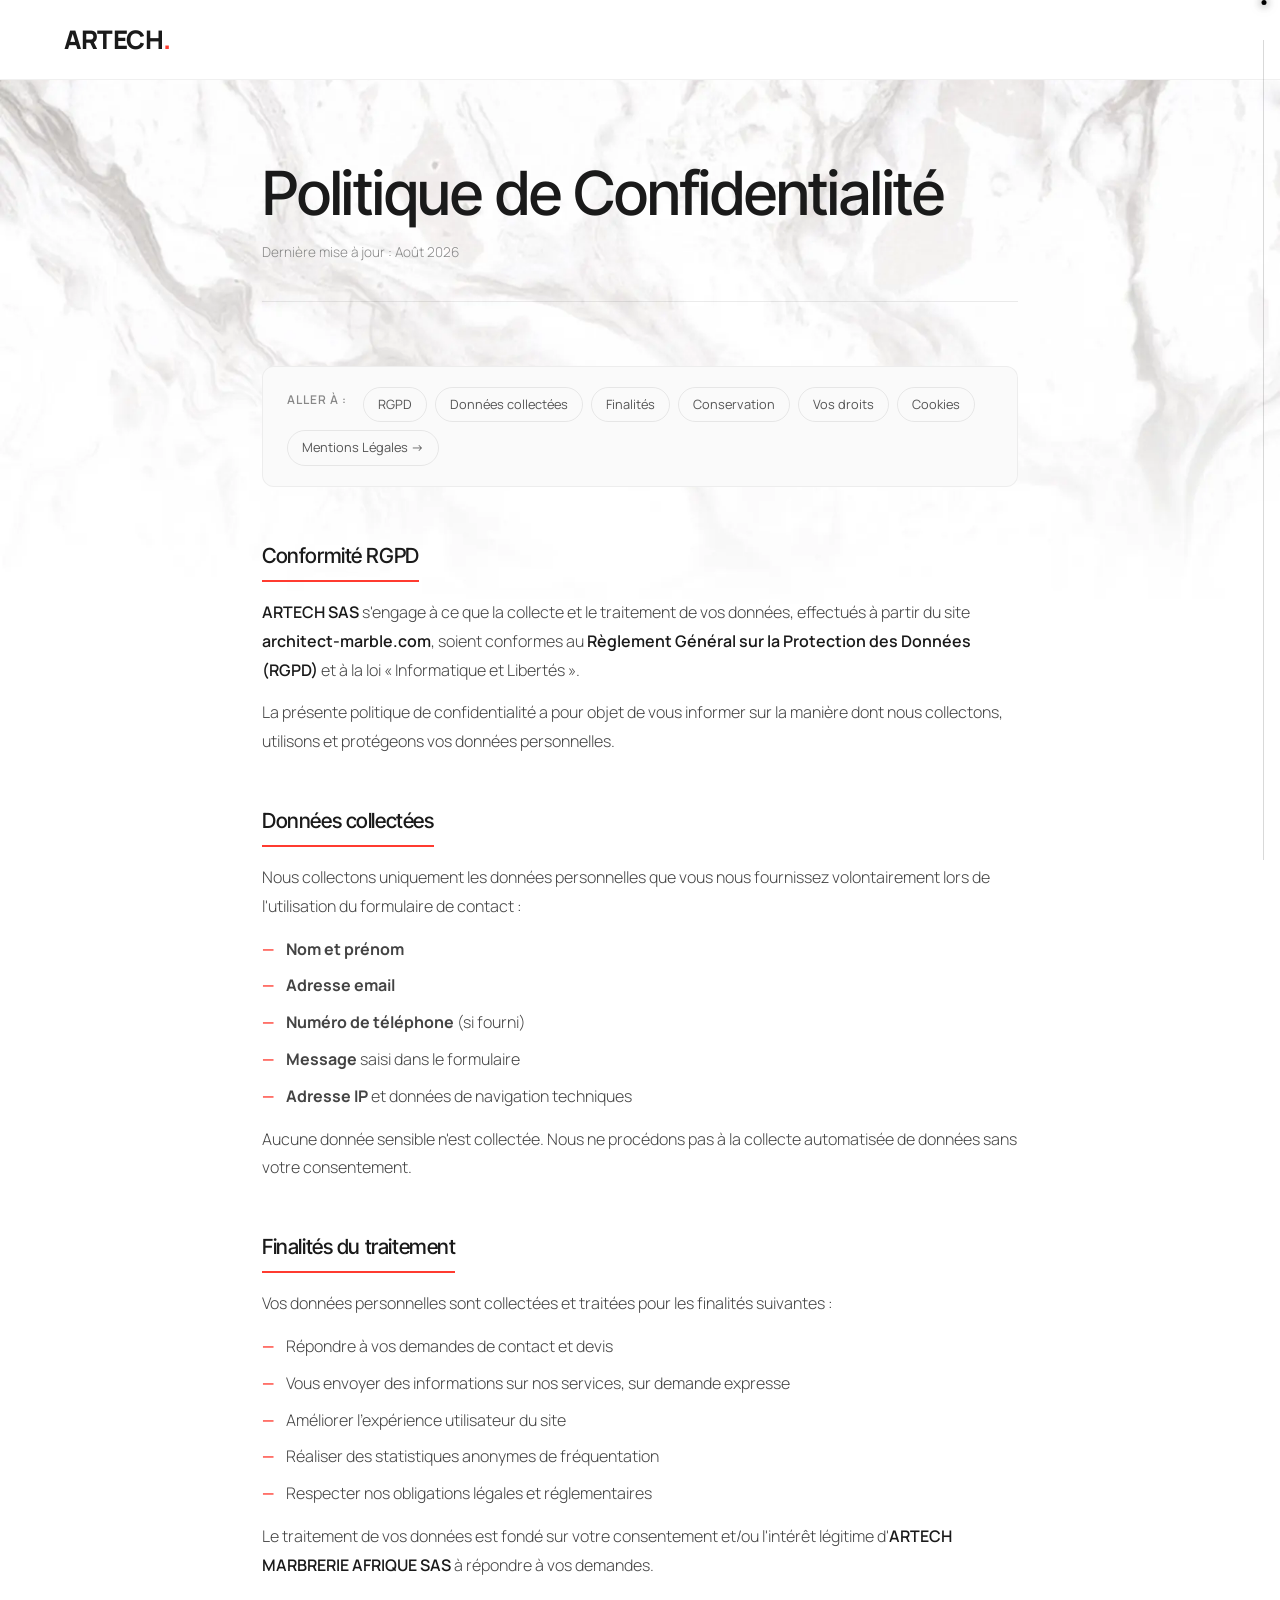
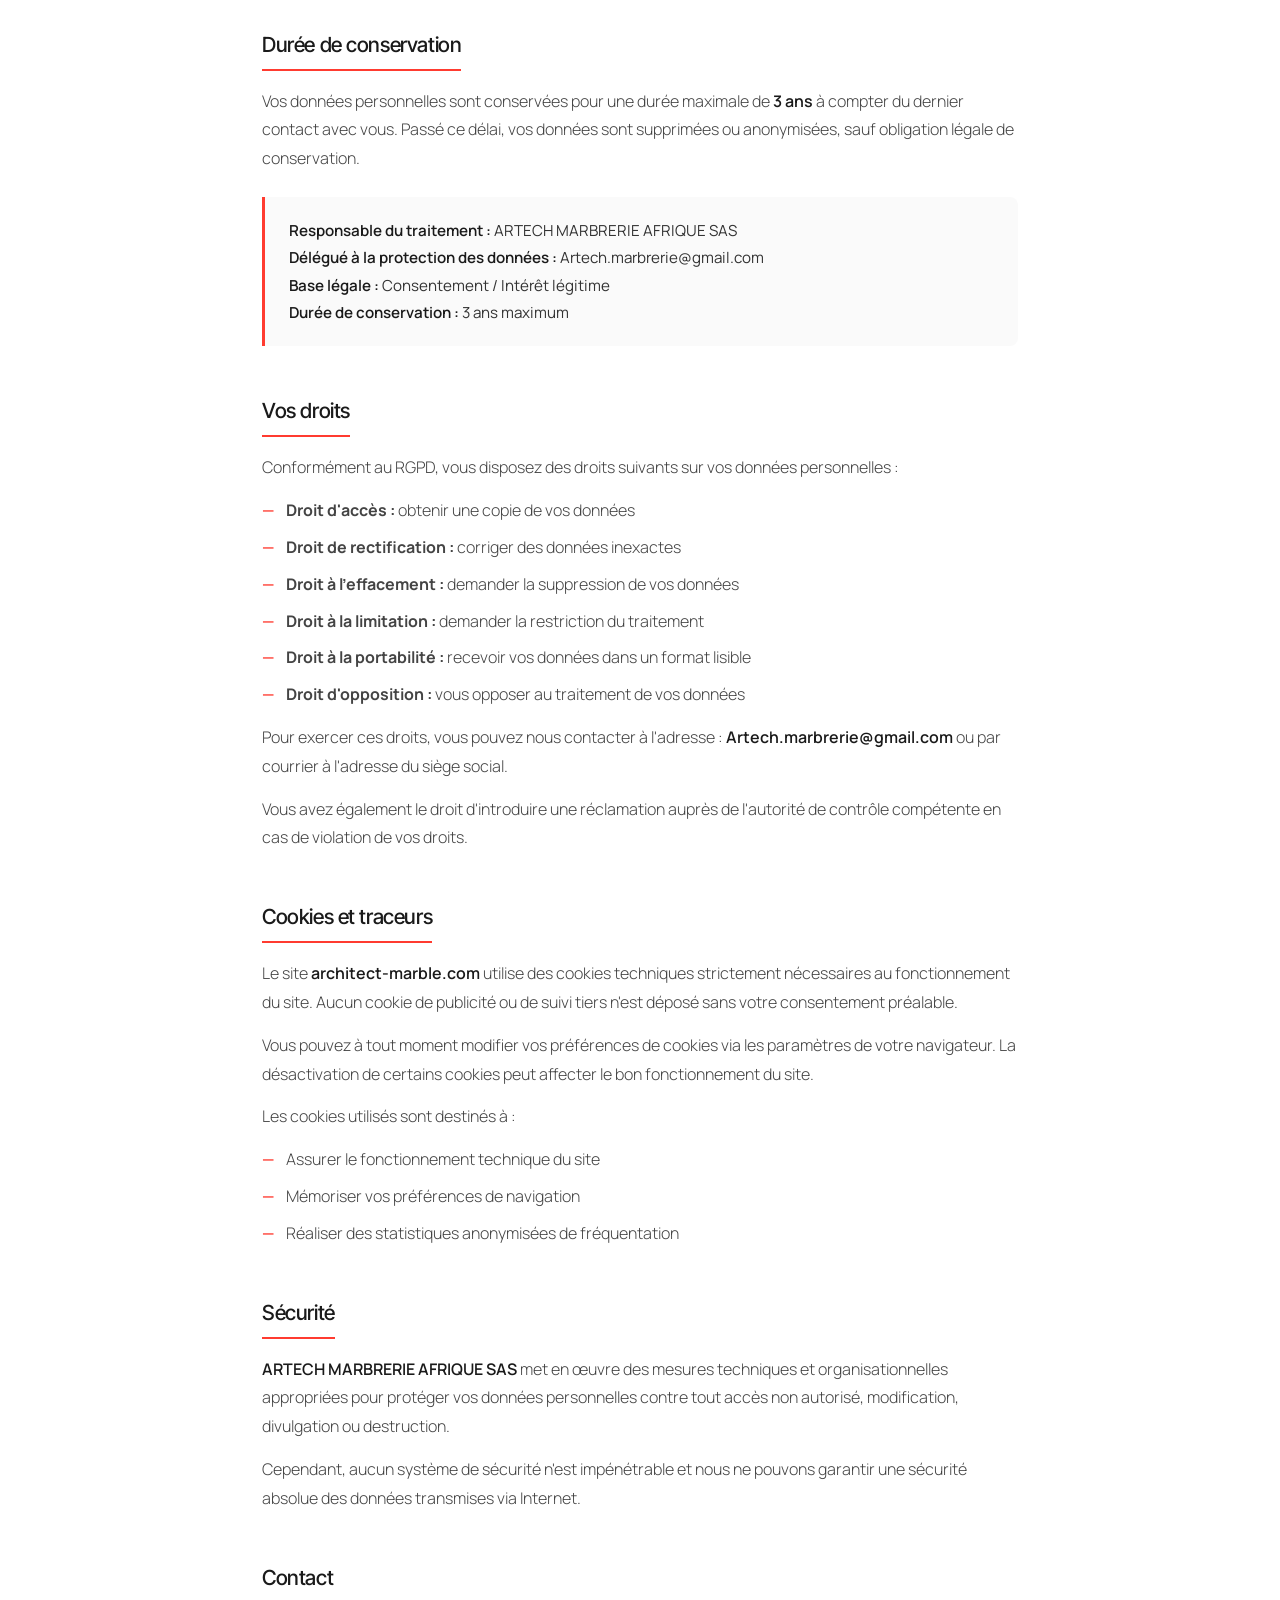
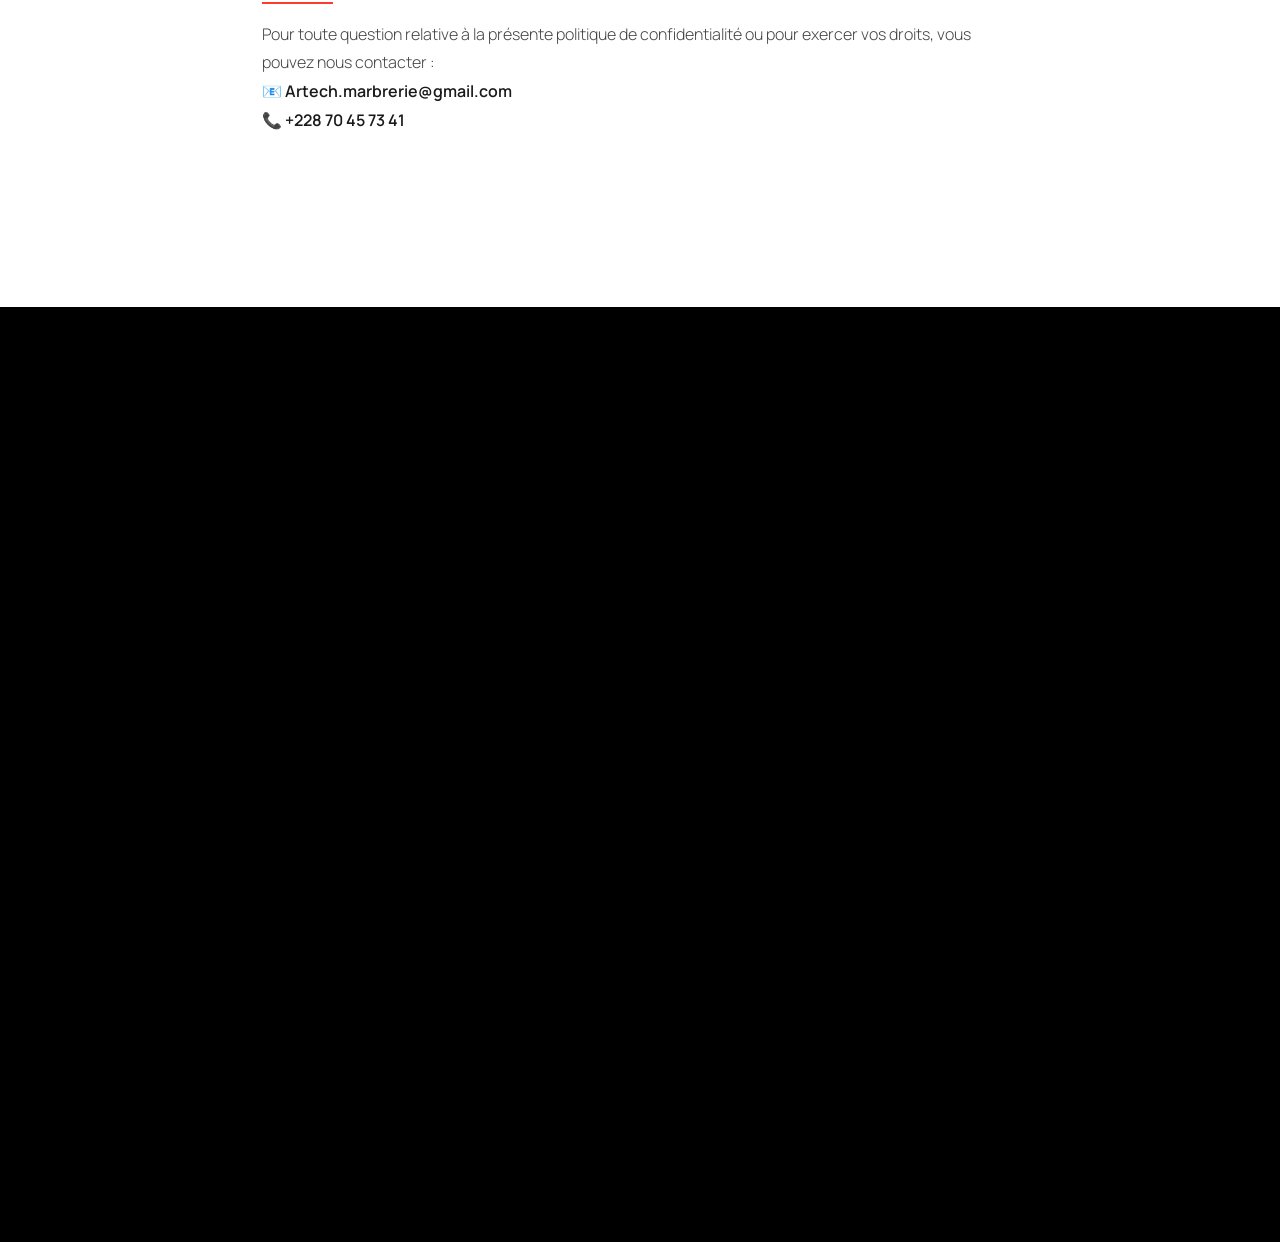
<file: confidentialite/index.html>
﻿<!DOCTYPE html>
<html lang="fr">

<head>
    <meta charset="UTF-8">
    <meta name="viewport" content="width=device-width, initial-scale=1.0">
    <title>Politique de Confidentialité — ARTECH MARBRERIE AFRIQUE</title>
    <meta name="robots" content="noindex, follow">
    <link rel="preconnect" href="https://fonts.googleapis.com">
    <link rel="preconnect" href="https://fonts.gstatic.com" crossorigin>
    <link href="https://fonts.googleapis.com/css2?family=Inter+Tight:wght@400;500&family=Manrope:wght@400;500;600;700;800&display=swap" rel="stylesheet">
        <link rel="icon" type="image/png" sizes="64x64" href="../assets/favicon-64.png">
    <link rel="apple-touch-icon" href="../assets/apple-touch-icon.png">
<link rel="stylesheet" href="../style.css">

    <style>
        body.legal-page {
            background: #fff;
            color: #1a1a1a;
            font-family: 'Manrope', sans-serif;
        }

        body.legal-page .navbar {
            background: #fff;
            border-bottom: 1px solid rgba(0, 0, 0, 0.06);
            position: sticky;
            top: 0;
            z-index: 1000;
            padding: 0 5%;
            display: flex;
            align-items: center;
            justify-content: space-between;
            height: 80px;
        }

        body.legal-page .nav-logo {
            font-size: 1.6rem;
            font-weight: 800;
            color: #1a1a1a;
            text-decoration: none;
            letter-spacing: -0.5px;
        }

        body.legal-page .nav-logo span {
            color: #ff3b30;
        }

        body.legal-page .nav-links {
            display: flex;
            align-items: center;
            gap: 40px;
            list-style: none;
            margin: 0;
            padding: 0;
        }

        body.legal-page .nav-links a {
            text-decoration: none;
            color: #555;
            font-size: 0.9rem;
            font-weight: 400;
            letter-spacing: 0.5px;
            text-transform: uppercase;
            transition: color 0.3s ease;
            position: relative;
        }

        body.legal-page .nav-links a:hover {
            color: #ff3b30;
        }

        body.legal-page .nav-links a.btn-contact {
            padding: 10px 24px;
            background: #1a1a1a;
            color: #fff !important;
            border-radius: 50px;
            font-weight: 600;
            text-transform: none;
            letter-spacing: 0;
            font-size: 0.85rem;
            transition: background 0.3s ease, transform 0.2s ease;
        }

        body.legal-page .nav-links a.btn-contact:hover {
            background: #ff3b30;
            transform: translateY(-1px);
        }

        body.legal-page .menu-toggle {
            display: none;
            flex-direction: column;
            gap: 6px;
            cursor: pointer;
            padding: 8px;
        }

        body.legal-page .menu-toggle .bar {
            width: 26px;
            height: 2px;
            background: #1a1a1a;
            transition: all 0.3s ease;
        }

        .legal-page-wrapper {
            max-width: 820px;
            margin: 0 auto;
            padding: 80px 32px 120px;
        }

        .legal-page-header {
            margin-bottom: 64px;
            padding-bottom: 40px;
            border-bottom: 1px solid rgba(0, 0, 0, 0.08);
        }

        .legal-page-header h1 {
            font-size: clamp(2.2rem, 5vw, 3.8rem);
            font-weight: 800;
            letter-spacing: -1px;
            line-height: 1.1;
            color: #1a1a1a;
            margin-bottom: 16px;
        }

        .legal-page-header .legal-updated {
            font-size: 0.85rem;
            color: #888;
            font-weight: 300;
        }

        .legal-page-nav {
            display: flex;
            flex-wrap: wrap;
            gap: 8px;
            margin-bottom: 56px;
            padding: 20px 24px;
            background: #fafafa;
            border-radius: 12px;
            border: 1px solid rgba(0, 0, 0, 0.05);
        }

        .legal-page-nav span {
            font-size: 0.75rem;
            font-weight: 600;
            text-transform: uppercase;
            letter-spacing: 1px;
            color: #888;
            margin-right: 8px;
            line-height: 2.2;
        }

        .legal-page-nav a {
            font-size: 0.8rem;
            font-weight: 400;
            color: #555;
            text-decoration: none;
            padding: 4px 14px;
            border-radius: 20px;
            border: 1px solid rgba(0, 0, 0, 0.08);
            transition: all 0.25s ease;
            line-height: 2;
            white-space: nowrap;
        }

        .legal-page-nav a:hover {
            background: #1a1a1a;
            color: #fff;
            border-color: #1a1a1a;
        }

        .legal-section {
            margin-bottom: 52px;
        }

        .legal-section h2 {
            font-size: 1.3rem;
            font-weight: 700;
            letter-spacing: -0.3px;
            color: #1a1a1a;
            margin-bottom: 16px;
            padding-bottom: 12px;
            border-bottom: 2px solid #ff3b30;
            display: inline-block;
        }

        .legal-section p {
            font-size: 1rem;
            line-height: 1.8;
            color: #444;
            margin-bottom: 14px;
            font-weight: 300;
        }

        .legal-section p strong {
            font-weight: 600;
            color: #1a1a1a;
        }

        .legal-section ul {
            list-style: none;
            padding: 0;
            margin: 14px 0;
        }

        .legal-section ul li {
            font-size: 1rem;
            line-height: 1.8;
            color: #444;
            font-weight: 300;
            padding-left: 24px;
            position: relative;
            margin-bottom: 8px;
        }

        .legal-section ul li::before {
            content: '—';
            position: absolute;
            left: 0;
            color: #ff3b30;
            font-weight: 600;
        }

        .legal-section hr {
            border: none;
            border-top: 1px solid rgba(0, 0, 0, 0.07);
            margin: 40px 0;
        }

        .legal-info-box {
            background: #fafafa;
            border-left: 3px solid #ff3b30;
            padding: 20px 24px;
            border-radius: 0 8px 8px 0;
            margin: 24px 0;
        }

        .legal-info-box p {
            margin: 0;
            font-size: 0.95rem;
            color: #333;
            font-weight: 400;
        }

        .legal-info-box strong {
            color: #1a1a1a;
        }

        @media (max-width: 768px) {
            body.legal-page .navbar {
                padding: 0 20px;
                height: 64px;
            }

            body.legal-page .nav-links {
                display: none;
            }

            body.legal-page .menu-toggle {
                display: flex;
            }

            .legal-page-wrapper {
                padding: 48px 20px 80px;
            }

            .legal-page-header {
                margin-bottom: 40px;
                padding-bottom: 28px;
            }

            .legal-page-nav {
                flex-direction: column;
                gap: 6px;
                padding: 16px 18px;
            }

            .legal-page-nav span {
                margin-bottom: 4px;
            }
        }
    </style>
</head>

<body class="legal-page">

    <nav class="navbar">
        <a href="../" class="nav-logo">ARTECH<span>.</span></a>
        <ul class="nav-links">
            <li><a href="../#hero">Accueil</a></li>
            <li><a href="../projet/">Projets</a></li>
            <li><a href="../services/">Services</a></li>
            <li><a href="../marbres/">Nos Marbres</a></li>
            <li><a href="../contact/" class="btn-contact">Contact</a></li>
        </ul>
        <div class="menu-toggle" id="mobile-menu">
            <span class="bar"></span>
            <span class="bar"></span>
        </div>
    </nav>

    <div class="legal-page-wrapper">

        <div class="legal-page-header">
            <h1>Politique de Confidentialité</h1>
            <p class="legal-updated">Dernière mise à jour : Août 2026</p>
        </div>

        <div class="legal-page-nav">
            <span>Aller à :</span>
            <a href="#rgpd">RGPD</a>
            <a href="#collecte">Données collectées</a>
            <a href="#finalite">Finalités</a>
            <a href="#conservation">Conservation</a>
            <a href="#droits">Vos droits</a>
            <a href="#cookies">Cookies</a>
            <a href="../mentions-legales/">Mentions Légales →</a>
        </div>

        <div class="legal-section" id="rgpd">
            <h2>Conformité RGPD</h2>
            <p>
                <strong>ARTECH SAS</strong> s'engage à ce que la collecte et le traitement de vos données,
                effectués à partir du site <strong>architect-marble.com</strong>, soient conformes au
                <strong>Règlement Général sur la Protection des Données (RGPD)</strong> et à la loi
                « Informatique et Libertés ».
            </p>
            <p>
                La présente politique de confidentialité a pour objet de vous informer sur la manière dont
                nous collectons, utilisons et protégeons vos données personnelles.
            </p>
        </div>

        <div class="legal-section" id="collecte">
            <h2>Données collectées</h2>
            <p>
                Nous collectons uniquement les données personnelles que vous nous fournissez volontairement
                lors de l'utilisation du formulaire de contact :
            </p>
            <ul>
                <li><strong>Nom et prénom</strong></li>
                <li><strong>Adresse email</strong></li>
                <li><strong>Numéro de téléphone</strong> (si fourni)</li>
                <li><strong>Message</strong> saisi dans le formulaire</li>
                <li><strong>Adresse IP</strong> et données de navigation techniques</li>
            </ul>
            <p>
                Aucune donnée sensible n'est collectée. Nous ne procédons pas à la collecte automatisée
                de données sans votre consentement.
            </p>
        </div>

        <div class="legal-section" id="finalite">
            <h2>Finalités du traitement</h2>
            <p>
                Vos données personnelles sont collectées et traitées pour les finalités suivantes :
            </p>
            <ul>
                <li>Répondre à vos demandes de contact et devis</li>
                <li>Vous envoyer des informations sur nos services, sur demande expresse</li>
                <li>Améliorer l'expérience utilisateur du site</li>
                <li>Réaliser des statistiques anonymes de fréquentation</li>
                <li>Respecter nos obligations légales et réglementaires</li>
            </ul>
            <p>
                Le traitement de vos données est fondé sur votre consentement et/ou l'intérêt légitime
                d'<strong>ARTECH MARBRERIE AFRIQUE SAS</strong> à répondre à vos demandes.
            </p>
        </div>

        <div class="legal-section" id="conservation">
            <h2>Durée de conservation</h2>
            <p>
                Vos données personnelles sont conservées pour une durée maximale de <strong>3 ans</strong>
                à compter du dernier contact avec vous. Passé ce délai, vos données sont supprimées
                ou anonymisées, sauf obligation légale de conservation.
            </p>
            <div class="legal-info-box">
                <p>
                    <strong>Responsable du traitement :</strong> ARTECH MARBRERIE AFRIQUE SAS<br>
                    <strong>Délégué à la protection des données :</strong> Artech.marbrerie@gmail.com<br>
                    <strong>Base légale :</strong> Consentement / Intérêt légitime<br>
                    <strong>Durée de conservation :</strong> 3 ans maximum
                </p>
            </div>
        </div>

        <div class="legal-section" id="droits">
            <h2>Vos droits</h2>
            <p>
                Conformément au RGPD, vous disposez des droits suivants sur vos données personnelles :
            </p>
            <ul>
                <li><strong>Droit d'accès :</strong> obtenir une copie de vos données</li>
                <li><strong>Droit de rectification :</strong> corriger des données inexactes</li>
                <li><strong>Droit à l'effacement :</strong> demander la suppression de vos données</li>
                <li><strong>Droit à la limitation :</strong> demander la restriction du traitement</li>
                <li><strong>Droit à la portabilité :</strong> recevoir vos données dans un format lisible</li>
                <li><strong>Droit d'opposition :</strong> vous opposer au traitement de vos données</li>
            </ul>
            <p>
                Pour exercer ces droits, vous pouvez nous contacter à l'adresse :
                <strong>Artech.marbrerie@gmail.com</strong> ou par courrier à l'adresse du siège social.
            </p>
            <p>
                Vous avez également le droit d'introduire une réclamation auprès de l'autorité de contrôle
                compétente en cas de violation de vos droits.
            </p>
        </div>

        <div class="legal-section" id="cookies">
            <h2>Cookies et traceurs</h2>
            <p>
                Le site <strong>architect-marble.com</strong> utilise des cookies techniques strictement
                nécessaires au fonctionnement du site. Aucun cookie de publicité ou de suivi tiers n'est
                déposé sans votre consentement préalable.
            </p>
            <p>
                Vous pouvez à tout moment modifier vos préférences de cookies via les paramètres de votre
                navigateur. La désactivation de certains cookies peut affecter le bon fonctionnement du site.
            </p>
            <p>
                Les cookies utilisés sont destinés à :
            </p>
            <ul>
                <li>Assurer le fonctionnement technique du site</li>
                <li>Mémoriser vos préférences de navigation</li>
                <li>Réaliser des statistiques anonymisées de fréquentation</li>
            </ul>
        </div>

        <div class="legal-section">
            <h2>Sécurité</h2>
            <p>
                <strong>ARTECH MARBRERIE AFRIQUE SAS</strong> met en œuvre des mesures techniques et organisationnelles
                appropriées pour protéger vos données personnelles contre tout accès non autorisé,
                modification, divulgation ou destruction.
            </p>
            <p>
                Cependant, aucun système de sécurité n'est impénétrable et nous ne pouvons garantir une
                sécurité absolue des données transmises via Internet.
            </p>
        </div>

        <div class="legal-section">
            <h2>Contact</h2>
            <p>
                Pour toute question relative à la présente politique de confidentialité ou pour exercer
                vos droits, vous pouvez nous contacter :<br>
                📧 <strong>Artech.marbrerie@gmail.com</strong><br>
                📞 <strong>+228 70 45 73 41</strong>
            </p>
        </div>

    </div>

    <footer class="main-footer">
        <div class="footer-marquee">
            <div class="marquee-track">
                <span>ARTECH MARBRERIE AFRIQUE</span><span>ARTECH MARBRERIE AFRIQUE</span><span>ARTECH MARBRERIE AFRIQUE</span><span>ARTECH MARBRERIE AFRIQUE</span><span>ARTECH MARBRERIE AFRIQUE</span><span>ARTECH MARBRERIE AFRIQUE</span><span>ARTECH MARBRERIE AFRIQUE</span><span>ARTECH MARBRERIE AFRIQUE</span>
            </div>
        </div>
        <div class="container">
            <div class="footer-grid">
                <div class="footer-col about">
                    <div class="footer-logo">ARTECH MARBRERIE AFRIQUE<span>.</span></div>
                    <p>L'excellence de la pierre naturelle et du marbre au service de l'architecture moderne depuis 20 ans.</p>
                </div>
                <div class="footer-col contact-info">
                    <h4>NOUS CONTACTER</h4>
                    <p><strong>Tel :</strong> <a href="tel:+22870457341">+228 70 45 73 41</a></p>
                    <p><strong>Email :</strong> <a href="mailto:Artech.marbrerie@gmail.com">Artech.marbrerie@gmail.com</a></p>
                    <p><strong>Adresse :</strong> Rue des Filaos 03, non loin de pharmacie Justine<br>Tokoin Habitat - 08 BP 81735<br>Lomé - Togo</p>
                    <div class="footer-social-icons">
                        <a href="#" target="_blank" aria-label="Instagram">
                            <svg viewBox="0 0 24 24" width="24" height="24" fill="currentColor">
                                <path d="M12 2.163c3.204 0 3.584.012 4.85.07 3.252.148 4.771 1.691 4.919 4.919.058 1.265.069 1.645.069 4.849 0 3.205-.012 3.584-.069 4.849-.149 3.225-1.664 4.771-4.919 4.919-1.266.058-1.644.07-4.85.07-3.204 0-3.584-.012-4.849-.07-3.26-.149-4.771-1.699-4.919-4.92-.058-1.265-.07-1.644-.07-4.849 0-3.204.013-3.583.07-4.849.149-3.227 1.664-4.771 4.919-4.919 1.266-.057 1.645-.069 4.849-.069zm0-2.163c-3.259 0-3.667.014-4.947.072-4.358.2-6.78 2.618-6.98 6.98-.059 1.281-.073 1.689-.073 4.948 0 3.259.014 3.668.072 4.948.2 4.358 2.618 6.78 6.98 6.98 1.281.058 1.689.072 4.948.072 3.259 0 3.668-.014 4.948-.072 4.354-.2 6.782-2.618 6.979-6.98.059-1.28.073-1.689.073-4.948 0-3.259-.014-3.667-.072-4.947-.196-4.354-2.617-6.78-6.979-6.98-1.281-.059-1.69-.073-4.949-.073zm0 5.838c-3.403 0-6.162 2.759-6.162 6.162s2.759 6.163 6.162 6.163 6.162-2.759 6.162-6.163c0-3.403-2.759-6.162-6.162-6.162zm0 10.162c-2.209 0-4-1.79-4-4 0-2.209 1.791-4 4-4s4 1.791 4 4c0 2.21-1.791 4-4 4zm6.406-11.845c-.796 0-1.441.645-1.441 1.44s.645 1.441 1.441 1.441c.795 0 1.439-.645 1.439-1.441s-.644-1.44-1.439-1.44z" />
                            </svg>
                        </a>
                        <a href="#" target="_blank" rel="noopener" aria-label="TikTok">
                            <svg viewBox="0 0 24 24" width="24" height="24" fill="currentColor">
                                <path d="M12.525.02c1.31-.02 2.61-.01 3.91-.02.08 1.53.63 3.09 1.75 4.17 1.12 1.11 2.7 1.62 4.24 1.79v4.03c-1.44-.05-2.89-.35-4.2-.97-.57-.26-1.1-.59-1.62-.93-.01 2.92.01 5.84-.02 8.75-.08 1.4-.54 2.79-1.35 3.94-1.31 1.92-3.58 3.17-5.91 3.21-1.43.08-2.86-.31-4.08-1.03-2.02-1.19-3.44-3.37-3.65-5.71-.02-.5-.03-1-.01-1.49.18-1.9 1.12-3.72 2.58-4.96 1.66-1.44 3.98-2.13 6.15-1.72.02 1.48-.04 2.96-.04 4.44-.99-.32-2.15-.23-3.02.37-.63.41-1.11 1.04-1.36 1.75-.21.51-.15 1.07-.14 1.61.24 1.64 1.82 3.02 3.5 2.87 1.12-.01 2.19-.66 2.77-1.61.19-.33.4-.67.41-1.06.1-1.79.06-3.57.07-5.36.01-4.03-.01-8.05.02-12.07z" />
                            </svg>
                        </a>
                        <a href="mailto:Artech.marbrerie@gmail.com" aria-label="Email">
                            <svg viewBox="0 0 24 24" width="24" height="24" fill="currentColor">
                                <path d="M20 4H4c-1.1 0-2 .9-2 2v12c0 1.1.9 2 2 2h16c1.1 0 2-.9 2-2V6c0-1.1-.9-2-2-2zm0 4-8 5-8-5V6l8 5 8-5v2z" />
                            </svg>
                        </a>
                    </div>
                </div>
                <div class="footer-col links">
                    <h4>NAVIGATION</h4>
                    <ul>
                        <li><a href="../services/">Services</a></li>
                        <li><a href="../marbres/">Nos Marbres</a></li>
                        <li><a href="../contact/">Contact</a></li>
                        <li><a href="../#faq">FAQ</a></li>
                        <li><a href="tel:+22870457341">Appelez maintenant</a></li>
                    </ul>
                </div>
            </div>
        </div>
        <div class="footer-bottom">
            <p>&copy; 2026 ARCHITECT MARBLE. Tous droits réservés.</p>
            <div class="footer-legal">
                <a href="../mentions-legales/">Mentions Légales</a>
                <a href="../confidentialite/">Politique de Confidentialité</a>
            </div>
        </div>
    </footer>

    <script src="../data.js"></script>
    <script src="../script.js"></script>
</body>

</html>
</file>
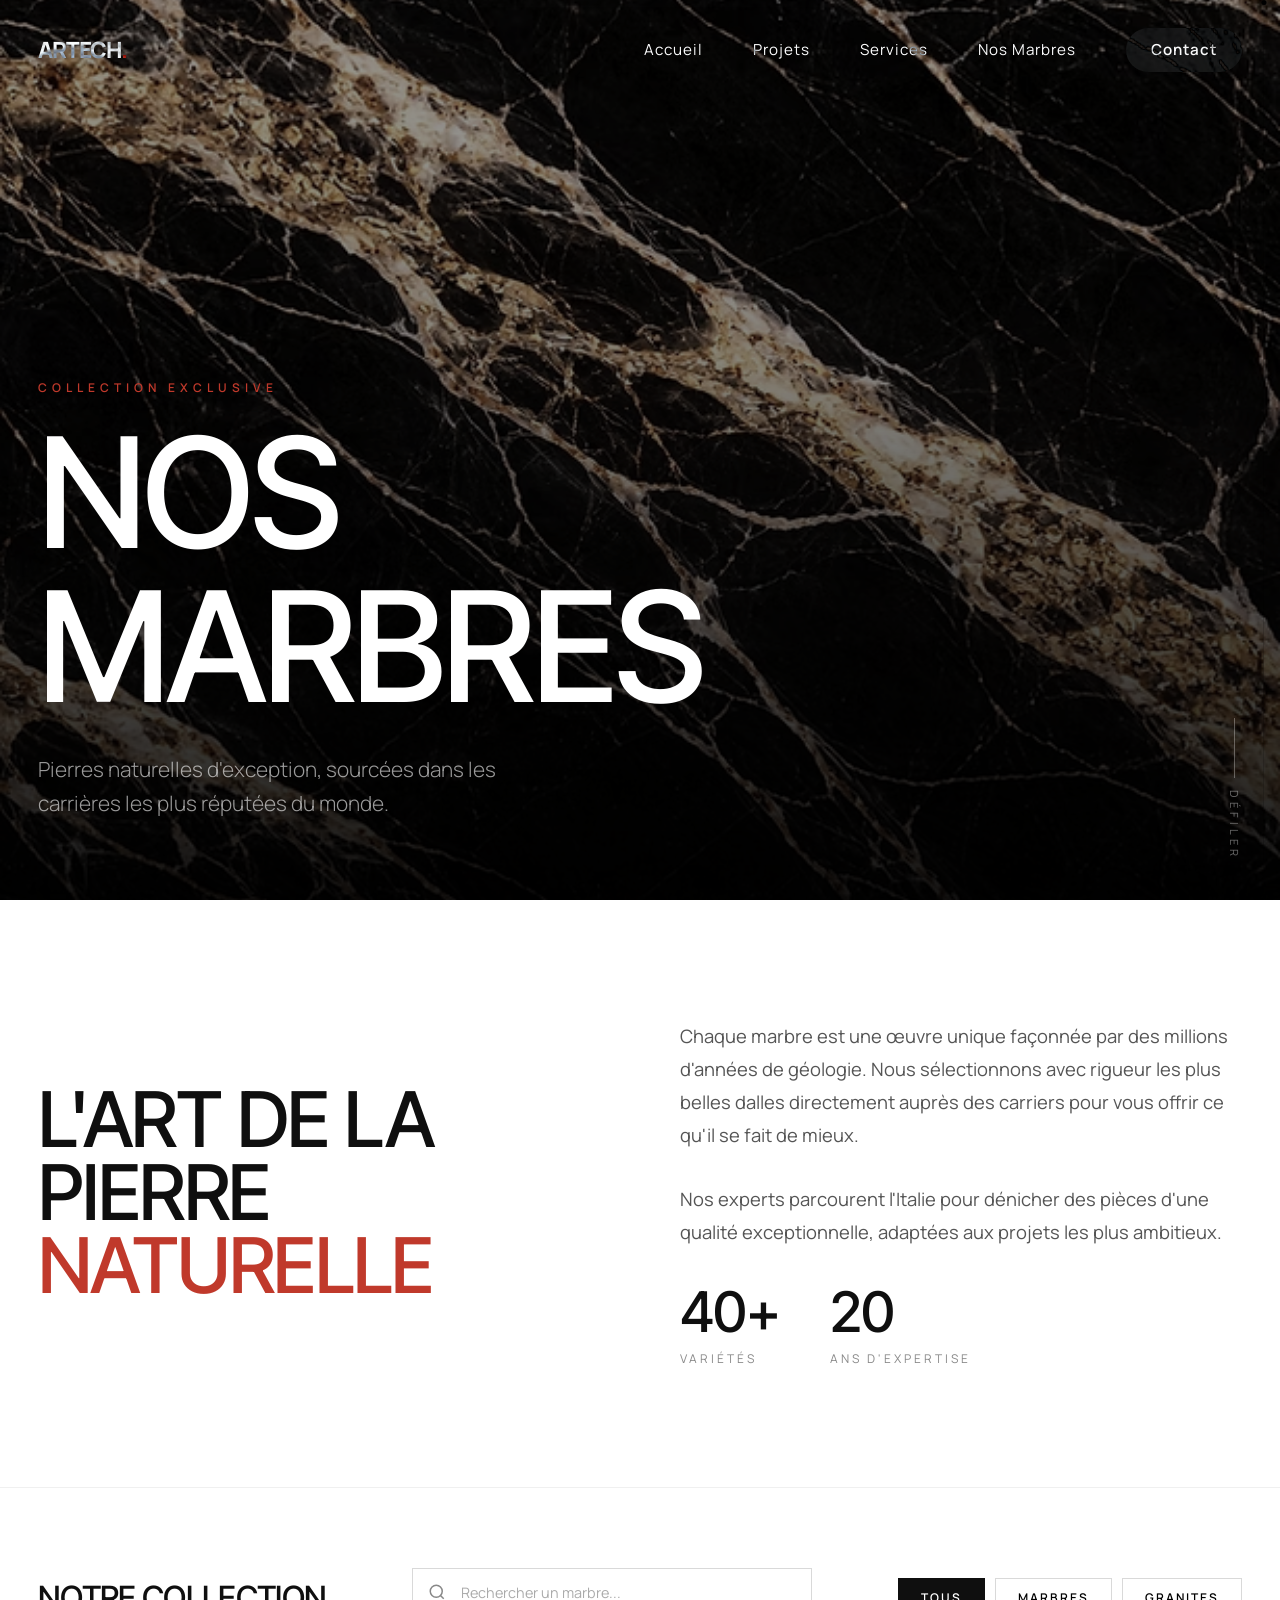
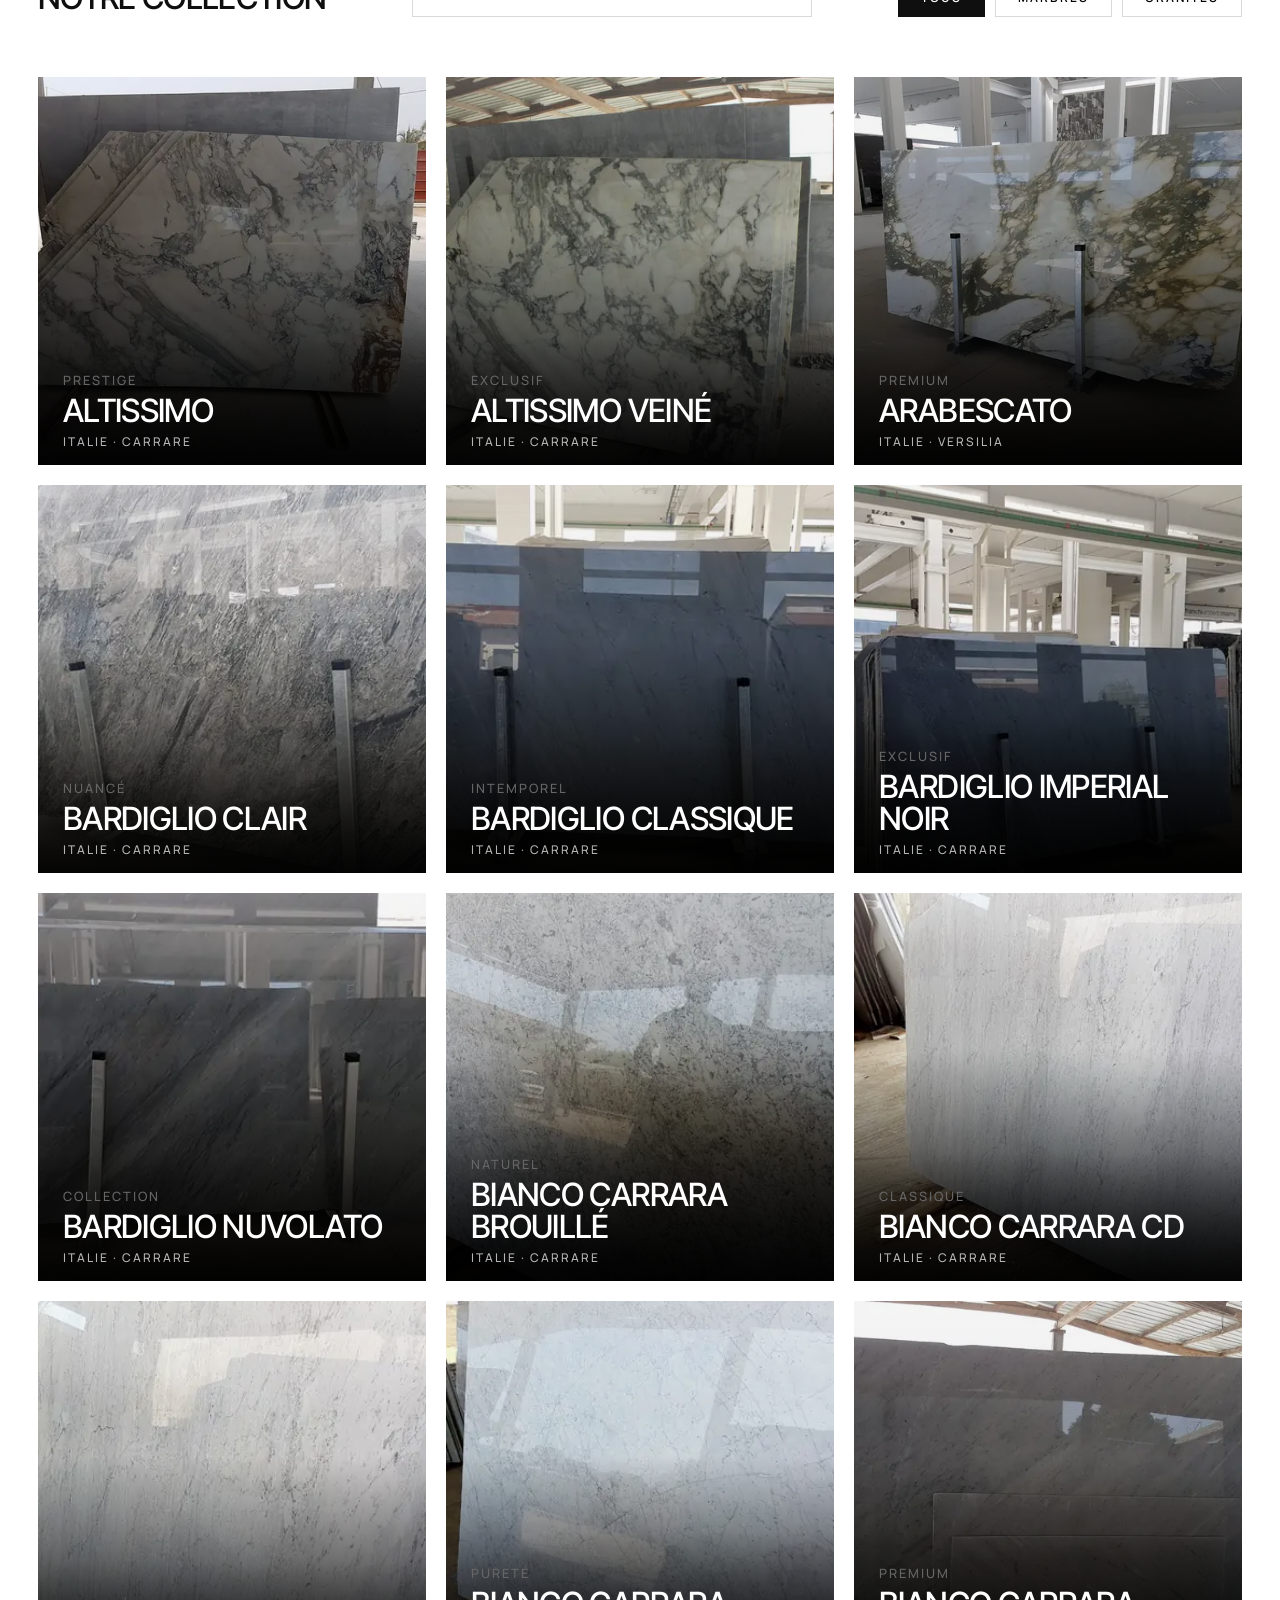
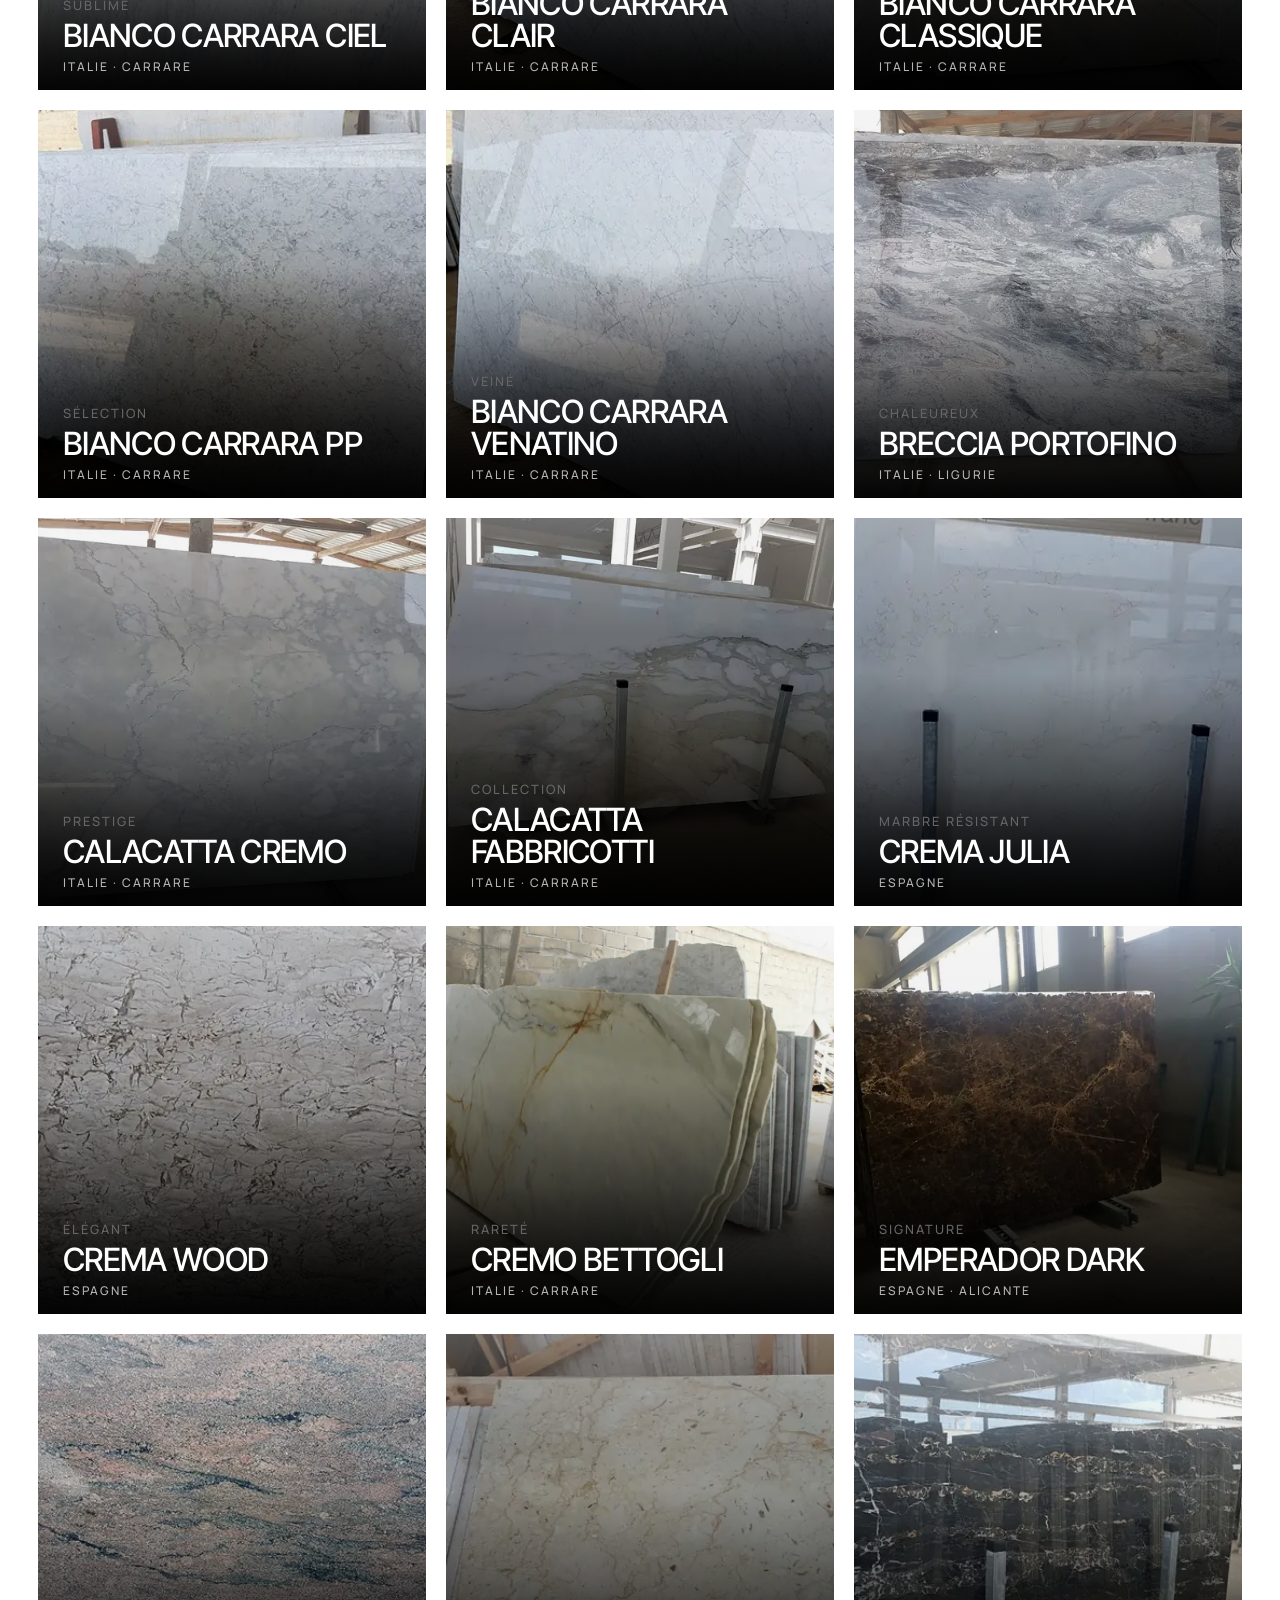
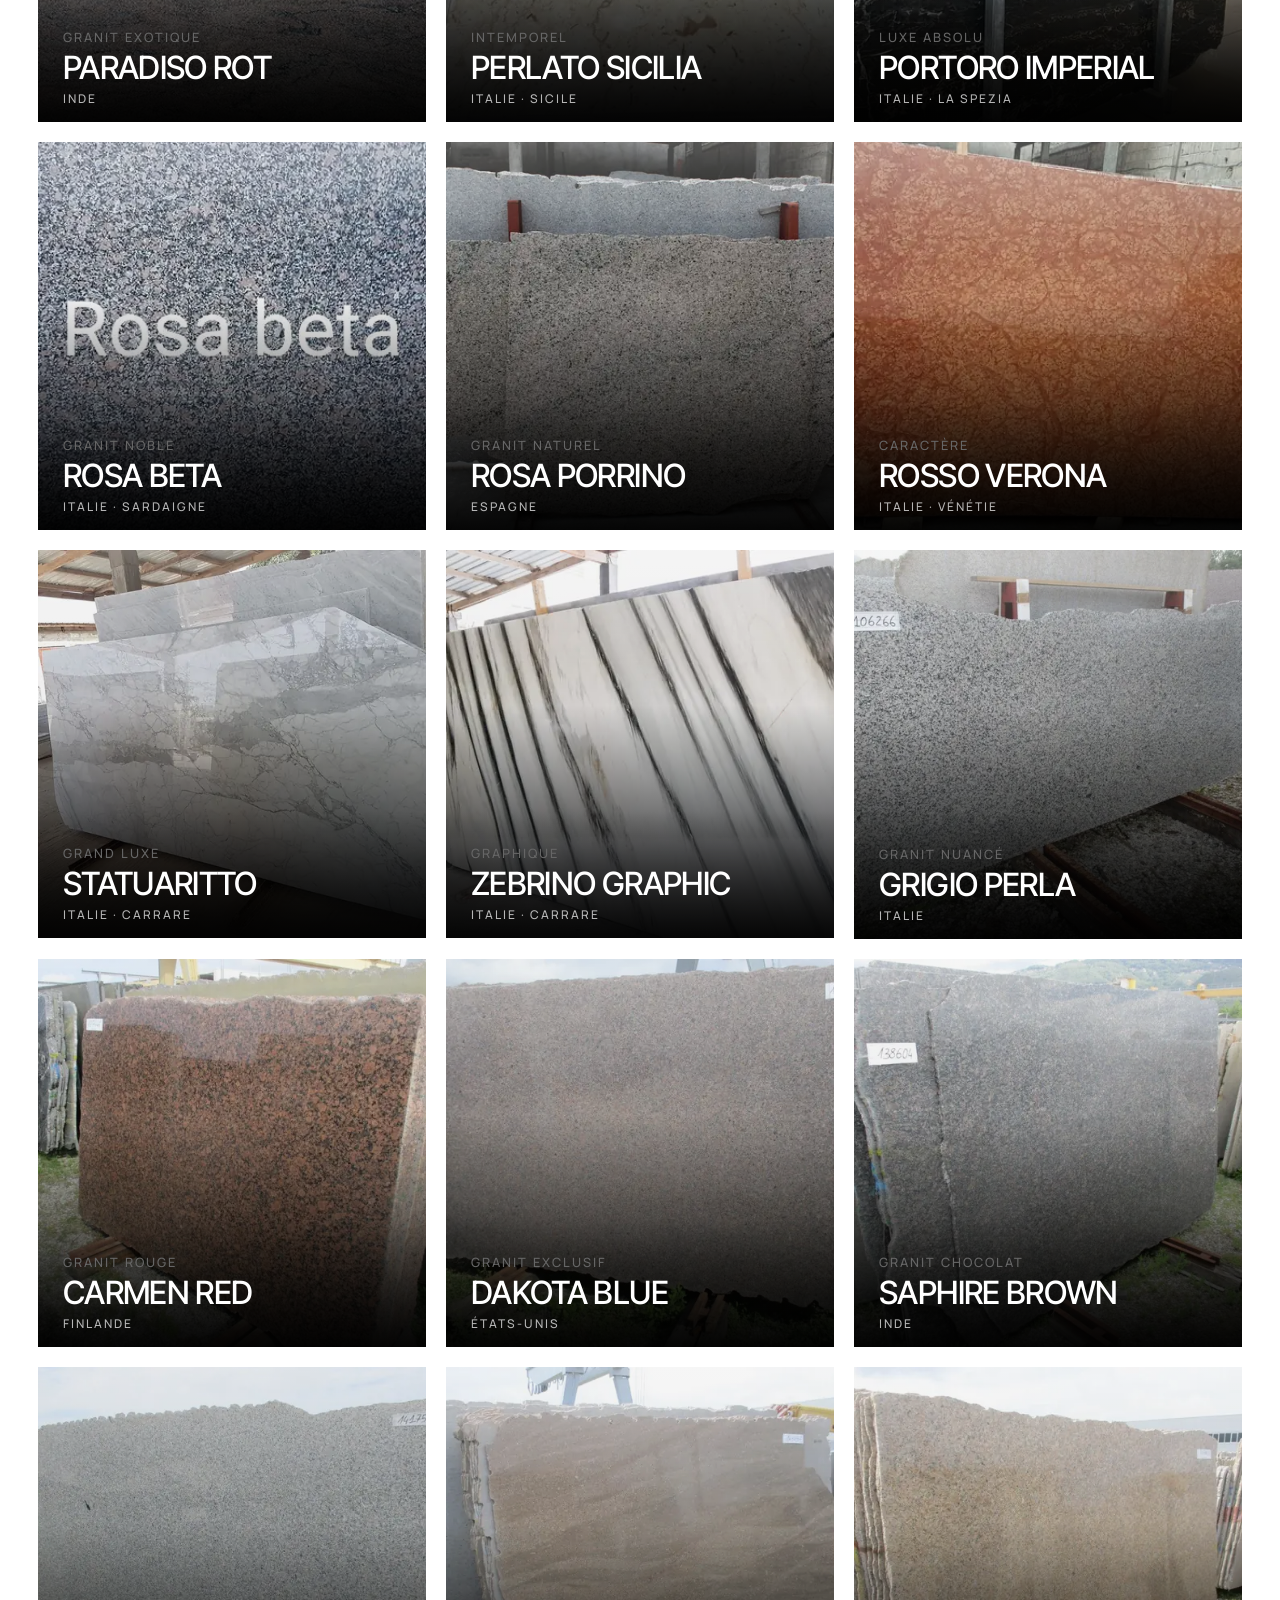
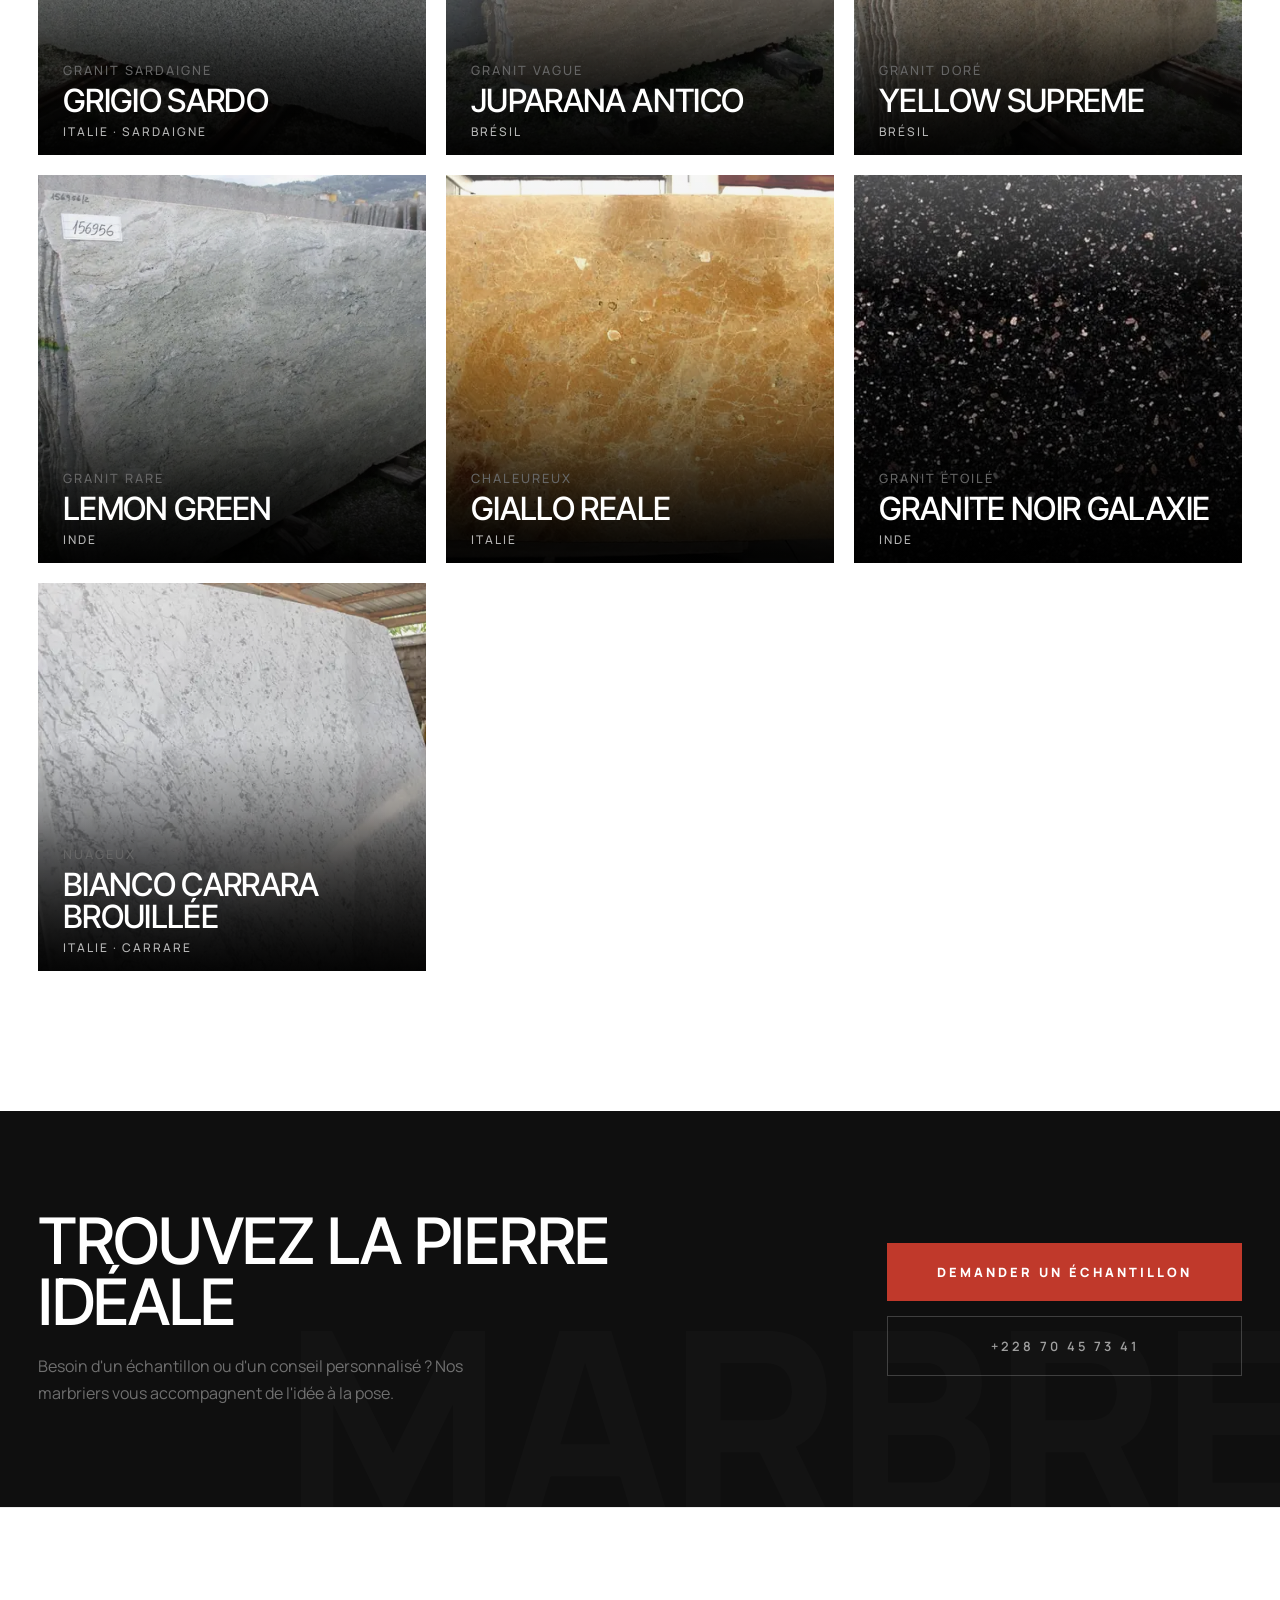
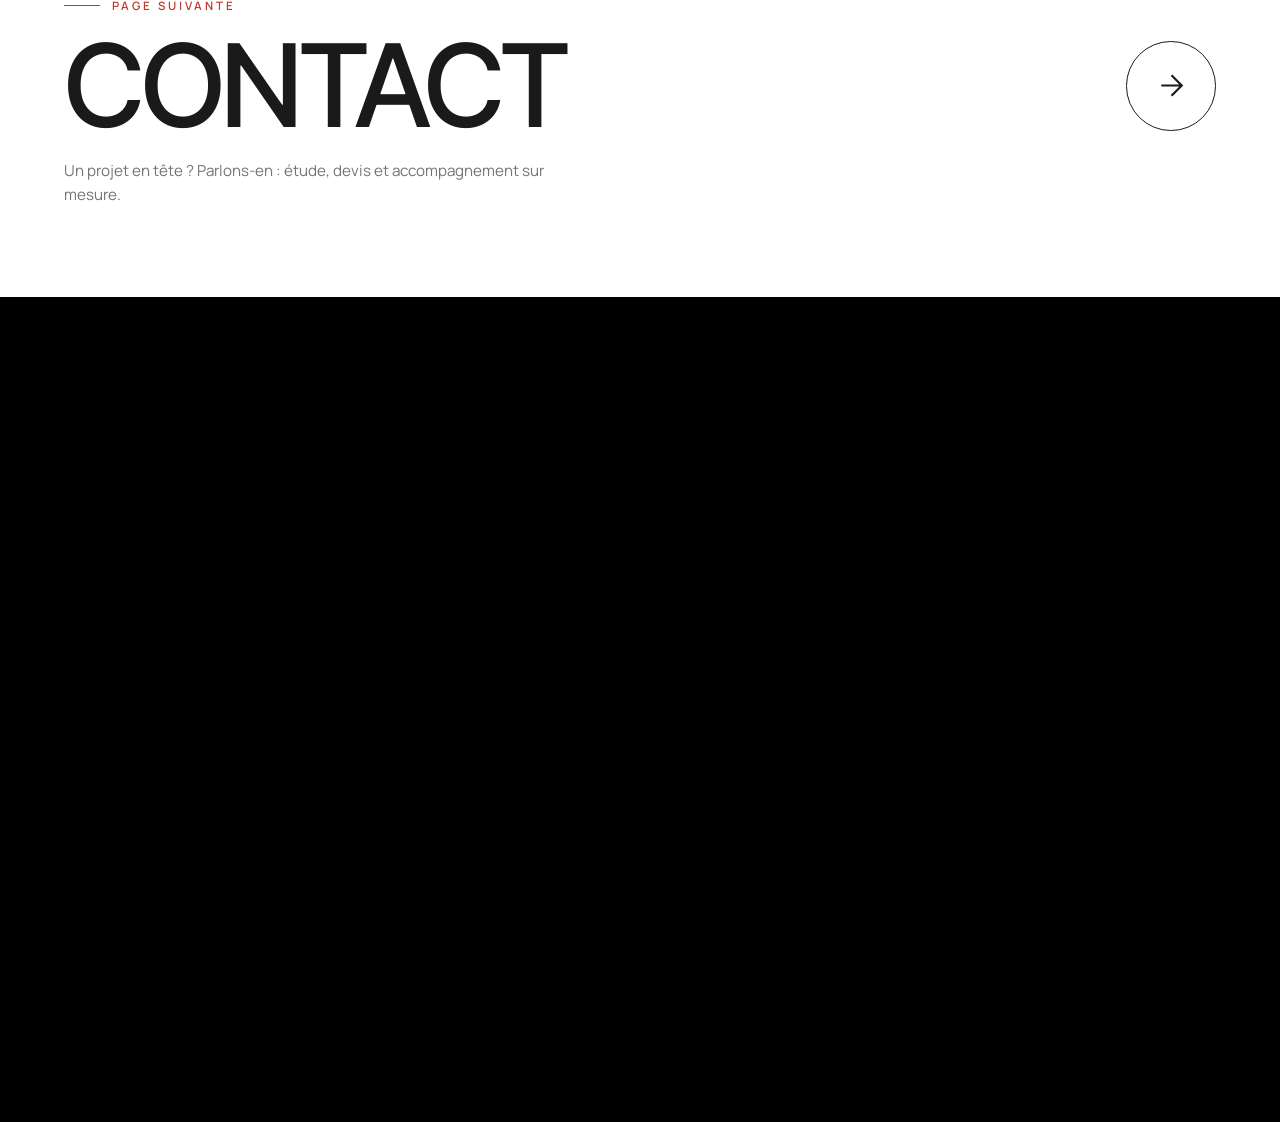
<file: marbres/index.html>
﻿<!DOCTYPE html>
<html lang="fr">

<head>
    <meta charset="UTF-8">
    <meta name="viewport" content="width=device-width, initial-scale=1.0">
    <title>Nos Marbres — ARTECH MARBRERIE AFRIQUE</title>
    <meta name="description"
        content="Découvrez notre collection exclusive de marbres et pierres naturelles d'exception. Sélectionnés aux quatre coins du monde pour sublimer vos projets.">

    <!-- Google Fonts -->
    <link rel="preconnect" href="https://fonts.googleapis.com">
    <link rel="preconnect" href="https://fonts.gstatic.com" crossorigin>
    <link href="https://fonts.googleapis.com/css2?family=Inter+Tight:wght@400;500&family=Manrope:wght@400;500;600;700;800&display=swap" rel="stylesheet">

    <!-- Stylesheet -->
        <link rel="icon" type="image/png" sizes="64x64" href="../assets/favicon-64.png">
    <link rel="apple-touch-icon" href="../assets/apple-touch-icon.png">
<link rel="stylesheet" href="../style.css">



    <style>
        *,
        *::before,
        *::after {
            margin: 0;
            padding: 0;
            box-sizing: border-box;
        }

        :root {
            --black: #0f0f0f;
            --white: #f5f5f0;
            --red: #c0392b;
            --gray: #888;
            --light-gray: #f0f0f0;
            --transition: cubic-bezier(0.2, 0.8, 0.2, 1);
        }

        body::before {
            content: '';
            position: fixed;
            inset: 0;
            background-image: url('../bg/1.webp');
            background-size: cover;
            background-position: center;
            z-index: -1;
            pointer-events: none;
            will-change: transform;
        }

        body {
            font-family: 'Manrope', sans-serif;
            background-color: var(--bg-dark);
            color: var(--black);
            overflow-x: clip;
        }

        /* ===== NAVBAR ===== */
        .navbar {
            position: fixed;
            top: 0;
            left: 0;
            right: 0;
            z-index: 100;
            display: flex;
            align-items: center;
            justify-content: space-between;
            padding: 28px 1cm;
            mix-blend-mode: difference;
        }

        .nav-logo {
            font-size: 1.4rem;
            font-weight: 900;
            letter-spacing: -1px;
            color: #fff;
            text-decoration: none;
            text-transform: uppercase;
        }

        .nav-logo span {
            color: var(--red);
        }

        .nav-back {
            color: #fff;
            text-decoration: none;
            font-size: 0.8rem;
            font-weight: 600;
            letter-spacing: 3px;
            text-transform: uppercase;
            display: flex;
            align-items: center;
            gap: 10px;
            transition: gap 0.3s var(--transition);
        }

        .nav-back:hover {
            gap: 16px;
        }

        .nav-back svg {
            width: 18px;
            height: 18px;
        }

        /* ===== HERO ===== */
        .hero {
            height: 100vh;
            position: relative;
            display: flex;
            align-items: flex-end;
            overflow: hidden;
            background: var(--black);
        }

        .hero-bg {
            position: absolute;
            inset: 0;
            background: url('../produit/1.avif') center/cover no-repeat;
            filter: grayscale(0.4) brightness(0.6);
            transform: scale(1.2);
            animation: heroZoomOut 2.2s cubic-bezier(0.165, 0.84, 0.44, 1) forwards;
        }

        @keyframes heroZoomOut {
            from {
                transform: scale(1.2);
            }

            to {
                transform: scale(1.0);
            }
        }

        .hero-overlay {
            position: absolute;
            inset: 0;
            background: linear-gradient(to top, rgba(0, 0, 0, 0.85) 0%, rgba(0, 0, 0, 0.1) 60%, transparent 100%);
        }

        .hero-content {
            position: relative;
            z-index: 2;
            padding: 80px 1cm;
            width: 100%;
        }

        .hero-label {
            font-size: 0.75rem;
            letter-spacing: 5px;
            text-transform: uppercase;
            color: var(--red);
            font-weight: 600;
            margin-bottom: 20px;
            display: block;
        }

        .hero-title {
            font-size: clamp(4rem, 12vw, 11rem);
            font-weight: 900;
            color: #fff;
            line-height: 0.9;
            letter-spacing: -4px;
            text-transform: uppercase;
            margin-bottom: 30px;
        }

        .hero-subtitle {
            font-size: clamp(1rem, 2vw, 1.3rem);
            color: rgba(255, 255, 255, 0.6);
            max-width: 500px;
            line-height: 1.6;
            font-weight: 300;
        }

        .hero-scroll {
            position: absolute;
            bottom: 40px;
            right: 1cm;
            writing-mode: vertical-rl;
            font-size: 0.7rem;
            letter-spacing: 4px;
            color: rgba(255, 255, 255, 0.4);
            text-transform: uppercase;
            display: flex;
            align-items: center;
            gap: 12px;
        }

        .hero-scroll::before {
            content: '';
            width: 1px;
            height: 60px;
            background: rgba(255, 255, 255, 0.3);
            animation: scroll-line 2s ease-in-out infinite;
        }

        @keyframes scroll-line {

            0%,
            100% {
                opacity: 0.3;
                transform: scaleY(1);
            }

            50% {
                opacity: 1;
                transform: scaleY(0.5);
            }
        }

        /* ===== INTRO ===== */
        .intro {
            padding: 120px 1cm;
            display: grid;
            grid-template-columns: 1fr 1fr;
            gap: 80px;
            align-items: center;
            border-bottom: 1px solid rgba(0, 0, 0, 0.06);
        }

        .intro-title {
            font-size: clamp(2.5rem, 6vw, 5rem);
            font-weight: 900;
            line-height: 0.95;
            letter-spacing: -3px;
            text-transform: uppercase;
        }

        .intro-title em {
            font-style: normal;
            color: var(--red);
        }

        .intro-body {
            display: flex;
            flex-direction: column;
            gap: 30px;
        }

        .intro-body p {
            font-size: clamp(0.95rem, 1.5vw, 1.15rem);
            color: #555;
            line-height: 1.8;
        }

        .intro-stat {
            display: flex;
            gap: 50px;
        }

        .stat-item {
            display: flex;
            flex-direction: column;
            gap: 4px;
        }

        .stat-num {
            font-size: clamp(2.5rem, 5vw, 3.5rem);
            font-weight: 900;
            letter-spacing: -2px;
            color: var(--black);
            position: relative;
            display: inline-block;
            overflow: hidden;
            height: 1.2em;
            vertical-align: middle;
            white-space: nowrap;
        }

        .stat-label {
            font-size: 0.75rem;
            letter-spacing: 3px;
            text-transform: uppercase;
            color: var(--gray);
        }

        .stat-text-top,
        .stat-text-bottom {
            display: block;
            transition: transform 0.5s cubic-bezier(0.2, 0.8, 0.2, 1), opacity 0.5s ease, filter 0.5s ease;
            will-change: transform;
            line-height: 1.2;
        }

        .stat-text-top {
            transform: translateY(0);
        }

        .stat-text-bottom {
            position: absolute;
            top: 0;
            left: 0;
            right: 0;
            transform: translateY(100%);
            opacity: 0;
            filter: blur(4px);
            visibility: hidden;
        }

        .intro-stat.is-animated .stat-text-top {
            transform: translateY(-100%);
            opacity: 0;
            filter: blur(4px);
            visibility: hidden;
        }

        .intro-stat.is-animated .stat-text-bottom {
            transform: translateY(0);
            opacity: 1;
            filter: blur(0);
            visibility: visible;
        }

        /* ===== COLLECTION GRID ===== */
        .collection {
            padding: 0 1cm 120px 1cm;
        }

        .collection-header {
            padding: 80px 0 60px 0;
            display: flex;
            align-items: flex-end;
            justify-content: space-between;
            flex-wrap: wrap;
            gap: 20px;
        }

        .section-title {
            font-size: clamp(1.5rem, 3vw, 2rem);
            font-weight: 800;
            text-transform: uppercase;
            letter-spacing: -1px;
        }

        .search-panel {
            position: relative;
            width: 100%;
            max-width: 400px;
            flex: 1 1 300px;
        }

        .search-input-wrapper {
            position: relative;
            display: flex;
            align-items: center;
        }

        .search-icon {
            position: absolute;
            left: 16px;
            color: var(--gray);
            pointer-events: none;
            z-index: 2;
        }

        .search-input {
            width: 100%;
            padding: 14px 44px 14px 48px;
            border: 1px solid rgba(0, 0, 0, 0.15);
            background: transparent;
            font-family: 'Manrope', sans-serif;
            font-size: 0.9rem;
            font-weight: 400;
            color: var(--black);
            transition: all 0.3s var(--transition);
            border-radius: 0;
        }

        .search-input:focus {
            outline: none;
            border-color: var(--black);
            background: rgba(0, 0, 0, 0.02);
        }

        .search-input::placeholder {
            color: var(--gray);
            opacity: 0.7;
        }

        .search-clear {
            position: absolute;
            right: 12px;
            background: transparent;
            border: none;
            color: var(--gray);
            font-size: 1.4rem;
            cursor: pointer;
            display: none;
            align-items: center;
            justify-content: center;
            padding: 4px 8px;
            line-height: 1;
            transition: color 0.3s ease;
        }

        .search-clear.visible {
            display: flex;
        }

        .search-clear:hover {
            color: var(--black);
        }

        .search-suggestions {
            position: absolute;
            top: calc(100% + 4px);
            left: 0;
            right: 0;
            background: #fff;
            border: 1px solid rgba(0, 0, 0, 0.1);
            border-top: none;
            max-height: 280px;
            overflow-y: auto;
            z-index: 50;
            display: none;
            box-shadow: 0 20px 40px rgba(0, 0, 0, 0.08);
        }

        .search-suggestions.active {
            display: block;
        }

        .search-suggestion-item {
            padding: 14px 16px;
            cursor: pointer;
            border-bottom: 1px solid rgba(0, 0, 0, 0.05);
            transition: background 0.2s ease;
        }

        .search-suggestion-item:last-child {
            border-bottom: none;
        }

        .search-suggestion-item:hover,
        .search-suggestion-item.active {
            background: rgba(0, 0, 0, 0.03);
        }

        .search-suggestion-name {
            font-weight: 700;
            color: var(--black);
            font-size: 0.9rem;
            text-transform: uppercase;
            letter-spacing: -0.3px;
            margin-bottom: 2px;
        }

        .search-suggestion-meta {
            font-size: 0.75rem;
            color: var(--gray);
            letter-spacing: 1px;
            text-transform: uppercase;
        }

        .search-no-result {
            padding: 20px 16px;
            color: var(--gray);
            font-size: 0.85rem;
            text-align: center;
        }

        .filter-tabs {
            display: flex;
            gap: 10px;
        }

        .filter-tab {
            padding: 10px 22px;
            border: 1px solid rgba(0, 0, 0, 0.15);
            background: transparent;
            font-family: 'Manrope', sans-serif;
            font-size: 0.75rem;
            font-weight: 600;
            letter-spacing: 2px;
            text-transform: uppercase;
            cursor: pointer;
            transition: all 0.3s var(--transition);
            border-radius: 0;
        }

        .filter-tab:hover,
        .filter-tab.active {
            background: var(--black);
            color: #fff;
            border-color: var(--black);
        }

        /* Collection grid */
        .marbre-grid {
            display: grid;
            grid-template-columns: repeat(3, 1fr);
            gap: 20px;
            margin-bottom: 20px;
        }

        .marbre-card {
            position: relative !important;
            overflow: hidden !important;
            cursor: pointer;
            background: var(--black);
            aspect-ratio: 1/1 !important;
            border-radius: 0 !important;
            opacity: 1 !important;
            transform: translateY(0) !important;
            transition: opacity 0.7s cubic-bezier(0.2, 0.8, 0.2, 1), transform 0.7s cubic-bezier(0.2, 0.8, 0.2, 1);
        }

        .marbre-img-wrap {
            position: absolute !important;
            top: 0 !important;
            left: 0 !important;
            right: 0 !important;
            bottom: 0 !important;
            width: 100% !important;
            height: 100% !important;
            aspect-ratio: 1/1 !important;
            overflow: hidden !important;
            z-index: 1 !important;
        }

        .marbre-card.is-revealed {
            opacity: 1 !important;
            transform: translateY(0) !important;
        }

        .marbre-card img,
        .marbre-img-wrap img {
            width: 100% !important;
            height: 100% !important;
            object-fit: cover !important;
            display: block !important;
            opacity: 1 !important;
            transition: transform 0.9s var(--transition), filter 0.6s ease;
            filter: grayscale(0.1) brightness(0.95);
        }

        .marbre-card:hover img {
            transform: scale(1.06);
            filter: grayscale(0) brightness(1);
        }

        .marbre-card::before {
            content: '';
            position: absolute;
            inset: 0;
            background: linear-gradient(to top, rgba(0, 0, 0, 0.92) 0%, rgba(0, 0, 0, 0.5) 30%, transparent 60%);
            z-index: 2;
            pointer-events: none;
            transition: opacity 0.5s ease;
            opacity: 1;
        }

        .marbre-card:hover::before {
            opacity: 0;
        }

        .marbre-info {
            position: absolute;
            bottom: 0;
            left: 0;
            right: 0;
            padding: 30px 25px;
            z-index: 3;
            opacity: 1;
            transition: opacity 0.5s ease;
            background: linear-gradient(to top, rgba(0, 0, 0, 0.7) 0%, transparent 100%);
        }

        .marbre-card:hover .marbre-info {
            opacity: 0;
        }

        .marbre-tag {
            display: inline-block;
            font-size: 0.65rem;
            letter-spacing: 3px;
            text-transform: uppercase;
            color: var(--red);
            font-weight: 700;
            margin-bottom: 6px;
            opacity: 1;
            transition: opacity 0.5s ease, transform 0.5s ease;
        }

        .marbre-card:hover .marbre-tag {
            opacity: 0;
            transform: translateY(10px);
        }

        .marbre-name {
            font-size: clamp(1.3rem, 2.5vw, 2rem);
            font-weight: 900;
            color: #fff;
            text-transform: uppercase;
            letter-spacing: -1px;
            line-height: 1;
            margin-bottom: 6px;
            opacity: 1;
            transition: opacity 0.5s ease, transform 0.5s ease;
        }

        .marbre-origin {
            font-size: 0.75rem;
            color: rgba(255, 255, 255, 0.7);
            letter-spacing: 2px;
            text-transform: uppercase;
            font-weight: 500;
            opacity: 1;
            transition: opacity 0.5s ease, transform 0.5s ease;
        }

        .marbre-card:hover .marbre-name,
        .marbre-card:hover .marbre-origin {
            opacity: 0;
            transform: translateY(10px);
        }

        .marbre-card::after {
            content: '';
            position: absolute;
            top: 0;
            left: 0;
            right: 0;
            height: 30%;
            background: linear-gradient(to bottom, rgba(255, 255, 255, 0.3) 0%, transparent 100%);
            z-index: 2;
            pointer-events: none;
        }

        /* ===== CTA BAND ===== */
        .cta-band {
            background: var(--black);
            padding: 100px 1cm;
            display: flex;
            align-items: center;
            justify-content: space-between;
            gap: 40px;
            position: relative;
            overflow: hidden;
        }

        .cta-band::before {
            content: 'MARBRE';
            position: absolute;
            font-size: 20vw;
            font-weight: 900;
            color: rgba(255, 255, 255, 0.02);
            letter-spacing: -5px;
            right: -2vw;
            bottom: -3vw;
            line-height: 1;
            pointer-events: none;
        }

        .cta-text h2 {
            font-size: clamp(2rem, 5vw, 4rem);
            font-weight: 900;
            color: #fff;
            text-transform: uppercase;
            letter-spacing: -2px;
            line-height: 0.95;
            margin-bottom: 20px;
        }

        .cta-text p {
            font-size: 1rem;
            color: rgba(255, 255, 255, 0.4);
            max-width: 450px;
            line-height: 1.7;
        }

        .cta-actions {
            display: flex;
            flex-direction: column;
            gap: 15px;
            flex-shrink: 0;
        }

        .btn-primary {
            display: inline-block;
            padding: 20px 50px;
            background: var(--red);
            color: #fff;
            text-decoration: none;
            font-size: 0.8rem;
            font-weight: 800;
            letter-spacing: 3px;
            text-transform: uppercase;
            transition: all 0.4s var(--transition);
        }

        .btn-primary:hover {
            background: #e74c3c;
            transform: translateY(-2px);
            box-shadow: 0 15px 40px rgba(192, 57, 43, 0.4);
        }

        .btn-outline {
            display: inline-block;
            padding: 20px 50px;
            border: 1px solid rgba(255, 255, 255, 0.2);
            color: rgba(255, 255, 255, 0.6);
            text-decoration: none;
            font-size: 0.8rem;
            font-weight: 600;
            letter-spacing: 3px;
            text-transform: uppercase;
            text-align: center;
            transition: all 0.4s var(--transition);
        }

        .btn-outline:hover {
            border-color: #fff;
            color: #fff;
        }

        /* ===== FOOTER ===== */
        .page-footer {
            padding: 60px 1cm;
            display: flex;
            align-items: center;
            justify-content: space-between;
            border-top: 1px solid rgba(0, 0, 0, 0.06);
        }

        .footer-logo {
            font-size: 1.2rem;
            font-weight: 900;
            letter-spacing: -1px;
            text-decoration: none;
            color: var(--black);
            text-transform: uppercase;
        }

        .footer-logo span {
            color: var(--red);
        }

        .footer-copy {
            font-size: 0.75rem;
            color: var(--gray);
            letter-spacing: 1px;
        }

        /* ===== RESPONSIVE ===== */
        @media (max-width: 768px) {
            .intro {
                grid-template-columns: 1fr;
                gap: 40px;
            }

            .intro-title {
                font-size: clamp(2rem, 8vw, 3.5rem);
                letter-spacing: -1.5px;
            }

            .intro-body p {
                font-size: 0.95rem;
                line-height: 1.7;
            }

            .intro-stat {
                gap: 30px;
                flex-wrap: wrap;
            }

            .stat-item {
                flex: 1 1 120px;
            }

            .marbre-grid {
                grid-template-columns: repeat(2, 1fr);
                gap: 10px;
            }

            .marbre-card {
                aspect-ratio: 1/1 !important;
                border-radius: 0 !important;
            }

            .marbre-info {
                padding: 20px 16px;
            }

            .marbre-name {
                font-size: clamp(1rem, 3vw, 1.3rem);
            }

            .marbre-origin {
                font-size: 0.7rem;
            }

            .cta-band {
                flex-direction: column;
                align-items: flex-start;
            }

            .collection-header {
                flex-direction: column;
                align-items: stretch;
                gap: 20px;
            }

            .search-panel {
                max-width: 100%;
                flex: 1 1 100%;
            }

            .filter-tabs {
                flex-wrap: wrap;
                width: 100%;
            }

            .filter-tab {
                flex: 1 1 auto;
                text-align: center;
                padding: 10px 14px;
                font-size: 0.7rem;
            }

            .hero-scroll {
                display: none;
            }

            .hero-title {
                font-size: clamp(3rem, 14vw, 6rem);
                letter-spacing: -2px;
            }

            .hero-subtitle {
                font-size: 0.95rem;
                max-width: 100%;
            }

            .page-footer {
                flex-direction: column;
                gap: 15px;
            }

            .footer-grid {
                grid-template-columns: 1fr;
                gap: 30px;
            }
        }

        @media (max-width: 480px) {
            .marbre-grid {
                grid-template-columns: repeat(2, 1fr);
                gap: 8px;
            }

            .marbre-info {
                padding: 14px 12px;
            }

            .marbre-name {
                font-size: 0.95rem;
                letter-spacing: -0.5px;
            }

            .marbre-tag {
                font-size: 0.6rem;
                letter-spacing: 2px;
            }

            .marbre-origin {
                font-size: 0.65rem;
            }

            .collection {
                padding: 0 12px 80px 12px;
            }

            .intro {
                padding: 80px 16px;
            }
        }

        .modal-close-btn {
            position: absolute;
            top: 20px;
            right: 20px;
            width: 44px;
            height: 44px;
            border-radius: 50%;
            background: rgba(0, 0, 0, 0.6);
            border: 1px solid rgba(255, 255, 255, 0.3);
            color: #fff;
            font-size: 28px;
            line-height: 1;
            display: flex;
            align-items: center;
            justify-content: center;
            cursor: pointer;
            z-index: 100;
            transition: all 0.3s ease;
        }

        .modal-close-btn:hover {
            background: #ff3b30;
            border-color: #ff3b30;
            color: #fff;
            transform: scale(1.1);
        }
        /* ===== STICKY COLLECTION TOOLBAR (title + search + filters) ===== */
        .collection-header {
            position: sticky;
            top: var(--marbres-nav-h, 76px);
            z-index: 60;
            margin: 0 -1cm;
            padding-left: 1cm;
            padding-right: 1cm;
            background: rgba(255, 255, 255, 0.9);
            -webkit-backdrop-filter: blur(16px) saturate(160%);
            backdrop-filter: blur(16px) saturate(160%);
            transition: padding 0.35s ease, box-shadow 0.35s ease;
        }

        .collection-sticky-sentinel {
            height: 1px;
            margin-bottom: -1px;
        }

        .collection-header.is-stuck {
            padding-top: 14px;
            padding-bottom: 14px;
            box-shadow: 0 10px 30px rgba(0, 0, 0, 0.06);
            border-bottom: 1px solid rgba(0, 0, 0, 0.06);
        }

        .collection-header.is-stuck .section-title {
            font-size: 1.1rem;
        }

        /* When the toolbar sticks, the ARTECH navbar gets the same frosted white
           background so both read as ONE header block */
        .navbar {
            transition: background 0.35s ease, -webkit-backdrop-filter 0.35s ease, backdrop-filter 0.35s ease;
        }

        body.collection-stuck:not(.nav-open) .navbar {
            mix-blend-mode: normal;
            background: rgba(255, 255, 255, 0.9);
            -webkit-backdrop-filter: blur(16px) saturate(160%);
            backdrop-filter: blur(16px) saturate(160%);
        }

        body.collection-stuck:not(.nav-open) .nav-logo,
        body.collection-stuck:not(.nav-open) .nav-back,
        body.collection-stuck:not(.nav-open) .nav-links a:not(.btn-contact) {
            color: #000 !important;
        }

        body.collection-stuck:not(.nav-open) .menu-toggle {
            mix-blend-mode: normal !important;
        }

        body.collection-stuck:not(.nav-open) .menu-toggle .bar {
            background: #000 !important;
        }

        @media (max-width: 768px) {
            .collection-header {
                margin: 0 -12px;
                padding-left: 12px;
                padding-right: 12px;
            }

            /* Stuck on mobile: keep search + filters only, compact */
            .collection-header.is-stuck {
                gap: 10px;
                padding-top: 10px;
                padding-bottom: 10px;
            }

            .collection-header.is-stuck .section-title {
                display: none;
            }

            .collection-header.is-stuck .filter-tab {
                padding: 8px 10px;
            }
        }
    </style>
</head>

<body class="loaded marbres-page">

    <!-- Navbar -->
    <nav class="navbar">
        <a href="../" class="nav-logo">ARTECH<span>.</span></a>
        <ul class="nav-links">
            <li><a href="../#hero" data-nav-text="Accueil"><span class="nav-text-wrap" aria-label="Accueil"><span
                            class="nav-text-top" aria-hidden="true">Accueil</span><span class="nav-text-bottom"
                            aria-hidden="true">Accueil</span></span></a></li>
            <li><a href="../projet/" data-nav-text="Projets"><span class="nav-text-wrap" aria-label="Projets"><span
                            class="nav-text-top" aria-hidden="true">Projets</span><span class="nav-text-bottom"
                            aria-hidden="true">Projets</span></span></a></li>
            <li><a href="../services/" data-nav-text="Services"><span class="nav-text-wrap" aria-label="Services"><span
                            class="nav-text-top" aria-hidden="true">Services</span><span class="nav-text-bottom"
                            aria-hidden="true">Services</span></span></a></li>
            <li><a href="../marbres/" data-nav-text="Nos Marbres"><span class="nav-text-wrap"
                        aria-label="Nos Marbres"><span class="nav-text-top" aria-hidden="true">Nos Marbres</span><span
                            class="nav-text-bottom" aria-hidden="true">Nos Marbres</span></span></a></li>
            <li><a href="../contact/" class="btn-contact" data-nav-text="Contact"><span class="nav-text-wrap"
                        aria-label="Contact"><span class="nav-text-top" aria-hidden="true">Contact</span><span
                            class="nav-text-bottom" aria-hidden="true">Contact</span></span></a></li>
        </ul>
        <div class="menu-toggle" id="mobile-menu">
            <span class="bar"></span>
            <span class="bar"></span>
        </div>
    </nav>

    <!-- Hero -->
    <section class="hero">
        <div class="hero-bg"></div>
        <div class="hero-overlay"></div>
        <div class="hero-content">
            <span class="hero-label">Collection Exclusive</span>
            <h1 class="hero-title">Nos<br>Marbres</h1>
            <p class="hero-subtitle">Pierres naturelles d'exception, sourcées dans les carrières les plus réputées du
                monde.</p>
        </div>
        <div class="hero-scroll">Défiler</div>
    </section>

    <!-- Intro -->
    <section class="intro">
        <div class="intro-title">
            L'art de la<br>pierre <em>naturelle</em>
        </div>
        <div class="intro-body">
            <p>Chaque marbre est une œuvre unique façonnée par des millions d'années de géologie. Nous sélectionnons
                avec rigueur les plus belles dalles directement auprès des carriers pour vous offrir ce qu'il se fait de
                mieux.</p>
            <p>Nos experts parcourent l'Italie pour dénicher des pièces d'une qualité exceptionnelle, adaptées aux
                projets les plus ambitieux.</p>
            <div class="intro-stat">
                <div class="stat-item">
                    <span class="stat-num" data-stat-text="40+"><span class="stat-text-top"
                            aria-hidden="true">40+</span><span class="stat-text-bottom"
                            aria-hidden="true">40+</span></span>
                    <span class="stat-label">Variétés</span>
                </div>
                <div class="stat-item">
                    <span class="stat-num" data-stat-text="20"><span class="stat-text-top"
                            aria-hidden="true">20</span><span class="stat-text-bottom"
                            aria-hidden="true">20</span></span>
                    <span class="stat-label">Ans d'expertise</span>
                </div>
            </div>
        </div>
    </section>

    <!-- Collection -->
    <section class="collection">
        <div class="collection-sticky-sentinel" aria-hidden="true"></div>
        <div class="collection-header">
            <h2 class="section-title">Notre Collection</h2>
            <div class="search-panel">
                <div class="search-input-wrapper">
                    <svg class="search-icon" viewBox="0 0 24 24" width="18" height="18" fill="none" stroke="currentColor" stroke-width="2">
                        <circle cx="11" cy="11" r="8"/>
                        <path d="M21 21l-4.35-4.35"/>
                    </svg>
                    <input type="text" class="search-input" id="marble-search" placeholder="Rechercher un marbre..." autocomplete="off">
                    <button class="search-clear" id="search-clear" aria-label="Effacer">&times;</button>
                </div>
                <div class="search-suggestions" id="search-suggestions"></div>
            </div>
            <div class="filter-tabs">
                <button class="filter-tab active" data-filter="all">Tous</button>
                <button class="filter-tab" data-filter="marbre">Marbres</button>
                <button class="filter-tab" data-filter="granite">Granites</button>
            </div>
        </div>

        <div class="marbre-grid" id="marbre-grid"></div>
    </section>

    <!-- CTA Band -->
    <section class="cta-band">
        <div class="cta-text">
            <h2>Trouvez la pierre<br>idéale</h2>
            <p>Besoin d'un échantillon ou d'un conseil personnalisé ? Nos marbriers vous accompagnent de l'idée à la
                pose.</p>
        </div>
        <div class="cta-actions">
            <a href="../contact/" class="btn-primary">Demander un Échantillon</a>
            <a href="tel:+22870457341" class="btn-outline">+228 70 45 73 41</a>
        </div>
    </section>

    <!-- Next page -->
    <section class="next-page" aria-label="Page suivante">
        <a class="next-page-link" href="../contact/">
            <img class="next-page-media" src="../projet/3.jpg" alt="" loading="lazy" decoding="async" aria-hidden="true">
            <span class="next-page-inner">
                <span class="next-page-eyebrow"><span class="next-page-line"></span>Page suivante</span>
                <span class="next-page-row">
                    <span class="next-page-title">Contact</span>
                    <span class="next-page-arrow"><svg viewBox="0 0 24 24" fill="none" stroke="currentColor" stroke-width="1.5" aria-hidden="true"><path d="M5 12h14M12 5l7 7-7 7"/></svg></span>
                </span>
                <span class="next-page-desc">Un projet en tête ? Parlons-en : étude, devis et accompagnement sur mesure.</span>
            </span>
        </a>
    </section>

    <!-- Footer -->
    <footer class="main-footer">
        <div class="footer-marquee">
            <div class="marquee-track">
                <span>ARTECH MARBRERIE AFRIQUE</span><span>ARTECH MARBRERIE AFRIQUE</span><span>ARTECH MARBRERIE AFRIQUE</span><span>ARTECH MARBRERIE AFRIQUE</span><span>ARTECH MARBRERIE AFRIQUE</span><span>ARTECH MARBRERIE AFRIQUE</span><span>ARTECH MARBRERIE AFRIQUE</span><span>ARTECH MARBRERIE AFRIQUE</span>
            </div>
        </div>
        <div class="container">
            <div class="footer-grid">
                <div class="footer-col about">
                    <div class="footer-logo">ARTECH MARBRERIE AFRIQUE<span>.</span></div>
                    <p>L'excellence de la pierre naturelle et du marbre au service de l'architecture moderne depuis 20
                        ans.</p>
                </div>

                <div class="footer-col contact-info">
                    <h4>NOUS CONTACTER</h4>
                    <p><strong>Tel :</strong> <a href="tel:+22870457341">+228 70 45 73 41</a></p>
                    <p><strong>Email :</strong> <a
                            href="mailto:Artech.marbrerie@gmail.com">Artech.marbrerie@gmail.com</a></p>
                    <p><strong>Adresse :</strong> Rue des Filaos 03, non loin de pharmacie Justine<br>Tokoin Habitat -
                        08 BP 81735<br>Lomé - Togo</p>

                    <div class="footer-social-icons">
                        <a href="#" target="_blank" aria-label="Instagram">
                            <svg viewBox="0 0 24 24" width="24" height="24" fill="currentColor">
                                <path
                                    d="M12 2.163c3.204 0 3.584.012 4.85.07 3.252.148 4.771 1.691 4.919 4.919.058 1.265.069 1.645.069 4.849 0 3.205-.012 3.584-.069 4.849-.149 3.225-1.664 4.771-4.919 4.919-1.266.058-1.644.07-4.85.07-3.204 0-3.584-.012-4.849-.07-3.26-.149-4.771-1.699-4.919-4.92-.058-1.265-.07-1.644-.07-4.849 0-3.204.013-3.583.07-4.849.149-3.227 1.664-4.771 4.919-4.919 1.266-.057 1.645-.069 4.849-.069zm0-2.163c-3.259 0-3.667.014-4.947.072-4.358.2-6.78 2.618-6.98 6.98-.059 1.281-.073 1.689-.073 4.948 0 3.259.014 3.668.072 4.948.2 4.358 2.618 6.78 6.98 6.98 1.281.058 1.689.072 4.948.072 3.259 0 3.668-.014 4.948-.072 4.354-.2 6.782-2.618 6.979-6.98.059-1.28.073-1.689.073-4.948 0-3.259-.014-3.667-.072-4.947-.196-4.354-2.617-6.78-6.979-6.98-1.281-.059-1.69-.073-4.949-.073zm0 5.838c-3.403 0-6.162 2.759-6.162 6.162s2.759 6.163 6.162 6.163 6.162-2.759 6.162-6.163c0-3.403-2.759-6.162-6.162-6.162zm0 10.162c-2.209 0-4-1.79-4-4 0-2.209 1.791-4 4-4s4 1.791 4 4c0 2.21-1.791 4-4 4zm6.406-11.845c-.796 0-1.441.645-1.441 1.44s.645 1.441 1.441 1.441c.795 0 1.439-.645 1.439-1.441s-.644-1.44-1.439-1.44z" />
                            </svg>
                        </a>
                        <a href="#" target="_blank" rel="noopener" aria-label="TikTok">
                            <svg viewBox="0 0 24 24" width="24" height="24" fill="currentColor">
                                <path d="M12.525.02c1.31-.02 2.61-.01 3.91-.02.08 1.53.63 3.09 1.75 4.17 1.12 1.11 2.7 1.62 4.24 1.79v4.03c-1.44-.05-2.89-.35-4.2-.97-.57-.26-1.1-.59-1.62-.93-.01 2.92.01 5.84-.02 8.75-.08 1.4-.54 2.79-1.35 3.94-1.31 1.92-3.58 3.17-5.91 3.21-1.43.08-2.86-.31-4.08-1.03-2.02-1.19-3.44-3.37-3.65-5.71-.02-.5-.03-1-.01-1.49.18-1.9 1.12-3.72 2.58-4.96 1.66-1.44 3.98-2.13 6.15-1.72.02 1.48-.04 2.96-.04 4.44-.99-.32-2.15-.23-3.02.37-.63.41-1.11 1.04-1.36 1.75-.21.51-.15 1.07-.14 1.61.24 1.64 1.82 3.02 3.5 2.87 1.12-.01 2.19-.66 2.77-1.61.19-.33.4-.67.41-1.06.1-1.79.06-3.57.07-5.36.01-4.03-.01-8.05.02-12.07z" />
                            </svg>
                        </a>
                        <a href="mailto:Artech.marbrerie@gmail.com" aria-label="Email">
                            <svg viewBox="0 0 24 24" width="24" height="24" fill="currentColor">
                                <path d="M20 4H4c-1.1 0-2 .9-2 2v12c0 1.1.9 2 2 2h16c1.1 0 2-.9 2-2V6c0-1.1-.9-2-2-2zm0 4-8 5-8-5V6l8 5 8-5v2z" />
                            </svg>
                        </a>
                    </div>
                </div>

                <div class="footer-col links">
                    <h4>NAVIGATION</h4>
                    <ul>
                        <li><a href="../services/">Services</a></li>
                        <li><a href="../marbres/">Nos Marbres</a></li>
                        <li><a href="../contact/">Contact</a></li>
                        <li><a href="../#faq">FAQ</a></li>
                        <li><a href="tel:+22870457341">Appelez maintenant</a></li>
                    </ul>
                </div>

            </div>
        </div>

        <div class="footer-bottom">
            <p>&copy; 2026 ARCHITECT MARBLE. Tous droits réservés.</p>
            <div class="footer-legal">
                <a href="../mentions-legales/">Mentions Légales</a>
                <a href="../confidentialite/">Politique de Confidentialité</a>
            </div>
        </div>
    </footer>

    <!-- Legal Modals -->
    <div id="legal-modal" class="modal">
        <div class="modal-overlay"></div>
        <div class="modal-container">
            <button class="modal-close">&times;</button>
            <div class="modal-content" id="modal-content-legal">
                <h2>MENTIONS LÉGALES</h2>
                <div class="modal-scroll-area">
                    <p><strong>Éditeur du site :</strong> ARTECH MARBRERIE AFRIQUE SAS</p>
                    <p><strong>Siège social :</strong> Rue des Filaos 03, Tokoin Habitat, Lomé - Togo.</p>
                    <p><strong>Email :</strong> Artech.marbrerie@gmail.com</p>
                    <p><strong>Téléphone :</strong> +228 70 45 73 41</p>
                    <p><strong>Directeur de publication :</strong> [Nom du responsable]</p>
                    <p><strong>Hébergement :</strong> [Nom de l'hébergeur]</p>
                    <p><strong>Déclaration CNIL :</strong> [Numéro de déclaration]</p>
                </div>
            </div>
        </div>
    </div>

    <div id="privacy-modal" class="modal">
        <div class="modal-overlay"></div>
        <div class="modal-container">
            <button class="modal-close">&times;</button>
            <div class="modal-content" id="modal-content-privacy">
                <h2>POLITIQUE DE CONFIDENTIALITÉ</h2>
                <div class="modal-scroll-area">
                    <p><strong>Données collectées :</strong> [Détails]</p>
                    <p><strong>Utilisation des données :</strong> [Détails]</p>
                    <p><strong>Durée de conservation :</strong> [Détails]</p>
                    <p><strong>Vos droits :</strong> [Détails]</p>
                </div>
            </div>
        </div>
    </div>

    <script src="../data.js"></script>
    <script src="../script.js"></script>

    <script>
        (function () {
            const grid = document.getElementById('marbre-grid');
            const searchInput = document.getElementById('marble-search');
            const searchClear = document.getElementById('search-clear');
            const suggestionsBox = document.getElementById('search-suggestions');
            if (!grid || !window.productData) return;

            const marbles = window.productData;
            let currentFilter = 'all';
            let activeSuggestionIndex = -1;

            function buildCard(m) {
                return `
                    <div class="marbre-card" onclick="openMarbleModal(${m.id})">
                        <div class="marbre-img-wrap">
                            <img src="../assets/marbres-thumbs/${m.id}-640.webp" alt="${m.name}" loading="lazy" decoding="async" width="640" onerror="this.onerror=null; this.src='../${m.image_path}'">
                        </div>
                        <div class="marbre-info">
                            <span class="marbre-tag">${m.tag || 'Premium'}</span>
                            <div class="marbre-name">${m.name}</div>
                            <div class="marbre-origin">${m.origin || 'Italie'}</div>
                        </div>
                    </div>
                `;
            }

            function renderMarbles(items) {
                grid.innerHTML = items.map(buildCard).join('');
            }

            function getFilteredMarbles(query = '', filter = currentFilter) {
                const term = query.trim().toLowerCase();
                return marbles.filter(m => {
                    const cat = (m.category || '').toLowerCase();
                    const matchesFilter = filter === 'all' || cat.includes(filter);
                    const matchesSearch = !term ||
                        (m.name || '').toLowerCase().includes(term) ||
                        (m.origin || '').toLowerCase().includes(term) ||
                        (m.tag || '').toLowerCase().includes(term) ||
                        (m.description || '').toLowerCase().includes(term);
                    return matchesFilter && matchesSearch;
                });
            }

            function render(filter = 'all', query = '') {
                currentFilter = filter;
                const items = getFilteredMarbles(query, filter);
                renderMarbles(items);
            }

            function showSuggestions(query) {
                const term = query.trim().toLowerCase();
                if (!term) {
                    suggestionsBox.classList.remove('active');
                    suggestionsBox.innerHTML = '';
                    activeSuggestionIndex = -1;
                    return;
                }

                const matches = marbles.filter(m =>
                    (m.name || '').toLowerCase().includes(term) ||
                    (m.origin || '').toLowerCase().includes(term) ||
                    (m.tag || '').toLowerCase().includes(term)
                ).slice(0, 8);

                if (matches.length === 0) {
                    suggestionsBox.innerHTML = '<div class="search-no-result">Aucun résultat</div>';
                } else {
                    suggestionsBox.innerHTML = matches.map((m, idx) => `
                        <div class="search-suggestion-item" data-index="${idx}" data-id="${m.id}">
                            <div class="search-suggestion-name">${m.name}</div>
                            <div class="search-suggestion-meta">${m.origin || ''} ${m.tag ? '· ' + m.tag : ''}</div>
                        </div>
                    `).join('');
                }

                suggestionsBox.classList.add('active');
                activeSuggestionIndex = -1;

                suggestionsBox.querySelectorAll('.search-suggestion-item').forEach(item => {
                    item.addEventListener('mousedown', (e) => {
                        e.preventDefault();
                        const id = parseInt(item.dataset.id, 10);
                        if (!isNaN(id)) {
                            searchInput.value = marbles.find(m => m.id === id)?.name || '';
                            searchClear.classList.add('visible');
                            suggestionsBox.classList.remove('active');
                            render(currentFilter, searchInput.value);
                        }
                    });
                });
            }

            if (searchInput) {
                searchInput.addEventListener('input', (e) => {
                    const val = e.target.value;
                    searchClear.classList.toggle('visible', val.length > 0);
                    showSuggestions(val);
                    render(currentFilter, val);
                });

                searchInput.addEventListener('focus', () => {
                    if (searchInput.value.trim()) {
                        showSuggestions(searchInput.value);
                    }
                });

                searchInput.addEventListener('keydown', (e) => {
                    const items = suggestionsBox.querySelectorAll('.search-suggestion-item');
                    if (!items.length) return;

                    if (e.key === 'ArrowDown') {
                        e.preventDefault();
                        activeSuggestionIndex = Math.min(activeSuggestionIndex + 1, items.length - 1);
                        updateActiveSuggestion(items);
                    } else if (e.key === 'ArrowUp') {
                        e.preventDefault();
                        activeSuggestionIndex = Math.max(activeSuggestionIndex - 1, 0);
                        updateActiveSuggestion(items);
                    } else if (e.key === 'Enter') {
                        e.preventDefault();
                        if (activeSuggestionIndex >= 0 && items[activeSuggestionIndex]) {
                            items[activeSuggestionIndex].dispatchEvent(new MouseEvent('mousedown', { bubbles: true }));
                        }
                    } else if (e.key === 'Escape') {
                        suggestionsBox.classList.remove('active');
                        searchInput.blur();
                    }
                });
            }

            function updateActiveSuggestion(items) {
                items.forEach((item, idx) => {
                    item.classList.toggle('active', idx === activeSuggestionIndex);
                });
                if (activeSuggestionIndex >= 0 && items[activeSuggestionIndex]) {
                    items[activeSuggestionIndex].scrollIntoView({ block: 'nearest' });
                }
            }

            if (searchClear) {
                searchClear.addEventListener('click', () => {
                    searchInput.value = '';
                    searchClear.classList.remove('visible');
                    suggestionsBox.classList.remove('active');
                    render(currentFilter, '');
                    searchInput.focus();
                });
            }

            document.addEventListener('click', (e) => {
                if (!e.target.closest('.search-panel')) {
                    suggestionsBox.classList.remove('active');
                }
            });

            render();

            document.querySelectorAll('.filter-tab').forEach(btn => {
                btn.addEventListener('click', () => {
                    document.querySelectorAll('.filter-tab').forEach(b => b.classList.remove('active'));
                    btn.classList.add('active');
                    render(btn.dataset.filter || 'all', searchInput?.value || '');
                });
            });
        })();
    </script>

    <!-- Marble Detail Modal Popup -->
    <div class="marble-modal" id="marble-detail-modal">
        <div class="modal-overlay" onclick="closeMarbleModal()"></div>
        <div class="modal-wrapper">
            <button class="modal-close-btn" onclick="closeMarbleModal()">&times;</button>

            <!-- Left Side: Visual -->
            <div class="modal-image-side">
                <span class="stock-badge" id="modal-stock-badge">En stock</span>
                <img src="../produit/1.avif" alt="Marble Image" id="modal-marble-img">
            </div>

            <!-- Right Side: Spec details -->
            <div class="modal-info-side">
                <span class="marble-tag" id="modal-marble-tag">Premium</span>
                <h2 class="marble-title" id="modal-marble-title">Blanc Carrare</h2>
                <div class="marble-origin" id="modal-marble-origin">Italie · Toscane</div>

                <p class="marble-description" id="modal-marble-desc">
                    Description du marbre...
                </p>

                <a href="mailto:Artech.marbrerie@gmail.com" class="order-submit-btn"
                    style="display:inline-block; text-align:center; width:100%; max-width:240px; margin-top:20px;">
                    <span>Contacter un conseiller</span>
                </a>
            </div>
        </div>
    </div>

    <script>
        // Sticky collection toolbar: sit right under the fixed navbar and
        // switch to a compact look once it is stuck.
        (function () {
            const header = document.querySelector('.collection-header');
            const sentinel = document.querySelector('.collection-sticky-sentinel');
            const nav = document.querySelector('.navbar');
            if (!header || !sentinel) return;
            const setNavH = () => {
                const h = nav ? Math.round(nav.getBoundingClientRect().height) : 76;
                document.documentElement.style.setProperty('--marbres-nav-h', h + 'px');
                return h;
            };
            let io = null;
            const observe = () => {
                const h = setNavH();
                if (io) io.disconnect();
                if (!('IntersectionObserver' in window)) return;
                io = new IntersectionObserver(([entry]) => {
                    const stuck = !entry.isIntersecting && entry.boundingClientRect.top < h;
                    header.classList.toggle('is-stuck', stuck);
                    // Navbar background joins the sticky toolbar at the same moment
                    document.body.classList.toggle('collection-stuck', stuck);
                }, { rootMargin: `-${h}px 0px 0px 0px`, threshold: 0 });
                io.observe(sentinel);
            };
            observe();
            window.addEventListener('resize', observe, { passive: true });
        })();
    </script>
</body>

</html>
</file>
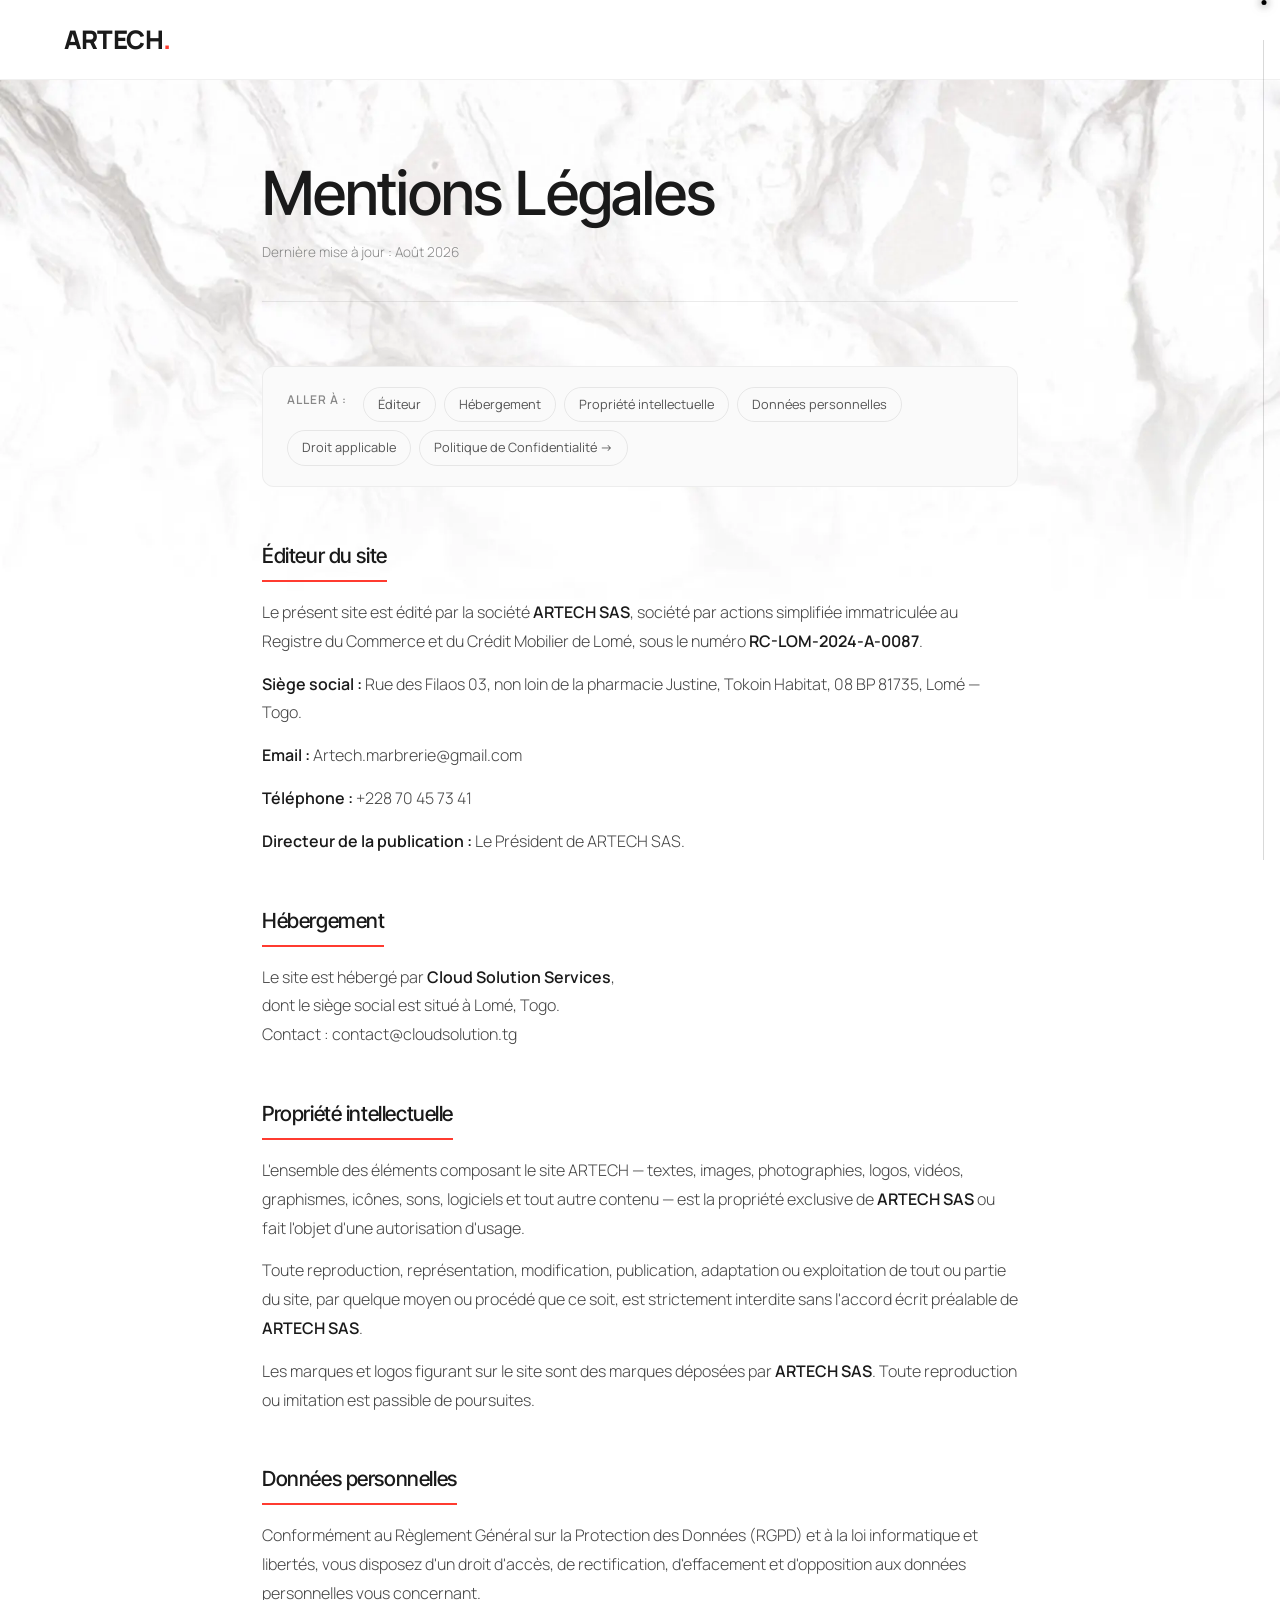
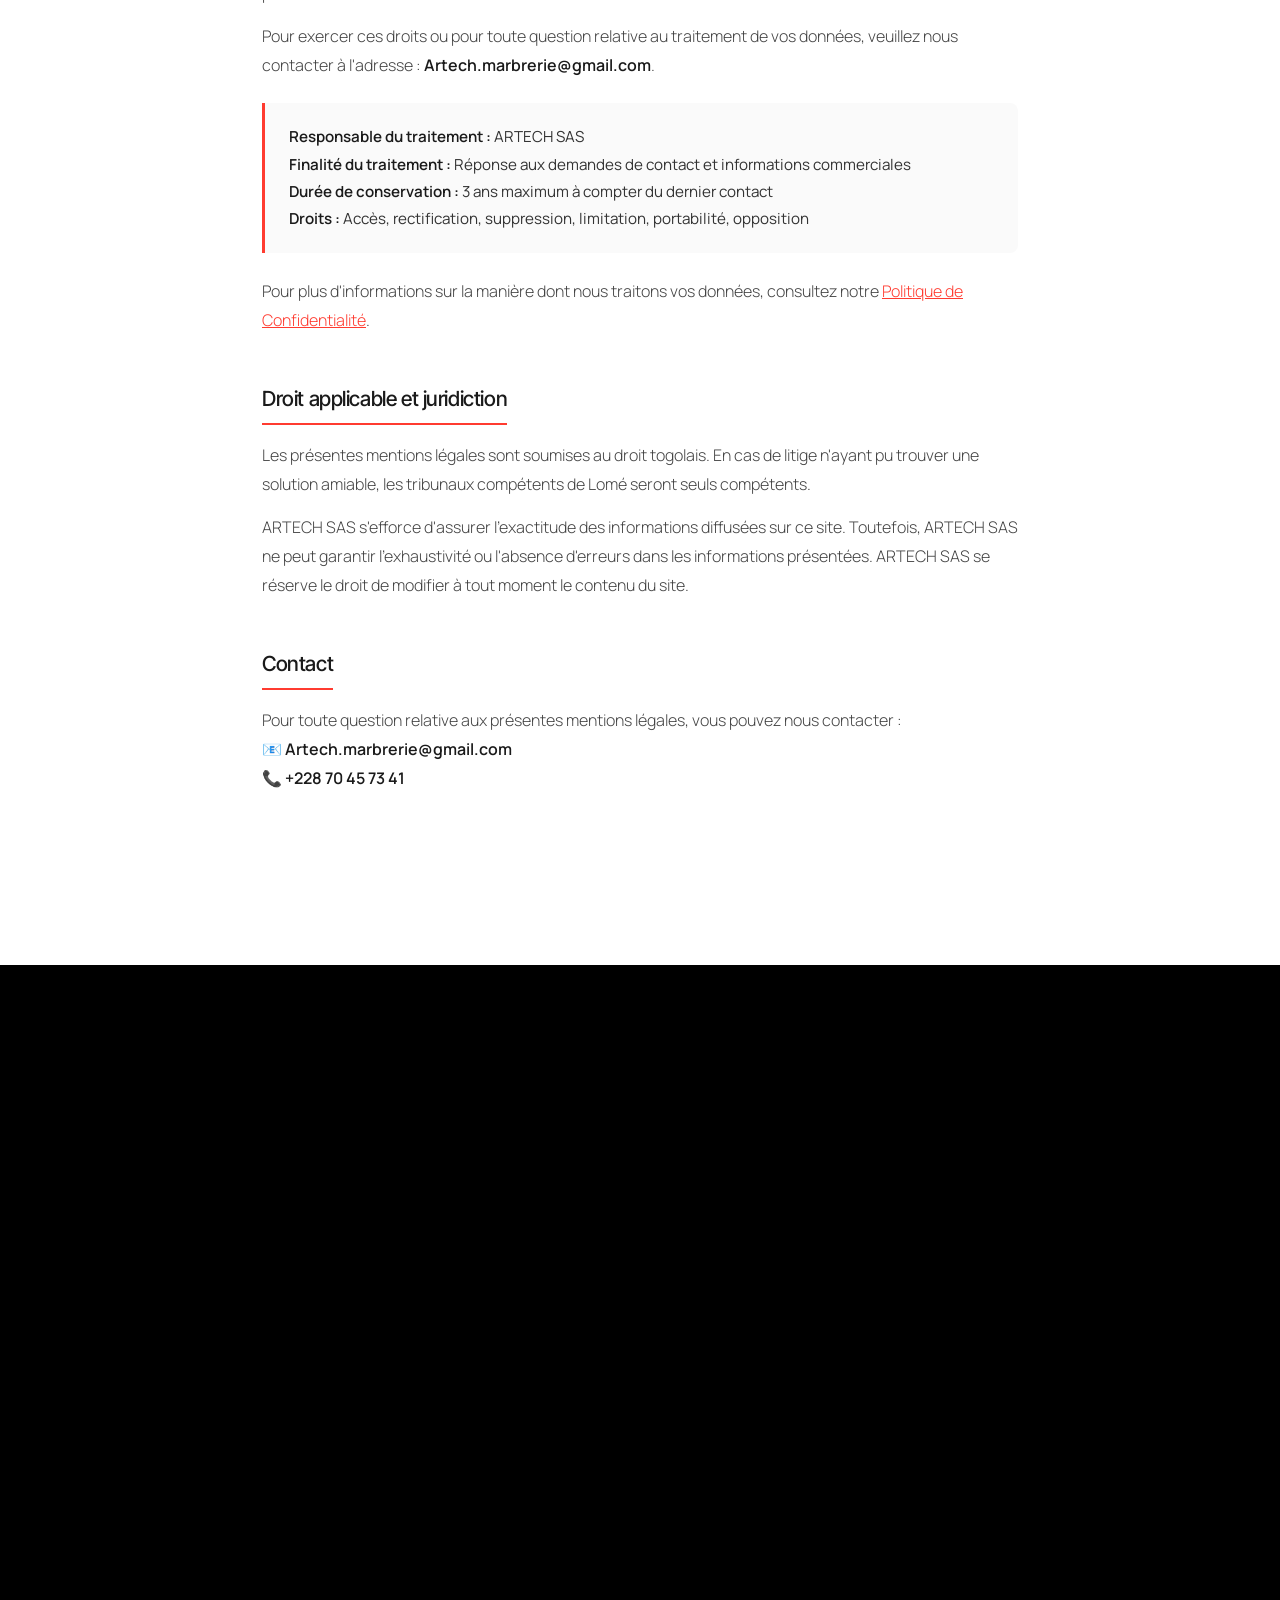
<file: mentions-legales/index.html>
﻿<!DOCTYPE html>
<html lang="fr">

<head>
    <meta charset="UTF-8">
    <meta name="viewport" content="width=device-width, initial-scale=1.0">
    <title>Mentions Légales — ARTECH</title>
    <meta name="robots" content="noindex, follow">
    <link rel="preconnect" href="https://fonts.googleapis.com">
    <link rel="preconnect" href="https://fonts.gstatic.com" crossorigin>
    <link href="https://fonts.googleapis.com/css2?family=Inter+Tight:wght@400;500&family=Manrope:wght@400;500;600;700;800&display=swap" rel="stylesheet">
        <link rel="icon" type="image/png" sizes="64x64" href="../assets/favicon-64.png">
    <link rel="apple-touch-icon" href="../assets/apple-touch-icon.png">
<link rel="stylesheet" href="../style.css">

    <style>
        body.legal-page {
            background: #fff;
            color: #1a1a1a;
            font-family: 'Manrope', sans-serif;
        }

        body.legal-page .navbar {
            background: #fff;
            border-bottom: 1px solid rgba(0, 0, 0, 0.06);
            position: sticky;
            top: 0;
            z-index: 1000;
            padding: 0 5%;
            display: flex;
            align-items: center;
            justify-content: space-between;
            height: 80px;
        }

        body.legal-page .nav-logo {
            font-size: 1.6rem;
            font-weight: 800;
            color: #1a1a1a;
            text-decoration: none;
            letter-spacing: -0.5px;
        }

        body.legal-page .nav-logo span {
            color: #ff3b30;
        }

        body.legal-page .nav-links {
            display: flex;
            align-items: center;
            gap: 40px;
            list-style: none;
            margin: 0;
            padding: 0;
        }

        body.legal-page .nav-links a {
            text-decoration: none;
            color: #555;
            font-size: 0.9rem;
            font-weight: 400;
            letter-spacing: 0.5px;
            text-transform: uppercase;
            transition: color 0.3s ease;
            position: relative;
        }

        body.legal-page .nav-links a:hover {
            color: #ff3b30;
        }

        body.legal-page .nav-links a.btn-contact {
            padding: 10px 24px;
            background: #1a1a1a;
            color: #fff !important;
            border-radius: 50px;
            font-weight: 600;
            text-transform: none;
            letter-spacing: 0;
            font-size: 0.85rem;
            transition: background 0.3s ease, transform 0.2s ease;
        }

        body.legal-page .nav-links a.btn-contact:hover {
            background: #ff3b30;
            transform: translateY(-1px);
        }

        body.legal-page .menu-toggle {
            display: none;
            flex-direction: column;
            gap: 6px;
            cursor: pointer;
            padding: 8px;
        }

        body.legal-page .menu-toggle .bar {
            width: 26px;
            height: 2px;
            background: #1a1a1a;
            transition: all 0.3s ease;
        }

        .legal-page-wrapper {
            max-width: 820px;
            margin: 0 auto;
            padding: 80px 32px 120px;
        }

        .legal-page-header {
            margin-bottom: 64px;
            padding-bottom: 40px;
            border-bottom: 1px solid rgba(0, 0, 0, 0.08);
        }

        .legal-page-header h1 {
            font-size: clamp(2.2rem, 5vw, 3.8rem);
            font-weight: 800;
            letter-spacing: -1px;
            line-height: 1.1;
            color: #1a1a1a;
            margin-bottom: 16px;
        }

        .legal-page-header .legal-updated {
            font-size: 0.85rem;
            color: #888;
            font-weight: 300;
        }

        .legal-page-nav {
            display: flex;
            flex-wrap: wrap;
            gap: 8px;
            margin-bottom: 56px;
            padding: 20px 24px;
            background: #fafafa;
            border-radius: 12px;
            border: 1px solid rgba(0, 0, 0, 0.05);
        }

        .legal-page-nav span {
            font-size: 0.75rem;
            font-weight: 600;
            text-transform: uppercase;
            letter-spacing: 1px;
            color: #888;
            margin-right: 8px;
            line-height: 2.2;
        }

        .legal-page-nav a {
            font-size: 0.8rem;
            font-weight: 400;
            color: #555;
            text-decoration: none;
            padding: 4px 14px;
            border-radius: 20px;
            border: 1px solid rgba(0, 0, 0, 0.08);
            transition: all 0.25s ease;
            line-height: 2;
            white-space: nowrap;
        }

        .legal-page-nav a:hover {
            background: #1a1a1a;
            color: #fff;
            border-color: #1a1a1a;
        }

        .legal-section {
            margin-bottom: 52px;
        }

        .legal-section h2 {
            font-size: 1.3rem;
            font-weight: 700;
            letter-spacing: -0.3px;
            color: #1a1a1a;
            margin-bottom: 16px;
            padding-bottom: 12px;
            border-bottom: 2px solid #ff3b30;
            display: inline-block;
        }

        .legal-section p {
            font-size: 1rem;
            line-height: 1.8;
            color: #444;
            margin-bottom: 14px;
            font-weight: 300;
        }

        .legal-section p strong {
            font-weight: 600;
            color: #1a1a1a;
        }

        .legal-section ul {
            list-style: none;
            padding: 0;
            margin: 14px 0;
        }

        .legal-section ul li {
            font-size: 1rem;
            line-height: 1.8;
            color: #444;
            font-weight: 300;
            padding-left: 24px;
            position: relative;
            margin-bottom: 8px;
        }

        .legal-section ul li::before {
            content: '—';
            position: absolute;
            left: 0;
            color: #ff3b30;
            font-weight: 600;
        }

        .legal-section hr {
            border: none;
            border-top: 1px solid rgba(0, 0, 0, 0.07);
            margin: 40px 0;
        }

        .legal-info-box {
            background: #fafafa;
            border-left: 3px solid #ff3b30;
            padding: 20px 24px;
            border-radius: 0 8px 8px 0;
            margin: 24px 0;
        }

        .legal-info-box p {
            margin: 0;
            font-size: 0.95rem;
            color: #333;
            font-weight: 400;
        }

        .legal-info-box strong {
            color: #1a1a1a;
        }

        @media (max-width: 768px) {
            body.legal-page .navbar {
                padding: 0 20px;
                height: 64px;
            }

            body.legal-page .nav-links {
                display: none;
            }

            body.legal-page .menu-toggle {
                display: flex;
            }

            .legal-page-wrapper {
                padding: 48px 20px 80px;
            }

            .legal-page-header {
                margin-bottom: 40px;
                padding-bottom: 28px;
            }

            .legal-page-nav {
                flex-direction: column;
                gap: 6px;
                padding: 16px 18px;
            }

            .legal-page-nav span {
                margin-bottom: 4px;
            }
        }
    </style>
</head>

<body class="legal-page">

    <nav class="navbar">
        <a href="../" class="nav-logo">ARTECH<span>.</span></a>
        <ul class="nav-links">
            <li><a href="../#hero">Accueil</a></li>
            <li><a href="../projet/">Projets</a></li>
            <li><a href="../services/">Services</a></li>
            <li><a href="../marbres/">Nos Marbres</a></li>
            <li><a href="../contact/" class="btn-contact">Contact</a></li>
        </ul>
        <div class="menu-toggle" id="mobile-menu">
            <span class="bar"></span>
            <span class="bar"></span>
        </div>
    </nav>

    <div class="legal-page-wrapper">

        <div class="legal-page-header">
            <h1>Mentions Légales</h1>
            <p class="legal-updated">Dernière mise à jour : Août 2026</p>
        </div>

        <div class="legal-page-nav">
            <span>Aller à :</span>
            <a href="#editeur">Éditeur</a>
            <a href="#hebergement">Hébergement</a>
            <a href="#propriete">Propriété intellectuelle</a>
            <a href="#donnees">Données personnelles</a>
            <a href="#droit">Droit applicable</a>
            <a href="../confidentialite/">Politique de Confidentialité →</a>
        </div>

        <div class="legal-section" id="editeur">
            <h2>Éditeur du site</h2>
            <p>
                Le présent site est édité par la société <strong>ARTECH SAS</strong>, société par actions simplifiée
                immatriculée au Registre du Commerce et du Crédit Mobilier de Lomé, sous le numéro
                <strong>RC-LOM-2024-A-0087</strong>.
            </p>
            <p><strong>Siège social :</strong> Rue des Filaos 03, non loin de la pharmacie Justine, Tokoin Habitat, 08 BP 81735, Lomé — Togo.</p>
            <p><strong>Email :</strong> Artech.marbrerie@gmail.com</p>
            <p><strong>Téléphone :</strong> +228 70 45 73 41</p>
            <p><strong>Directeur de la publication :</strong> Le Président de ARTECH SAS.</p>
        </div>

        <div class="legal-section" id="hebergement">
            <h2>Hébergement</h2>
            <p>
                Le site est hébergé par <strong>Cloud Solution Services</strong>,<br>
                dont le siège social est situé à Lomé, Togo.<br>
                Contact : contact@cloudsolution.tg
            </p>
        </div>

        <div class="legal-section" id="propriete">
            <h2>Propriété intellectuelle</h2>
            <p>
                L'ensemble des éléments composant le site ARTECH — textes, images, photographies, logos, vidéos,
                graphismes, icônes, sons, logiciels et tout autre contenu — est la propriété exclusive de
                <strong>ARTECH SAS</strong> ou fait l'objet d'une autorisation d'usage.
            </p>
            <p>
                Toute reproduction, représentation, modification, publication, adaptation ou exploitation de tout
                ou partie du site, par quelque moyen ou procédé que ce soit, est strictement interdite sans l'accord
                écrit préalable de <strong>ARTECH SAS</strong>.
            </p>
            <p>
                Les marques et logos figurant sur le site sont des marques déposées par <strong>ARTECH SAS</strong>.
                Toute reproduction ou imitation est passible de poursuites.
            </p>
        </div>

        <div class="legal-section" id="donnees">
            <h2>Données personnelles</h2>
            <p>
                Conformément au Règlement Général sur la Protection des Données (RGPD) et à la loi informatique et
                libertés, vous disposez d'un droit d'accès, de rectification, d'effacement et d'opposition aux
                données personnelles vous concernant.
            </p>
            <p>
                Pour exercer ces droits ou pour toute question relative au traitement de vos données, veuillez nous
                contacter à l'adresse : <strong>Artech.marbrerie@gmail.com</strong>.
            </p>
            <div class="legal-info-box">
                <p>
                    <strong>Responsable du traitement :</strong> ARTECH SAS<br>
                    <strong>Finalité du traitement :</strong> Réponse aux demandes de contact et informations commerciales<br>
                    <strong>Durée de conservation :</strong> 3 ans maximum à compter du dernier contact<br>
                    <strong>Droits :</strong> Accès, rectification, suppression, limitation, portabilité, opposition
                </p>
            </div>
            <p>
                Pour plus d'informations sur la manière dont nous traitons vos données, consultez notre
                <a href="../confidentialite/" style="color:#ff3b30; text-decoration:underline;">Politique de Confidentialité</a>.
            </p>
        </div>

        <div class="legal-section" id="droit">
            <h2>Droit applicable et juridiction</h2>
            <p>
                Les présentes mentions légales sont soumises au droit togolais. En cas de litige n'ayant pu
                trouver une solution amiable, les tribunaux compétents de Lomé seront seuls compétents.
            </p>
            <p>
                ARTECH SAS s'efforce d'assurer l'exactitude des informations diffusées sur ce site. Toutefois,
                ARTECH SAS ne peut garantir l'exhaustivité ou l'absence d'erreurs dans les informations présentées.
                ARTECH SAS se réserve le droit de modifier à tout moment le contenu du site.
            </p>
        </div>

        <div class="legal-section">
            <h2>Contact</h2>
            <p>
                Pour toute question relative aux présentes mentions légales, vous pouvez nous contacter :<br>
                📧 <strong>Artech.marbrerie@gmail.com</strong><br>
                📞 <strong>+228 70 45 73 41</strong>
            </p>
        </div>

    </div>

    <footer class="main-footer">
        <div class="footer-marquee">
            <div class="marquee-track">
                <span>ARTECH</span><span>ARTECH</span><span>ARTECH</span><span>ARTECH</span><span>ARTECH</span><span>ARTECH</span><span>ARTECH</span><span>ARTECH</span>
            </div>
        </div>
        <div class="container">
            <div class="footer-grid">
                <div class="footer-col about">
                    <div class="footer-logo">ARTECH<span>.</span></div>
                    <p>L'excellence de la pierre naturelle et du marbre au service de l'architecture moderne depuis 20 ans.</p>
                </div>
                <div class="footer-col contact-info">
                    <h4>NOUS CONTACTER</h4>
                    <p><strong>Tel :</strong> <a href="tel:+22870457341">+228 70 45 73 41</a></p>
                    <p><strong>Email :</strong> <a href="mailto:Artech.marbrerie@gmail.com">Artech.marbrerie@gmail.com</a></p>
                    <p><strong>Adresse :</strong> Rue des Filaos 03, non loin de pharmacie Justine<br>Tokoin Habitat - 08 BP 81735<br>Lomé - Togo</p>
                    <div class="footer-social-icons">
                        <a href="#" target="_blank" aria-label="Instagram">
                            <svg viewBox="0 0 24 24" width="24" height="24" fill="currentColor">
                                <path d="M12 2.163c3.204 0 3.584.012 4.85.07 3.252.148 4.771 1.691 4.919 4.919.058 1.265.069 1.645.069 4.849 0 3.205-.012 3.584-.069 4.849-.149 3.225-1.664 4.771-4.919 4.919-1.266.058-1.644.07-4.85.07-3.204 0-3.584-.012-4.849-.07-3.26-.149-4.771-1.699-4.919-4.92-.058-1.265-.07-1.644-.07-4.849 0-3.204.013-3.583.07-4.849.149-3.227 1.664-4.771 4.919-4.919 1.266-.057 1.645-.069 4.849-.069zm0-2.163c-3.259 0-3.667.014-4.947.072-4.358.2-6.78 2.618-6.98 6.98-.059 1.281-.073 1.689-.073 4.948 0 3.259.014 3.668.072 4.948.2 4.358 2.618 6.78 6.98 6.98 1.281.058 1.689.072 4.948.072 3.259 0 3.668-.014 4.948-.072 4.354-.2 6.782-2.618 6.979-6.98.059-1.28.073-1.689.073-4.948 0-3.259-.014-3.667-.072-4.947-.196-4.354-2.617-6.78-6.979-6.98-1.281-.059-1.69-.073-4.949-.073zm0 5.838c-3.403 0-6.162 2.759-6.162 6.162s2.759 6.163 6.162 6.163 6.162-2.759 6.162-6.163c0-3.403-2.759-6.162-6.162-6.162zm0 10.162c-2.209 0-4-1.79-4-4 0-2.209 1.791-4 4-4s4 1.791 4 4c0 2.21-1.791 4-4 4zm6.406-11.845c-.796 0-1.441.645-1.441 1.44s.645 1.441 1.441 1.441c.795 0 1.439-.645 1.439-1.441s-.644-1.44-1.439-1.44z" />
                            </svg>
                        </a>
                        <a href="#" target="_blank" rel="noopener" aria-label="TikTok">
                            <svg viewBox="0 0 24 24" width="24" height="24" fill="currentColor">
                                <path d="M12.525.02c1.31-.02 2.61-.01 3.91-.02.08 1.53.63 3.09 1.75 4.17 1.12 1.11 2.7 1.62 4.24 1.79v4.03c-1.44-.05-2.89-.35-4.2-.97-.57-.26-1.1-.59-1.62-.93-.01 2.92.01 5.84-.02 8.75-.08 1.4-.54 2.79-1.35 3.94-1.31 1.92-3.58 3.17-5.91 3.21-1.43.08-2.86-.31-4.08-1.03-2.02-1.19-3.44-3.37-3.65-5.71-.02-.5-.03-1-.01-1.49.18-1.9 1.12-3.72 2.58-4.96 1.66-1.44 3.98-2.13 6.15-1.72.02 1.48-.04 2.96-.04 4.44-.99-.32-2.15-.23-3.02.37-.63.41-1.11 1.04-1.36 1.75-.21.51-.15 1.07-.14 1.61.24 1.64 1.82 3.02 3.5 2.87 1.12-.01 2.19-.66 2.77-1.61.19-.33.4-.67.41-1.06.1-1.79.06-3.57.07-5.36.01-4.03-.01-8.05.02-12.07z" />
                            </svg>
                        </a>
                        <a href="mailto:Artech.marbrerie@gmail.com" aria-label="Email">
                            <svg viewBox="0 0 24 24" width="24" height="24" fill="currentColor">
                                <path d="M20 4H4c-1.1 0-2 .9-2 2v12c0 1.1.9 2 2 2h16c1.1 0 2-.9 2-2V6c0-1.1-.9-2-2-2zm0 4-8 5-8-5V6l8 5 8-5v2z" />
                            </svg>
                        </a>
                    </div>
                </div>
                <div class="footer-col links">
                    <h4>NAVIGATION</h4>
                    <ul>
                        <li><a href="../services/">Services</a></li>
                        <li><a href="../marbres/">Nos Marbres</a></li>
                        <li><a href="../contact/">Contact</a></li>
                        <li><a href="../#faq">FAQ</a></li>
                        <li><a href="tel:+22870457341">Appelez maintenant</a></li>
                    </ul>
                </div>
            </div>
        </div>
        <div class="footer-bottom">
            <p>&copy; 2026 ARCHITECT MARBLE. Tous droits réservés.</p>
            <div class="footer-legal">
                <a href="../mentions-legales/">Mentions Légales</a>
                <a href="../confidentialite/">Politique de Confidentialité</a>
            </div>
        </div>
    </footer>

    <script src="../data.js"></script>
    <script src="../script.js"></script>
</body>

</html>
</file>
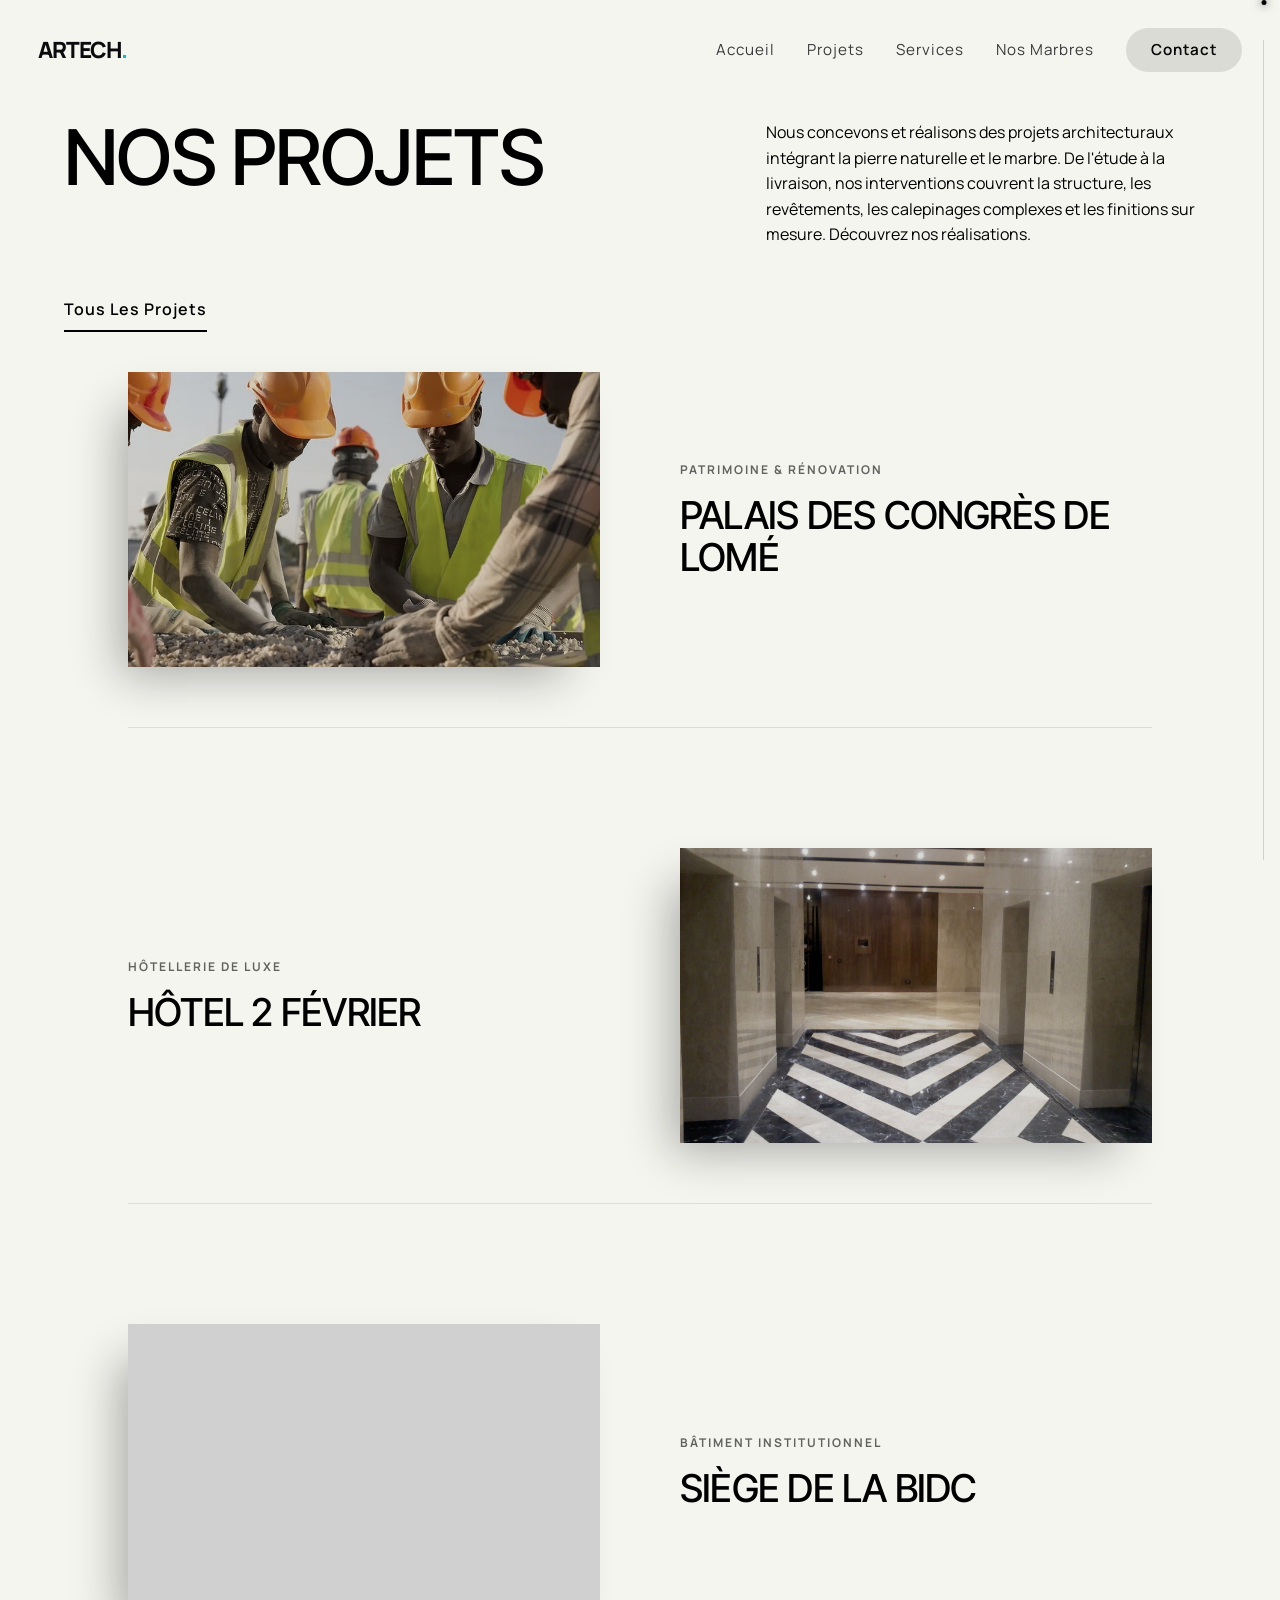
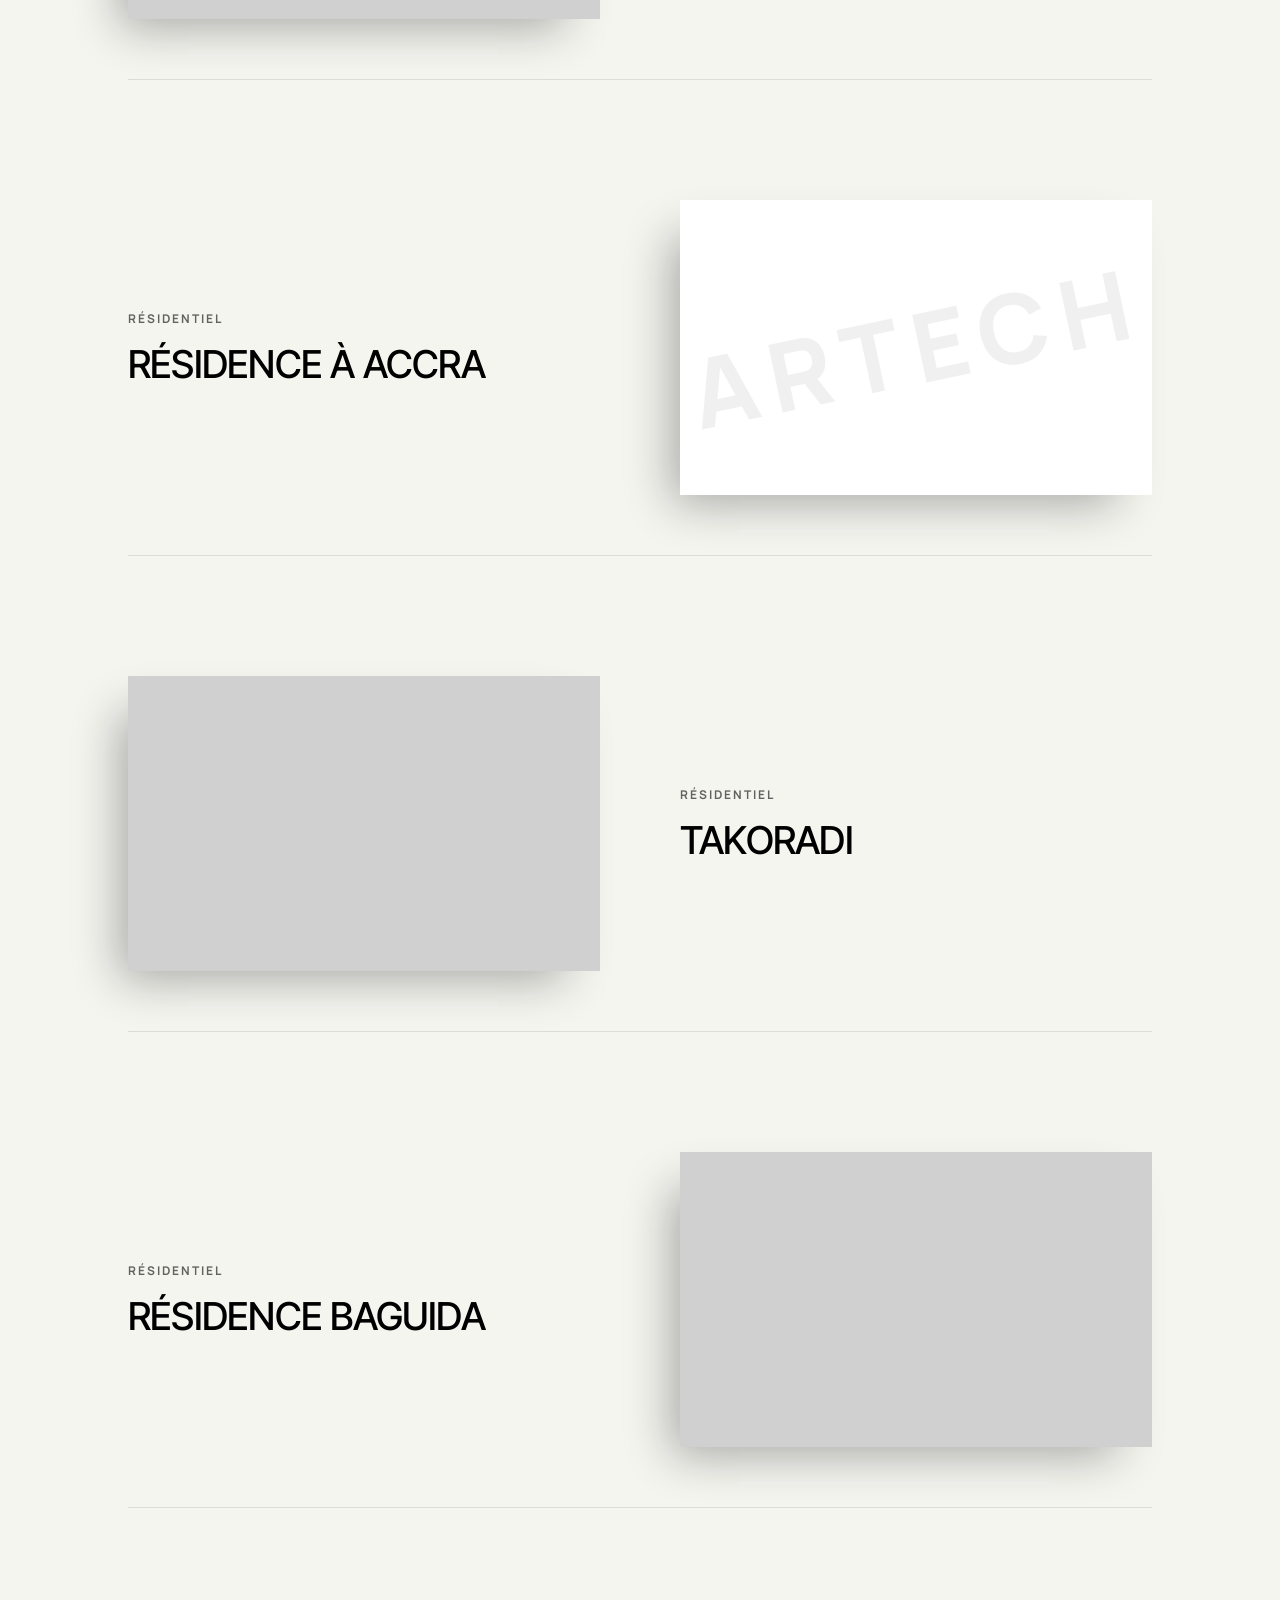
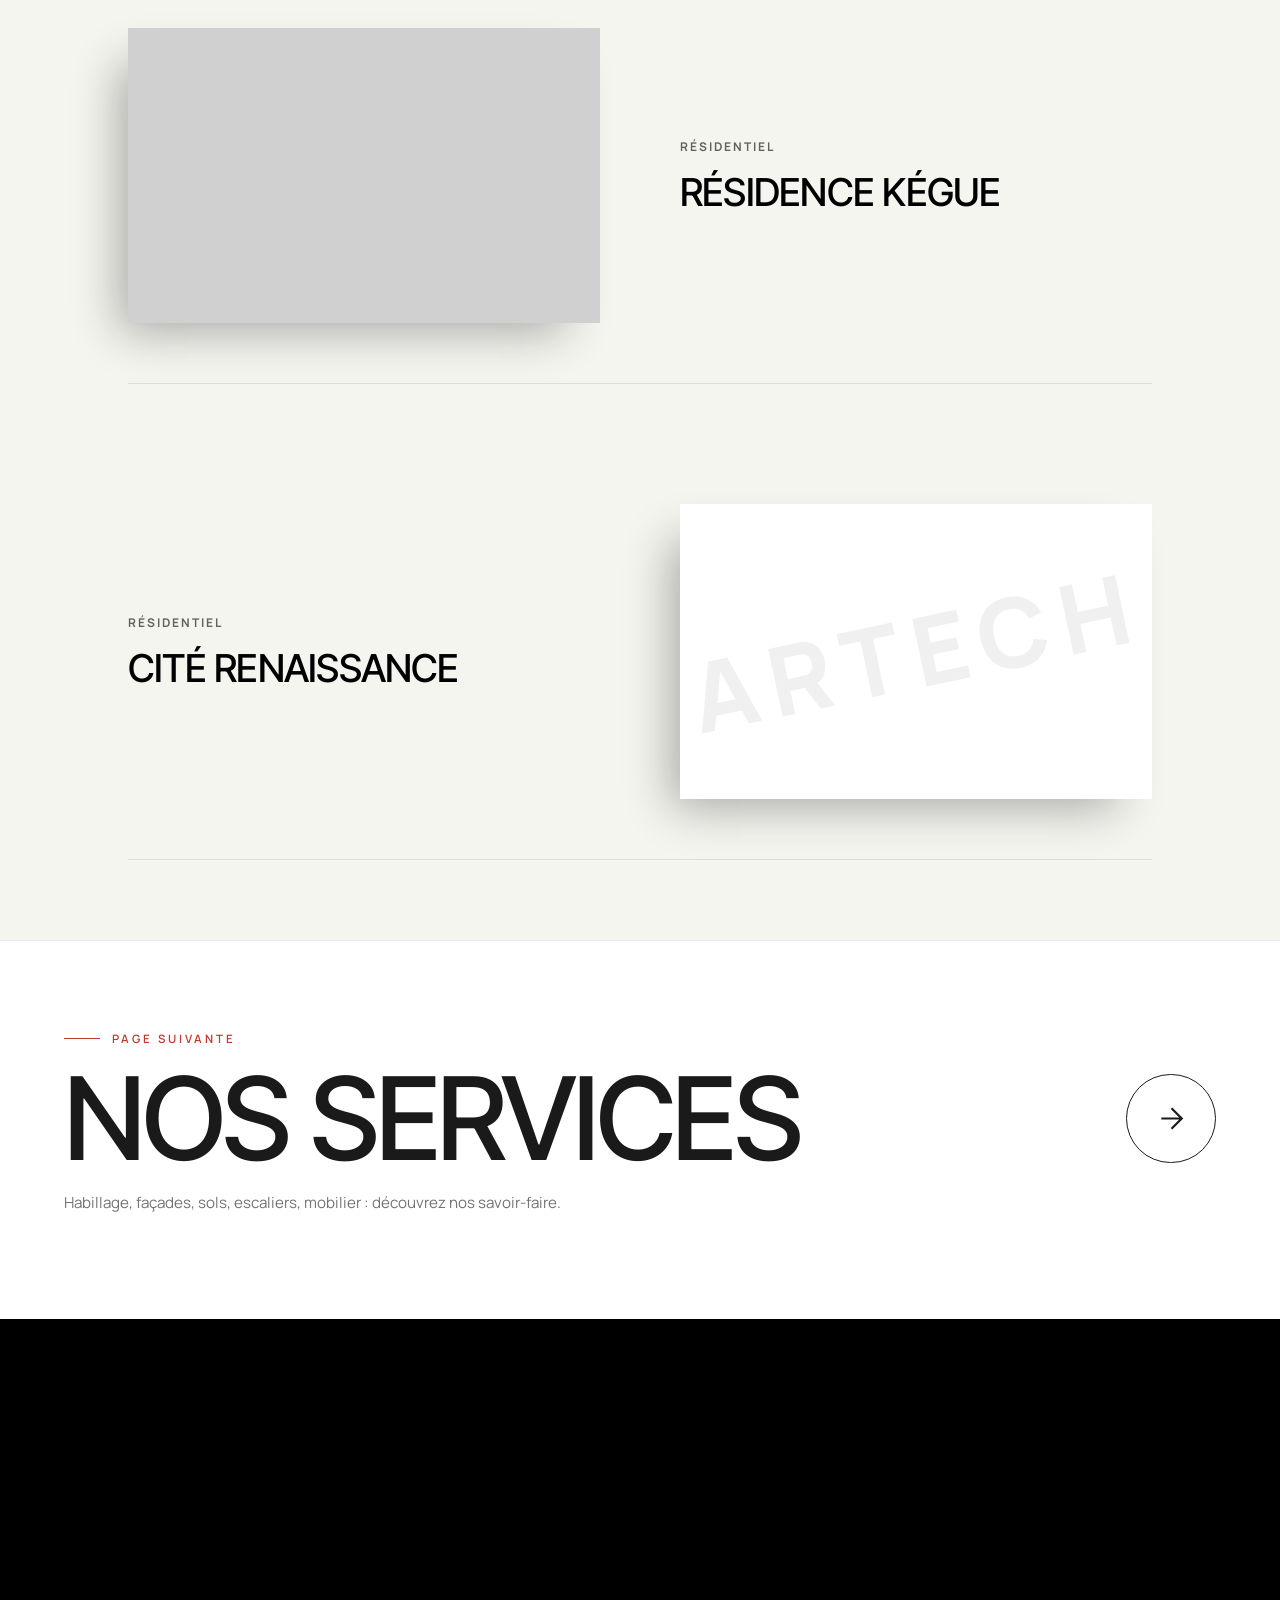
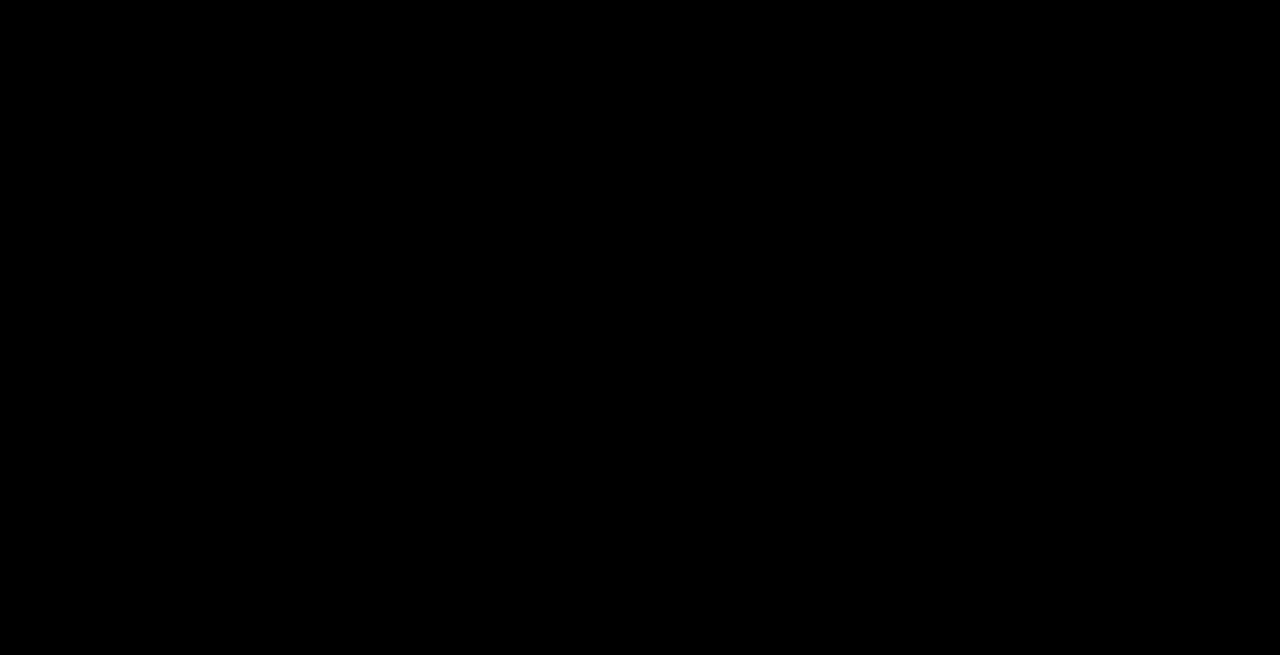
<file: projet/index.html>
<!DOCTYPE html>
<html lang="fr">

<head>
    <meta charset="UTF-8">
    <meta name="viewport" content="width=device-width, initial-scale=1.0">
    <title id="page-title">Nos Projets — ARTECH MARBRERIE AFRIQUE</title>
    <meta name="description" content="Découvrez nos projets emblématiques en marbre et pierre naturelle.">

    <!-- Google Fonts -->
    <link rel="preconnect" href="https://fonts.googleapis.com">
    <link rel="preconnect" href="https://fonts.gstatic.com" crossorigin>
    <link href="https://fonts.googleapis.com/css2?family=Inter+Tight:wght@400;500&family=Manrope:wght@400;500;600;700;800&display=swap" rel="stylesheet">

    <!-- Stylesheet -->
    <link rel="icon" type="image/png" sizes="64x64" href="../assets/favicon-64.png">
    <link rel="apple-touch-icon" href="../assets/apple-touch-icon.png">
    <link rel="stylesheet" href="../style.css">



    <style>
        *,
        *::before,
        *::after {
            margin: 0;
            padding: 0;
            box-sizing: border-box;
        }

        :root {
            --black: #0f0f0f;
            --white: #f5f5f0;
            --red: #ff3b30;
            --gray: #888;
            --transition: cubic-bezier(0.165, 0.84, 0.44, 1);
        }

        body {
            font-family: 'Manrope', sans-serif;
            background-color: #f5f5f0;
            color: #0f0f0f;
            overflow-x: clip;
        }

        /* ===== NAVBAR ===== */
        .navbar {
            position: fixed;
            top: 0;
            left: 0;
            right: 0;
            z-index: 100;
            display: flex;
            align-items: center;
            justify-content: space-between;
            padding: 28px 1cm;
            mix-blend-mode: difference;
        }

        .nav-logo {
            font-size: 1.4rem;
            font-weight: 900;
            letter-spacing: -1px;
            color: #fff;
            text-decoration: none;
            text-transform: uppercase;
        }

        .nav-logo span {
            color: var(--red);
        }

        .nav-links {
            display: flex;
            list-style: none;
            gap: 32px;
            align-items: center;
        }

        .nav-links a {
            position: relative;
            font-weight: 400;
            font-size: 0.95rem;
            letter-spacing: 1px;
            opacity: 0.8;
            display: inline-flex;
            align-items: center;
            justify-content: center;
            text-decoration: none;
            padding: 8px 0;
            color: #000;
        }

        .nav-links a.btn-contact {
            padding: 12px 25px;
            background: var(--primary-color);
            color: var(--bg-dark) !important;
            border-radius: 50px;
            font-weight: 600 !important;
            opacity: 1 !important;
            line-height: 1.3;
            overflow: hidden;
            mix-blend-mode: normal;
        }

        @media (max-width: 768px) {
            .nav-links {
                display: none;
            }

            .menu-toggle {
                display: flex;
            }
        }

        /* ===== PROJECTS GRID ===== */
        .projects-grid-section {
            padding-top: 120px;
            padding-bottom: 80px;
            min-height: 100vh;
            background: #f5f5f0;
        }

        .projects-grid-header {
            max-width: 1400px;
            margin: 0 auto;
            padding: 0 5%;
            display: flex;
            justify-content: space-between;
            align-items: flex-start;
            gap: 40px;
            margin-bottom: 40px;
            flex-wrap: wrap;
        }

        .projects-grid-title h1 {
            font-size: clamp(3rem, 6vw, 6rem);
            font-weight: 900;
            color: #000;
            text-transform: uppercase;
            letter-spacing: -3px;
            line-height: 1;
            margin-bottom: 0;
        }

        .projects-grid-desc {
            font-size: 1rem;
            color: #000;
            line-height: 1.6;
            max-width: 450px;
            font-weight: 400;
        }

        .projects-grid-filters {
            display: flex;
            gap: 12px;
            flex-wrap: wrap;
            align-items: center;
            max-width: 1400px;
            margin: 0 auto;
            padding: 0 5%;
            margin-bottom: 40px;
        }

        .filter-btn {
            background: transparent;
            border: none;
            color: #000;
            padding: 10px 0;
            border-bottom: 2px solid transparent;
            cursor: pointer;
            font-size: 1rem;
            font-weight: 600;
            letter-spacing: 1px;
            text-transform: capitalize;
            transition: all 0.3s ease;
            font-family: 'Manrope', sans-serif;
        }

        .filter-btn:hover {
            border-bottom-color: rgba(0, 0, 0, 0.3);
        }

        .filter-btn.active {
            border-bottom-color: #000;
        }

        .projects-count {
            margin-left: auto;
            font-size: 1rem;
            font-weight: 600;
            color: #000;
        }

        .projects-grid {
            display: grid;
            grid-template-columns: repeat(2, 1fr);
            gap: 0;
            max-width: 1400px;
            margin: 0 auto;
            padding: 0 5%;
            border-top: 1px solid rgba(0, 0, 0, 0.1);
        }

        .project-grid-card {
            position: relative;
            aspect-ratio: 16/10;
            overflow: hidden;
            cursor: pointer;
            background: #e0e0e0;
            border-bottom: 1px solid rgba(0, 0, 0, 0.1);
            border-right: 1px solid rgba(0, 0, 0, 0.1);
        }

        .project-grid-image {
            width: 100%;
            height: 100%;
            overflow: hidden;
        }

        .project-grid-image img {
            width: 100%;
            height: 100%;
            object-fit: cover;
            display: block;
            filter: grayscale(0.3) brightness(0.85);
            transition: transform 0.8s cubic-bezier(0.165, 0.84, 0.44, 1), filter 0.6s ease;
        }

        .project-grid-card:hover .project-grid-image img {
            transform: scale(1.05);
            filter: grayscale(0) brightness(0.95);
        }

        .zigzag-unavailable {
            background: #ffffff;
            position: relative;
        }

        .zigzag-unavailable::before {
            content: 'ARTECH';
            position: absolute;
            top: 50%;
            left: 50%;
            transform: translate(-50%, -50%) rotate(-12deg);
            font-size: clamp(3rem, 8vw, 6rem);
            font-weight: 900;
            letter-spacing: 12px;
            color: rgba(0, 0, 0, 0.06);
            pointer-events: none;
            user-select: none;
            white-space: nowrap;
            z-index: 1;
        }

        .zigzag-unavailable::after {
            display: none;
        }

        .zigzag-unavailable img {
            opacity: 0.3 !important;
            filter: grayscale(1) !important;
        }

        .project-grid-info {
            position: absolute;
            bottom: 0;
            left: 0;
            right: 0;
            padding: 30px;
            background: linear-gradient(to top, rgba(0, 0, 0, 0.7) 0%, transparent 100%);
            z-index: 2;
        }

        .project-grid-category {
            font-size: 0.75rem;
            font-weight: 700;
            letter-spacing: 2px;
            color: rgba(255, 255, 255, 0.8);
            text-transform: uppercase;
            margin-bottom: 8px;
            display: block;
        }

        .project-grid-title {
            font-size: clamp(1.2rem, 2vw, 1.8rem);
            font-weight: 800;
            color: #fff;
            text-transform: uppercase;
            letter-spacing: -0.5px;
            line-height: 1.2;
        }

        /* Premium Modal */
        .premium-modal {
            position: fixed;
            top: 0;
            left: 0;
            width: 100vw;
            height: 100vh;
            z-index: 100003;
            display: flex;
            align-items: center;
            justify-content: center;
            opacity: 0;
            visibility: hidden;
            transition: all 0.5s cubic-bezier(0.165, 0.84, 0.44, 1);
        }

        .premium-modal.active {
            opacity: 1;
            visibility: visible;
        }

        .premium-modal-overlay {
            position: absolute;
            inset: 0;
            background: rgba(0, 0, 0, 0.85);
            -webkit-backdrop-filter: blur(12px);
            backdrop-filter: blur(12px);
        }

        .premium-modal-container {
            position: relative;
            width: 90%;
            max-width: 520px;
            max-height: 90vh;
            overflow-y: auto;
            -webkit-overflow-scrolling: touch;
            touch-action: pan-y;
            overscroll-behavior: contain;
            background: #0a0a0a;
            border: 1px solid rgba(255, 255, 255, 0.1);
            border-radius: 24px;
            padding: 60px 40px;
            text-align: center;
            transform: translateY(30px) scale(0.95);
            transition: all 0.5s cubic-bezier(0.165, 0.84, 0.44, 1);
            box-shadow: 0 40px 80px rgba(0, 0, 0, 0.5);
        }

        .premium-modal.active .premium-modal-container {
            transform: translateY(0) scale(1);
        }

        .premium-modal-close {
            position: absolute;
            top: 20px;
            right: 20px;
            background: transparent;
            border: none;
            color: rgba(255, 255, 255, 0.5);
            cursor: pointer;
            transition: all 0.3s ease;
            display: flex;
            align-items: center;
            justify-content: center;
        }

        .premium-modal-close:hover {
            color: #ff3b30;
            transform: rotate(90deg);
        }

        .premium-modal-icon {
            color: #ff3b30;
            margin-bottom: 24px;
            display: flex;
            justify-content: center;
        }

        .premium-modal-title {
            font-size: clamp(2rem, 4vw, 2.8rem);
            font-weight: 800;
            color: #fff;
            text-transform: uppercase;
            letter-spacing: -0.5px;
            margin-bottom: 12px;
        }

        .premium-modal-subtitle {
            font-size: 0.85rem;
            font-weight: 600;
            letter-spacing: 3px;
            text-transform: uppercase;
            color: #ff3b30;
            margin-bottom: 20px;
        }

        .premium-modal-desc {
            font-size: 1rem;
            color: rgba(255, 255, 255, 0.6);
            line-height: 1.6;
            margin-bottom: 32px;
        }

        .premium-modal-btn {
            display: inline-flex;
            align-items: center;
            gap: 12px;
            padding: 16px 36px;
            background: #ff3b30;
            color: #fff;
            border: none;
            border-radius: 999px;
            font-size: 0.85rem;
            font-weight: 700;
            letter-spacing: 2px;
            text-transform: uppercase;
            text-decoration: none;
            transition: all 0.4s cubic-bezier(0.165, 0.84, 0.44, 1);
        }

        .premium-modal-btn:hover {
            background: #e02b22;
            transform: translateY(-3px);
            box-shadow: 0 15px 30px rgba(255, 59, 48, 0.3);
        }

        .premium-modal-btn svg {
            transition: transform 0.3s ease;
        }

        .premium-modal-btn:hover svg {
            transform: translateX(4px);
        }

        @media (max-width: 768px) {
            .premium-modal-container {
                padding: 40px 24px;
                border-radius: 20px;
            }
        }

        @media (max-width: 768px) {
            .projects-grid {
                grid-template-columns: 1fr;
            }

            .projects-grid-header {
                flex-direction: column;
                gap: 20px;
            }

            .projects-grid-filters {
                width: 100%;
                overflow-x: auto;
                flex-wrap: nowrap;
            }

            .filter-btn {
                white-space: nowrap;
            }
        }
    </style>
</head>

<body class="loaded">

    <!-- Navbar -->
    <nav class="navbar">
        <a href="../" class="nav-logo">ARTECH<span>.</span></a>
        <ul class="nav-links">
            <li><a href="../#hero" data-nav-text="Accueil"><span class="nav-text-wrap" aria-label="Accueil"><span
                            class="nav-text-top" aria-hidden="true">Accueil</span><span class="nav-text-bottom"
                            aria-hidden="true">Accueil</span></span></a></li>
            <li><a href="../projet/" data-nav-text="Projets"><span class="nav-text-wrap" aria-label="Projets"><span
                            class="nav-text-top" aria-hidden="true">Projets</span><span class="nav-text-bottom"
                            aria-hidden="true">Projets</span></span></a></li>
            <li><a href="../services/" data-nav-text="Services"><span class="nav-text-wrap" aria-label="Services"><span
                            class="nav-text-top" aria-hidden="true">Services</span><span class="nav-text-bottom"
                            aria-hidden="true">Services</span></span></a></li>
            <li><a href="../marbres/" data-nav-text="Nos Marbres"><span class="nav-text-wrap"
                        aria-label="Nos Marbres"><span class="nav-text-top" aria-hidden="true">Nos Marbres</span><span
                            class="nav-text-bottom" aria-hidden="true">Nos Marbres</span></span></a></li>
            <li><a href="../contact/" class="btn-contact" data-nav-text="Contact"><span class="nav-text-wrap"
                        aria-label="Contact"><span class="nav-text-top" aria-hidden="true">Contact</span><span
                            class="nav-text-bottom" aria-hidden="true">Contact</span></span></a></li>
        </ul>
        <div class="menu-toggle" id="mobile-menu">
            <span class="bar"></span>
            <span class="bar"></span>
        </div>
    </nav>

    <!-- Projects Grid -->
    <section class="projects-grid-section" id="projects-grid-section">
        <div class="projects-grid-header">
            <div class="projects-grid-title">
                <h1>Nos Projets</h1>
            </div>
            <div class="projects-grid-desc">
                <p>
                    Nous concevons et réalisons des projets architecturaux intégrant la pierre naturelle et le marbre.
                    De l'étude à la livraison, nos interventions couvrent la structure, les revêtements,
                    les calepinages complexes et les finitions sur mesure. Découvrez nos réalisations.
                </p>
            </div>
        </div>
        <div class="projects-grid-filters">
            <button class="filter-btn active" data-filter="all">Tous les projets</button>
        </div>
        <div class="projects-zigzag" id="projects-zigzag">
            <!-- Projects injected by JS -->
        </div>
    </section>

    <!-- Premium Coming Soon Modal -->
    <div id="premium-modal" class="premium-modal">
        <div class="premium-modal-overlay"></div>
        <div class="premium-modal-container">
            <button class="premium-modal-close" aria-label="Fermer">
                <svg viewBox="0 0 24 24" width="20" height="20" fill="none" stroke="currentColor" stroke-width="2">
                    <path d="M18 6L6 18M6 6l12 12" />
                </svg>
            </button>
            <div class="premium-modal-icon">
                <svg viewBox="0 0 24 24" width="48" height="48" fill="none" stroke="currentColor" stroke-width="1.5">
                    <path
                        d="M12 2l3.09 6.26L22 9.27l-5 4.87L18.18 22 12 18.56 5.82 22 7 14.14 2 9.27l6.91-1.01L12 2z" />
                </svg>
            </div>
            <h2 class="premium-modal-title">Projet Exclusif</h2>
            <p class="premium-modal-subtitle">Disponible uniquement au dépôt ARTECH</p>
            <p class="premium-modal-desc">
                Ce projet est présenté en avant-première dans notre showroom.<br>
                Découvrez-le en exclusivité chez ARTECH.
            </p>
            <a href="../contact/" class="premium-modal-btn">
                <span>Prendre Rendez-vous</span>
                <svg viewBox="0 0 24 24" width="18" height="18" fill="none" stroke="currentColor" stroke-width="2">
                    <path d="M5 12h14M12 5l7 7-7 7" />
                </svg>
            </a>
        </div>
    </div>

    <!-- Project Modal -->
    <div id="project-modal" class="project-modal">
        <div class="pm-header">
            <span class="pm-header-title">ARTECH MARBRERIE</span>
            <button class="pm-close-btn" aria-label="Fermer">
                <svg viewBox="0 0 24 24" width="16" height="16" fill="none" stroke="currentColor" stroke-width="2">
                    <path d="M18 6L6 18M6 6l12 12" />
                </svg>
                Fermer
            </button>
        </div>
        <div class="pm-subtitle" id="modal-project-subtitle"></div>
        <div class="pm-media-wrapper">
            <div class="pm-media-row" id="modal-media-row"></div>
            <button class="pm-arrow pm-arrow-left" aria-label="Précédent">
                <svg viewBox="0 0 24 24">
                    <polyline points="15 18 9 12 15 6"></polyline>
                </svg>
            </button>
            <button class="pm-arrow pm-arrow-right" aria-label="Suivant">
                <svg viewBox="0 0 24 24">
                    <polyline points="9 18 15 12 9 6"></polyline>
                </svg>
            </button>
        </div>
        <div class="pm-footer">
            <div class="pm-info-left">
                <div class="pm-project-meta">
                    <span class="pm-project-number" id="modal-project-number"></span>
                    <span class="pm-project-category" id="modal-project-category"></span>
                </div>
                <h2 class="pm-project-name" id="modal-project-name"></h2>
                <p class="pm-project-desc" id="modal-project-desc"></p>
                <a href="javascript:void(0)" class="pm-read-more">En savoir plus</a>
            </div>
            <a href="../contact/" class="pm-project-request">Nous Contacter</a>
        </div>
        <div class="pm-details" id="modal-project-details">
            <div class="pm-details-header">
                <button class="pm-details-back" aria-label="Retour">&larr; Retour</button>
            </div>
            <p class="pm-details-text" id="modal-project-details-text"></p>
        </div>
    </div>

    <!-- Project Modal Lightbox -->
    <div id="pm-lightbox" class="pm-lightbox">
        <button class="pm-lightbox-prev" id="pm-lightbox-prev" aria-label="Précédent">&#10094;</button>
        <button class="pm-lightbox-next" id="pm-lightbox-next" aria-label="Suivant">&#10095;</button>
        <div class="pm-lightbox-content">
            <button class="pm-lightbox-close" aria-label="Fermer">&times;</button>
            <img id="pm-lightbox-img" src="" alt="Aperçu Projet ARTECH" onerror="this.src='../projet/1.jpg'">
            <video id="pm-lightbox-video" src="" controls autoplay muted></video>
        </div>
    </div>

    <!-- Next page -->
    <section class="next-page" aria-label="Page suivante">
        <a class="next-page-link" href="../services/">
            <img class="next-page-media" src="../assets/HABILAGE ET FACADE/7.jpg" alt="" loading="lazy" decoding="async" aria-hidden="true">
            <span class="next-page-inner">
                <span class="next-page-eyebrow"><span class="next-page-line"></span>Page suivante</span>
                <span class="next-page-row">
                    <span class="next-page-title">Nos services</span>
                    <span class="next-page-arrow"><svg viewBox="0 0 24 24" fill="none" stroke="currentColor" stroke-width="1.5" aria-hidden="true"><path d="M5 12h14M12 5l7 7-7 7"/></svg></span>
                </span>
                <span class="next-page-desc">Habillage, façades, sols, escaliers, mobilier : découvrez nos savoir-faire.</span>
            </span>
        </a>
    </section>

    <!-- Footer -->
    <footer class="main-footer">
        <div class="footer-marquee">
            <div class="marquee-track">
                <span>ARTECH MARBRERIE AFRIQUE</span><span>ARTECH MARBRERIE AFRIQUE</span><span>ARTECH MARBRERIE AFRIQUE</span><span>ARTECH MARBRERIE AFRIQUE</span><span>ARTECH MARBRERIE AFRIQUE</span><span>ARTECH MARBRERIE AFRIQUE</span><span>ARTECH MARBRERIE AFRIQUE</span><span>ARTECH MARBRERIE AFRIQUE</span>
            </div>
        </div>
        <div class="container">
            <div class="footer-grid">
                <div class="footer-col about">
                    <div class="footer-logo">ARTECH MARBRERIE AFRIQUE<span>.</span></div>
                    <p>L'excellence de la pierre naturelle et du marbre au service de l'architecture moderne depuis 20
                        ans.</p>
                </div>

                <div class="footer-col contact-info">
                    <h4>NOUS CONTACTER</h4>
                    <p><strong>Tel :</strong> <a href="tel:+22870457341">+228 70 45 73 41</a></p>
                    <p><strong>Email :</strong> <a
                            href="mailto:Artech.marbrerie@gmail.com">Artech.marbrerie@gmail.com</a></p>
                    <p><strong>Adresse :</strong> Rue des Filaos 03, non loin de pharmacie Justine<br>Tokoin Habitat -
                        08 BP 81735<br>Lomé - Togo</p>

                    <div class="footer-social-icons">
                        <a href="#" target="_blank" aria-label="Instagram">
                            <svg viewBox="0 0 24 24" width="24" height="24" fill="currentColor">
                                <path
                                    d="M12 2.163c3.204 0 3.584.012 4.85.07 3.252.148 4.771 1.691 4.919 4.919.058 1.265.069 1.645.069 4.849 0 3.205-.012 3.584-.069 4.849-.149 3.225-1.664 4.771-4.919 4.919-1.266.058-1.644.07-4.85.07-3.204 0-3.584-.012-4.849-.07-3.26-.149-4.771-1.699-4.919-4.92-.058-1.265-.07-1.644-.07-4.849 0-3.204.013-3.583.07-4.849.149-3.227 1.664-4.771 4.919-4.919 1.266-.057 1.645-.069 4.849-.069zm0-2.163c-3.259 0-3.667.014-4.947.072-4.358.2-6.78 2.618-6.98 6.98-.059 1.281-.073 1.689-.073 4.948 0 3.259.014 3.668.072 4.948.2 4.358 2.618 6.78 6.98 6.98 1.281.058 1.689.072 4.948.072 3.259 0 3.668-.014 4.948-.072 4.354-.2 6.782-2.618 6.979-6.98.059-1.28.073-1.689.073-4.948 0-3.259-.014-3.667-.072-4.947-.196-4.354-2.617-6.78-6.979-6.98-1.281-.059-1.69-.073-4.949-.073zm0 5.838c-3.403 0-6.162 2.759-6.162 6.162s2.759 6.163 6.162 6.163 6.162-2.759 6.162-6.163c0-3.403-2.759-6.162-6.162-6.162zm0 10.162c-2.209 0-4-1.79-4-4 0-2.209 1.791-4 4-4s4 1.791 4 4c0 2.21-1.791 4-4 4zm6.406-11.845c-.796 0-1.441.645-1.441 1.44s.645 1.441 1.441 1.441c.795 0 1.439-.645 1.439-1.441s-.644-1.44-1.439-1.44z" />
                            </svg>
                        </a>
                        <a href="#" target="_blank" rel="noopener" aria-label="TikTok">
                            <svg viewBox="0 0 24 24" width="24" height="24" fill="currentColor">
                                <path d="M12.525.02c1.31-.02 2.61-.01 3.91-.02.08 1.53.63 3.09 1.75 4.17 1.12 1.11 2.7 1.62 4.24 1.79v4.03c-1.44-.05-2.89-.35-4.2-.97-.57-.26-1.1-.59-1.62-.93-.01 2.92.01 5.84-.02 8.75-.08 1.4-.54 2.79-1.35 3.94-1.31 1.92-3.58 3.17-5.91 3.21-1.43.08-2.86-.31-4.08-1.03-2.02-1.19-3.44-3.37-3.65-5.71-.02-.5-.03-1-.01-1.49.18-1.9 1.12-3.72 2.58-4.96 1.66-1.44 3.98-2.13 6.15-1.72.02 1.48-.04 2.96-.04 4.44-.99-.32-2.15-.23-3.02.37-.63.41-1.11 1.04-1.36 1.75-.21.51-.15 1.07-.14 1.61.24 1.64 1.82 3.02 3.5 2.87 1.12-.01 2.19-.66 2.77-1.61.19-.33.4-.67.41-1.06.1-1.79.06-3.57.07-5.36.01-4.03-.01-8.05.02-12.07z" />
                            </svg>
                        </a>
                        <a href="mailto:Artech.marbrerie@gmail.com" aria-label="Email">
                            <svg viewBox="0 0 24 24" width="24" height="24" fill="currentColor">
                                <path d="M20 4H4c-1.1 0-2 .9-2 2v12c0 1.1.9 2 2 2h16c1.1 0 2-.9 2-2V6c0-1.1-.9-2-2-2zm0 4-8 5-8-5V6l8 5 8-5v2z" />
                            </svg>
                        </a>
                    </div>
                </div>

                <div class="footer-col links">
                    <h4>NAVIGATION</h4>
                    <ul>
                        <li><a href="../services/">Services</a></li>
                        <li><a href="../marbres/">Nos Marbres</a></li>
                        <li><a href="../contact/">Contact</a></li>
                        <li><a href="../#faq">FAQ</a></li>
                        <li><a href="tel:+22870457341">Appelez maintenant</a></li>
                    </ul>
                </div>

                <div class="footer-col portfolio-info">
                    <h4>PORTFOLIO</h4>
                    <div class="portfolio-dropdowns">
                        <div class="dropdown">
                            <button class="dropdown-toggle">Services <svg width="10" height="6" viewBox="0 0 10 6"
                                    fill="none" stroke="currentColor" stroke-width="1.5">
                                    <path d="M1 1l4 4 4-4" />
                                </svg></button>
                        </div>
                        <div class="dropdown">
                            <button class="dropdown-toggle">Type <svg width="10" height="6" viewBox="0 0 10 6"
                                    fill="none" stroke="currentColor" stroke-width="1.5">
                                    <path d="M1 1l4 4 4-4" />
                                </svg></button>
                        </div>
                    </div>
                    <div class="portfolio-count">
                        <span id="visible-count">2</span> / <span id="total-count">4</span>
                    </div>
                </div>

            </div>
        </div>

        <div class="footer-bottom">
            <p>&copy; 2026 ARCHITECT MARBLE. Tous droits réservés.</p>
            <div class="footer-legal">
                <a href="../mentions-legales/">Mentions Légales</a>
                <a href="../confidentialite/">Politique de Confidentialité</a>
            </div>
        </div>
    </footer>

    <!-- Legal Modals -->
    <div id="legal-modal" class="modal">
        <div class="modal-overlay"></div>
        <div class="modal-container">
            <button class="modal-close">&times;</button>
            <div class="modal-content" id="modal-content-legal">
                <h2>MENTIONS LÉGALES</h2>
                <div class="modal-scroll-area">
                    <p><strong>Éditeur du site :</strong> ARTECH SAS</p>
                    <p><strong>Siège social :</strong> Rue des Filaos 03, Tokoin Habitat, Lomé - Togo.</p>
                    <p><strong>Email :</strong> Artech.marbrerie@gmail.com</p>
                    <p><strong>Téléphone :</strong> +228 70 45 73 41</p>
                    <p><strong>Directeur de publication :</strong> [Nom du responsable]</p>
                    <p><strong>Hébergement :</strong> [Nom de l'hébergeur]</p>
                    <p><strong>Déclaration CNIL :</strong> [Numéro de déclaration]</p>
                </div>
            </div>
        </div>
    </div>

    <div id="privacy-modal" class="modal">
        <div class="modal-overlay"></div>
        <div class="modal-container">
            <button class="modal-close">&times;</button>
            <div class="modal-content" id="modal-content-privacy">
                <h2>POLITIQUE DE CONFIDENTIALITÉ</h2>
                <div class="modal-scroll-area">
                    <p><strong>Données collectées :</strong> [Détails]</p>
                    <p><strong>Utilisation des données :</strong> [Détails]</p>
                    <p><strong>Durée de conservation :</strong> [Détails]</p>
                    <p><strong>Vos droits :</strong> [Détails]</p>
                </div>
            </div>
        </div>
    </div>

    <script src="../data.js"></script>
    <script src="../script.js"></script>

    <script>
        // Projects zigzag loader
        (function () {
            const container = document.getElementById('projects-zigzag');
            const visibleCountEl = document.getElementById('visible-count');
            const totalCountEl = document.getElementById('total-count');
            if (!container || !window.projectData) return;

            const projects = Object.values(window.projectData);
            const total = projects.length;

            function renderProjects(filter = 'all') {
                const filtered = filter === 'all' ? projects : projects.filter(p => {
                    const cat = (p.category || '').toLowerCase();
                    return cat.includes(filter);
                });

                if (visibleCountEl) visibleCountEl.textContent = filtered.length;
                if (totalCountEl) totalCountEl.textContent = total;

                container.innerHTML = filtered.map((project, index) => {
                    const isEven = index % 2 === 0;
                    const category = project.category || 'PROJET';
                    const imageFile = project.gallery && project.gallery[0] ? project.gallery[0].file_path : 'projet/1.jpg';
                    const isUnavailable = project.available === false;
                    // Unavailable projects can still show a cover image (data.js: cover)
                    const imageHtml = (isUnavailable && project.cover) ? `
                        <div class="zigzag-image">
                            <img src="../${project.cover}" alt="${project.name}" loading="lazy" decoding="async" onerror="this.src='../projet/1.jpg'">
                        </div>
                    ` : isUnavailable ? `
                        <div class="zigzag-image zigzag-unavailable">
                        </div>
                    ` : `
                        <div class="zigzag-image">
                            <img src="../${imageFile}" alt="${project.name}" loading="lazy" decoding="async" onerror="this.src='../projet/1.jpg'">
                        </div>
                    `;
                    const textHtml = `
                        <div class="zigzag-text">
                            <span class="zigzag-category">${category}</span>
                            <h3 class="zigzag-title">${project.name}</h3>
                        </div>
                    `;

                    const onClick = isUnavailable ? `showPremiumPopup(${project.id})` : `openProjectModal(${project.id})`;

                    return `
                        <div class="zigzag-row ${isEven ? 'zigzag-left' : 'zigzag-right'}" onclick="${onClick}">
                            ${isEven ? imageHtml + textHtml : textHtml + imageHtml}
                        </div>
                    `;
                }).join('');
            }

            renderProjects();

            // Filter buttons
            document.querySelectorAll('.filter-btn').forEach(btn => {
                btn.addEventListener('click', () => {
                    document.querySelectorAll('.filter-btn').forEach(b => b.classList.remove('active'));
                    btn.classList.add('active');
                    renderProjects(btn.dataset.filter);
                });
            });
        })();

        // Legal modals
        document.getElementById('open-legal')?.addEventListener('click', () => {
            document.getElementById('legal-modal')?.classList.add('open');
        });

        document.getElementById('open-privacy')?.addEventListener('click', () => {
            document.getElementById('privacy-modal')?.classList.add('open');
        });

        document.querySelectorAll('.modal-close, .modal-overlay').forEach(el => {
            el.addEventListener('click', () => {
                document.querySelectorAll('.modal').forEach(m => m.classList.remove('open'));
            });
        });
    </script>
</body>

</html>
</file>
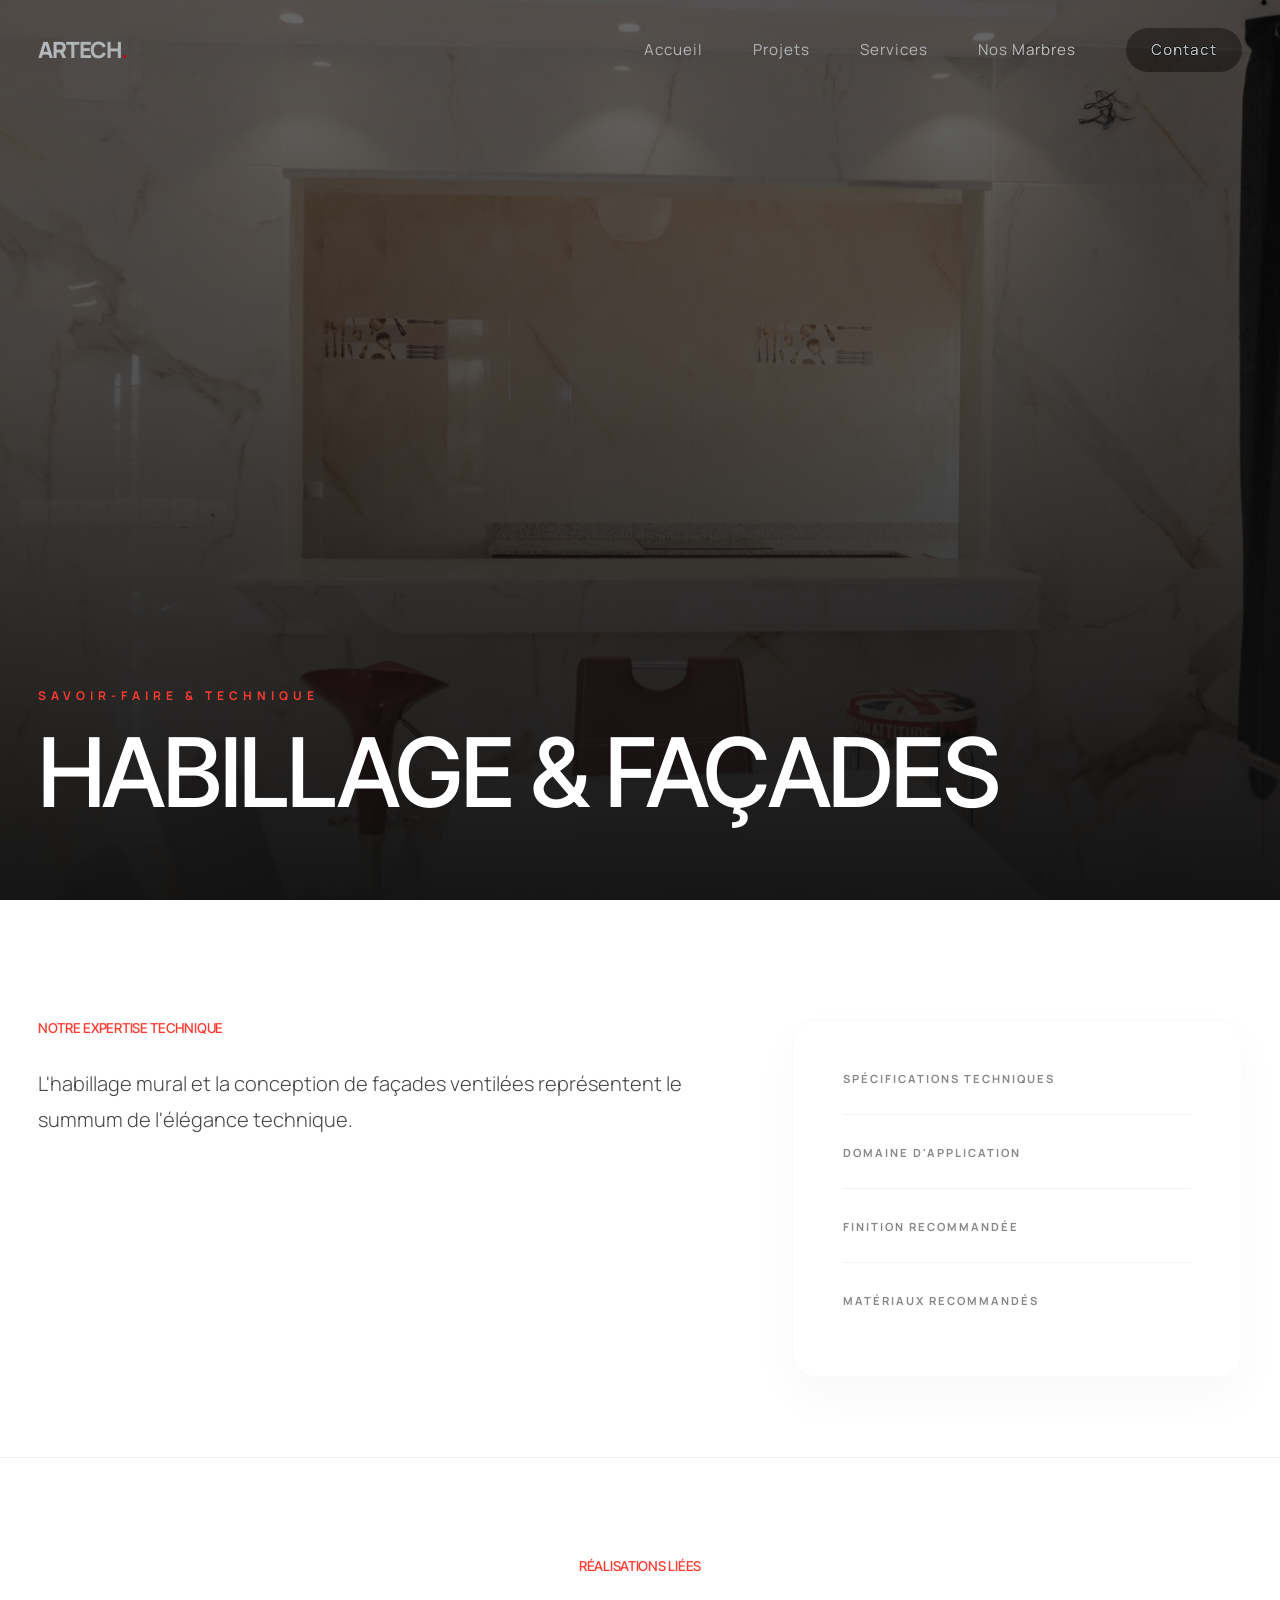
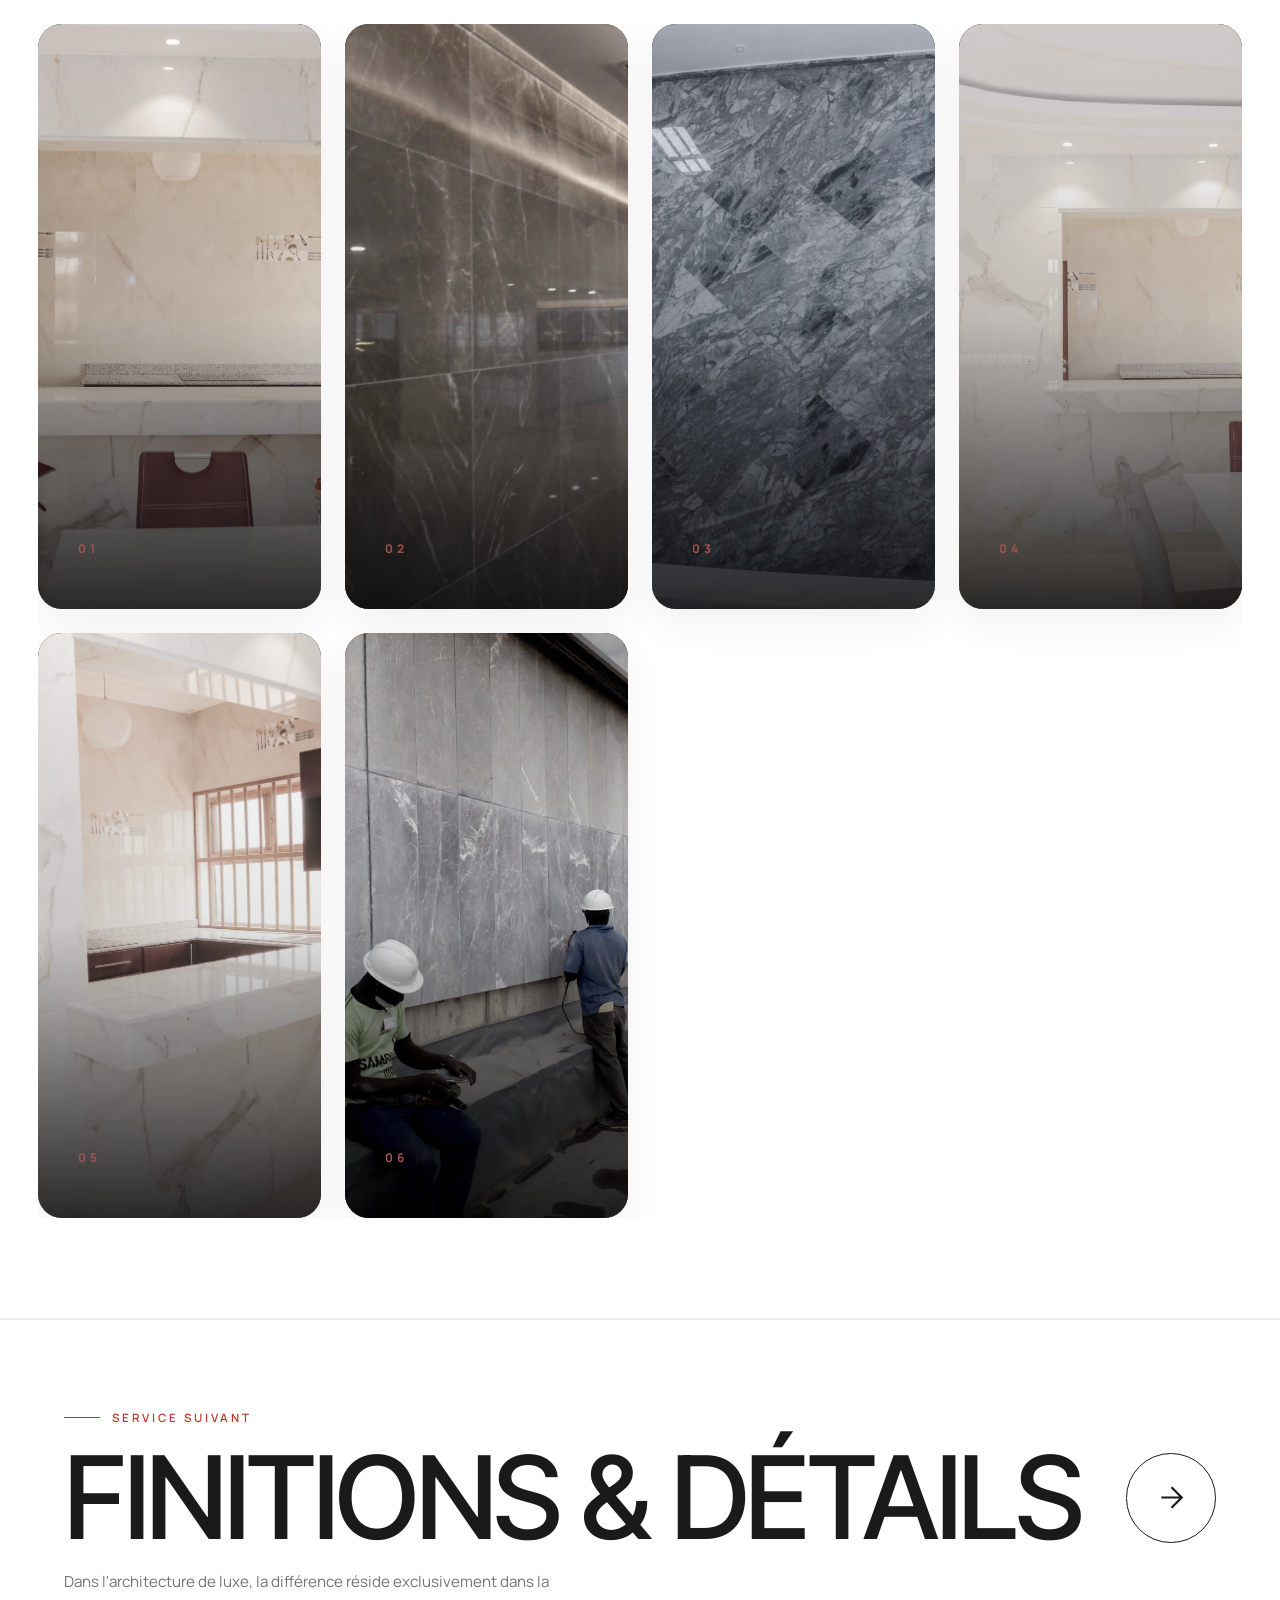
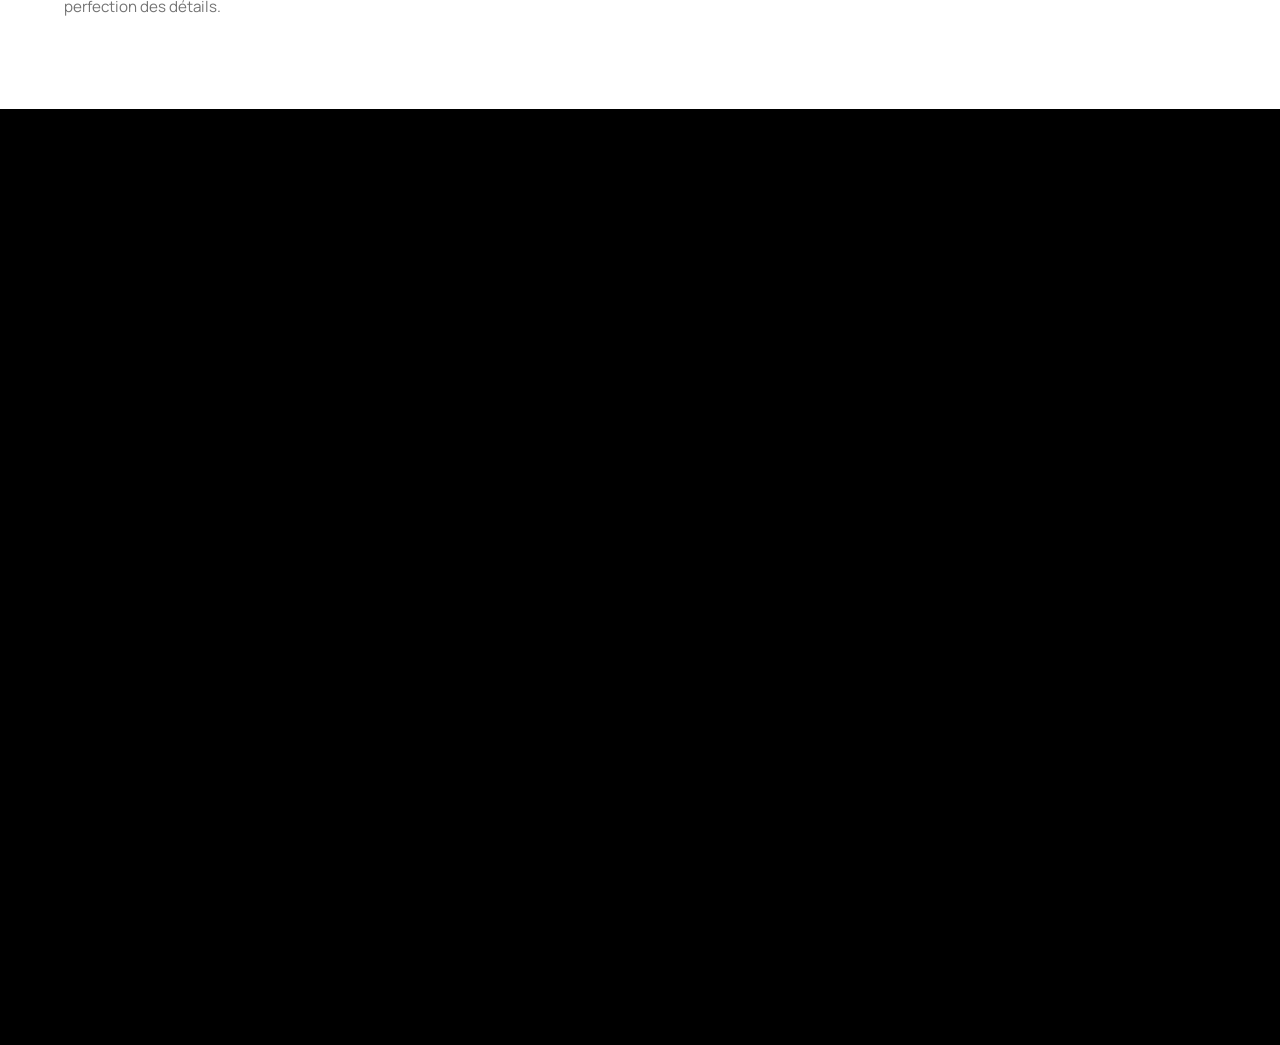
<file: service/index.html>
﻿<!DOCTYPE html>
<html lang="fr">

<head>
    <meta charset="UTF-8">
    <meta name="viewport" content="width=device-width, initial-scale=1.0">
    <title>Service — ARTECH MARBRERIE AFRIQUE</title>
    <meta name="description" content="Découvrez notre expertise technique et nos réalisations.">

    <!-- Google Fonts -->
    <link rel="preconnect" href="https://fonts.googleapis.com">
    <link rel="preconnect" href="https://fonts.gstatic.com" crossorigin>
    <link href="https://fonts.googleapis.com/css2?family=Inter+Tight:wght@400;500&family=Manrope:wght@400;500;600;700;800&display=swap" rel="stylesheet">

    <!-- Stylesheet -->
        <link rel="icon" type="image/png" sizes="64x64" href="../assets/favicon-64.png">
    <link rel="apple-touch-icon" href="../assets/apple-touch-icon.png">
<link rel="stylesheet" href="../style.css">



    <style>
        *,
        *::before,
        *::after {
            margin: 0;
            padding: 0;
            box-sizing: border-box;
        }

        :root {
            --black: #0f0f0f;
            --white: #f5f5f0;
            --red: #ff3b30;
            --gray: #888;
            --transition: cubic-bezier(0.165, 0.84, 0.44, 1);
        }

        body::before {
            content: '';
            position: fixed;
            inset: 0;
            background-image: url('../bg/1.webp');
            background-size: cover;
            background-position: center;
            z-index: -1;
            pointer-events: none;
            will-change: transform;
        }

        body {
            font-family: 'Manrope', sans-serif;
            background-color: var(--bg-dark);
            color: var(--black);
            overflow-x: clip;
        }

        /* ===== NAVBAR ===== */
        .navbar {
            position: fixed;
            top: 0;
            left: 0;
            right: 0;
            z-index: 100;
            display: flex;
            align-items: center;
            justify-content: space-between;
            padding: 28px 1cm;
            mix-blend-mode: difference;
        }

        @media (max-width: 991px) {
            .navbar {
                padding: 20px;
            }
        }

        @media (max-width: 768px) {
            body {
                background-attachment: scroll;
            }
        }

        .nav-logo {
            font-size: 1.4rem;
            font-weight: 900;
            letter-spacing: -1px;
            color: #fff;
            text-decoration: none;
            text-transform: uppercase;
        }

        .nav-logo span {
            color: var(--red);
        }

        .nav-back {
            color: #fff;
            text-decoration: none;
            font-size: 0.8rem;
            font-weight: 600;
            letter-spacing: 3px;
            text-transform: uppercase;
            display: flex;
            align-items: center;
            gap: 10px;
            transition: gap 0.3s var(--transition);
        }

        .nav-back:hover {
            gap: 16px;
        }

        .nav-back svg {
            width: 18px;
            height: 18px;
        }

        /* ===== HERO ===== */
        .hero {
            height: 100vh;
            position: relative;
            display: flex;
            align-items: flex-end;
            overflow: hidden;
            background: var(--black);
        }

        .hero-bg {
            position: absolute;
            inset: 0;
            background-size: cover !important;
            background-position: center !important;
            filter: grayscale(0.4) brightness(0.4);
            transform: scale(1.1);
            animation: heroZoomIn 2.5s cubic-bezier(0.165, 0.84, 0.44, 1) forwards;
        }

        @keyframes heroZoomIn {
            from {
                transform: scale(1.1);
            }

            to {
                transform: scale(1.0);
            }
        }

        @media (max-width: 768px) {
            .hero-bg {
                transform: scale(1.0);
                animation: none;
            }
        }

        .hero-overlay {
            position: absolute;
            inset: 0;
            background: linear-gradient(to top, rgba(15, 15, 15, 0.9) 0%, rgba(15, 15, 15, 0.2) 60%, transparent 100%);
        }

        .hero-content {
            position: relative;
            z-index: 2;
            padding: 80px 1cm;
            width: 100%;
        }

        .hero-label {
            font-size: 0.75rem;
            letter-spacing: 5px;
            text-transform: uppercase;
            color: var(--red);
            font-weight: 700;
            margin-bottom: 20px;
            display: block;
        }

        .hero-title {
            font-size: clamp(2.5rem, 8vw, 6rem);
            font-weight: 900;
            color: #fff;
            line-height: 1.0;
            letter-spacing: -2px;
            text-transform: uppercase;
        }

        /* ===== SERVICE DETAILS CONTAINER ===== */
        .service-details-container {
            padding: 120px 1cm 80px;
            display: grid;
            grid-template-columns: 1.8fr 1.2fr;
            gap: 80px;
        }

        .details-left h2 {
            font-size: 0.85rem;
            font-weight: 700;
            letter-spacing: 4px;
            text-transform: uppercase;
            color: var(--red);
            margin-bottom: 30px;
        }

        .details-left p {
            font-size: clamp(1rem, 2vw, 1.25rem);
            line-height: 1.8;
            color: #444;
            font-weight: 300;
            margin-bottom: 40px;
        }

        .details-right {
            background: #ffffff;
            padding: 50px;
            border-radius: 24px;
            box-shadow: 0 20px 50px rgba(0, 0, 0, 0.03);
            border: 1px solid rgba(0, 0, 0, 0.02);
            height: fit-content;
        }

        .tech-list {
            list-style: none;
            display: flex;
            flex-direction: column;
            gap: 30px;
        }

        .tech-item {
            display: flex;
            flex-direction: column;
            gap: 8px;
            border-bottom: 1px solid rgba(0, 0, 0, 0.05);
            padding-bottom: 20px;
        }

        .tech-item:last-child {
            border: none;
            padding-bottom: 0;
        }

        .tech-label {
            font-size: 0.7rem;
            font-weight: 700;
            letter-spacing: 2px;
            text-transform: uppercase;
            color: var(--gray);
        }

        .tech-value {
            font-size: 1rem;
            font-weight: 600;
            color: var(--black);
            line-height: 1.5;
        }

        /* ===== DYNAMIC PORTFOLIO GALLERY GRID ===== */
        .gallery-section {
            padding: clamp(60px, 10vw, 100px) clamp(16px, 3vw, 1cm);
            border-bottom: 1px solid rgba(0, 0, 0, 0.06);
            border-top: 1px solid rgba(0, 0, 0, 0.06);
            overflow: hidden;
            width: 100%;
            max-width: 100%;
            box-sizing: border-box;
            background: #fff;
            margin: 0;
        }

        .gallery-section h2 {
            font-size: 0.85rem;
            font-weight: 700;
            letter-spacing: 4px;
            text-transform: uppercase;
            color: var(--red);
            margin-bottom: 50px;
            text-align: center;
        }

        .gallery-grid {
            display: grid;
            grid-template-columns: repeat(auto-fill, minmax(280px, 1fr));
            gap: 24px;
            max-width: 1400px;
            width: 100%;
            margin: 0 auto;
            padding: 0;
            box-sizing: border-box;
            contain: paint;
        }

        .gallery-item {
            position: relative;
            border-radius: 24px;
            overflow: hidden;
            aspect-ratio: 3/4;
            background: var(--black);
            cursor: pointer;
            box-shadow: 0 15px 40px rgba(0, 0, 0, 0.06);
            transition: transform 0.5s var(--transition), box-shadow 0.5s var(--transition), filter 0.6s var(--transition);
            text-decoration: none;
            color: #fff;
            display: block;
            min-width: 0;
            width: 100%;
            max-width: 100%;
            box-sizing: border-box;
            filter: grayscale(0.6);
        }

        .gallery-item:hover {
            transform: translateY(-8px);
            box-shadow: 0 25px 50px rgba(0, 0, 0, 0.18);
            filter: grayscale(0);
        }

        .gallery-item img,
        .gallery-item video {
            width: 100%;
            height: 100%;
            max-width: 100%;
            object-fit: cover;
            object-position: center;
            background: #000;
            display: block;
        }

        .gallery-item-overlay {
            position: absolute;
            inset: 0;
            background: linear-gradient(to top, rgba(0, 0, 0, 0.8) 0%, rgba(0, 0, 0, 0.1) 50%, transparent 100%);
            display: flex;
            flex-direction: column;
            justify-content: flex-end;
            padding: 40px;
        }

        .gallery-item-number {
            font-size: 0.75rem;
            letter-spacing: 4px;
            color: var(--red);
            font-weight: 700;
            margin-bottom: 12px;
            text-transform: uppercase;
        }

        .gallery-item-title {
            font-size: clamp(1.5rem, 3vw, 2.2rem);
            font-weight: 800;
            text-transform: uppercase;
            letter-spacing: -1px;
            line-height: 1.1;
            margin-bottom: 15px;
        }

        .gallery-item-desc {
            font-size: 0.95rem;
            line-height: 1.6;
            opacity: 0.8;
            font-weight: 300;
        }

        .gallery-item-arrow {
            position: absolute;
            top: 30px;
            right: 30px;
            width: 50px;
            height: 50px;
            border: 2px solid rgba(255, 255, 255, 0.3);
            border-radius: 50%;
            display: flex;
            align-items: center;
            justify-content: center;
            transition: all 0.4s var(--transition);
        }

        .gallery-item-arrow svg {
            width: 20px;
            height: 20px;
            stroke: #fff;
            stroke-width: 2;
            transition: transform 0.4s var(--transition);
        }

        .gallery-item:hover .gallery-item-arrow {
            background: var(--red);
            border-color: var(--red);
        }

        .gallery-item:hover .gallery-item-arrow svg {
            transform: translateX(4px);
        }

        @media (max-width: 1024px) {
            .gallery-section {
                padding: 80px 24px;
            }

            .gallery-grid {
                grid-template-columns: repeat(auto-fill, minmax(240px, 1fr));
                gap: 20px;
            }
        }

        @media (max-width: 768px) {
            .gallery-grid {
                grid-template-columns: 1fr;
                gap: 16px;
                padding: 0;
            }

            .gallery-item {
                aspect-ratio: 4/3;
                border-radius: 16px;
                width: 100%;
                max-width: 100%;
                box-shadow: none;
            }

            .gallery-item-overlay {
                padding: 24px;
            }

            .gallery-item-arrow {
                width: 40px;
                height: 40px;
                top: 16px;
                right: 16px;
            }

            .gallery-section {
                padding: 60px 16px;
            }
        }

        @media (max-width: 640px) {
            .gallery-section {
                padding: 60px 16px;
            }

            .gallery-grid {
                grid-template-columns: 1fr;
                gap: 16px;
            }
        }

        /* ===== INTERACTIVE VIEWPORT LIGHTBOX ===== */
        .lightbox {
            position: fixed;
            inset: 0;
            background: rgba(10, 10, 10, 0.98);
            -webkit-backdrop-filter: blur(25px);
            backdrop-filter: blur(25px);
            z-index: 1000000;
            display: none;
            align-items: center;
            justify-content: center;
            opacity: 0;
            visibility: hidden;
            pointer-events: none;
            transition: opacity 0.4s var(--transition);
        }

        .lightbox.active {
            display: flex;
            opacity: 1;
            visibility: visible;
            pointer-events: auto;
        }

        .lightbox-wrapper {
            position: relative;
            width: 90%;
            max-width: 1100px;
            height: 80vh;
            display: flex;
            align-items: center;
            justify-content: center;
        }

        .lightbox-media-container {
            width: 100%;
            height: 100%;
            display: flex;
            align-items: center;
            justify-content: center;
            overflow: hidden;
        }

        .lightbox-media-container img,
        .lightbox-media-container video {
            max-width: 100%;
            max-height: 100%;
            object-fit: contain;
            border-radius: 12px;
            box-shadow: 0 30px 100px rgba(0, 0, 0, 0.8);
            animation: zoomInLight 0.5s cubic-bezier(0.165, 0.84, 0.44, 1);
        }

        @keyframes zoomInLight {
            from {
                transform: scale(0.95);
                opacity: 0;
            }

            to {
                transform: scale(1);
                opacity: 1;
            }
        }

        .lightbox-btn {
            position: absolute;
            background: rgba(255, 255, 255, 0.03);
            border: 1px solid rgba(255, 255, 255, 0.08);
            color: #fff;
            width: 60px;
            height: 60px;
            border-radius: 50%;
            display: flex;
            align-items: center;
            justify-content: center;
            cursor: pointer;
            transition: all 0.3s;
            z-index: 10;
        }

        .lightbox-btn:hover {
            background: var(--red);
            border-color: var(--red);
            transform: scale(1.05);
        }

        .lightbox-prev {
            left: -80px;
        }

        .lightbox-next {
            right: -80px;
        }

        .lightbox-close {
            position: fixed;
            top: 24px;
            right: 24px;
            width: 50px;
            height: 50px;
            background: rgba(255, 255, 255, 0.15);
            border: 1px solid rgba(255, 255, 255, 0.3);
            border-radius: 50%;
            display: flex;
            align-items: center;
            justify-content: center;
            color: #fff;
            cursor: pointer;
            z-index: 1000005;
            transition: all 0.3s ease;
        }

        .lightbox-close:hover {
            background: var(--red);
            border-color: var(--red);
            transform: scale(1.1);
        }

        @media (max-width: 1200px) {
            .lightbox-prev {
                left: 20px;
                bottom: 40px;
                top: auto;
            }

            .lightbox-next {
                right: 20px;
                bottom: 40px;
                top: auto;
            }

            .lightbox-close {
                top: 16px;
                right: 16px;
                width: 44px;
                height: 44px;
            }
        }

        @media (max-width: 768px) {

            .lightbox-prev,
            .lightbox-next {
                display: none;
            }

            .lightbox-close {
                top: 10px;
                right: 10px;
            }
        }

        /* ===== FOOTER ===== */
        .main-footer {
            background: #000;
            color: #fff;
            padding: 100px 1cm 60px;
        }

        .footer-marquee {
            overflow: hidden;
            margin-bottom: 80px;
        }

        .marquee-track {
            display: flex;
            gap: 60px;
            animation: marquee 20s linear infinite;
            white-space: nowrap;
        }

        .marquee-track span {
            font-size: clamp(3rem, 8vw, 7rem);
            font-weight: 900;
            color: rgba(255, 255, 255, 0.04);
            text-transform: uppercase;
            letter-spacing: -2px;
        }

        @keyframes marquee {
            from {
                transform: translateX(0);
            }

            to {
                transform: translateX(-50%);
            }
        }

        .footer-grid {
            display: grid;
            grid-template-columns: 2fr 1fr 1fr;
            gap: 60px;
            max-width: 1400px;
            margin: 0 auto;
        }

        .footer-col h4 {
            font-size: 0.75rem;
            letter-spacing: 3px;
            text-transform: uppercase;
            color: var(--red);
            margin-bottom: 24px;
            font-weight: 700;
        }

        .footer-col p,
        .footer-col li {
            font-size: 0.9rem;
            line-height: 1.8;
            color: rgba(255, 255, 255, 0.6);
            margin-bottom: 12px;
        }

        .footer-col a {
            color: rgba(255, 255, 255, 0.8);
            text-decoration: none;
            transition: color 0.3s;
        }

        .footer-col a:hover {
            color: var(--red);
        }

        .footer-logo {
            font-size: 1.4rem;
            font-weight: 900;
            letter-spacing: -1px;
            color: #fff;
            text-transform: uppercase;
            margin-bottom: 20px;
            display: inline-block;
        }

        .footer-logo span {
            color: var(--red);
        }

        .footer-social-icons {
            display: flex;
            gap: 16px;
            margin-top: 24px;
        }

        .footer-social-icons a {
            width: 44px;
            height: 44px;
            border: 1px solid rgba(255, 255, 255, 0.15);
            border-radius: 50%;
            display: flex;
            align-items: center;
            justify-content: center;
            transition: all 0.3s;
        }

        .footer-social-icons a:hover {
            background: var(--red);
            border-color: var(--red);
            transform: translateY(-3px);
        }

        .footer-bottom {
            max-width: 1400px;
            margin: 80px auto 0;
            padding-top: 40px;
            border-top: 1px solid rgba(255, 255, 255, 0.08);
            display: flex;
            align-items: center;
            justify-content: space-between;
            flex-wrap: wrap;
            gap: 20px;
        }

        .footer-bottom p {
            font-size: 0.8rem;
            color: rgba(255, 255, 255, 0.4);
        }

        .footer-legal {
            display: flex;
            gap: 24px;
        }

        .footer-legal a {
            font-size: 0.8rem;
            color: rgba(255, 255, 255, 0.4);
            text-decoration: none;
            transition: color 0.3s;
        }

        .footer-legal a:hover {
            color: var(--red);
        }

        @media (max-width: 768px) {
            .service-details-container {
                grid-template-columns: 1fr;
                gap: 40px;
                padding: 60px 1cm;
            }
        }

        .recommended-materials-grid {
            display: flex;
            gap: 12px;
            flex-wrap: wrap;
            margin-top: 10px;
        }

        .mini-material-card {
            width: 70px;
            height: 70px;
            border-radius: 8px;
            overflow: hidden;
            cursor: pointer;
            box-shadow: 0 4px 10px rgba(0, 0, 0, 0.1);
            transition: transform 0.3s var(--transition);
        }

        .mini-material-card:hover {
            transform: scale(1.1);
        }

        .mini-material-card img {
            width: 100%;
            height: 100%;
            object-fit: cover;
        }
    </style>
</head>

<body class="loaded services-page">

    <!-- Navbar -->
    <nav class="navbar">
        <a href="../" class="nav-logo">ARTECH<span>.</span></a>
        <ul class="nav-links">
            <li><a href="../#hero" data-nav-text="Accueil"><span class="nav-text-wrap" aria-label="Accueil"><span
                            class="nav-text-top" aria-hidden="true">Accueil</span><span class="nav-text-bottom"
                            aria-hidden="true">Accueil</span></span></a></li>
            <li><a href="../projet/" data-nav-text="Projets"><span class="nav-text-wrap" aria-label="Projets"><span
                            class="nav-text-top" aria-hidden="true">Projets</span><span class="nav-text-bottom"
                            aria-hidden="true">Projets</span></span></a></li>
            <li><a href="../services/" data-nav-text="Services"><span class="nav-text-wrap" aria-label="Services"><span
                            class="nav-text-top" aria-hidden="true">Services</span><span class="nav-text-bottom"
                            aria-hidden="true">Services</span></span></a></li>
            <li><a href="../marbres/" data-nav-text="Nos Marbres"><span class="nav-text-wrap"
                        aria-label="Nos Marbres"><span class="nav-text-top" aria-hidden="true">Nos Marbres</span><span
                            class="nav-text-bottom" aria-hidden="true">Nos Marbres</span></span></a></li>
            <li><a href="../contact/" class="btn-contact" data-nav-text="Contact"><span class="nav-text-wrap"
                        aria-label="Contact"><span class="nav-text-top" aria-hidden="true">Contact</span><span
                            class="nav-text-bottom" aria-hidden="true">Contact</span></span></a></li>
        </ul>
        <div class="menu-toggle" id="mobile-menu">
            <span class="bar"></span>
            <span class="bar"></span>
        </div>
    </nav>

    <!-- Hero -->
    <section class="hero">
        <div class="hero-bg" id="service-hero-bg" style="background: #0f0f0f center/cover no-repeat;"></div>
        <div class="hero-overlay"></div>
        <div class="hero-content">
            <span class="hero-label">Savoir-Faire & Technique</span>
            <h1 class="hero-title" id="service-title">Service</h1>
        </div>
    </section>

    <!-- Service Details -->
    <section class="service-details-container">
        <div class="details-left">
            <h2>NOTRE EXPERTISE TECHNIQUE</h2>
            <p id="service-description"></p>
            <p id="service-bureau"></p>
        </div>

        <div class="details-right">
            <ul class="tech-list">
                <li class="tech-item">
                    <span class="tech-label">Spécifications techniques</span>
                    <span class="tech-value" id="service-tech-spec"></span>
                </li>
                <li class="tech-item">
                    <span class="tech-label">Domaine d'application</span>
                    <span class="tech-value" id="service-tech-domain"></span>
                </li>
                <li class="tech-item">
                    <span class="tech-label">Finition recommandée</span>
                    <span class="tech-value" id="service-tech-finish"></span>
                </li>
                <li class="tech-item">
                    <span class="tech-label">Matériaux recommandés</span>
                    <div id="service-tech-materials" class="recommended-materials-grid"></div>
                </li>
            </ul>
        </div>
    </section>

    <!-- Dynamic Portfolio Gallery -->
    <section class="gallery-section">
        <h2>RÉALISATIONS LIÉES</h2>
        <div class="gallery-grid" id="service-gallery-grid"></div>
    </section>

    <!-- Lightbox -->
    <div class="lightbox" id="service-lightbox">
        <button class="lightbox-btn lightbox-close" id="lightbox-close">
            <svg width="24" height="24" viewBox="0 0 24 24" fill="none" stroke="currentColor" stroke-width="2">
                <line x1="18" y1="6" x2="6" y2="18"></line>
                <line x1="6" y1="6" x2="18" y2="18"></line>
            </svg>
        </button>
        <button class="lightbox-btn lightbox-prev" id="lightbox-prev">
            <svg width="24" height="24" viewBox="0 0 24 24" fill="none" stroke="currentColor" stroke-width="2">
                <polyline points="15 18 9 12 15 6"></polyline>
            </svg>
        </button>
        <button class="lightbox-btn lightbox-next" id="lightbox-next">
            <svg width="24" height="24" viewBox="0 0 24 24" fill="none" stroke="currentColor" stroke-width="2">
                <polyline points="9 18 15 12 9 6"></polyline>
            </svg>
        </button>
        <div class="lightbox-wrapper">
            <div class="lightbox-media-container" id="lightbox-media-container"></div>
        </div>
    </div>

    <!-- Next page -->
    <section class="next-page" aria-label="Page suivante">
        <a class="next-page-link" href="../projet/">
            <img class="next-page-media" src="../projet/1.jpg" alt="" loading="lazy" decoding="async" aria-hidden="true">
            <span class="next-page-inner">
                <span class="next-page-eyebrow"><span class="next-page-line"></span>Page suivante</span>
                <span class="next-page-row">
                    <span class="next-page-title">Nos projets</span>
                    <span class="next-page-arrow"><svg viewBox="0 0 24 24" fill="none" stroke="currentColor" stroke-width="1.5" aria-hidden="true"><path d="M5 12h14M12 5l7 7-7 7"/></svg></span>
                </span>
                <span class="next-page-desc">Palais, hôtels, sièges institutionnels, résidences : nos réalisations en pierre naturelle.</span>
            </span>
        </a>
    </section>

    <!-- Footer -->
    <footer class="main-footer">
        <div class="footer-marquee">
            <div class="marquee-track">
                <span>ARTECH MARBRERIE AFRIQUE</span><span>ARTECH MARBRERIE AFRIQUE</span><span>ARTECH MARBRERIE AFRIQUE</span><span>ARTECH MARBRERIE AFRIQUE</span><span>ARTECH MARBRERIE AFRIQUE</span><span>ARTECH MARBRERIE AFRIQUE</span><span>ARTECH MARBRERIE AFRIQUE</span><span>ARTECH MARBRERIE AFRIQUE</span>
            </div>
        </div>
        <div class="container">
            <div class="footer-grid">
                <div class="footer-col about">
                    <div class="footer-logo">ARTECH MARBRERIE AFRIQUE<span>.</span></div>
                    <p>L'excellence de la pierre naturelle et du marbre au service de l'architecture moderne depuis 20
                        ans.</p>
                </div>

                <div class="footer-col contact-info">
                    <h4>NOUS CONTACTER</h4>
                    <p><strong>Tel :</strong> <a href="tel:+22870457341">+228 70 45 73 41</a></p>
                    <p><strong>Email :</strong> <a
                            href="mailto:Artech.marbrerie@gmail.com">Artech.marbrerie@gmail.com</a></p>
                    <p><strong>Adresse :</strong> Rue des Filaos 03, non loin de pharmacie Justine<br>Tokoin Habitat -
                        08 BP 81735<br>Lomé - Togo</p>

                    <div class="footer-social-icons">
                        <a href="#" target="_blank" aria-label="Instagram">
                            <svg viewBox="0 0 24 24" width="24" height="24" fill="currentColor">
                                <path
                                    d="M12 2.163c3.204 0 3.584.012 4.85.07 3.252.148 4.771 1.691 4.919 4.919.058 1.265.069 1.645.069 4.849 0 3.205-.012 3.584-.069 4.849-.149 3.225-1.664 4.771-4.919 4.919-1.266.058-1.644.07-4.85.07-3.204 0-3.584-.012-4.849-.07-3.26-.149-4.771-1.699-4.919-4.92-.058-1.265-.07-1.644-.07-4.849 0-3.204.013-3.583.07-4.849.149-3.227 1.664-4.771 4.919-4.919 1.266-.057 1.645-.069 4.849-.069zm0-2.163c-3.259 0-3.667.014-4.947.072-4.358.2-6.78 2.618-6.98 6.98-.059 1.281-.073 1.689-.073 4.948 0 3.259.014 3.668.072 4.948.2 4.358 2.618 6.78 6.98 6.98 1.281.058 1.689.072 4.948.072 3.259 0 3.668-.014 4.948-.072 4.354-.2 6.782-2.618 6.979-6.98.059-1.28.073-1.689.073-4.948 0-3.259-.014-3.667-.072-4.947-.196-4.354-2.617-6.78-6.979-6.98-1.281-.059-1.69-.073-4.949-.073zm0 5.838c-3.403 0-6.162 2.759-6.162 6.162s2.759 6.163 6.162 6.163 6.162-2.759 6.162-6.163c0-3.403-2.759-6.162-6.162-6.162zm0 10.162c-2.209 0-4-1.79-4-4 0-2.209 1.791-4 4-4s4 1.791 4 4c0 2.21-1.791 4-4 4zm6.406-11.845c-.796 0-1.441.645-1.441 1.44s.645 1.441 1.441 1.441c.795 0 1.439-.645 1.439-1.441s-.644-1.44-1.439-1.44z" />
                            </svg>
                        </a>
                        <a href="#" target="_blank" rel="noopener" aria-label="TikTok">
                            <svg viewBox="0 0 24 24" width="24" height="24" fill="currentColor">
                                <path d="M12.525.02c1.31-.02 2.61-.01 3.91-.02.08 1.53.63 3.09 1.75 4.17 1.12 1.11 2.7 1.62 4.24 1.79v4.03c-1.44-.05-2.89-.35-4.2-.97-.57-.26-1.1-.59-1.62-.93-.01 2.92.01 5.84-.02 8.75-.08 1.4-.54 2.79-1.35 3.94-1.31 1.92-3.58 3.17-5.91 3.21-1.43.08-2.86-.31-4.08-1.03-2.02-1.19-3.44-3.37-3.65-5.71-.02-.5-.03-1-.01-1.49.18-1.9 1.12-3.72 2.58-4.96 1.66-1.44 3.98-2.13 6.15-1.72.02 1.48-.04 2.96-.04 4.44-.99-.32-2.15-.23-3.02.37-.63.41-1.11 1.04-1.36 1.75-.21.51-.15 1.07-.14 1.61.24 1.64 1.82 3.02 3.5 2.87 1.12-.01 2.19-.66 2.77-1.61.19-.33.4-.67.41-1.06.1-1.79.06-3.57.07-5.36.01-4.03-.01-8.05.02-12.07z" />
                            </svg>
                        </a>
                        <a href="mailto:Artech.marbrerie@gmail.com" aria-label="Email">
                            <svg viewBox="0 0 24 24" width="24" height="24" fill="currentColor">
                                <path d="M20 4H4c-1.1 0-2 .9-2 2v12c0 1.1.9 2 2 2h16c1.1 0 2-.9 2-2V6c0-1.1-.9-2-2-2zm0 4-8 5-8-5V6l8 5 8-5v2z" />
                            </svg>
                        </a>
                    </div>
                </div>

                <div class="footer-col links">
                    <h4>NAVIGATION</h4>
                    <ul>
                        <li><a href="../services/">Services</a></li>
                        <li><a href="../marbres/">Nos Marbres</a></li>
                        <li><a href="../contact/">Contact</a></li>
                        <li><a href="../#faq">FAQ</a></li>
                        <li><a href="tel:+22870457341">Appelez maintenant</a></li>
                    </ul>
                </div>

            </div>
        </div>

        <div class="footer-bottom">
            <p>&copy; 2026 ARCHITECT MARBLE. Tous droits réservés.</p>
            <div class="footer-legal">
                <a href="../mentions-legales/">Mentions Légales</a>
                <a href="../confidentialite/">Politique de Confidentialité</a>
            </div>
        </div>
    </footer>

    <!-- Legal Modals -->
    <div id="legal-modal" class="modal">
        <div class="modal-overlay"></div>
        <div class="modal-container">
            <button class="modal-close">&times;</button>
            <div class="modal-content" id="modal-content-legal">
                <h2>MENTIONS LÉGALES</h2>
                <div class="modal-scroll-area">
                    <p><strong>Éditeur du site :</strong> ARTECH MARBRERIE AFRIQUE SAS</p>
                    <p><strong>Siège social :</strong> Rue des Filaos 03, Tokoin Habitat, Lomé - Togo.</p>
                    <p><strong>Email :</strong> Artech.marbrerie@gmail.com</p>
                    <p><strong>Téléphone :</strong> +228 70 45 73 41</p>
                    <p><strong>Directeur de publication :</strong> [Nom du responsable]</p>
                    <p><strong>Hébergement :</strong> [Nom de l'hébergeur]</p>
                    <p><strong>Déclaration CNIL :</strong> [Numéro de déclaration]</p>
                </div>
            </div>
        </div>
    </div>

    <div id="privacy-modal" class="modal">
        <div class="modal-overlay"></div>
        <div class="modal-container">
            <button class="modal-close">&times;</button>
            <div class="modal-content" id="modal-content-privacy">
                <h2>POLITIQUE DE CONFIDENTIALITÉ</h2>
                <div class="modal-scroll-area">
                    <p><strong>Données collectées :</strong> [Détails]</p>
                    <p><strong>Utilisation des données :</strong> [Détails]</p>
                    <p><strong>Durée de conservation :</strong> [Détails]</p>
                    <p><strong>Vos droits :</strong> [Détails]</p>
                </div>
            </div>
        </div>
    </div>

    <script src="../data.js"></script>
    <script src="../script.js"></script>

    <script>
        // "Page suivante": next service in the same order as the Services page;
        // the last service leads to the Projets page (static fallback in the HTML).
        (function () {
            const data = window.serviceData;
            const link = document.querySelector('.next-page-link');
            if (!data || !link) return;
            const id = new URLSearchParams(window.location.search).get('id') || '1';
            const ids = Object.keys(data); // integer keys = ascending order, like the Services grid
            const pos = ids.indexOf(String(id));
            const next = pos >= 0 && pos < ids.length - 1 ? data[ids[pos + 1]] : null;
            if (!next) return; // last service -> keep "Nos projets"

            link.href = `?id=${next.id}`;
            const set = (sel, txt) => { const el = link.querySelector(sel); if (el) el.textContent = txt; };
            set('.next-page-title', next.title);
            const eyebrow = link.querySelector('.next-page-eyebrow');
            if (eyebrow) eyebrow.lastChild.textContent = 'Service suivant';
            const desc = (next.description || '').split(/(?<=\.)\s/)[0];
            set('.next-page-desc', desc);
            const img = link.querySelector('.next-page-media');
            if (img && next.image) img.src = '../' + next.image;
        })();

        // Load single service details dynamically from URL parameter ?id=...
        (function () {
            const params = new URLSearchParams(window.location.search);
            const id = params.get('id') || '1';
            const service = window.serviceData ? window.serviceData[id] : null;

            if (service) {
                document.getElementById('service-title').textContent = service.title;
                const bgEl = document.getElementById('service-hero-bg');
                if (bgEl && service.image) {
                    bgEl.style.background = `url('../${service.image}') center/cover no-repeat`;
                }
                document.getElementById('service-description').textContent = service.description;
                if (service.bureauDescription) {
                    document.getElementById('service-bureau').textContent = service.bureauDescription;
                }
                if (service.techSpec) document.getElementById('service-tech-spec').textContent = service.techSpec;
                if (service.techDomain) document.getElementById('service-tech-domain').textContent = service.techDomain;
                if (service.techFinish) document.getElementById('service-tech-finish').textContent = service.techFinish;

                // Recommended materials
                const materialsEl = document.getElementById('service-tech-materials');
                if (materialsEl && service.techMaterials && Array.isArray(service.techMaterials)) {
                    materialsEl.innerHTML = service.techMaterials.map(mat => `
                        <div class="mini-material-card" title="${mat.name}">
                            <img src="../${mat.image}" alt="${mat.name}" onerror="this.src='../produit/1.avif'">
                        </div>
                    `).join('');
                }

                // Gallery
                const galleryGrid = document.getElementById('service-gallery-grid');
                if (galleryGrid && service.gallery) {
                    currentGallery = service.gallery;
                    galleryGrid.innerHTML = service.gallery.map((item, idx) => `
                        <div class="gallery-item" onclick="openServiceLightbox(${idx})">
                            <img src="../${item.file_path}" alt="Réalisation 0${idx + 1}" loading="lazy" onerror="this.src='../produit/1.avif'">
                            <div class="gallery-item-overlay">
                                <span class="gallery-item-number">0${idx + 1}</span>
                            </div>
                        </div>
                    `).join('');
                }
            }

            // Lightbox functionality
            const lightbox = document.getElementById('service-lightbox');
            const mediaContainer = document.getElementById('lightbox-media-container');

            function updateLightboxMedia(index) {
                if (!currentGallery || !currentGallery[index]) return;
                currentLightboxIndex = index;
                const item = currentGallery[index];
                const isVideo = item.file_path.endsWith('.mp4') || item.file_path.endsWith('.webm');

                if (isVideo) {
                    mediaContainer.innerHTML = `<video src="../${item.file_path}" controls autoplay loop style="max-width:100%; max-height:100%; border-radius:12px;"></video>`;
                } else {
                    mediaContainer.innerHTML = `<img src="../${item.file_path}" alt="Réalisation 0${index + 1}" style="max-width:100%; max-height:100%; object-fit:contain; border-radius:12px;">`;
                }
            }

            window.openServiceLightbox = function (idx) {
                if (!lightbox) return;
                updateLightboxMedia(idx);
                lightbox.classList.add('active');
                document.body.style.overflow = 'hidden';
            };

            function closeLightbox() {
                if (!lightbox) return;
                lightbox.classList.remove('active');
                mediaContainer.innerHTML = '';
                document.body.style.overflow = '';
            }

            document.getElementById('lightbox-close')?.addEventListener('click', closeLightbox);
            lightbox?.addEventListener('click', (e) => {
                if (e.target === lightbox || e.target.classList.contains('lightbox-wrapper')) {
                    closeLightbox();
                }
            });

            document.getElementById('lightbox-prev')?.addEventListener('click', (e) => {
                e.stopPropagation();
                if (currentGallery.length === 0) return;
                const newIdx = (currentLightboxIndex - 1 + currentGallery.length) % currentGallery.length;
                updateLightboxMedia(newIdx);
            });

            document.getElementById('lightbox-next')?.addEventListener('click', (e) => {
                e.stopPropagation();
                if (currentGallery.length === 0) return;
                const newIdx = (currentLightboxIndex + 1) % currentGallery.length;
                updateLightboxMedia(newIdx);
            });

            document.addEventListener('keydown', (e) => {
                if (!lightbox?.classList.contains('active')) return;
                if (e.key === 'Escape') closeLightbox();
                if (e.key === 'ArrowLeft') document.getElementById('lightbox-prev')?.click();
                if (e.key === 'ArrowRight') document.getElementById('lightbox-next')?.click();
            });
        })();
    </script>
</body>

</html>
</file>
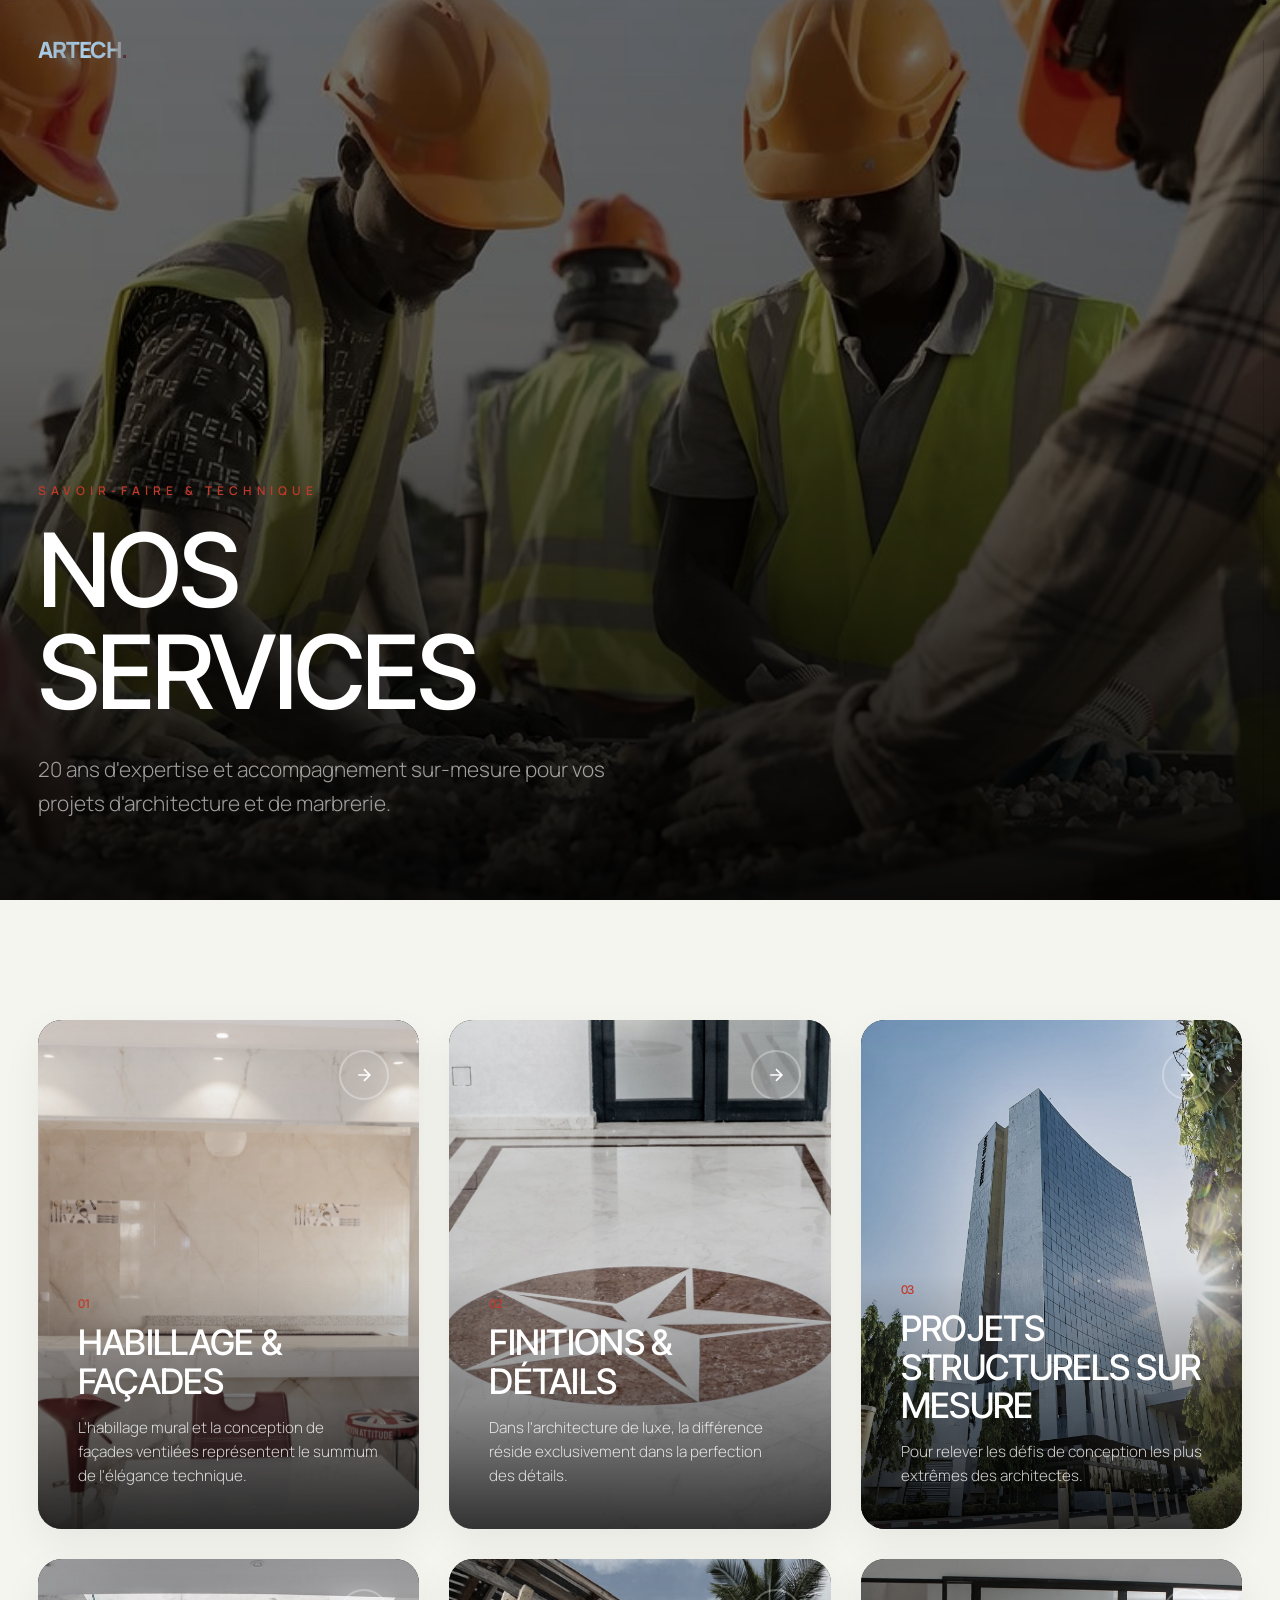
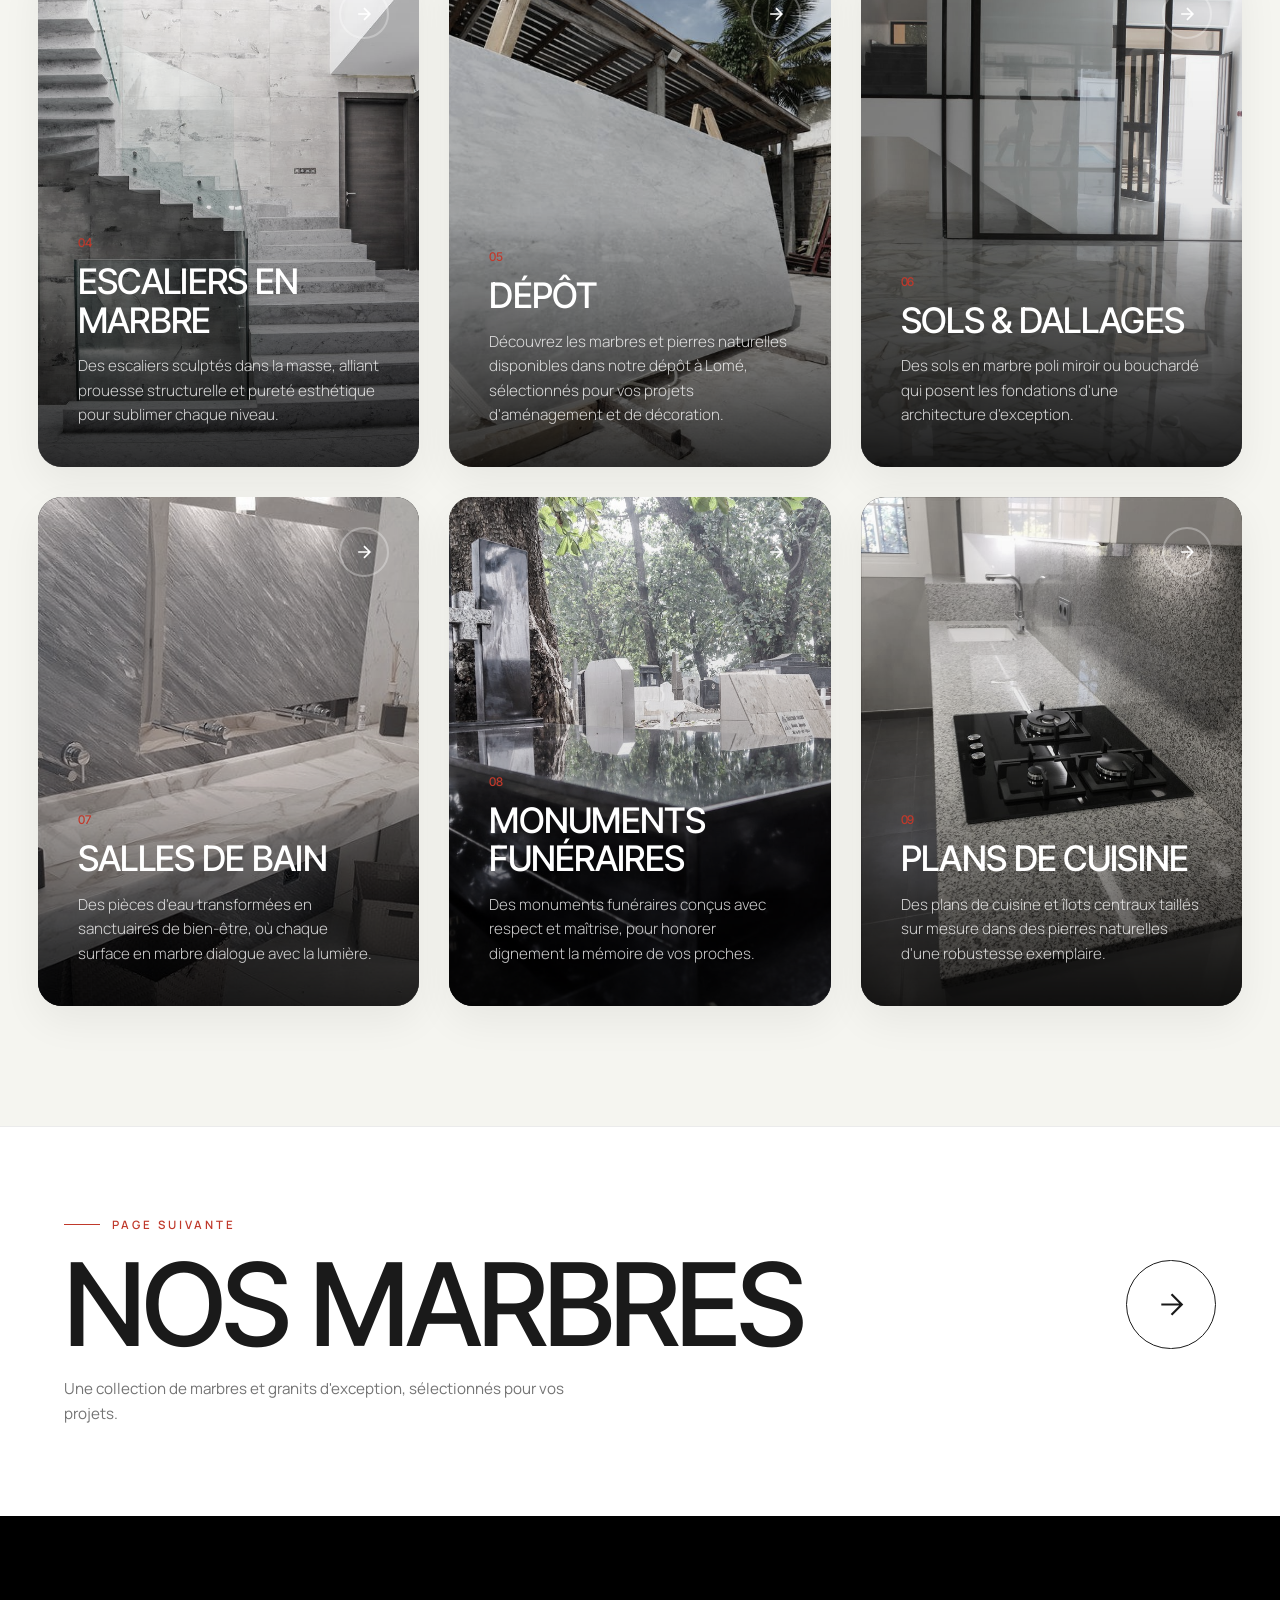
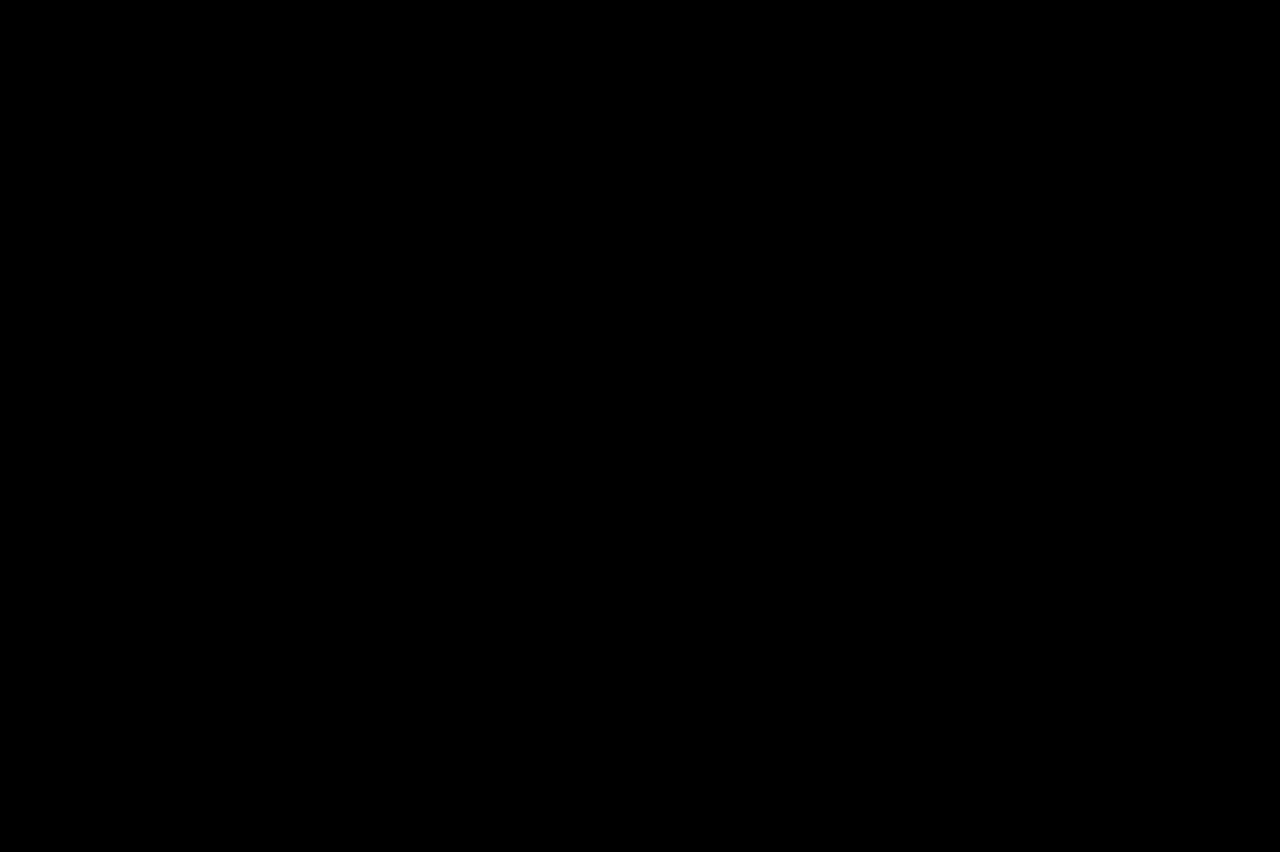
<file: services/index.html>
﻿<!DOCTYPE html>
<html lang="fr">

<head>
    <meta charset="UTF-8">
    <meta name="viewport" content="width=device-width, initial-scale=1.0">
    <title>Nos Services — ARTECH MARBRERIE AFRIQUE</title>
    <meta name="description"
        content="Découvrez l'ensemble de nos services d'exception en habillage, façades, cloisons, finitions et projets structurels sur mesure.">

    <!-- Google Fonts -->
    <link rel="preconnect" href="https://fonts.googleapis.com">
    <link rel="preconnect" href="https://fonts.gstatic.com" crossorigin>
    <link href="https://fonts.googleapis.com/css2?family=Inter+Tight:wght@400;500&family=Manrope:wght@400;500;600;700;800&display=swap" rel="stylesheet">

    <!-- Stylesheet -->
        <link rel="icon" type="image/png" sizes="64x64" href="../assets/favicon-64.png">
    <link rel="apple-touch-icon" href="../assets/apple-touch-icon.png">
<link rel="stylesheet" href="../style.css">



    <style>
        *,
        *::before,
        *::after {
            margin: 0;
            padding: 0;
            box-sizing: border-box;
        }

        :root {
            --black: #0f0f0f;
            --white: #f5f5f0;
            --red: #c0392b;
            --gray: #888;
            --light-gray: #f0f0f0;
            --transition: cubic-bezier(0.2, 0.8, 0.2, 1);
        }

        body::before {
            content: '';
            position: fixed;
            inset: 0;
            background-image: url('../bg/1.webp');
            background-size: cover;
            background-position: center;
            z-index: -1;
            pointer-events: none;
            will-change: transform;
        }

        body {
            font-family: 'Manrope', sans-serif;
            background-color: var(--bg-dark);
            color: var(--black);
            overflow-x: clip;
        }

        /* ===== NAVBAR ===== */
        .navbar {
            position: fixed;
            top: 0;
            left: 0;
            right: 0;
            z-index: 100;
            display: flex;
            align-items: center;
            justify-content: space-between;
            padding: 28px 1cm;
            mix-blend-mode: difference;
        }

        .nav-logo {
            font-size: 1.4rem;
            font-weight: 900;
            letter-spacing: -1px;
            color: #fff;
            text-decoration: none;
            text-transform: uppercase;
        }

        .nav-logo span {
            color: var(--red);
        }

        .nav-back {
            color: #fff;
            text-decoration: none;
            font-size: 0.8rem;
            font-weight: 600;
            letter-spacing: 3px;
            text-transform: uppercase;
            display: flex;
            align-items: center;
            gap: 10px;
            transition: gap 0.3s var(--transition);
        }

        .nav-back:hover {
            gap: 16px;
        }

        .nav-back svg {
            width: 18px;
            height: 18px;
        }

        /* ===== HERO ===== */
        .hero {
            height: 100vh;
            position: relative;
            display: flex;
            align-items: flex-end;
            overflow: hidden;
            background: var(--black);
        }

        .hero-bg {
            position: absolute;
            inset: 0;
            background: url('../assets/palais des congres/1.jpg') center/cover no-repeat;
            filter: grayscale(0.3) brightness(0.45);
            transform: scale(1.15);
            animation: heroZoomIn 3s cubic-bezier(0.165, 0.84, 0.44, 1) forwards;
        }

        @keyframes heroZoomIn {
            from {
                transform: scale(1.15);
            }

            to {
                transform: scale(1.0);
            }
        }

        .hero-overlay {
            position: absolute;
            inset: 0;
            background: linear-gradient(to top, rgba(0, 0, 0, 0.85) 0%, rgba(0, 0, 0, 0.1) 60%, transparent 100%);
        }

        .hero-content {
            position: relative;
            z-index: 2;
            padding: 80px 1cm;
            width: 100%;
        }

        .hero-label {
            font-size: 0.75rem;
            letter-spacing: 5px;
            text-transform: uppercase;
            color: var(--red);
            font-weight: 600;
            margin-bottom: 20px;
            display: block;
        }

        .hero-title {
            font-size: clamp(3rem, 8vw, 7rem);
            font-weight: 900;
            color: #fff;
            line-height: 0.9;
            letter-spacing: -3px;
            text-transform: uppercase;
            margin-bottom: 30px;
        }

        .hero-subtitle {
            font-size: clamp(1rem, 2vw, 1.3rem);
            color: rgba(255, 255, 255, 0.6);
            max-width: 600px;
            line-height: 1.6;
            font-weight: 300;
        }

        /* ===== SERVICES GRID ===== */
        .services-grid-section {
            padding: 120px 1cm;
            background: var(--white);
        }

        .services-grid {
            display: grid;
            grid-template-columns: repeat(auto-fill, minmax(350px, 1fr));
            gap: 30px;
            max-width: 1400px;
            margin: 0 auto;
        }

        .service-card {
            position: relative;
            border-radius: 24px;
            overflow: hidden;
            aspect-ratio: 3/4;
            background: var(--black);
            cursor: pointer;
            box-shadow: 0 15px 40px rgba(0, 0, 0, 0.06);
            transition: transform 0.5s var(--transition), box-shadow 0.5s var(--transition);
            text-decoration: none;
            color: #fff;
            display: block;
        }

        .service-card:hover {
            transform: translateY(-8px);
            box-shadow: 0 25px 50px rgba(0, 0, 0, 0.18);
            will-change: transform;
        }

        .service-card img {
            width: 100%;
            height: 100%;
            object-fit: cover;
            filter: grayscale(0.6);
            transition: filter 0.6s var(--transition), transform 0.6s var(--transition);
            transform: translateZ(0);
        }

        .service-card:hover img {
            filter: grayscale(0);
            transform: scale(1.03);
        }

        .service-card-overlay {
            position: absolute;
            inset: 0;
            background: linear-gradient(to top, rgba(0, 0, 0, 0.8) 0%, rgba(0, 0, 0, 0.1) 50%, transparent 100%);
            display: flex;
            flex-direction: column;
            justify-content: flex-end;
            padding: 40px;
        }

        .service-card-number {
            font-size: 0.75rem;
            letter-spacing: 4px;
            color: var(--red);
            font-weight: 700;
            margin-bottom: 12px;
            text-transform: uppercase;
        }

        .service-card-title {
            font-size: clamp(1.5rem, 3vw, 2.2rem);
            font-weight: 800;
            text-transform: uppercase;
            letter-spacing: -1px;
            line-height: 1.1;
            margin-bottom: 15px;
        }

        .service-card-desc {
            font-size: 0.95rem;
            line-height: 1.6;
            opacity: 0.8;
            font-weight: 300;
        }

        .service-card-arrow {
            position: absolute;
            top: 30px;
            right: 30px;
            width: 50px;
            height: 50px;
            border: 2px solid rgba(255, 255, 255, 0.3);
            border-radius: 50%;
            display: flex;
            align-items: center;
            justify-content: center;
            transition: all 0.4s var(--transition);
        }

        .service-card-arrow svg {
            width: 20px;
            height: 20px;
            stroke: #fff;
            stroke-width: 2;
            transition: transform 0.4s var(--transition);
        }

        .service-card:hover .service-card-arrow {
            background: var(--red);
            border-color: var(--red);
        }

        .service-card:hover .service-card-arrow svg {
            transform: translateX(4px);
        }

        .btn-primary {
            display: inline-block;
            padding: 20px 50px;
            background: var(--red);
            color: #fff;
            text-decoration: none;
            font-size: 0.8rem;
            font-weight: 800;
            letter-spacing: 3px;
            text-transform: uppercase;
            transition: all 0.4s var(--transition);
            flex-shrink: 0;
            text-align: center;
        }

        .btn-primary:hover {
            background: #e74c3c;
            transform: translateY(-2px);
            box-shadow: 0 15px 40px rgba(255, 59, 48, 0.4);
        }

        /* ===== FOOTER ===== */
        .page-footer {
            padding: 60px 1cm;
            display: flex;
            align-items: center;
            justify-content: space-between;
        }

        .footer-logo {
            font-size: 1.2rem;
            font-weight: 900;
            letter-spacing: -1px;
            text-decoration: none;
            color: var(--black);
            text-transform: uppercase;
        }

        .footer-logo span {
            color: var(--red);
        }

        .footer-copy {
            font-size: 0.75rem;
            color: var(--gray);
            letter-spacing: 1px;
        }

        @media (max-width: 768px) {
            .services-grid {
                grid-template-columns: 1fr;
            }

            .cta-band {
                flex-direction: column;
                align-items: flex-start;
            }

            .page-footer {
                flex-direction: column;
                gap: 15px;
            }

            .hero {
                height: 100vh;
            }

            .services-grid-section {
                padding: 60px 1cm;
            }
        }
    </style>
</head>

<body class="loaded services-page">

    <!-- Navbar -->
    <nav class="navbar">
        <a href="../" class="nav-logo">ARTECH<span>.</span></a>
        <ul class="nav-links">
            <li><a href="../#hero" data-nav-text="Accueil"><span class="nav-text-wrap" aria-label="Accueil"><span
                            class="nav-text-top" aria-hidden="true">Accueil</span><span class="nav-text-bottom"
                            aria-hidden="true">Accueil</span></span></a></li>
            <li><a href="../projet/" data-nav-text="Projets"><span class="nav-text-wrap" aria-label="Projets"><span
                            class="nav-text-top" aria-hidden="true">Projets</span><span class="nav-text-bottom"
                            aria-hidden="true">Projets</span></span></a></li>
            <li><a href="../services/" data-nav-text="Services"><span class="nav-text-wrap" aria-label="Services"><span
                            class="nav-text-top" aria-hidden="true">Services</span><span class="nav-text-bottom"
                            aria-hidden="true">Services</span></span></a></li>
            <li><a href="../marbres/" data-nav-text="Nos Marbres"><span class="nav-text-wrap"
                        aria-label="Nos Marbres"><span class="nav-text-top" aria-hidden="true">Nos Marbres</span><span
                            class="nav-text-bottom" aria-hidden="true">Nos Marbres</span></span></a></li>
            <li><a href="../contact/" class="btn-contact" data-nav-text="Contact"><span class="nav-text-wrap"
                        aria-label="Contact"><span class="nav-text-top" aria-hidden="true">Contact</span><span
                            class="nav-text-bottom" aria-hidden="true">Contact</span></span></a></li>
        </ul>
        <div class="menu-toggle" id="mobile-menu">
            <span class="bar"></span>
            <span class="bar"></span>
        </div>
    </nav>

    <!-- Hero -->
    <section class="hero">
        <div class="hero-bg"></div>
        <div class="hero-overlay"></div>
        <div class="hero-content">
            <span class="hero-label">Savoir-Faire & Technique</span>
            <h1 class="hero-title">NOS<br>SERVICES</h1>
            <p class="hero-subtitle">20 ans d'expertise et accompagnement sur-mesure pour vos projets d'architecture et
                de marbrerie.</p>
        </div>
    </section>

    <!-- Services Grid -->
    <section class="services-grid-section">
        <div class="services-grid" id="services-grid"></div>
    </section>

    <!-- Next page -->
    <section class="next-page" aria-label="Page suivante">
        <a class="next-page-link" href="../marbres/">
            <img class="next-page-media" src="../assets/Nos matériaux en stock/ARABESCATO_n.jpg" alt="" loading="lazy" decoding="async" aria-hidden="true">
            <span class="next-page-inner">
                <span class="next-page-eyebrow"><span class="next-page-line"></span>Page suivante</span>
                <span class="next-page-row">
                    <span class="next-page-title">Nos marbres</span>
                    <span class="next-page-arrow"><svg viewBox="0 0 24 24" fill="none" stroke="currentColor" stroke-width="1.5" aria-hidden="true"><path d="M5 12h14M12 5l7 7-7 7"/></svg></span>
                </span>
                <span class="next-page-desc">Une collection de marbres et granits d'exception, sélectionnés pour vos projets.</span>
            </span>
        </a>
    </section>

    <!-- Footer -->
    <footer class="main-footer">
        <div class="footer-marquee">
            <div class="marquee-track">
                <span>ARTECH MARBRERIE AFRIQUE</span><span>ARTECH MARBRERIE AFRIQUE</span><span>ARTECH MARBRERIE AFRIQUE</span><span>ARTECH MARBRERIE AFRIQUE</span><span>ARTECH MARBRERIE AFRIQUE</span><span>ARTECH MARBRERIE AFRIQUE</span><span>ARTECH MARBRERIE AFRIQUE</span><span>ARTECH MARBRERIE AFRIQUE</span>
            </div>
        </div>
        <div class="container">
            <div class="footer-grid">
                <div class="footer-col about">
                    <div class="footer-logo">ARTECH MARBRERIE AFRIQUE<span>.</span></div>
                    <p>L'excellence de la pierre naturelle et du marbre au service de l'architecture moderne depuis 20
                        ans.</p>
                </div>

                <div class="footer-col contact-info">
                    <h4>NOUS CONTACTER</h4>
                    <p><strong>Tel :</strong> <a href="tel:+22870457341">+228 70 45 73 41</a></p>
                    <p><strong>Email :</strong> <a
                            href="mailto:Artech.marbrerie@gmail.com">Artech.marbrerie@gmail.com</a></p>
                    <p><strong>Adresse :</strong> Rue des Filaos 03, non loin de pharmacie Justine<br>Tokoin Habitat -
                        08 BP 81735<br>Lomé - Togo</p>

                    <div class="footer-social-icons">
                        <a href="#" target="_blank" aria-label="Instagram">
                            <svg viewBox="0 0 24 24" width="24" height="24" fill="currentColor">
                                <path
                                    d="M12 2.163c3.204 0 3.584.012 4.85.07 3.252.148 4.771 1.691 4.919 4.919.058 1.265.069 1.645.069 4.849 0 3.205-.012 3.584-.069 4.849-.149 3.225-1.664 4.771-4.919 4.919-1.266.058-1.644.07-4.85.07-3.204 0-3.584-.012-4.849-.07-3.26-.149-4.771-1.699-4.919-4.92-.058-1.265-.07-1.644-.07-4.849 0-3.204.013-3.583.07-4.849.149-3.227 1.664-4.771 4.919-4.919 1.266-.057 1.645-.069 4.849-.069zm0-2.163c-3.259 0-3.667.014-4.947.072-4.358.2-6.78 2.618-6.98 6.98-.059 1.281-.073 1.689-.073 4.948 0 3.259.014 3.668.072 4.948.2 4.358 2.618 6.78 6.98 6.98 1.281.058 1.689.072 4.948.072 3.259 0 3.668-.014 4.948-.072 4.354-.2 6.782-2.618 6.979-6.98.059-1.28.073-1.689.073-4.948 0-3.259-.014-3.667-.072-4.947-.196-4.354-2.617-6.78-6.979-6.98-1.281-.059-1.69-.073-4.949-.073zm0 5.838c-3.403 0-6.162 2.759-6.162 6.162s2.759 6.163 6.162 6.163 6.162-2.759 6.162-6.163c0-3.403-2.759-6.162-6.162-6.162zm0 10.162c-2.209 0-4-1.79-4-4 0-2.209 1.791-4 4-4s4 1.791 4 4c0 2.21-1.791 4-4 4zm6.406-11.845c-.796 0-1.441.645-1.441 1.44s.645 1.441 1.441 1.441c.795 0 1.439-.645 1.439-1.441s-.644-1.44-1.439-1.44z" />
                            </svg>
                        </a>
                        <a href="#" target="_blank" rel="noopener" aria-label="TikTok">
                            <svg viewBox="0 0 24 24" width="24" height="24" fill="currentColor">
                                <path d="M12.525.02c1.31-.02 2.61-.01 3.91-.02.08 1.53.63 3.09 1.75 4.17 1.12 1.11 2.7 1.62 4.24 1.79v4.03c-1.44-.05-2.89-.35-4.2-.97-.57-.26-1.1-.59-1.62-.93-.01 2.92.01 5.84-.02 8.75-.08 1.4-.54 2.79-1.35 3.94-1.31 1.92-3.58 3.17-5.91 3.21-1.43.08-2.86-.31-4.08-1.03-2.02-1.19-3.44-3.37-3.65-5.71-.02-.5-.03-1-.01-1.49.18-1.9 1.12-3.72 2.58-4.96 1.66-1.44 3.98-2.13 6.15-1.72.02 1.48-.04 2.96-.04 4.44-.99-.32-2.15-.23-3.02.37-.63.41-1.11 1.04-1.36 1.75-.21.51-.15 1.07-.14 1.61.24 1.64 1.82 3.02 3.5 2.87 1.12-.01 2.19-.66 2.77-1.61.19-.33.4-.67.41-1.06.1-1.79.06-3.57.07-5.36.01-4.03-.01-8.05.02-12.07z" />
                            </svg>
                        </a>
                        <a href="mailto:Artech.marbrerie@gmail.com" aria-label="Email">
                            <svg viewBox="0 0 24 24" width="24" height="24" fill="currentColor">
                                <path d="M20 4H4c-1.1 0-2 .9-2 2v12c0 1.1.9 2 2 2h16c1.1 0 2-.9 2-2V6c0-1.1-.9-2-2-2zm0 4-8 5-8-5V6l8 5 8-5v2z" />
                            </svg>
                        </a>
                    </div>
                </div>

                <div class="footer-col links">
                    <h4>NAVIGATION</h4>
                    <ul>
                        <li><a href="../services/">Services</a></li>
                        <li><a href="../marbres/">Nos Marbres</a></li>
                        <li><a href="../contact/">Contact</a></li>
                        <li><a href="../#faq">FAQ</a></li>
                        <li><a href="tel:+22870457341">Appelez maintenant</a></li>
                    </ul>
                </div>

            </div>
        </div>

        <div class="footer-bottom">
            <p>&copy; 2026 ARCHITECT MARBLE. Tous droits réservés.</p>
            <div class="footer-legal">
                <a href="../mentions-legales/">Mentions Légales</a>
                <a href="../confidentialite/">Politique de Confidentialité</a>
            </div>
        </div>
    </footer>

    <!-- Legal Modals -->
    <div id="legal-modal" class="modal">
        <div class="modal-overlay"></div>
        <div class="modal-container">
            <button class="modal-close">&times;</button>
            <div class="modal-content" id="modal-content-legal">
                <h2>MENTIONS LÉGALES</h2>
                <div class="modal-scroll-area">
                    <p><strong>Éditeur du site :</strong> ARTECH MARBRERIE AFRIQUE SAS</p>
                    <p><strong>Siège social :</strong> Rue des Filaos 03, Tokoin Habitat, Lomé - Togo.</p>
                    <p><strong>Email :</strong> Artech.marbrerie@gmail.com</p>
                    <p><strong>Téléphone :</strong> +228 70 45 73 41</p>
                    <p><strong>Directeur de publication :</strong> [Nom du responsable]</p>
                    <p><strong>Hébergement :</strong> [Nom de l'hébergeur]</p>
                    <p><strong>Déclaration CNIL :</strong> [Numéro de déclaration]</p>
                </div>
            </div>
        </div>
    </div>

    <div id="privacy-modal" class="modal">
        <div class="modal-overlay"></div>
        <div class="modal-container">
            <button class="modal-close">&times;</button>
            <div class="modal-content" id="modal-content-privacy">
                <h2>POLITIQUE DE CONFIDENTIALITÉ</h2>
                <div class="modal-scroll-area">
                    <p><strong>Données collectées :</strong> [Détails]</p>
                    <p><strong>Utilisation des données :</strong> [Détails]</p>
                    <p><strong>Durée de conservation :</strong> [Détails]</p>
                    <p><strong>Vos droits :</strong> [Détails]</p>
                </div>
            </div>
        </div>
    </div>

    <script src="../data.js"></script>

    <script>
        // Legal modals
        document.getElementById('open-legal')?.addEventListener('click', () => {
            document.getElementById('legal-modal')?.classList.add('open');
        });

        document.getElementById('open-privacy')?.addEventListener('click', () => {
            document.getElementById('privacy-modal')?.classList.add('open');
        });

        document.querySelectorAll('.modal-close, .modal-overlay').forEach(el => {
            el.addEventListener('click', () => {
                document.querySelectorAll('.modal').forEach(m => m.classList.remove('open'));
            });
        });

        // Render services grid
        const servicesGrid = document.getElementById('services-grid');
        const serviceData = window.serviceData || {};

        if (servicesGrid && Object.keys(serviceData).length > 0) {
            const services = Object.values(serviceData);
            servicesGrid.innerHTML = services.map((service, index) => {
                const number = String(index + 1).padStart(2, '0');
                const imagePath = service.image ? '../' + service.image : '../services/1.jpg';
                return `
                    <a href="../service/?id=${service.id}" class="service-card">
                        <img src="${imagePath}" alt="${service.title}" loading="lazy">
                        <div class="service-card-overlay">
                            <span class="service-card-number">${number}</span>
                            <h3 class="service-card-title">${service.title}</h3>
                            <p class="service-card-desc">${service.description}</p>
                        </div>
                        <div class="service-card-arrow">
                            <svg viewBox="0 0 24 24" fill="none" stroke="currentColor" stroke-width="2">
                                <path d="M5 12h14M12 5l7 7-7 7" />
                            </svg>
                        </div>
                    </a>
                `;
            }).join('');
        }
    </script>

    <script src="../script.js"></script>

</body>

</html>
</file>
<file: style.css>
/* Root Variables */
:root {
    --primary-color: #1a1a1a;
    --accent-color: #ff3b30;
    /* Red instead of Gold */
    /* Black, White, Red, Grey palette */
    --text-color: #1a1a1a;
    --bg-dark: #ffffff;
    --bg-global: url('bg/1.webp');
    --transition: all 0.4s cubic-bezier(0.165, 0.84, 0.44, 1);
}

/* Reset & Base Styles */
* {
    margin: 0;
    padding: 0;
    box-sizing: border-box;
}

html {
    overscroll-behavior: none;
}

body {
    font-family: 'Manrope', sans-serif;
    background-color: var(--bg-dark);
    color: var(--text-color);
    overflow-x: clip;
    overscroll-behavior: auto;
}

.faq-item {
    opacity: 0;
    transform: translateY(30px);
}

.process-step {
    transition: transform 0.1s ease-out;
    /* Smooth skew transition */
    will-change: transform;
}

.faq-category {
    font-size: 0.7rem;
    font-weight: 700;
    letter-spacing: 2px;
    color: var(--accent-color);
    text-transform: uppercase;
    margin-bottom: 8px;
    display: block;
}

.project-category {
    font-size: 0.8rem;
    font-weight: 600;
    letter-spacing: 1.5px;
    color: rgba(255, 255, 255, 0.5);
    text-transform: uppercase;
    margin-bottom: 10px;
}

.step-title {
    font-size: clamp(2.5rem, 6vw, 4.5rem);
    line-height: 1;
    margin-bottom: 20px;
    font-weight: 900;
}

.view-project-btn {
    display: inline-flex;
    align-items: center;
    gap: 10px;
    font-size: 0.9rem;
    font-weight: 600;
    color: #fff;
    text-decoration: none;
    margin-top: 20px;
    padding: 10px 0;
    border-bottom: 1px solid rgba(255, 255, 255, 0.3);
    transition: all 0.3s ease;
}

.view-project-btn:hover {
    border-bottom-color: #fff;
    gap: 20px;
}

body {
    /* Keeps it global for all sections */
    color: var(--text-color);
    overflow-x: clip;
    overscroll-behavior: none;
}

#main-content {
    transition: filter 3s cubic-bezier(0.165, 0.84, 0.44, 1);
}

body.is-loading #main-content {
    filter: blur(40px);
}

/* ===================== SPLIT PRELOADER ===================== */
#new-preloader {
    position: fixed;
    top: 0;
    left: 0;
    width: 100vw;
    height: 100vh;
    z-index: 10000;
    display: flex;
    overflow: hidden;
    background: transparent;
}

.preloader-panel {
    flex: 1;
    height: 100%;
    position: relative;
    overflow: hidden;
    transition: transform 1.5s cubic-bezier(0.85, 0, 0.15, 1);
}

@keyframes preloaderImageReveal {
    0% {
        filter: brightness(0.3);
        transform: scale(1.15);
    }

    60% {
        filter: brightness(0.5);
        transform: scale(1.06);
    }

    100% {
        filter: brightness(0.65);
        transform: scale(1);
    }
}

.preloader-panel img {
    width: 100%;
    height: 100%;
    object-fit: cover;
    animation: preloaderImageReveal 4s cubic-bezier(0.25, 0.46, 0.45, 0.94) forwards;
}

#start-btn {
    position: absolute;
    top: 50%;
    left: 50%;
    transform: translate(-50%, -50%);
    z-index: 20;
    background: transparent;
    color: #fff;
    border: 2px solid #fff;
    padding: 20px 60px;
    font-size: 1.2rem;
    font-weight: 800;
    letter-spacing: 6px;
    cursor: pointer;
    transition: all 0.4s cubic-bezier(0.165, 0.84, 0.44, 1);
    -webkit-backdrop-filter: blur(10px);
    backdrop-filter: blur(10px);
}

#start-btn:hover {
    background: #fff;
    color: #000;
    letter-spacing: 10px;
    transform: translate(-50%, -50%) scale(1.05);
}

#start-btn .start-text-wrap {
    position: relative;
    display: inline-block;
    overflow: hidden;
    height: 1.3em;
    vertical-align: middle;
    white-space: nowrap;
}

#start-btn .start-text-top,
#start-btn .start-text-bottom {
    display: block;
    transition: transform 0.5s cubic-bezier(0.2, 0.8, 0.2, 1), opacity 0.5s ease, filter 0.5s ease;
    will-change: transform;
    line-height: 1.3;
}

#start-btn .start-text-top {
    transform: translateY(0);
}

#start-btn .start-text-bottom {
    position: absolute;
    top: 0;
    left: 0;
    right: 0;
    transform: translateY(100%);
    opacity: 0;
    filter: blur(4px);
}

#start-btn:hover .start-text-top {
    transform: translateY(-100%);
    opacity: 0;
    filter: blur(4px);
}

#start-btn:hover .start-text-bottom {
    transform: translateY(0);
    opacity: 1;
    filter: blur(0);
}

#start-btn .letter {
    display: inline-block;
    transition: transform 0.5s cubic-bezier(0.2, 0.8, 0.2, 1), opacity 0.5s ease, filter 0.5s ease;
    will-change: transform, opacity, filter;
}

#start-btn .start-text-bottom .letter {
    filter: blur(6px);
    opacity: 0;
    transform: translateY(12px);
}

#start-btn:hover .start-text-bottom .letter {
    filter: blur(0);
    opacity: 1;
    transform: translateY(0);
}

/* Animation triggers */
#new-preloader.active .left-panel {
    transform: translateX(-100%);
}

#new-preloader.active .right-panel {
    transform: translateX(100%);
}

#new-preloader.active #start-btn {
    opacity: 0;
    pointer-events: none;
    transform: translate(-50%, -50%) scale(0.8);
}

body.loaded #new-preloader {
    pointer-events: none;
    opacity: 0;
    visibility: hidden;
    transition: opacity 0.6s ease, visibility 0.6s ease;
}

/* Old overlay cleanup */
#loader-overlay {
    display: none;
}


a {
    text-decoration: none;
    color: inherit;
    transition: var(--transition);
}

ul {
    list-style: none;
}

/* Navbar Style */
#main-header {
    position: fixed;
    top: 0;
    left: 0;
    width: 100%;
    height: 1cm;
    z-index: 10001;
    display: flex;
    align-items: center;
    transition: var(--transition);
    background: rgba(0, 0, 0, 0.4);
    -webkit-backdrop-filter: blur(10px);
    backdrop-filter: blur(10px);
}

#main-header.scrolled {
    background: rgba(255, 255, 255, 0.8);
    -webkit-backdrop-filter: blur(15px);
    backdrop-filter: blur(15px);
    border-bottom: 1px solid var(--glass-border);
}

.navbar {
    width: 100%;
    max-width: 100%;
    padding: 0 5%;
    display: flex;
    align-items: center;
}

.logo a {
    font-size: 1.8rem;
    font-weight: 800;
    letter-spacing: 2px;
}

.logo span {
    color: var(--accent-color);
}

.nav-links {
    margin-left: auto;
    /* The "Alternative" - Pushes all links to the right edge */
    display: flex;
    gap: 50px;
    align-items: center;
}

.nav-links a {
    position: relative;
    font-weight: 400;
    font-size: 0.95rem;
    letter-spacing: 1px;
    opacity: 0.8;
    display: inline-block;
    text-decoration: none;
}

.nav-links a .nav-text-top,
.nav-links a .nav-text-bottom {
    display: block;
    transition: transform 0.45s cubic-bezier(0.2, 0.8, 0.2, 1), opacity 0.45s ease, filter 0.45s ease;
    will-change: transform;
}

.nav-links a .nav-text-top {
    transform: translateY(0);
}

.nav-links a .nav-text-bottom {
    position: absolute;
    top: 0;
    left: 0;
    right: 0;
    transform: translateY(100%);
    opacity: 0;
    filter: blur(4px);
}

.nav-links a:hover .nav-text-top {
    transform: translateY(-100%);
    opacity: 0;
    filter: blur(4px);
}

.nav-links a:hover .nav-text-bottom {
    transform: translateY(0);
    opacity: 1;
    filter: blur(0);
}

.nav-links a.active {
    opacity: 1;
    color: var(--accent-color);
}

.nav-links a .letter {
    display: inline-block;
    transition: transform 0.45s cubic-bezier(0.2, 0.8, 0.2, 1), opacity 0.45s ease, filter 0.45s ease;
    will-change: transform, opacity, filter;
}

.nav-text-bottom .letter {
    filter: blur(6px);
    opacity: 0;
    transform: translateY(12px);
}

.nav-links a:hover .nav-text-bottom .letter {
    filter: blur(0);
    opacity: 1;
    transform: translateY(0);
}

.nav-links a {
    position: relative;
    font-weight: 400;
    font-size: 0.95rem;
    letter-spacing: 1px;
    opacity: 1;
    display: inline-flex;
    align-items: center;
    justify-content: center;
    text-decoration: none;
    padding: 8px 0;
    color: #fff !important;
}

.nav-links a.btn-contact {
    padding: 12px 25px;
    background: var(--primary-color);
    color: var(--bg-dark) !important;
    border-radius: 50px;
    font-weight: 600 !important;
    opacity: 1 !important;
    line-height: 1.3;
    overflow: hidden;
    mix-blend-mode: normal;
}

.nav-links a.btn-contact:hover {
    background: var(--accent-color);
    transform: translateY(-2px);
    box-shadow: 0 10px 20px rgba(0, 0, 0, 0.2);
}

.nav-links a .nav-text-wrap {
    position: relative;
    display: inline-block;
    overflow: hidden;
    height: 1.3em;
    vertical-align: middle;
    white-space: nowrap;
}

.nav-links a .nav-text-top,
.nav-links a .nav-text-bottom {
    display: block;
    transition: transform 0.45s cubic-bezier(0.2, 0.8, 0.2, 1), opacity 0.45s ease, filter 0.45s ease;
    will-change: transform;
    line-height: 1.3;
}

.nav-links a .nav-text-top {
    transform: translateY(0);
}

.nav-links a .nav-text-bottom {
    position: absolute;
    top: 0;
    left: 0;
    right: 0;
    transform: translateY(100%);
    opacity: 0;
    filter: blur(4px);
}

/* Home-specific navbar overrides */
body.home #main-header {
    background: transparent;
    -webkit-backdrop-filter: none;
    backdrop-filter: none;
}

body.home #main-header.scrolled {
    background: transparent;
    -webkit-backdrop-filter: none;
    backdrop-filter: none;
    border-bottom: none;
}

body.home .nav-links a {
    color: #000 !important;
}

body.home .nav-links a.btn-contact {
    color: var(--bg-dark) !important;
}

.nav-links a:hover .nav-text-top {
    transform: translateY(-100%);
    opacity: 0;
    filter: blur(4px);
}

.nav-links a:hover .nav-text-bottom {
    transform: translateY(0);
    opacity: 1;
    filter: blur(0);
}

.nav-links a.active {
    opacity: 1;
    color: var(--accent-color);
}

.nav-links a .letter {
    display: inline-block;
    transition: transform 0.45s cubic-bezier(0.2, 0.8, 0.2, 1), opacity 0.45s ease, filter 0.45s ease;
    will-change: transform, opacity, filter;
}

.nav-text-bottom .letter {
    filter: blur(6px);
    opacity: 0;
    transform: translateY(12px);
}

.nav-links a:hover .nav-text-bottom .letter {
    filter: blur(0);
    opacity: 1;
    transform: translateY(0);
}



/* Scroll Expansion Layout */
.scroll-container {
    background-color: transparent;
    position: relative;
    height: 280vh;
    /* Reduced to eliminate dead space and make it feel snappier */
}

@keyframes pageReveal {
    0% {
        opacity: 0;
        transform: translateY(30px);
    }

    100% {
        opacity: 1;
        transform: translateY(0);
    }
}

.hero-section {
    position: sticky;
    top: 0;
    height: 100vh;
    display: flex;
    align-items: flex-end;
    justify-content: center;
    overflow: hidden;
    animation: pageReveal 1.2s cubic-bezier(0.165, 0.84, 0.44, 1) forwards;
}

@keyframes videoSettle {
    0% {
        transform: scale(0.95) translateY(20px);
        box-shadow: 0 0 0 rgba(0, 0, 0, 0);
    }

    100% {
        transform: scale(1) translateY(0);
        box-shadow: 0px 40px 80px -10px rgba(0, 0, 0, 0.3);
    }
}

.video-wrapper {
    position: relative;
    width: 90vw;
    height: calc(100vh - 1cm);
    /* Anchor at bottom, leaves 1cm gap at the top */
    border-radius: 40px 40px 0 0;
    overflow: hidden;
    z-index: 5;
    will-change: width, height, border-radius;
    animation: videoSettle 1.5s cubic-bezier(0.165, 0.84, 0.44, 1) forwards;
    transition: border-radius 0.1s ease-out;
}

#hero-video {
    width: 100%;
    height: 100%;
    object-fit: cover;
}

.video-overlay {
    position: absolute;
    top: 0;
    left: 0;
    width: 100%;
    height: 100%;
    background: rgba(0, 0, 0, 0.3);
    z-index: 1;
}

/* White blur wash synced with overflight */
.video-white-blur {
    position: absolute;
    top: 0;
    left: 0;
    width: 100%;
    height: 100%;
    background: rgba(188, 225, 255, 0.92);
    /* Bleu ciel très léger / Soft sky blue */
    opacity: 0;
    z-index: 2;
    will-change: opacity;
    pointer-events: none;
}

/* Cinematic Overflight Layer */
.image-mask-layer {
    position: absolute;
    top: auto;
    bottom: 0;
    left: 0;
    width: 100%;
    height: 100vh;
    z-index: 15;
    transform: translate3d(0, 100vh, 0);
    /* Force 3D hardware acceleration */
    will-change: transform;
    overflow: hidden;
}

.parallax-img {
    width: 100%;
    height: 100%;
    object-fit: cover;
    object-position: center;
    display: block;
}

/* Bottom shadow on parallax image */
.image-mask-layer::after {
    content: '';
    position: absolute;
    bottom: 0;
    left: 0;
    width: 100%;
    height: 35%;
    background: linear-gradient(to top, rgba(255, 255, 255, 1) 0%, rgba(255, 255, 255, 0) 100%);
    pointer-events: none;
    z-index: 2;
}

/* Parallax Overlay Text */
.parallax-overlay-text {
    position: absolute;
    bottom: 5vh;
    left: 5vw;
    font-size: clamp(3rem, 10vw, 8rem);
    font-weight: 800;
    color: var(--text-color);
    z-index: 10;
    line-height: 1;
    letter-spacing: -2px;
    text-transform: uppercase;
}

/* ===================== CUSTOM SCROLL INDICATOR ===================== */
/* Hide native scrollbar globally */
html,
body {
    scrollbar-width: none;
    -ms-overflow-style: none;
}

html::-webkit-scrollbar,
body::-webkit-scrollbar {
    display: none;
    width: 0;
    height: 0;
}

.scroll-indicator {
    position: fixed;
    right: 16px;
    top: 0;
    height: 100vh;
    z-index: 99999;
    display: flex;
    flex-direction: column;
    align-items: center;
    pointer-events: none;
    padding: 40px 0;
    box-sizing: border-box;
}

.scroll-indicator__line {
    width: 1px;
    flex: 1;
    background: rgba(0, 0, 0, 0.15);
    position: relative;
}

.scroll-indicator__dot {
    position: absolute;
    left: 50%;
    transform: translateX(-50%);
    width: 5px;
    height: 5px;
    background: #000;
    border-radius: 50%;
    top: 0%;
    /* Set by JS */
    transition: top 0.1s linear;
    box-shadow: 0 0 8px rgba(0, 0, 0, 0.8), 0 0 16px rgba(0, 0, 0, 0.3);
}

/* ===================== PROJECTS ENTRY DECORATION ===================== */
.projects-entry-line {
    display: flex;
    align-items: center;
    margin-bottom: 60px;
    gap: 16px;
}

.projects-entry-line::before {
    content: '';
    display: block;
    width: 1px;
    height: 80px;
    background: linear-gradient(to bottom, transparent, rgba(0, 0, 0, 0.5));
}

.projects-entry-tick {
    width: 6px;
    height: 6px;
    background: #000;
    border-radius: 50%;
    display: inline-block;
    box-shadow: 0 0 10px rgba(0, 0, 0, 0.5);
}



/* Mobile Responsiveness */
@media (min-width: 992px) {
    .menu-toggle {
        display: none;
    }
}

@media (max-width: 991px) {
    .nav-links {
        display: none;
    }

    .menu-toggle {
        display: flex;
    }

    .navbar {
        padding: 0 20px;
    }

    .hero-actions {
        flex-direction: column;
        align-items: center;
    }

    /* Mobile: image parallax fix — disable fixed attachment on small screens */
    .image-mask-layer {
        position: absolute;
        width: 100%;
        height: 100vh;
        top: auto;
        bottom: 0;
    }

    .parallax-img {
        width: 100%;
        height: 100%;
        /* Full height on mobile */
        object-fit: cover;
        object-position: bottom;
    }

    /* Mobile: Featured Project Cards (Vertical Sticky) */
    .projects-cards-container {
        display: flex;
        flex-direction: column;
        gap: 10vh;
    }

    .featured-project-card {
        flex-direction: column;
        width: 92%;
        margin: 8vh auto;
        min-height: auto;
        border-radius: 16px;
        position: sticky;
        top: 12vh;
        box-shadow: 0 20px 40px rgba(0, 0, 0, 0.25);
        border: 1px solid rgba(255, 255, 255, 0.1);
    }

    .fpc-info {
        flex: none;
        padding: 25px 20px;
    }

    /* Hide category/description to save space on mobile */
    .fpc-category {
        display: none;
    }

    .fpc-title {
        font-size: 1.8rem;
        letter-spacing: -0.5px;
    }

    .fpc-details {
        margin-top: 15px;
    }

    .fpc-detail-item {
        padding: 10px 0;
        font-size: 0.9rem;
    }

    .fpc-image-wrapper {
        height: 200px;
    }

    /* Reduce huge stacked title on mobile */
    .projects-section .huge-title-stacked {
        font-size: clamp(2.5rem, 12vw, 5rem);
        letter-spacing: -2px;
    }

    .projects-title {
        font-size: 2.2rem;
    }

    .projects-header {
        flex-direction: column;
        align-items: flex-start;
        gap: 20px;
    }

    /* Hide custom scrollbar on mobile */
    .scroll-indicator {
        display: none;
    }

    .parallax-overlay-text {
        font-size: 5rem;
        /* Make it huge on mobile */
        bottom: 8vh;
        line-height: 0.9;
    }

    /* Mobile Hero UI Layer */
    .hero-ui-layer {
        display: block;
        padding: 0;
    }

    .hero-left-list {
        position: absolute;
        top: 5vh;
        left: 5vw;
        align-items: flex-start;
        text-align: left;
        font-size: 1.95rem !important;
        /* Plus petit pour mieux s'adapter aux écrans mobiles */
    }

    .btn-callnow {
        font-size: 0.85rem;
        padding: 12px 30px;
    }

    .desktop-only {
        display: none !important;
    }

    .hero-right-widget {
        position: absolute;
        bottom: 5vh;
        right: 5vw;
        flex-direction: row;
        gap: 15px;
    }

    .slider-square {
        width: 80px;
        height: 80px;
    }

    .projects-section {
        padding-top: 0;
        /* Remove blue gap */
    }

    body.nav-open .menu-toggle {
        position: fixed !important;
        top: 25px !important;
        right: 25px !important;
        z-index: 100005 !important;
        mix-blend-mode: normal !important;
    }

    body.nav-open .nav-links {
        display: flex !important;
        flex-direction: column !important;
        position: fixed !important;
        inset: 0 !important;
        width: 100vw !important;
        height: 100vh !important;
        background: #000000 !important;
        backdrop-filter: blur(25px) !important;
        -webkit-backdrop-filter: blur(25px) !important;
        z-index: 100000 !important;
        justify-content: center !important;
        align-items: center !important;
        gap: 28px !important;
        padding: 90px 20px 40px !important;
        box-sizing: border-box !important;
    }

    body.nav-open .nav-links li {
        opacity: 1 !important;
        transform: none !important;
        animation: none !important;
        list-style: none !important;
    }

    body.nav-open .nav-links a {
        color: #ffffff !important;
        font-size: clamp(1.3rem, 5vw, 1.8rem) !important;
        font-weight: 700 !important;
        letter-spacing: 3px !important;
        text-transform: uppercase !important;
        text-decoration: none !important;
        display: inline-block !important;
    }

    body.nav-open .nav-links a .nav-text-wrap {
        height: auto !important;
        overflow: visible !important;
        position: relative !important;
        display: inline-block !important;
    }

    body.nav-open .nav-links a .nav-text-top {
        transform: none !important;
        opacity: 1 !important;
        filter: none !important;
        display: block !important;
        position: static !important;
        color: #ffffff !important;
    }

    body.nav-open .nav-links a .nav-text-bottom {
        display: none !important;
    }

    body.nav-open .nav-links a.btn-contact {
        background: #ff3b30 !important;
        color: #ffffff !important;
        border-radius: 50px !important;
        padding: 14px 36px !important;
        margin-top: 10px !important;
        font-size: 1.1rem !important;
        letter-spacing: 2px !important;
        box-shadow: 0 10px 30px rgba(255, 59, 48, 0.4) !important;
        display: inline-block !important;
    }

    body.nav-open .menu-toggle .bar {
        background: #ffffff !important;
    }

    body.nav-open .menu-toggle .bar:nth-child(1) {
        transform: translateY(8px) rotate(45deg) !important;
    }

    body.nav-open .menu-toggle .bar:nth-child(2) {
        transform: translateY(-8px) rotate(-45deg) !important;
        opacity: 1 !important;
    }

    body.home:not(.nav-open) .menu-toggle .bar {
        background: #000000 !important;
    }

    /* Negative color (automatic black/white inversion) for burger button on all non-home pages */
    body:not(.home) .menu-toggle {
        mix-blend-mode: difference !important;
    }

    body:not(.home):not(.nav-open) .menu-toggle .bar {
        background: #ffffff !important;
    }
}

/* ===================== TEXT REVEAL SECTION ===================== */
.text-reveal-section {
    min-height: 100vh;
    display: flex;
    align-items: center;
    justify-content: center;
    background: transparent;
    padding: 0 1cm;
}

.text-reveal-container {
    max-width: 1400px;
    /* Un peu plus large pour le grand texte */
    margin: 0 auto;
    width: 100%;
}

.reveal-text {
    font-size: clamp(3rem, 7vw, 6.5rem);
    /* Police augmentée */
    font-weight: 800;
    line-height: 1.1;
    letter-spacing: -2px;
    color: var(--text-color);
    text-transform: uppercase;
    /* Majuscules */
    text-align: center;
    /* Aligné au centre */
}

.reveal-text span {
    opacity: 0.15;
    /* Base opacity, will be animated by GSAP */
    transition: opacity 0.1s;
}

/* ===================== PROJECTS SECTION ===================== */
.projects-section {
    background: transparent;
    /* Changed to let global bg show */
    margin-top: -3px;
    /* Increased overlap to hide potential gaps */
    padding: 0 1cm 0;
    /* Aligned with 1cm pagination/cards */
    position: relative;
    z-index: 60;
}

.projects-header {
    display: flex;
    flex-direction: column;
    /* Stacked for left alignment */
    align-items: flex-start;
    /* Aligned to left */
    justify-content: flex-start;
    margin-bottom: 0;
    /* Removed margin */
    padding-bottom: 10px;
    padding-top: 20px;
}

.projects-label {
    font-size: 0.75rem;
    letter-spacing: 4px;
    text-transform: uppercase;
    color: rgba(0, 0, 0, 0.4);
    display: block;
}

.projects-header-left {
    display: flex;
    flex-direction: column;
    text-align: left;
    align-items: flex-start;
}

.huge-title-stacked {
    font-size: clamp(2rem, 15vw, 9rem);
    font-weight: 800;
    line-height: 0.85;
    color: var(--text-color);
    letter-spacing: -3px;
    text-transform: uppercase;
    margin-bottom: 16px;
    text-align: left;
}

.projects-title {
    font-size: clamp(2.5rem, 6vw, 5rem);
    font-weight: 800;
    line-height: 1;
    color: var(--text-color);
    letter-spacing: -2px;
}

/* ===================== FEATURED PROJECT CARD ===================== */
.projects-cards-container {
    display: flex;
    flex-direction: column;
    position: relative;
    padding-bottom: 40px;
    gap: 30vh;
    /* Espace important pour isoler chaque carte */
}

.featured-project-card {
    display: flex;
    width: 98%;
    background-color: #a4a4a4;
    border-radius: 12px;
    overflow: hidden;
    color: #fff;
    margin: 15vh auto;
    min-height: 400px;
    box-shadow: 0 40px 80px rgba(0, 0, 0, 0.25);
    position: sticky;
    top: 25vh;
}

.fpc-info {
    flex: 0 0 45%;
    padding: 60px 50px;
    display: flex;
    flex-direction: column;
}

.fpc-title {
    font-size: clamp(2rem, 3vw, 2.8rem);
    font-weight: 700;
    margin-bottom: 8px;
    letter-spacing: -0.5px;
    color: #fff;
    line-height: 1.1;
}

.fpc-category {
    font-size: 1.1rem;
    color: rgba(255, 255, 255, 0.9);
    font-weight: 500;
    margin-bottom: auto;
    /* Push details to the bottom */
}

.fpc-details {
    margin-top: 60px;
    display: flex;
    flex-direction: column;
}

.fpc-detail-item {
    display: flex;
    align-items: center;
    padding: 20px 0;
    border-bottom: 1px solid rgba(255, 255, 255, 0.15);
    font-size: 1.05rem;
    font-weight: 600;
    color: #fff;
}

.fpc-detail-item:last-child {
    border-bottom: none;
    padding-bottom: 0;
}

.fpc-icon {
    margin-right: 16px;
    display: flex;
    align-items: center;
    justify-content: center;
    color: rgba(255, 255, 255, 0.7);
}

.fpc-image-wrapper {
    flex: 1;
    position: relative;
    overflow: hidden;
}

.fpc-image {
    width: 100%;
    height: 100%;
    object-fit: cover;
    display: block;
    transition: transform 0.6s ease;
}

.featured-project-card:hover .fpc-image {
    transform: scale(1.05);
}

/* Background Split Text */
.architect-bg-text {
    position: absolute;
    top: 50%;
    left: 50%;
    transform: translate(-50%, -50%);
    z-index: 3;
    /* Above blue blur, below parallax image */
    display: flex;
    font-size: clamp(4rem, 15vw, 12rem);
    font-weight: 900;
    color: rgba(255, 255, 255, 0.9);
    letter-spacing: 1vw;
    pointer-events: none;
    overflow: hidden;
}

.architect-bg-text span {
    display: inline-block;
    transform: translateY(100%);
    opacity: 0;
    will-change: transform, opacity;
}

/* ===================== HERO UI LAYER ===================== */
.hero-ui-layer {
    position: absolute;
    inset: 0;
    z-index: 10;
    pointer-events: none;
    transition: opacity 0.4s ease;
    display: block;
}

.hero-ui-layer>* {
    position: absolute;
    pointer-events: auto;
}

/* Left List */
.hero-left-list {
    top: 5vh;
    left: 2vw;
    display: flex;
    flex-direction: column;
    gap: 5px;
    font-weight: 800;
    font-size: clamp(3rem, 6vw, 5rem);
    /* Très grand */
    line-height: 0.9;
    letter-spacing: -2px;
    text-transform: uppercase;
    color: #fff;
    opacity: 0.95;
    align-items: flex-start;
    text-align: left;
}

/* Bottom Text (Desktop Only) */
.hero-bottom-text {
    bottom: 5vh;
    left: 2vw;
    font-size: 1.1rem;
    color: rgba(255, 255, 255, 0.9);
    line-height: 1.5;
    letter-spacing: 1px;
    max-width: 400px;
}

/* ===================== PROCESS SECTION (HORIZONTAL SCROLL) ===================== */
.process-section {
    position: relative;
    height: 360vh;
    background: transparent;
    color: #000;
    z-index: 70;
    margin-top: 0;
}

.process-sticky {
    position: sticky;
    top: 0;
    height: 100vh;
    overflow: hidden;
    display: flex;
    align-items: flex-start;
    /* Changed from center to align top */
    padding-top: 130px;
    /* Space for the number 01 that is at top -100px */
}

.process-container {
    display: flex;
    padding: 0 1cm;
    /* Just 1cm left as requested */
    gap: 5vw;
    will-change: transform;
}

.process-step {
    flex: 0 0 750px;
    background: #000;
    border-radius: 32px;
    display: flex;
    flex-direction: column;
    position: relative;
    height: 75vh;
    overflow: visible;
    margin-top: 0;
    /* Removed margin to stick to title */
    transition: transform 0.4s ease;
    box-shadow: 0 40px 80px rgba(0, 0, 0, 0.15);
}

.process-step:hover {
    transform: translateY(-10px) scale(1.02);
}

/* Voir Plus card styles */
.voir-plus-step {
    background: linear-gradient(135deg, #0a0b0d 0%, #171920 50%, #050506 100%);
    border: 1px solid rgba(255, 255, 255, 0.08);
    text-decoration: none;
    display: flex;
    align-items: center;
    justify-content: center;
    cursor: pointer;
    transition: transform 0.4s ease, border-color 0.3s ease;
}

.voir-plus-step:hover {
    transform: translateY(-10px) scale(1.02);
    border-color: rgba(255, 255, 255, 0.2);
}

.voir-plus-inner {
    display: flex;
    flex-direction: column;
    align-items: center;
    justify-content: center;
    gap: 20px;
    text-align: center;
}

.voir-plus-arrow {
    width: 70px;
    height: 70px;
    border: 1px solid rgba(255, 255, 255, 0.3);
    border-radius: 50%;
    display: flex;
    align-items: center;
    justify-content: center;
    color: #fff;
    transition: background 0.3s ease, transform 0.3s ease;
}

.voir-plus-step:hover .voir-plus-arrow {
    background: rgba(255, 255, 255, 0.08);
    transform: translateX(6px);
}

.voir-plus-arrow svg {
    width: 28px;
    height: 28px;
}

.voir-plus-label {
    font-size: 1.4rem;
    font-weight: 700;
    color: rgba(255, 255, 255, 0.9);
    letter-spacing: 1px;
    line-height: 1.3;
    text-transform: uppercase;
}



.step-image-box {
    position: absolute;
    inset: 0;
    width: 100%;
    height: 100%;
    z-index: 1;
    border-radius: 32px;
    overflow: hidden;
}

/* Gradient overlay for readability */
.step-image-box::after {
    content: '';
    position: absolute;
    inset: 0;
    background: linear-gradient(to top, rgba(0, 0, 0, 0.9) 0%, rgba(0, 0, 0, 0.2) 50%, transparent 100%);
    z-index: 2;
}

/* Branded ARTECH MARBRERIE AFRIQUE Background Pattern for cards without photos */
.step-image-box.artech-card-bg {
    background: #ffffff;
    border: 1px solid rgba(0, 0, 0, 0.06);
    position: absolute;
    inset: 0;
    overflow: hidden;
}

.step-image-box.artech-card-bg::before {
            content: 'ARTECH MARBRERIE AFRIQUE';
    position: absolute;
    top: 50%;
    left: 50%;
    transform: translate(-50%, -50%) rotate(-12deg);
    font-size: 7.5rem;
    font-weight: 900;
    letter-spacing: 14px;
    color: rgba(0, 0, 0, 0.06);
    pointer-events: none;
    user-select: none;
    white-space: nowrap;
    z-index: 1;
}

.step-image-box img {
    width: 100%;
    height: 100%;
    object-fit: cover;
    transition: transform 0.8s ease;
}

.process-step:hover .step-image-box img {
    transform: scale(1.1);
}

/* Large decorative number in BLACK above the card */
.process-step::after {
    content: attr(data-index);
    position: absolute;
    top: -150px;
    /* Slightly higher as requested */
    left: -30px;
    font-size: 16rem;
    /* Large enough to "pop" out */
    font-weight: 900;
    color: #000000;
    z-index: 0;
    /* Behind the image which is z-index: 1 */
    line-height: 1;
    pointer-events: none;
    opacity: 1;
}

.step-content {
    position: relative;
    z-index: 3;
    display: flex;
    flex-direction: column;
    height: 100%;
    padding: 60px 50px;
}

.step-header {
    display: flex;
    justify-content: space-between;
    align-items: center;
    margin-bottom: 20px;
}

.step-number {
    font-size: 1rem;
    font-weight: 700;
    color: rgba(255, 255, 255, 0.7);
    letter-spacing: 2px;
    text-transform: uppercase;
    display: flex;
    align-items: center;
    gap: 10px;
}

.step-number::after {
    content: '';
    display: block;
    width: 6px;
    height: 6px;
    background: #ff3b30;
    border-radius: 50%;
}

.step-pagination {
    font-size: 1rem;
    font-weight: 600;
    color: rgba(255, 255, 255, 0.5);
    font-family: monospace;
}

.step-desc {
    font-size: 1.2rem;
    color: rgba(255, 255, 255, 0.8);
    line-height: 1.5;
    max-width: 520px;
    margin-bottom: auto;
}

.step-title {
    font-size: 4.5rem;
    font-weight: 800;
    color: #fff;
    line-height: 0.85;
    letter-spacing: -4px;
    text-transform: uppercase;
    margin-top: 25px;
}

/* Decoration */
.process-step::before {
    content: 'ARTECH MARBRERIE AFRIQUE';
    position: absolute;
    bottom: 20px;
    right: 30px;
    font-size: 4rem;
    font-weight: 900;
    color: rgba(0, 0, 0, 0.02);
    pointer-events: none;
    z-index: 0;
}

@media (max-width: 768px) {
    .process-step {
        flex: 0 0 85vw;
        height: 65vh;
        margin-top: 20px;
    }

    /* Reduce the big decorative number significantly on mobile */
    .process-step::after {
        font-size: 7rem;
        /* Was 16rem — much smaller now */
        top: -80px;
        left: -10px;
    }

    /* Hide description to save space on mobile */
    .step-desc {
        display: none;
    }

    .step-content {
        padding: 30px 25px;
    }

    .step-title {
        font-size: 2.8rem;
        letter-spacing: -2px;
        margin-top: auto;
        /* Push title to bottom */
    }

    .step-header {
        margin-bottom: 0;
    }

    .step-number {
        font-size: 0.8rem;
        letter-spacing: 1px;
    }

    .step-pagination {
        font-size: 0.8rem;
    }
}

/* Center Call Now */
.hero-center-action {
    position: absolute;
    top: 60%;
    /* Légèrement plus bas pour centrer visuellement sur la vidéo */
    left: 50%;
    transform: translate(-50%, -50%);
}

.btn-callnow {
    display: inline-block;
    text-align: center;
    line-height: 1.4;
    font-size: 1rem;
    font-weight: 800;
    letter-spacing: 3px;
    color: #fff;
    border: 1px solid rgba(255, 255, 255, 0.4);
    padding: 15px 40px;
    border-radius: 50px;
    text-transform: uppercase;
    -webkit-backdrop-filter: blur(10px);
    backdrop-filter: blur(10px);
    transition: var(--transition);
}

.btn-callnow:hover {
    background: #fff;
    color: #000;
}

/* Right Widget */
.hero-right-widget {
    bottom: 5vh;
    right: 2vw;
    display: flex;
    flex-direction: column;
    align-items: flex-end;
    /* Aligné à droite du carré */
    gap: 30px;
}

.hero-socials {
    display: flex;
    flex-direction: column;
    gap: 20px;
    align-items: center;
}

.hero-socials a {
    color: #ffffff;
    /* White as requested */
    opacity: 0;
    /* Hidden initially for reveal */
    transition: all 0.3s cubic-bezier(0.165, 0.84, 0.44, 1);
    display: flex;
    align-items: center;
    justify-content: center;
    animation: pageReveal 1.2s cubic-bezier(0.165, 0.84, 0.44, 1) forwards;
}

.hero-socials a:hover {
    opacity: 1;
    color: var(--accent-color);
    /* Red accent on hover */
    transform: translateX(-8px) scale(1.2);
    /* More imposing move */
}

.slider-square {
    width: 120px;
    height: 120px;
    border-radius: 0;
    overflow: hidden;
    position: relative;
    border: 1px solid #000;
    box-shadow: none;
}

.slide-img {
    position: absolute;
    top: 0;
    left: 0;
    width: 100%;
    height: 100%;
    object-fit: cover;
    opacity: 0;
    animation: fadeSlide 16s infinite;
}

.slide-1 {
    animation-delay: 0s;
}

.slide-2 {
    animation-delay: 4s;
}

.slide-3 {
    animation-delay: 8s;
}

.slide-4 {
    animation-delay: 12s;
}

@keyframes fadeSlide {

    0%,
    20% {
        opacity: 1;
        transform: scale(1.1);
    }

    25%,
    100% {
        opacity: 0;
        transform: scale(1);
    }
}

.btn-shop {
    background: #fff;
    color: #000;
    font-weight: 800;
    padding: 10px 30px;
    border-radius: 30px;
    text-transform: uppercase;
    letter-spacing: 1px;
    font-size: 0.9rem;
    transition: var(--transition);
}

.btn-shop:hover {
    background: var(--accent-color);
    color: #fff;
    transform: translateY(-2px);
}

/* ===================== INITIAL REVEAL ANIMATION ===================== */
@keyframes elementReveal {
    0% {
        opacity: 0;
        transform: translateY(20px);
    }

    100% {
        opacity: 1;
        transform: translateY(0);
    }
}

/* Elements are hidden by default */
.logo,
.nav-links li,
.menu-toggle,
.hero-left-list span,
.hero-bottom-text p,
.btn-callnow,
.slider-square,
.social-links-vertical a,
.scroll-indicator-wrapper {
    opacity: 0;
}

/* Trigger reveal only after clicking start */
body.loaded .logo,
body.loaded .nav-links li,
body.loaded .menu-toggle,
body.loaded .hero-left-list span,
body.loaded .hero-bottom-text p,
body.loaded .btn-callnow,
body.loaded .slider-square,
body.loaded .social-links-vertical a,
body.loaded .scroll-indicator-wrapper {
    animation: elementReveal 1s cubic-bezier(0.165, 0.84, 0.44, 1) forwards;
    will-change: transform, opacity;
}

/* Original Majestic Delays (starting at 2.5s) */
body.loaded .logo {
    animation-delay: 2.5s !important;
}

body.loaded .nav-links li:nth-child(1) {
    animation-delay: 2.6s !important;
}

body.loaded .nav-links li:nth-child(2) {
    animation-delay: 2.65s !important;
}

body.loaded .nav-links li:nth-child(3) {
    animation-delay: 2.7s !important;
}

body.loaded .nav-links li:nth-child(4) {
    animation-delay: 2.75s !important;
}

body.loaded .nav-links li:nth-child(5) {
    animation-delay: 2.8s !important;
}

body.loaded .nav-links li:nth-child(6) {
    animation-delay: 2.85s !important;
}

.menu-toggle {
    flex-direction: column;
    justify-content: space-between;
    width: 24px;
    height: 18px;
    cursor: pointer;
    position: relative;
    z-index: 1001;
}

.menu-toggle .bar {
    width: 100%;
    height: 2px;
    background: currentColor;
    border-radius: 2px;
    transition: all 0.3s ease;
    transform-origin: center;
}

/* Left List delay */
body.loaded .hero-left-list span:nth-child(1) {
    animation-delay: 3.0s !important;
}

body.loaded .hero-left-list span:nth-child(2) {
    animation-delay: 3.1s !important;
}

body.loaded .hero-left-list span:nth-child(3) {
    animation-delay: 3.2s !important;
}

/* Bottom Text delay */
body.loaded .hero-bottom-text p:nth-child(1) {
    animation-delay: 3.3s !important;
}

body.loaded .hero-bottom-text p:nth-child(2) {
    animation-delay: 3.4s !important;
}

body.loaded .hero-bottom-text p:nth-child(3) {
    animation-delay: 3.5s !important;
}

/* Center Action & Right Widget */
body.loaded .btn-callnow {
    animation-delay: 3.5s !important;
}

/* Square reveals first */
body.loaded .slider-square {
    animation-delay: 3.6s !important;
}

/* Social icons reveal stagger starting after the square */
body.loaded .hero-socials a:nth-child(1) {
    animation-delay: 3.8s !important;
}

body.loaded .hero-socials a:nth-child(2) {
    animation-delay: 3.85s !important;
}

body.loaded .hero-socials a:nth-child(3) {
    animation-delay: 3.9s !important;
}

body.loaded .hero-socials a:nth-child(4) {
    animation-delay: 3.95s !important;
}

body.loaded .scroll-indicator-wrapper {
    animation-delay: 3.9s !important;
}

/* ===================== LOGO CAROUSEL ===================== */
.logo-carousel {
    width: 100%;
    padding: 100px 0;
    background: transparent;
    overflow: hidden;
    position: relative;
    z-index: 100;
}

.logo-track {
    display: flex;
    align-items: center;
    gap: 120px;
    width: max-content;
    animation: logo-scroll 40s linear infinite;
}

.logo-item {
    flex: 0 0 220px;
    height: 100px;
    display: flex;
    align-items: center;
    justify-content: center;
}

.logo-item img {
    max-width: 100%;
    max-height: 100%;
    object-fit: contain;
    filter: grayscale(1) opacity(0.3);
    /* Fully grayscale and more subtle */
    transition: all 0.5s cubic-bezier(0.2, 0.8, 0.2, 1);
}

.logo-item:hover img {
    filter: grayscale(0) opacity(1);
    transform: scale(1.1);
}

@keyframes logo-scroll {
    from {
        transform: translateX(0);
    }

    to {
        transform: translateX(-33.3333%);
    }
}

@media (max-width: 768px) {
    .logo-carousel {
        padding: 60px 0;
    }

    .logo-track {
        gap: 60px;
        animation-duration: 20s;
    }

    .logo-item {
        flex: 0 0 140px;
        height: 60px;
    }

    @keyframes logo-scroll {
        from {
            transform: translateX(0);
        }

        to {
            transform: translateX(-33.3333%);
        }
    }
}

/* ===================== SERVICES SECTION ===================== */
.services-section {
    padding: 20px 1cm 100px 1cm;
    /* Fixed padding */
    background: transparent;
    position: relative;
    z-index: 60;
}

.services-header {
    display: flex;
    flex-direction: column;
    align-items: flex-start;
    margin-bottom: 80px;
    padding-bottom: 30px;
}

.services-sticky-container {
    display: flex;
    flex-direction: column;
    gap: 15vh;
    /* Espace pour scroller entre les cartes */
    padding-bottom: 20vh;
}

.service-sticky-card {
    position: sticky;
    top: 80px;
    /* Consistent top for all cards to stack perfectly */
    width: 100%;
    height: 80vh;
    border-radius: 40px;
    display: flex;
    align-items: center;
    padding: 0;
    box-shadow: 0 -20px 60px rgba(0, 0, 0, 0.2);
    overflow: hidden;
    margin-bottom: 50vh;
    transition: transform 0.5s ease, filter 0.5s ease;
}

/* Remove bottom margin for the last card so it gets covered immediately */
.service-sticky-card:last-child {
    margin-bottom: 30vh;
    transition: transform 0.5s ease, filter 0.5s ease;
}

/* Perfect Stacking: Each card is "above" the previous one */
.service-sticky-card:nth-child(1) {
    z-index: 10;
    top: 80px;
    background: #1a1a1a;
    color: #fff;
}

.service-sticky-card:nth-child(2) {
    z-index: 12;
    top: 100px;
    background: #ffffff;
    color: #1a1a1a;
}

.service-sticky-card:nth-child(3) {
    z-index: 14;
    top: 120px;
    background: var(--accent-color);
    color: #fff;
}

.service-sticky-card:nth-child(4) {
    z-index: 16;
    top: 140px;
    background: #f0f0f0;
    color: #1a1a1a;
    box-shadow: 0 -40px 100px rgba(0, 0, 0, 0.3);
    /* Ombre plus forte pour détacher la 4ème */
}

.ssc-image-side {
    flex: 0 0 50%;
    height: 100%;
    position: relative;
    overflow: hidden;
}

.ssc-image-side img {
    width: 100%;
    height: 100%;
    object-fit: cover;
    transition: transform 1.2s cubic-bezier(0.165, 0.84, 0.44, 1);
}

.service-sticky-card:hover .ssc-image-side img {
    transform: scale(1.1);
}

.ssc-wave-separator {
    position: absolute;
    top: 0;
    right: -1px;
    height: 100%;
    width: 120px;
    z-index: 2;
    pointer-events: none;
    color: inherit;
    /* Use card background color via inherit */
}

.ssc-wave-separator svg {
    width: 100%;
    height: 100%;
}

.ssc-content-side {
    flex: 0 0 50%;
    height: 100%;
    display: flex;
    align-items: center;
    padding: 5vw;
    position: relative;
    background: inherit;
    /* Card background */
    color: inherit;
    overflow: hidden;
    /* Prevent number from bleeding out */
    z-index: 3;
}

/* Fix colors and separators for each card */
.service-sticky-card:nth-child(1) .ssc-wave-separator {
    color: #1a1a1a;
}

.service-sticky-card:nth-child(2) .ssc-wave-separator {
    color: #ffffff;
}

.service-sticky-card:nth-child(3) .ssc-wave-separator {
    color: var(--accent-color);
}

.service-sticky-card:nth-child(4) .ssc-wave-separator {
    color: #f0f0f0;
}

.service-sticky-card:nth-child(1) .ssc-content-side {
    background: #1a1a1a;
}

.service-sticky-card:nth-child(2) .ssc-content-side {
    background: #ffffff;
}

.service-sticky-card:nth-child(3) .ssc-content-side {
    background: var(--accent-color);
}

.service-sticky-card:nth-child(4) .ssc-content-side {
    background: #f0f0f0;
}

.ssc-number {
    position: absolute;
    right: 20px;
    top: 50%;
    transform: translateY(-50%);
    font-size: clamp(8rem, 20vw, 22rem);
    font-weight: 900;
    opacity: 0.07;
    line-height: 1;
    font-family: 'Manrope', sans-serif;
    pointer-events: none;
    z-index: -1;
}

.ssc-content h3 {
    font-size: clamp(2rem, 5vw, 4rem);
    font-weight: 800;
    text-transform: uppercase;
    margin-bottom: 25px;
    letter-spacing: -2px;
    line-height: 1;
}

.ssc-content p {
    font-size: clamp(1rem, 2vw, 1.4rem);
    max-width: 700px;
    line-height: 1.6;
    opacity: 0.8;
}

/* ===== VOIR PLUS BUTTON ===== */
.services-blur-target {
    position: relative;
    z-index: 1;
    transition: all 0.8s cubic-bezier(0.2, 0.8, 0.2, 1);
}

.services-voir-plus-wrapper {
    display: flex;
    justify-content: center;
    align-items: center;
    padding: 12vh 1cm 18vh;
    position: relative;
    z-index: 100;
    isolation: isolate;
}

.services-voir-plus {
    display: inline-flex;
    align-items: center;
    justify-content: center;
    gap: 18px;
    padding: 18px 36px;
    text-decoration: none;
    color: var(--black);
    transition: all 0.5s var(--transition);
    cursor: pointer;
    position: relative;
    z-index: 100;
    background: #ffffff;
    border-radius: 999px;
    border: 1px solid rgba(0, 0, 0, 0.08);
    box-shadow:
        0 20px 60px rgba(0, 0, 0, 0.08),
        inset 0 1px 0 rgba(255, 255, 255, 0.6);
}

.services-voir-plus:hover {
    transform: translateY(-2px) scale(1.02);
    background: rgba(255, 255, 255, 0.95);
    box-shadow:
        0 30px 80px rgba(0, 0, 0, 0.14),
        inset 0 1px 0 rgba(255, 255, 255, 0.8);
    border-color: rgba(0, 0, 0, 0.12);
}

.voir-plus-plus {
    font-size: 1.4rem;
    font-weight: 300;
    line-height: 1;
    color: var(--black);
    transition: background 0.5s var(--transition), color 0.5s var(--transition);
    width: 32px;
    height: 32px;
    display: flex;
    align-items: center;
    justify-content: center;
    border-radius: 50%;
    background: rgba(0, 0, 0, 0.04);
    flex-shrink: 0;
}

.services-voir-plus:hover .voir-plus-plus {
    background: var(--red);
    color: #fff;
}

.voir-plus-text-wrap {
    position: relative;
    display: inline-block;
    overflow: hidden;
    height: 1.3em;
    vertical-align: middle;
    white-space: nowrap;
}

.voir-plus-text-top,
.voir-plus-text-bottom {
    display: block;
    transition: transform 0.5s cubic-bezier(0.2, 0.8, 0.2, 1);
    will-change: transform;
    line-height: 1.3;
}

.voir-plus-text-top {
    transform: translateY(0);
}

.voir-plus-text-bottom {
    position: absolute;
    top: 0;
    left: 0;
    right: 0;
    transform: translateY(100%);
}

.services-voir-plus:hover .voir-plus-text-top {
    transform: translateY(-100%);
}

.services-voir-plus:hover .voir-plus-text-bottom {
    transform: translateY(0);
}

.voir-plus-text-bottom .letter {
    filter: blur(6px);
    opacity: 0;
    transform: translateY(12px);
}

.services-voir-plus:hover .voir-plus-text-bottom .letter {
    filter: blur(0px);
    opacity: 1;
    transform: translateY(0);
}

.voir-plus-arrow {
    display: flex;
    align-items: center;
    justify-content: center;
    width: 36px;
    height: 36px;
    border-radius: 50%;
    background: var(--black);
    color: #fff;
    transition: all 0.5s var(--transition);
}

.voir-plus-arrow svg {
    width: 16px;
    height: 16px;
    stroke: #fff;
    stroke-width: 2;
    transition: transform 0.5s var(--transition);
}

.voir-plus-text-wrap:hover~.voir-plus-arrow,
.services-voir-plus:hover .voir-plus-arrow {
    background: var(--red);
    transform: translateX(4px);
}

.services-voir-plus:hover .voir-plus-arrow svg {
    transform: translateX(2px);
}

.services-section.is-blurred .services-blur-target {
    filter: blur(6px);
    transform: scale(0.98);
    opacity: 0.6;
    transition: all 0.8s cubic-bezier(0.2, 0.8, 0.2, 1);
    pointer-events: none;
}

.services-blur-target {
    transition: all 0.8s cubic-bezier(0.2, 0.8, 0.2, 1);
}

@media (max-width: 768px) {
    .service-sticky-card {
        flex-direction: column;
        width: 92%;
        /* Centered and detached from sides */
        margin: 0 auto 15vh auto;
        /* Detach bottom from the next card */
        height: auto;
        min-height: 70vh;
        border-radius: 30px;
        top: 60px;
        /* Better sticky position for mobile */
    }

    .ssc-image-side {
        flex: 0 0 300px;
        /* Smaller image area on mobile */
        width: 100%;
    }

    .ssc-wave-separator {
        display: none;
    }

    .ssc-content-side {
        flex: 1;
        width: 100%;
        padding: 40px 30px;
        align-items: flex-start;
        display: flex;
        flex-direction: column;
        justify-content: center;
    }

    .ssc-number {
        position: relative;
        /* Avoid overlapping on mobile */
        right: auto;
        top: auto;
        transform: none;
        font-size: 4rem;
        margin-bottom: 0px;
        opacity: 0.2;
        /* More visible on mobile for style */
        z-index: 1;
    }

    .ssc-content {
        position: relative;
        z-index: 2;
    }

    .ssc-content h3 {
        font-size: 2rem;
        margin-bottom: 15px;
    }

    .ssc-content p {
        font-size: 1.1rem;
        line-height: 1.5;
    }

    .services-voir-plus-wrapper {
        padding: 8vh 1cm 12vh;
    }

    .services-voir-plus {
        padding: 16px 24px;
        gap: 14px;
        width: 100%;
        justify-content: space-between;
    }

    .voir-plus-plus {
        width: 28px;
        height: 28px;
        font-size: 1.2rem;
    }

    .voir-plus-text-wrap {
        font-size: 0.8rem;
        letter-spacing: 3px;
    }

    .voir-plus-arrow {
        width: 30px;
        height: 30px;
    }

    .voir-plus-arrow svg {
        width: 14px;
        height: 14px;
    }
}

@media (max-width: 768px) {
    .services-section {
        padding: 40px 1cm 80px 1cm;
        /* Fixed mobile padding */
    }

    .services-grid {
        grid-template-columns: 1fr;
    }

    .service-card {
        /* Padding removed to fix mobile image borders */
    }

    .service-card h3 {
        font-size: 1.8rem;
    }
}

/* ===================== SERVICE CARDS (shared with service detail gallery) ===================== */
.service-card {
    position: relative;
    border-radius: 24px;
    overflow: hidden;
    aspect-ratio: 3/4;
    background: var(--black);
    cursor: pointer;
    box-shadow: 0 15px 40px rgba(0, 0, 0, 0.06);
    transition: all 0.5s var(--transition);
    text-decoration: none;
    color: #fff;
    display: block;
}

.service-card:hover {
    transform: translateY(-8px);
    box-shadow: 0 25px 50px rgba(0, 0, 0, 0.18);
}

.service-card img,
.service-card video {
    width: 100%;
    height: 100%;
    object-fit: cover;
    filter: grayscale(0.6);
    transition: all 0.6s var(--transition);
}

.service-card:hover img,
.service-card:hover video {
    filter: grayscale(0);
    transform: scale(1.03);
}

.service-card-overlay {
    position: absolute;
    inset: 0;
    background: linear-gradient(to top, rgba(0, 0, 0, 0.8) 0%, rgba(0, 0, 0, 0.1) 50%, transparent 100%);
    display: flex;
    flex-direction: column;
    justify-content: flex-end;
    padding: 40px;
}

.service-card-number {
    font-size: 0.75rem;
    letter-spacing: 4px;
    color: var(--red);
    font-weight: 700;
    margin-bottom: 12px;
    text-transform: uppercase;
}

.service-card-title {
    font-size: clamp(1.5rem, 3vw, 2.2rem);
    font-weight: 800;
    text-transform: uppercase;
    letter-spacing: -1px;
    line-height: 1.1;
    margin-bottom: 15px;
}

.service-card-desc {
    font-size: 0.95rem;
    line-height: 1.6;
    opacity: 0.8;
    font-weight: 300;
}

.service-card-arrow {
    position: absolute;
    top: 30px;
    right: 30px;
    width: 50px;
    height: 50px;
    border: 2px solid rgba(255, 255, 255, 0.3);
    border-radius: 50%;
    display: flex;
    align-items: center;
    justify-content: center;
    transition: all 0.4s var(--transition);
}

.service-card-arrow svg {
    width: 20px;
    height: 20px;
    stroke: #fff;
    stroke-width: 2;
    transition: transform 0.4s var(--transition);
}

.service-card:hover .service-card-arrow {
    background: var(--red);
    border-color: var(--red);
}

.service-card:hover .service-card-arrow svg {
    transform: translateX(4px);
}

/* ===================== HORIZONTAL GALLERY ===================== */
.horizontal-gallery-section {
    height: 400vh;
    position: relative;
    /* Transparent: the site's fixed background layer (body::before) shows
       through, identical to the old background-attachment: fixed look */
    background-color: transparent;
    z-index: 20;
}

.gallery-sticky-wrapper {
    position: sticky;
    top: 0;
    height: 100vh;
    width: 100%;
    overflow-y: hidden;
    overflow-x: hidden;
    display: flex;
    align-items: center;
}

.gallery-track-container {
    position: relative;
    z-index: 10;
    width: 100%;
    overflow: hidden;
}

.gallery-track-container::-webkit-scrollbar {
    display: none;
}

.gallery-track {
    display: flex;
    gap: 5vw;
    padding: 0 15vw;
    will-change: transform;
    align-items: center;
}

.gallery-item {
    flex: 0 0 45vh;
    height: 65vh;
    transition: transform 0.5s cubic-bezier(0.16, 1, 0.3, 1);
    position: relative;
    /* Removed background, overflow, and box-shadow to allow natural shapes */
}

/* Scale only on real pointer devices — prevents unwanted zoom on mobile tap */
@media (hover: hover) {
    .gallery-item:hover {
        transform: scale(1.05);
    }

    .gallery-item:hover img {
        transform: scale(1.1);
    }
}

.gallery-item img {
    width: 100%;
    height: 100%;
    object-fit: cover;
    transition: transform 0.8s ease;
}

.gallery-more-item {
    flex: 0 0 45vh;
    height: 65vh;
    display: flex;
    align-items: center;
    justify-content: center;
}

/* New Minimal Explore Button */
.btn-explore-more {
    display: flex;
    flex-direction: column;
    align-items: center;
    gap: 15px;
    text-decoration: none;
    color: #000;
    transition: all 0.4s var(--transition);
}

.explore-arrow {
    width: 90px;
    height: 90px;
    border: 2px solid #000;
    border-radius: 50%;
    display: flex;
    align-items: center;
    justify-content: center;
    transition: all 0.4s var(--transition);
    background: transparent;
}

.explore-arrow svg {
    width: 32px;
    height: 32px;
    stroke: #000;
    stroke-width: 3px;
    /* Thicker for visibility */
    transition: transform 0.4s var(--transition), stroke 0.4s ease;
}

.explore-label-mini {
    font-size: 0.7rem;
    font-weight: 800;
    letter-spacing: 5px;
    color: #000;
    text-transform: uppercase;
    transition: color 0.4s ease;
}

.btn-explore-more:hover .explore-arrow {
    background: #ff3b30;
    /* Intense Red */
    border-color: #ff3b30;
    transform: scale(1.15);
    box-shadow: 0 10px 25px rgba(255, 59, 48, 0.3);
}

.btn-explore-more:hover .explore-arrow svg {
    stroke: #fff;
    /* White on red for visibility */
    transform: translateX(8px);
}

.btn-explore-more:hover .explore-label-mini {
    color: #ff3b30;
}

@media (max-width: 768px) {
    .gallery-item {
        flex: 0 0 80vw;
        height: 60vh;
    }
}

/* ===================== STICKY IMAGE SECTION ===================== */
.simple-image-section {
    width: 100%;
    height: 250vh;
    /* Increased significantly to slow down the transition motion */
    background: transparent;
    position: relative;
    z-index: 55;
}

.sticky-image-container {
    position: sticky;
    top: 0;
    height: 100vh;
    width: 100%;
    overflow: hidden;
}

.simple-image-section img {
    width: 100%;
    height: 140%;
    /* Taller than container for parallax reveal */
    object-fit: cover;
    display: block;
    object-position: top;
    filter: grayscale(1);
    will-change: filter, transform;
    position: absolute;
    top: 0;
    left: 0;
}

/* ===================== NOS MARBRES SECTION ===================== */
.marbres-section {
    padding: 120px 1cm 100px 1cm;
    background: transparent;
    position: relative;
    z-index: 60;
}

.marbres-header {
    display: flex;
    flex-direction: column;
    align-items: flex-start;
    margin-bottom: 80px;
    padding-bottom: 30px;
    border-bottom: 1px solid rgba(0, 0, 0, 0.08);
}

.marbres-grid {
    display: grid;
    grid-template-columns: repeat(4, 1fr);
    gap: 2px;
    margin-bottom: 80px;
}

.marbre-grid {
    display: grid;
    grid-template-columns: repeat(4, 1fr);
    gap: 2px;
    margin-bottom: 80px;
}

.marbre-card {
    position: relative;
    overflow: hidden;
    cursor: pointer;
}

.marbre-img-wrap {
    position: relative;
    aspect-ratio: 3/4;
    overflow: hidden;
}

.marbre-img-wrap img {
    width: 100%;
    height: 100%;
    object-fit: cover;
    transition: transform 0.8s cubic-bezier(0.2, 0.8, 0.2, 1);
    filter: grayscale(0.3);
}

.marbre-card:hover .marbre-img-wrap img {
    transform: scale(1.08);
    filter: grayscale(0) contrast(1.1) brightness(1.05);
}

.marbre-overlay {
    position: absolute;
    inset: 0;
    background: linear-gradient(to top, rgba(255, 255, 255, 0.9) 0%, rgba(255, 255, 255, 0.1) 45%, transparent 70%);
    pointer-events: none;
    transition: opacity 0.5s cubic-bezier(0.16, 1, 0.3, 1);
    opacity: 0;
}

.marbre-card:hover .marbre-overlay {
    opacity: 1;
}

.marbre-info {
    position: absolute;
    bottom: 0;
    left: 0;
    right: 0;
    padding: 30px 25px;
    z-index: 5;
    transition: opacity 0.5s cubic-bezier(0.16, 1, 0.3, 1), transform 0.5s cubic-bezier(0.16, 1, 0.3, 1);
    opacity: 0;
    transform: translateY(15px);
}

.marbre-card:hover .marbre-info {
    opacity: 1;
    transform: translateY(0);
}

.marbre-info h4 {
    font-size: clamp(1.2rem, 2.5vw, 1.8rem);
    font-weight: 800;
    color: #1a1a1a;
    text-transform: uppercase;
    letter-spacing: -1px;
    margin: 0 0 4px 0;
}

.marbre-info span {
    font-size: 0.8rem;
    color: #666;
    letter-spacing: 2px;
    text-transform: uppercase;
    font-weight: 500;
}

.marbres-footer {
    display: flex;
    align-items: center;
    justify-content: space-between;
    gap: 40px;
    padding: 50px 0;
    border-top: 1px solid rgba(0, 0, 0, 0.08);
}

.marbres-footer p {
    font-size: clamp(0.95rem, 1.5vw, 1.1rem);
    color: #888;
    max-width: 600px;
    line-height: 1.7;
}

.marbres-cta {
    flex-shrink: 0;
    padding: 18px 40px;
    font-size: 0.85rem;
}

@media (max-width: 768px) {
    .marbres-grid {
        grid-template-columns: repeat(2, 1fr);
    }

    .marbres-footer {
        flex-direction: column;
        align-items: flex-start;
    }
}

/* ===================== MARBRE GALLERY SECTION ===================== */

/* White shadow overlay at the very top of the section */
.gallery-top-shadow {
    position: absolute;
    top: 0;
    left: 0;
    right: 0;
    height: 220px;
    background: linear-gradient(to bottom, rgba(255, 255, 255, 0.95) 0%, rgba(255, 255, 255, 0.4) 60%, transparent 100%);
    z-index: 30;
    pointer-events: none;
}

/* Section header visible at start of scroll */
.marbre-gallery-header {
    position: absolute;
    top: 0;
    left: 0;
    padding: 5vh 1cm;
    z-index: 25;
    display: flex;
    flex-direction: column;
    gap: 12px;
}

.marbre-gallery-link {
    font-size: 0.75rem;
    letter-spacing: 3px;
    text-transform: uppercase;
    font-weight: 700;
    color: #c0392b;
    text-decoration: none;
    transition: letter-spacing 0.3s ease;
    display: inline-block;
    margin-top: 8px;
}

.marbre-gallery-link:hover {
    letter-spacing: 5px;
}

/* Label on each gallery item */
.gallery-item-label {
    position: absolute;
    bottom: 0;
    left: 0;
    right: 0;
    padding: 30px 18px;
    background: transparent;
    z-index: 5;
    display: flex;
    flex-direction: column;
    gap: 2px;
}

.gallery-item-label span {
    font-size: clamp(0.9rem, 1.5vw, 1.2rem);
    font-weight: 800;
    color: #fff;
    text-shadow: 0 2px 4px rgba(0, 0, 0, 0.8);
    text-transform: uppercase;
    letter-spacing: -0.5px;
}

.gallery-item-label em {
    font-style: normal;
    font-size: 0.7rem;
    letter-spacing: 3px;
    text-transform: uppercase;
    color: #888;
    font-weight: 500;
}

/* ===== GALLERY DRAG ===== */
.gallery-track {
    user-select: none;
    -webkit-user-select: none;
}

.gallery-track.is-dragging,
.gallery-track.is-dragging * {
    cursor: grabbing !important;
    user-select: none;
}

.gallery-item img {
    pointer-events: none;
    /* Prevent image ghost drag */
    -webkit-user-drag: none;
}

/* ===== SERVICES ? MARBRES TRANSITION ===== */

/* Remove padding at bottom of services so gallery starts immediately */
.services-section {
    padding-bottom: 0 !important;
}

.services-sticky-container {
    padding-bottom: 0 !important;
}

/* Remove margin from last service card */
.service-sticky-card:last-child {
    margin-bottom: 0 !important;
}

/* NOS MARBRES preview at the bottom of last card */
.services-next-preview {
    position: absolute;
    bottom: 0;
    left: 0;
    right: 0;
    padding: 20px 5vw 25px 5vw;
    display: flex;
    flex-direction: column;
    gap: 4px;
    border-top: 1px solid rgba(0, 0, 0, 0.08);
    background: linear-gradient(to top, rgba(240, 240, 240, 1) 0%, transparent 100%);
    pointer-events: none;
}

.services-next-label {
    font-size: 0.65rem;
    letter-spacing: 4px;
    text-transform: uppercase;
    color: #c0392b;
    font-weight: 700;
}

.services-next-title {
    font-size: clamp(1.8rem, 4vw, 3rem);
    font-weight: 900;
    color: #1a1a1a;
    text-transform: uppercase;
    letter-spacing: -2px;
    line-height: 0.9;
    opacity: 0.15;
}

/* Make marbre gallery sticky directly under services */
.marbre-gallery-section {
    margin-top: 0 !important;
    position: relative;
    z-index: 30;
    /* High enough to cover all cards */
    background: #fff;
    /* Solid background to cover the sticky cards */
    height: 350vh;
    /* Requis pour le scroll vertical mappé en horizontal */
}

/* ===== MARBRE GALLERY HEADER - hidden by default, revealed on scroll ===== */
.marbre-gallery-header {
    opacity: 0;
    transform: translateY(20px);
    transition: opacity 0.2s ease, transform 0.2s ease;
    pointer-events: none;
}

.marbre-gallery-header.is-visible {
    opacity: 1;
    transform: translateY(0);
    pointer-events: all;
    z-index: 15;
}

/* ===================== FAQ SECTION ===================== */
.faq-section {
    padding: clamp(60px, 10vh, 140px) clamp(24px, 5vw, 80px);
    background-color: #fff;
    position: relative;
    z-index: 30;
    box-shadow: 0 -20px 40px rgba(0, 0, 0, 0.05);
}

.section-title-wrapper {
    text-align: right;
    margin-bottom: 100px;
    /* Plus d'espace sous le titre */
}

.section-title-wrapper .huge-title-stacked {
    text-align: right;
    line-height: 0.8;
}

/* Pagination on the right for Titles */
.section-title-wrapper.with-pagination {
    display: flex;
    justify-content: flex-end;
    align-items: flex-start;
    gap: 30px;
    text-align: right;
}

.title-pagination-right {
    font-size: 1rem;
    font-weight: 800;
    letter-spacing: 3px;
    color: var(--accent-color);
    padding-top: 15px;
    /* Aligns with the top of the huge text */
    writing-mode: vertical-rl;
    transform: rotate(180deg);
}

@media (max-width: 768px) {
    .section-title-wrapper.with-pagination {
        flex-direction: column;
        align-items: flex-end;
        gap: 15px;
    }

    .title-pagination-right {
        writing-mode: horizontal-tb;
        transform: none;
        padding-top: 0;
    }
}

.faq-container-wrapper {
    position: relative;
    max-width: 900px;
    margin: 0 auto;
}

.faq-grid {
    position: relative;
    overflow: hidden;
    min-height: 400px;
}

.faq-item {
    border-bottom: 1px solid rgba(0, 0, 0, 0.1);
    padding: 30px 0;
}

.faq-question {
    display: flex;
    justify-content: space-between;
    align-items: center;
    cursor: pointer;
}

.faq-question h3 {
    font-size: 1.4rem;
    font-weight: 700;
    letter-spacing: -0.5px;
}

.faq-icon {
    width: 30px;
    height: 30px;
    position: relative;
}

.faq-icon span {
    position: absolute;
    background: #000;
    transition: all 0.4s ease;
}

.faq-icon span:first-child {
    width: 100%;
    height: 2px;
    top: 50%;
    left: 0;
    transform: translateY(-50%);
}

.faq-icon span:last-child {
    width: 2px;
    height: 100%;
    left: 50%;
    top: 0;
    transform: translateX(-50%);
}

.faq-item.active .faq-icon span:last-child {
    transform: translateX(-50%) rotate(90deg);
    opacity: 0;
}

.faq-answer {
    max-height: 0;
    overflow: hidden;
    transition: all 0.5s cubic-bezier(0.165, 0.84, 0.44, 1);
    opacity: 0;
}

.faq-item.active .faq-answer {
    max-height: 300px;
    padding-top: 20px;
    opacity: 1;
}

.faq-answer p {
    font-size: 1.1rem;
    color: #555;
    line-height: 1.6;
}

/* ===================== CONTACT SECTION ===================== */
.contact-section {
    padding: clamp(60px, 10vh, 140px) clamp(24px, 5vw, 80px);
    background: #f9f9f9;
    position: relative;
    z-index: 30;
}

.contact-layout {
    display: grid;
    grid-template-columns: 1fr 1fr;
    gap: 100px;
    align-items: start;
}

.contact-sub {
    font-size: 1.2rem;
    color: #555;
    margin: 30px 0 60px;
    max-width: 400px;
}

.contact-details {
    display: flex;
    flex-direction: column;
    gap: 40px;
}

.cd-item span {
    font-size: 0.7rem;
    letter-spacing: 4px;
    font-weight: 800;
    color: #c0392b;
}

.cd-item p {
    font-size: 1.3rem;
    font-weight: 700;
    margin-top: 8px;
}

.contact-form {
    display: flex;
    flex-direction: column;
    gap: 40px;
}

.form-group {
    display: flex;
    flex-direction: column;
    gap: 10px;
}

.form-group label {
    font-size: 0.7rem;
    font-weight: 800;
    letter-spacing: 3px;
    color: #888;
}

.form-group input,
.form-group textarea {
    background: transparent;
    border: none;
    border-bottom: 2px solid rgba(0, 0, 0, 0.1);
    padding: 15px 0;
    font-size: 1.1rem;
    font-family: inherit;
    transition: border-color 0.4s ease;
}

.form-group textarea {
    height: 120px;
    resize: none;
}

.form-group input:focus,
.form-group textarea:focus {
    outline: none;
    border-color: #c0392b;
}

.submit-btn {
    align-self: flex-start;
    display: flex;
    align-items: center;
    gap: 20px;
    background: #000;
    color: #fff;
    border: none;
    padding: 20px 40px;
    font-size: 0.8rem;
    font-weight: 800;
    letter-spacing: 3px;
    cursor: pointer;
    transition: all 0.4s ease;
}

.submit-btn svg {
    width: 20px;
    height: 20px;
    stroke: #fff;
}

.submit-btn:hover {
    background: #c0392b;
    padding-right: 50px;
}

/* ===================== MAIN FOOTER ===================== */
.main-footer {
    background: #000;
    color: #fff;
    padding: 100px 1cm 60px;
    position: relative;
    z-index: 30;
    overflow: hidden;
}

.footer-marquee {
    overflow: hidden;
    margin-bottom: 80px;
}

.marquee-track {
    display: flex;
    gap: 60px;
    animation: marquee-slide 15s linear infinite;
    white-space: nowrap;
}

.footer-marquee span {
    font-size: clamp(3rem, 8vw, 7rem);
    font-weight: 900;
    color: rgba(255, 255, 255, 0.04);
    letter-spacing: -2px;
    text-transform: uppercase;
}

@keyframes marquee-slide {
    from {
        transform: translateX(0);
    }

    to {
        transform: translateX(-50%);
    }
}

@keyframes marquee {
    from {
        transform: translateX(0);
    }

    to {
        transform: translateX(-50%);
    }
}

.footer-grid {
    display: grid;
    grid-template-columns: repeat(auto-fit, minmax(220px, 1fr));
    gap: 60px;
    max-width: 1400px;
    margin: 0 auto;
    padding-bottom: 80px;
    border-bottom: 1px solid rgba(255, 255, 255, 0.1);
}

.footer-logo {
    font-size: 1.4rem;
    font-weight: 900;
    letter-spacing: -1px;
    margin-bottom: 20px;
    display: inline-block;
    color: #fff;
    text-transform: uppercase;
}

.footer-logo span {
    color: #c0392b;
}

.footer-col.portfolio-info,
.portfolio-info {
    display: none !important;
}

.footer-col h4 {
    font-size: 0.75rem;
    letter-spacing: 3px;
    text-transform: uppercase;
    color: var(--red);
    margin-bottom: 24px;
    font-weight: 700;
}

.footer-col p,
.footer-col li {
    font-size: 0.9rem;
    line-height: 1.8;
    color: rgba(255, 255, 255, 0.6);
    margin-bottom: 12px;
}

.footer-col a {
    color: rgba(255, 255, 255, 0.8);
    text-decoration: none;
    transition: color 0.3s;
}

.footer-col a:hover {
    color: var(--red);
}

.footer-col ul {
    list-style: none;
}

.footer-social-icons {
    display: flex;
    gap: 16px;
    margin-top: 24px;
}

.footer-social-icons a {
    width: 44px;
    height: 44px;
    border: 1px solid rgba(255, 255, 255, 0.15);
    border-radius: 50%;
    display: inline-flex;
    align-items: center;
    justify-content: center;
    transition: all 0.3s;
    color: rgba(255, 255, 255, 0.8);
}

.footer-social-icons a:hover {
    background: var(--red);
    border-color: var(--red);
    transform: translateY(-3px);
    color: #fff;
}

.footer-bottom {
    max-width: 1400px;
    margin: 80px auto 0;
    padding-top: 40px;
    border-top: 1px solid rgba(255, 255, 255, 0.08);
    display: flex;
    align-items: center;
    justify-content: space-between;
    flex-wrap: wrap;
    gap: 20px;
}

.footer-bottom p {
    font-size: 0.8rem;
    color: rgba(255, 255, 255, 0.4);
}

.footer-legal {
    display: flex;
    gap: 24px;
}

.footer-legal a {
    font-size: 0.8rem;
    color: rgba(255, 255, 255, 0.4);
    text-decoration: none;
    transition: color 0.3s;
}

.footer-legal a:hover {
    color: var(--red);
}

@media (max-width: 768px) {
    .footer-grid {
        grid-template-columns: 1fr;
        gap: 40px;
    }

    .footer-bottom {
        flex-direction: column;
        align-items: flex-start;
    }
}
}

.footer-bottom {
    display: flex;
    justify-content: space-between;
    align-items: center;
    padding-top: 40px;
    color: #555;
    font-size: 0.8rem;
}

.footer-legal {
    display: flex;
    gap: 30px;
}

.footer-legal a {
    color: #555;
    text-decoration: none;
}

@media (max-width: 768px) {
    .contact-layout {
        grid-template-columns: 1fr;
        gap: 60px;
    }

    .footer-grid {
        grid-template-columns: 1fr;
        gap: 50px;
    }

    .footer-bottom {
        flex-direction: column;
        gap: 20px;
        text-align: center;
    }
}

/* ===================== FAQ ENHANCEMENTS ===================== */
.faq-container-wrapper {
    position: relative;
    max-width: 900px;
    margin: 60px auto 0;
}

.faq-grid {
    position: relative;
    overflow: hidden;
    min-height: 400px;
}

.faq-page {
    position: absolute;
    top: 0;
    left: 0;
    width: 100%;
    opacity: 0;
    visibility: hidden;
    transform: translateX(30px);
    transition: all 0.6s cubic-bezier(0.165, 0.84, 0.44, 1);
}

.faq-page.active {
    position: relative;
    opacity: 1;
    visibility: visible;
    transform: translateX(0);
}

/* Pagination Styles */
.faq-pagination {
    display: flex;
    justify-content: center;
    align-items: center;
    gap: 40px;
    margin: 80px auto 0;
    /* Plus de marge et bien centré */
    width: fit-content;
}

.faq-nav-btn {
    background: transparent;
    border: 1px solid rgba(0, 0, 0, 0.1);
    width: 50px;
    height: 50px;
    border-radius: 50%;
    display: flex;
    align-items: center;
    justify-content: center;
    cursor: pointer;
    transition: all 0.3s ease;
}

.faq-nav-btn svg {
    width: 20px;
    height: 20px;
    stroke: #000;
}

.faq-nav-btn:hover:not(:disabled) {
    background: #000;
    border-color: #000;
}

.faq-nav-btn:hover:not(:disabled) svg {
    stroke: #fff;
}

.faq-nav-btn:disabled {
    opacity: 0.3;
    cursor: not-allowed;
}

.faq-dots {
    display: flex;
    gap: 12px;
}

.faq-dot {
    width: 8px;
    height: 8px;
    border-radius: 50%;
    background: rgba(0, 0, 0, 0.1);
    cursor: pointer;
    transition: all 0.3s ease;
}

.faq-dot.active {
    background: #c0392b;
    transform: scale(1.5);
}

/* ===================== CONTACT ENHANCEMENTS ===================== */
.contact-centered-wrapper {
    max-width: 800px;
    margin: 0 auto;
    text-align: center;
}

.contact-info-minimal {
    margin-bottom: 60px;
}

.contact-info-minimal p {
    font-size: 1.2rem;
    color: #555;
    margin-bottom: 30px;
}

.contact-pills {
    display: flex;
    justify-content: center;
    gap: 20px;
    flex-wrap: wrap;
}

.contact-pills .pill {
    background: #fff;
    padding: 12px 25px;
    border-radius: 50px;
    font-size: 0.8rem;
    font-weight: 700;
    box-shadow: 0 5px 15px rgba(0, 0, 0, 0.05);
    border: 1px solid rgba(0, 0, 0, 0.05);
}

.contact-pills .pill span {
    color: #c0392b;
    margin-right: 5px;
}

.contact-form-container {
    background: #fff;
    padding: 60px;
    border-radius: 30px;
    box-shadow: 0 30px 60px rgba(0, 0, 0, 0.08);
}

.form-row {
    display: grid;
    grid-template-columns: 1fr 1fr;
    gap: 30px;
}

.contact-form .form-group {
    text-align: left;
    margin-bottom: 30px;
}

.submit-btn-premium {
    width: 100%;
    background: #000;
    color: #fff;
    border: none;
    padding: 22px;
    border-radius: 15px;
    font-size: 0.85rem;
    font-weight: 800;
    letter-spacing: 2px;
    cursor: pointer;
    display: flex;
    align-items: center;
    justify-content: center;
    gap: 15px;
    transition: all 0.4s cubic-bezier(0.165, 0.84, 0.44, 1);
}

.btn-icon {
    width: 30px;
    height: 30px;
    background: rgba(255, 255, 255, 0.1);
    border-radius: 50%;
    display: flex;
    align-items: center;
    justify-content: center;
    transition: all 0.4s ease;
}

.submit-btn-premium:hover {
    background: #c0392b;
    transform: translateY(-5px);
    box-shadow: 0 15px 30px rgba(192, 57, 43, 0.3);
}

.submit-btn-premium:hover .btn-icon {
    background: #fff;
    transform: rotate(-45deg);
}

.submit-btn-premium:hover .btn-icon svg {
    stroke: #c0392b;
}

@media (max-width: 768px) {
    .form-row {
        grid-template-columns: 1fr;
    }

    .contact-form-container {
        padding: 30px;
    }
}

/* ===================== MODAL STYLES ===================== */
.modal {
    position: fixed;
    top: 0;
    left: 0;
    width: 100vw;
    height: 100vh;
    z-index: 100000;
    display: flex;
    align-items: center;
    justify-content: center;
    opacity: 0;
    visibility: hidden;
    transition: all 0.4s var(--transition);
}

.modal.active {
    opacity: 1;
    visibility: visible;
}

.modal-overlay {
    position: absolute;
    top: 0;
    left: 0;
    width: 100%;
    height: 100%;
    background: rgba(0, 0, 0, 0.85);
    -webkit-backdrop-filter: blur(10px);
    backdrop-filter: blur(10px);
}

.modal-container {
    position: relative;
    width: 90%;
    max-width: 700px;
    background: #fff;
    padding: 60px;
    border-radius: 30px;
    transform: translateY(30px);
    transition: all 0.5s cubic-bezier(0.165, 0.84, 0.44, 1);
}

.modal.active .modal-container {
    transform: translateY(0);
}

.modal-close {
    position: absolute;
    top: 30px;
    right: 30px;
    background: transparent;
    border: none;
    font-size: 2rem;
    cursor: pointer;
    line-height: 1;
    transition: transform 0.3s ease;
}

.modal-close:hover {
    transform: rotate(90deg) scale(1.2);
    color: #c0392b;
}

.modal-content h2 {
    font-size: 2rem;
    font-weight: 800;
    letter-spacing: -1px;
    margin-bottom: 30px;
    color: #000;
}

.modal-scroll-area {
    max-height: 50vh;
    overflow-y: auto;
    padding-right: 20px;
}

.modal-scroll-area p {
    font-size: 1rem;
    line-height: 1.6;
    color: #555;
    margin-bottom: 20px;
}

.modal-scroll-area strong {
    color: #000;
}

.modal-scroll-area hr {
    border: none;
    border-top: 1px solid rgba(0, 0, 0, 0.1);
    margin: 30px 0;
}

/* Custom Scrollbar for Modal */
.modal-scroll-area::-webkit-scrollbar {
    width: 5px;
}

.modal-scroll-area::-webkit-scrollbar-track {
    background: rgba(0, 0, 0, 0.05);
}

.modal-scroll-area::-webkit-scrollbar-thumb {
    background: #c0392b;
    border-radius: 5px;
}

/* ===================== MARBLE DETAIL MODAL ===================== */
.marble-modal {
    position: fixed;
    top: 0;
    left: 0;
    width: 100vw;
    height: 100vh;
    z-index: 100001;
    display: block;
    /* Removed flex centering */
    opacity: 0;
    visibility: hidden;
    transition: all 0.4s cubic-bezier(0.165, 0.84, 0.44, 1);
}

.marble-modal.active {
    opacity: 1;
    visibility: visible;
}

.marble-modal .modal-overlay {
    position: absolute;
    inset: 0;
    background: rgba(15, 15, 15, 0.88);
    -webkit-backdrop-filter: blur(12px);
    backdrop-filter: blur(12px);
}

.marble-modal .modal-wrapper {
    position: absolute;
    bottom: 0;
    left: 50%;
    z-index: 10;
    width: 100%;
    max-width: 1200px;
    height: 92vh;
    max-height: 92vh;
    background: #ffffff;
    display: flex;
    border-radius: 28px 28px 0 0;
    /* Rounded top, attached sharp bottom body */
    overflow: hidden;
    box-shadow: 0 -20px 60px rgba(0, 0, 0, 0.4);
    transform: translate(-50%, 100%);
    /* Slide out below screen */
    transition: transform 0.5s cubic-bezier(0.165, 0.84, 0.44, 1);
}

.marble-modal.active .modal-wrapper {
    transform: translate(-50%, 0);
    /* Slide up to dock exactly at bottom of screen */
}


.marble-modal .modal-image-side {
    flex: 1.1;
    position: relative;
    background: #0f0f0f;
    overflow: hidden;
}

.marble-modal .modal-image-side img {
    width: 100%;
    height: 100%;
    object-fit: cover;
    transition: transform 1.2s cubic-bezier(0.165, 0.84, 0.44, 1);
}

.marble-modal:hover .modal-image-side img {
    transform: scale(1.04);
}

.marble-modal .stock-badge {
    position: absolute;
    top: 30px;
    left: 30px;
    padding: 8px 16px;
    font-size: 0.7rem;
    font-weight: 700;
    letter-spacing: 2px;
    text-transform: uppercase;
    border-radius: 50px;
    box-shadow: 0 10px 20px rgba(0, 0, 0, 0.25);
    z-index: 12;
}

.marble-modal .stock-badge.in-stock {
    background: #2ecc71;
    color: #ffffff;
}

.marble-modal .stock-badge.out-of-stock {
    background: #e74c3c;
    color: #ffffff;
}

.marble-modal .modal-info-side {
    flex: 1;
    padding: 50px;
    display: flex;
    flex-direction: column;
    overflow-y: auto;
    background: #ffffff;
    color: #1a1a1a;
    position: relative;
}

.marble-modal .modal-info-side::-webkit-scrollbar {
    width: 6px;
}

.marble-modal .modal-info-side::-webkit-scrollbar-track {
    background: rgba(0, 0, 0, 0.02);
}

.marble-modal .modal-info-side::-webkit-scrollbar-thumb {
    background: rgba(0, 0, 0, 0.15);
    border-radius: 3px;
}

.marble-modal .modal-close-btn {
    position: absolute;
    top: 30px;
    right: 30px;
    width: 44px;
    height: 44px;
    border-radius: 50%;
    background: #f5f5f0;
    border: none;
    display: flex;
    align-items: center;
    justify-content: center;
    cursor: pointer;
    font-size: 1.8rem;
    color: #1a1a1a;
    transition: all 0.3s cubic-bezier(0.165, 0.84, 0.44, 1);
    z-index: 20;
}

.marble-modal .modal-close-btn:hover {
    transform: rotate(90deg) scale(1.1);
    background: #e74c3c;
    color: #ffffff;
}

.marble-modal .marble-tag {
    font-size: 0.7rem;
    font-weight: 700;
    color: #c0392b;
    letter-spacing: 3px;
    text-transform: uppercase;
    margin-bottom: 8px;
}

.marble-modal .marble-title {
    font-size: 2.2rem;
    font-weight: 900;
    letter-spacing: -1.5px;
    line-height: 1.1;
    text-transform: uppercase;
    margin-bottom: 6px;
    color: #0f0f0f;
}

.marble-modal .marble-origin {
    font-size: 0.8rem;
    color: #888;
    text-transform: uppercase;
    letter-spacing: 2px;
    font-weight: 600;
    margin-bottom: 24px;
}

.marble-modal .marble-description {
    font-size: 0.95rem;
    line-height: 1.6;
    color: #555;
    margin-bottom: 30px;
    border-bottom: 1px solid rgba(0, 0, 0, 0.06);
    padding-bottom: 24px;
}

/* Order form section */
.marble-modal .order-section-title {
    font-size: 0.95rem;
    font-weight: 700;
    letter-spacing: 2px;
    text-transform: uppercase;
    margin-bottom: 18px;
    color: #0f0f0f;
}

.marble-modal .order-form {
    display: flex;
    flex-direction: column;
    gap: 14px;
}

.marble-modal .form-row-2 {
    display: grid;
    grid-template-columns: 1fr 1fr;
    gap: 14px;
}

.marble-modal .form-group {
    display: flex;
    flex-direction: column;
    gap: 4px;
}

.marble-modal .form-group label {
    font-size: 0.65rem;
    font-weight: 700;
    letter-spacing: 1px;
    color: #888;
    text-transform: uppercase;
}

.marble-modal .form-group input,
.marble-modal .form-group textarea {
    padding: 12px 16px;
    border: 1px solid rgba(0, 0, 0, 0.12);
    background: #fdfdfd;
    font-family: inherit;
    font-size: 0.85rem;
    border-radius: 0;
    color: #1a1a1a;
    transition: all 0.3s ease;
}

.marble-modal .form-group input:focus,
.marble-modal .form-group textarea:focus {
    outline: none;
    border-color: #c0392b;
    background: #ffffff;
    box-shadow: 0 4px 10px rgba(0, 0, 0, 0.02);
}

.marble-modal .form-group textarea {
    height: 80px;
    resize: none;
}

.marble-modal .order-submit-btn {
    padding: 16px;
    background: #c0392b;
    color: #ffffff;
    border: none;
    font-size: 0.75rem;
    font-weight: 800;
    letter-spacing: 3px;
    text-transform: uppercase;
    cursor: pointer;
    margin-top: 10px;
    transition: all 0.4s var(--transition);
    display: flex;
    align-items: center;
    justify-content: center;
    gap: 10px;
}

.marble-modal .order-submit-btn:hover {
    background: #e74c3c;
    transform: translateY(-2px);
    box-shadow: 0 10px 20px rgba(192, 57, 43, 0.3);
}

.marble-modal .order-submit-btn:disabled {
    background: #cccccc;
    color: #777777;
    cursor: not-allowed;
    transform: none;
    box-shadow: none;
}

.marble-modal .out-of-stock-alert {
    padding: 20px;
    background: #fdf2f2;
    border-left: 4px solid #e74c3c;
    color: #c0392b;
    font-size: 0.85rem;
    line-height: 1.5;
    margin-bottom: 10px;
}

/* Success Overlay */
.marble-modal .order-success-overlay {
    position: absolute;
    inset: 0;
    background: #ffffff;
    z-index: 100;
    display: flex;
    flex-direction: column;
    align-items: center;
    justify-content: center;
    padding: 40px;
    text-align: center;
    opacity: 0;
    pointer-events: none;
    transition: opacity 0.4s ease;
}

.marble-modal .order-success-overlay.active {
    opacity: 1;
    pointer-events: auto;
}

.marble-modal .success-icon {
    width: 80px;
    height: 80px;
    border-radius: 50%;
    background: #e8f8f0;
    color: #2ecc71;
    display: flex;
    align-items: center;
    justify-content: center;
    font-size: 2.5rem;
    margin-bottom: 24px;
    animation: scaleInSuccess 0.5s cubic-bezier(0.175, 0.885, 0.32, 1.275) forwards;
}

@keyframes scaleInSuccess {
    0% {
        transform: scale(0.6);
        opacity: 0;
    }

    100% {
        transform: scale(1);
        opacity: 1;
    }
}

.marble-modal .success-title {
    font-size: 1.6rem;
    font-weight: 800;
    color: #0f0f0f;
    margin-bottom: 10px;
    text-transform: uppercase;
    letter-spacing: -0.5px;
}

.marble-modal .success-message {
    font-size: 0.95rem;
    color: #666;
    line-height: 1.6;
    max-width: 320px;
}

/* Responsive Modal styling */
@media (max-width: 991px) {
    .marble-modal .modal-wrapper {
        flex-direction: column;
        height: 90vh;
        max-height: none;
        width: 95%;
    }

    .marble-modal .modal-image-side {
        flex: none;
        height: 200px;
    }

    .marble-modal .modal-info-side {
        padding: 30px;
    }

    .marble-modal .modal-close-btn {
        background: #ffffff;
        box-shadow: 0 4px 10px rgba(0, 0, 0, 0.15);
    }
}

/* ===================== PREMIUM MODAL ===================== */
.premium-modal {
    position: fixed;
    top: 0;
    left: 0;
    width: 100vw;
    height: 100vh;
    z-index: 100003;
    display: flex;
    align-items: center;
    justify-content: center;
    opacity: 0;
    visibility: hidden;
    transition: all 0.5s cubic-bezier(0.165, 0.84, 0.44, 1);
}

.premium-modal.active {
    opacity: 1;
    visibility: visible;
}

.premium-modal-overlay {
    position: absolute;
    inset: 0;
    background: rgba(0, 0, 0, 0.85);
    -webkit-backdrop-filter: blur(12px);
    backdrop-filter: blur(12px);
}

.premium-modal-container {
    position: relative;
    width: 90%;
    max-width: 520px;
    max-height: 90vh;
    overflow-y: auto;
    -webkit-overflow-scrolling: touch;
    touch-action: pan-y;
    overscroll-behavior: contain;
    background: #0a0a0a;
    border: 1px solid rgba(255, 255, 255, 0.1);
    border-radius: 24px;
    padding: 60px 40px;
    text-align: center;
    transform: translateY(30px) scale(0.95);
    transition: all 0.5s cubic-bezier(0.165, 0.84, 0.44, 1);
    box-shadow: 0 40px 80px rgba(0, 0, 0, 0.5);
}

.premium-modal.active .premium-modal-container {
    transform: translateY(0) scale(1);
}

.premium-modal-close {
    position: absolute;
    top: 20px;
    right: 20px;
    background: transparent;
    border: none;
    color: rgba(255, 255, 255, 0.5);
    cursor: pointer;
    transition: all 0.3s ease;
    display: flex;
    align-items: center;
    justify-content: center;
}

.premium-modal-close:hover {
    color: #ff3b30;
    transform: rotate(90deg);
}

.premium-modal-icon {
    color: #ff3b30;
    margin-bottom: 24px;
    display: flex;
    justify-content: center;
}

.premium-modal-title {
    font-size: clamp(2rem, 4vw, 2.8rem);
    font-weight: 800;
    color: #fff;
    text-transform: uppercase;
    letter-spacing: -0.5px;
    margin-bottom: 12px;
}

.premium-modal-subtitle {
    font-size: 0.85rem;
    font-weight: 600;
    letter-spacing: 3px;
    text-transform: uppercase;
    color: #ff3b30;
    margin-bottom: 20px;
}

.premium-modal-desc {
    font-size: 1rem;
    color: rgba(255, 255, 255, 0.6);
    line-height: 1.6;
    margin-bottom: 32px;
}

.premium-modal-btn {
    display: inline-flex;
    align-items: center;
    gap: 12px;
    padding: 16px 36px;
    background: #ff3b30;
    color: #fff;
    border: none;
    border-radius: 999px;
    font-size: 0.85rem;
    font-weight: 700;
    letter-spacing: 2px;
    text-transform: uppercase;
    text-decoration: none;
    transition: all 0.4s cubic-bezier(0.165, 0.84, 0.44, 1);
}

.premium-modal-btn:hover {
    background: #e02b22;
    transform: translateY(-3px);
    box-shadow: 0 15px 30px rgba(255, 59, 48, 0.3);
}

.premium-modal-btn svg {
    transition: transform 0.3s ease;
}

.premium-modal-btn:hover svg {
    transform: translateX(4px);
}

@media (max-width: 768px) {
    .premium-modal-container {
        padding: 40px 24px;
        border-radius: 20px;
    }
}

/* ===================== PROJECT MODAL ===================== */
.project-modal {
    position: fixed;
    top: 0;
    left: 0;
    right: 0;
    bottom: 0;
    z-index: 100002;
    display: flex;
    flex-direction: column;
    background: #0a0a0a;
    border-radius: 0;
    overflow-y: auto;
    overflow-x: hidden;
    -webkit-overflow-scrolling: touch;
    touch-action: pan-y;
    overscroll-behavior: contain;
    scrollbar-width: none;
    -ms-overflow-style: none;
    opacity: 0;
    visibility: hidden;
    transform: translateY(15px);
    transition: all 0.4s cubic-bezier(0.165, 0.84, 0.44, 1);
}

.project-modal::-webkit-scrollbar {
    display: none;
}

.project-modal.active {
    opacity: 1;
    visibility: visible;
    transform: translateY(0);
}

.project-modal .pm-header {
    position: sticky;
    top: 0;
    z-index: 100;
    display: flex;
    align-items: center;
    justify-content: space-between;
    padding: 18px 0;
    background: rgba(10, 10, 10, 0.95);
    backdrop-filter: blur(10px);
    -webkit-backdrop-filter: blur(10px);
    border-bottom: 1px solid rgba(255, 255, 255, 0.08);
    flex-shrink: 0;
}

.project-modal .pm-header-title {
    font-size: 0.8rem;
    font-weight: 600;
    letter-spacing: 3px;
    text-transform: uppercase;
    color: rgba(255, 255, 255, 0.5);
    padding-left: 28px;
}

.project-modal .pm-close-btn {
    background: transparent;
    border: none;
    color: rgba(255, 255, 255, 0.6);
    font-size: 0.8rem;
    cursor: pointer;
    display: flex;
    align-items: center;
    gap: 8px;
    font-weight: 600;
    letter-spacing: 2px;
    text-transform: uppercase;
    transition: all 0.3s ease;
    padding-right: 28px;
}

.project-modal .pm-close-btn:hover {
    color: #ff3b30;
    gap: 12px;
}

.project-modal .pm-close-btn svg {
    width: 14px;
    height: 14px;
}

.project-modal .pm-subtitle {
    padding: 14px 0 0;
    background: #0a0a0a;
    color: rgba(255, 255, 255, 0.45);
    font-size: 0.8rem;
    letter-spacing: 0.3px;
    line-height: 1.5;
    flex-shrink: 0;
    padding-left: 28px;
}

.project-modal .pm-media-wrapper {
    flex: none;
    position: relative;
    background: #0a0a0a;
}

.project-modal .pm-media-row {
    flex: none;
    display: flex;
    gap: 16px;
    padding: 20px 28px 0;
    overflow-x: auto;
    overflow-y: hidden;
    background: #0a0a0a;
    height: 420px;
    min-height: 420px;
    align-items: stretch;
    scroll-snap-type: x mandatory;
    position: relative;
    scrollbar-width: none;
    -ms-overflow-style: none;
    touch-action: pan-x;
}

.project-modal .pm-media-row::-webkit-scrollbar {
    display: none;
}

.project-modal .pm-arrow {
    position: absolute;
    top: 50%;
    transform: translateY(-50%);
    z-index: 10;
    background: rgba(0, 0, 0, 0.6);
    border: 1px solid rgba(255, 255, 255, 0.2);
    color: #fff;
    width: 48px;
    height: 48px;
    display: flex;
    align-items: center;
    justify-content: center;
    cursor: pointer;
    transition: all 0.3s ease;
    -webkit-backdrop-filter: blur(4px);
    backdrop-filter: blur(4px);
}

.project-modal .pm-arrow:hover {
    background: rgba(255, 255, 255, 0.15);
    border-color: rgba(255, 255, 255, 0.5);
}

.project-modal .pm-arrow-left {
    left: 12px;
}

.project-modal .pm-arrow-right {
    right: 12px;
}

.project-modal .pm-arrow svg {
    width: 20px;
    height: 20px;
    stroke: currentColor;
    fill: none;
    stroke-width: 2;
}

.project-modal .pm-media-card {
    flex: 0 0 calc(33.333% - 12px);
    min-width: 320px;
    height: 100%;
    scroll-snap-align: start;
    position: relative;
    overflow: hidden;
    border-radius: 0;
    background: #111;
    cursor: grab;
}

.project-modal .pm-media-card img,
.project-modal .pm-media-card video {
    width: 100%;
    height: 100%;
    object-fit: cover;
    display: block;
    filter: grayscale(0.2) brightness(0.85);
    transition: transform 0.8s cubic-bezier(0.165, 0.84, 0.44, 1), filter 0.6s ease;
    pointer-events: none;
}

.project-modal .pm-media-card:hover img,
.project-modal .pm-media-card:hover video {
    filter: grayscale(0) brightness(1);
    transform: scale(1.02);
}

.project-modal .pm-footer {
    padding: 16px 28px;
    background: #0a0a0a;
    border-top: 1px solid rgba(255, 255, 255, 0.06);
    flex-shrink: 0;
    display: flex;
    align-items: flex-end;
    justify-content: space-between;
    gap: 24px;
}

.project-modal .pm-info-left {
    flex: 1;
}

.project-modal .pm-project-name {
    font-size: 1.6rem;
    font-weight: 800;
    color: #fff;
    text-transform: uppercase;
    letter-spacing: -0.5px;
    margin-bottom: 8px;
}

.project-modal .pm-project-desc {
    font-size: 0.85rem;
    color: rgba(255, 255, 255, 0.45);
    line-height: 1.6;
    margin-bottom: 12px;
    max-width: 600px;
}

.project-modal .pm-read-more {
    font-size: 0.8rem;
    font-weight: 700;
    letter-spacing: 1px;
    text-transform: uppercase;
    color: #fff;
    text-decoration: none;
    border-bottom: 1px solid rgba(255, 255, 255, 0.3);
    padding-bottom: 2px;
    transition: all 0.3s ease;
}

.project-modal .pm-read-more:hover {
    border-bottom-color: #fff;
}

.project-modal .pm-project-meta {
    display: flex;
    align-items: center;
    gap: 16px;
    margin-bottom: 10px;
    flex-wrap: wrap;
}

.project-modal .pm-project-number {
    font-size: 0.75rem;
    font-weight: 700;
    letter-spacing: 2px;
    color: rgba(255, 255, 255, 0.5);
    text-transform: uppercase;
}

.project-modal .pm-project-category {
    font-size: 0.75rem;
    font-weight: 700;
    letter-spacing: 2px;
    color: #fff;
    text-transform: uppercase;
    padding: 4px 12px;
    border: 1px solid rgba(255, 255, 255, 0.25);
}

.project-modal .pm-project-request {
    padding: 14px 28px;
    border: 1px solid rgba(255, 255, 255, 0.25);
    color: #fff;
    font-size: 0.8rem;
    font-weight: 700;
    letter-spacing: 1px;
    text-transform: uppercase;
    text-decoration: none;
    transition: all 0.3s ease;
    flex-shrink: 0;
}

.project-modal .pm-project-request:hover {
    background: #fff;
    color: #000;
    border-color: #fff;
}

.project-modal .pm-details {
    max-height: 0;
    overflow: hidden;
    transition: max-height 0.5s cubic-bezier(0.165, 0.84, 0.44, 1), padding 0.5s cubic-bezier(0.165, 0.84, 0.44, 1);
    background: #0a0a0a;
    border-top: 1px solid rgba(255, 255, 255, 0.06);
}

.project-modal .pm-details.active {
    max-height: none;
    padding: 28px;
    overflow-y: visible;
    scrollbar-width: none;
    -ms-overflow-style: none;
}

.project-modal .pm-details.active::-webkit-scrollbar,
.project-modal .pm-details.active *::-webkit-scrollbar {
    display: none !important;
}

.project-modal.read-more-active .pm-header,
.project-modal.read-more-active .pm-subtitle,
.project-modal.read-more-active .pm-media-wrapper {
    display: none !important;
}

.project-modal.read-more-active .pm-footer {
    display: none !important;
}

.project-modal.read-more-active .pm-details {
    max-height: none;
    padding: 20px;
    overflow-y: visible;
    order: -1;
}

.project-modal .pm-details-header {
    display: flex;
    justify-content: flex-start;
    margin-bottom: 20px;
}

.project-modal .pm-details-back {
    background: transparent;
    border: 1px solid rgba(255, 255, 255, 0.2);
    color: #fff;
    padding: 10px 20px;
    font-size: 0.75rem;
    font-weight: 700;
    letter-spacing: 2px;
    text-transform: uppercase;
    cursor: pointer;
    transition: all 0.3s ease;
}

.project-modal .pm-details-back:hover {
    background: #fff;
    color: #000;
    border-color: #fff;
}

.project-modal .pm-details-inner {
    padding: 0;
}

.project-modal .pm-details-text {
    color: rgba(255, 255, 255, 0.5);
    font-size: 0.85rem;
    line-height: 1.7;
    margin: 0;
    display: flex;
    flex-direction: column;
    gap: 32px;
}

.project-modal .pm-details-text .process-phase-group {
    display: flex;
    flex-direction: column;
    gap: 12px;
}

.project-modal .pm-details-text .process-phase-title {
    font-size: 1.2rem;
    font-weight: 800;
    color: #fff;
    text-transform: uppercase;
    letter-spacing: 2px;
    display: flex;
    align-items: center;
    gap: 12px;
}

.project-modal .pm-details-text .process-phase-title::before {
    content: '↘';
    font-size: 1.5rem;
    color: #fff;
}

.project-modal .pm-details-text .process-steps-row {
    display: grid;
    grid-template-columns: repeat(3, 1fr);
    gap: 24px;
}

.project-modal .pm-details-text .process-step {
    display: flex;
    flex-direction: column;
    gap: 4px;
    height: 4cm;
    background: none;
    border: none;
    padding: 0;
}

.project-modal .pm-details-text .process-step:hover {
    background: none;
    transform: none;
}

.project-modal .pm-details-text .process-num {
    font-size: 0.75rem;
    font-weight: 700;
    letter-spacing: 2px;
    color: rgba(255, 255, 255, 0.3);
}

.project-modal .pm-details-text .process-title {
    font-size: 0.85rem;
    font-weight: 700;
    color: rgba(255, 255, 255, 0.85);
    text-transform: uppercase;
    letter-spacing: 0.5px;
}

.project-modal .pm-details-text .process-desc {
    font-size: 0.8rem;
    color: rgba(255, 255, 255, 0.45);
    line-height: 1.5;
}

@media (max-width: 768px) {
    .project-modal .pm-details.active {
        max-height: none;
    }

    .project-modal .pm-media-row {
        height: 280px;
        min-height: 280px;
        padding: 12px 16px 0;
    }

    .project-modal .pm-arrow {
        width: 36px;
        height: 36px;
    }

    .project-modal .pm-arrow-left {
        left: 6px;
    }

    .project-modal .pm-arrow-right {
        right: 6px;
    }

    .project-modal .pm-details-text {
        grid-template-columns: 1fr;
        gap: 10px;
    }

    .project-modal .pm-header,
    .project-modal .pm-subtitle,
    .project-modal .pm-footer {
        padding-left: 16px;
        padding-right: 16px;
    }

    .project-modal .pm-details.active {
        padding-left: 16px;
        padding-right: 16px;
        overflow-y: visible;
        padding-top: 16px;
        padding-bottom: 16px;
    }

    .project-modal .pm-header-title {
        padding-left: 16px;
    }

    .project-modal .pm-close-btn {
        padding-right: 16px;
    }

    .project-modal .pm-project-name {
        font-size: 1.2rem;
    }

    .project-modal .pm-media-card {
        min-width: 260px;
    }
}

/* ===================== PROJECT MODAL LIGHTBOX ===================== */
.pm-lightbox {
    position: fixed;
    top: 0;
    left: 0;
    width: 100vw;
    height: 100vh;
    z-index: 100003;
    background: rgba(0, 0, 0, 0.95);
    display: flex;
    align-items: center;
    justify-content: center;
    opacity: 0;
    visibility: hidden;
    transition: all 0.4s cubic-bezier(0.165, 0.84, 0.44, 1);
    cursor: pointer;
}

.pm-lightbox.active {
    opacity: 1;
    visibility: visible;
}

.pm-lightbox-content {
    position: relative;
    max-width: 70vw;
    max-height: 80vh;
    display: flex;
    align-items: center;
    justify-content: center;
    cursor: default;
}

.pm-lightbox-content img,
.pm-lightbox-content video {
    max-width: 70vw;
    max-height: 80vh;
    object-fit: contain;
    display: block;
    border-radius: 0;
    box-shadow: 0 20px 60px rgba(0, 0, 0, 0.5);
}

.pm-lightbox-close {
    position: absolute;
    top: -45px;
    right: 0;
    background: transparent;
    border: none;
    color: #fff;
    font-size: 1.6rem;
    cursor: pointer;
    width: 40px;
    height: 40px;
    display: flex;
    align-items: center;
    justify-content: center;
    transition: all 0.3s ease;
}

.pm-lightbox-close:hover {
    transform: rotate(90deg);
    color: #ff3b30;
}

/* Arrows anchored to the full-screen .pm-lightbox overlay — always outside the image */
.pm-lightbox-prev,
.pm-lightbox-next {
    position: absolute !important;
    top: 50% !important;
    transform: translateY(-50%) !important;
    width: 56px !important;
    height: 56px !important;
    border-radius: 50% !important;
    background: rgba(255, 255, 255, 0.15) !important;
    border: 1px solid rgba(255, 255, 255, 0.4) !important;
    color: #ffffff !important;
    font-size: 1.4rem !important;
    display: flex !important;
    align-items: center !important;
    justify-content: center !important;
    cursor: pointer !important;
    z-index: 1000020 !important;
    backdrop-filter: blur(10px) !important;
    -webkit-backdrop-filter: blur(10px) !important;
    transition: all 0.3s ease !important;
}

.pm-lightbox-prev {
    left: 30px !important;
    right: auto !important;
}

.pm-lightbox-next {
    right: 30px !important;
    left: auto !important;
}

.pm-lightbox-prev:hover,
.pm-lightbox-next:hover {
    background: #ff3b30 !important;
    border-color: #ff3b30 !important;
    transform: translateY(-50%) scale(1.1) !important;
}

@media (max-width: 768px) {

    .pm-lightbox-content img,
    .pm-lightbox-content video {
        max-width: 88vw;
        max-height: 80vh;
    }

    .pm-lightbox-close {
        top: -35px;
        right: 5px;
    }

    .pm-lightbox-prev,
    .pm-lightbox-next {
        width: 44px !important;
        height: 44px !important;
        background: rgba(0, 0, 0, 0.6) !important;
        z-index: 1000020 !important;
    }

    .pm-lightbox-prev {
        left: 10px !important;
    }

    .pm-lightbox-next {
        right: 10px !important;
    }
}


/* ===================== HOMEPAGE MARBLE HOVER BACKGROUND MOTION ===================== */
.gallery-hover-bg {
    position: absolute;
    inset: 0;
    background-size: cover;
    background-position: center;
    background-repeat: no-repeat;
    opacity: 0;
    transform: scale(1.08);
    transition: opacity 0.8s cubic-bezier(0.16, 1, 0.3, 1), transform 1.2s cubic-bezier(0.16, 1, 0.3, 1);
    z-index: 2;
    pointer-events: none;
}

.gallery-hover-bg.active {
    opacity: 0.65;
    transform: scale(1.02);
}

/* ===================== FLOATING CART BUTTON & CONTINUOUS SMOOTH SHAKE ===================== */
.floating-cart-btn {
    position: fixed;
    bottom: 30px;
    left: 30px;
    width: 70px;
    height: 70px;
    border-radius: 50%;
    background: #c0392b;
    color: #ffffff;
    display: flex;
    align-items: center;
    justify-content: center;
    box-shadow: 0 10px 30px rgba(192, 57, 43, 0.4);
    cursor: pointer;
    z-index: 9999;
    border: 2px solid rgba(255, 255, 255, 0.2);
    transition: all 0.3s cubic-bezier(0.165, 0.84, 0.44, 1);
    text-decoration: none;
    visibility: hidden;
    opacity: 0;
    transform: scale(0.6);
}

.floating-cart-btn.is-visible {
    visibility: visible;
    opacity: 1;
    transform: scale(1);
}

.floating-cart-btn:hover {
    background: #e74c3c;
    transform: scale(1.08);
    box-shadow: 0 15px 40px rgba(192, 57, 43, 0.6);
}

.floating-cart-btn svg {
    width: 30px;
    height: 30px;
    stroke: currentColor;
    stroke-width: 2.5;
}

.floating-cart-btn .cart-badge {
    position: absolute;
    top: -5px;
    right: -5px;
    background: #ffffff;
    color: #c0392b;
    font-size: 0.75rem;
    font-weight: 800;
    width: 24px;
    height: 24px;
    border-radius: 50%;
    display: flex;
    align-items: center;
    justify-content: center;
    box-shadow: 0 4px 10px rgba(0, 0, 0, 0.15);
    border: 1px solid rgba(192, 57, 43, 0.2);
}

@keyframes premium-smooth-shake {

    0%,
    100% {
        transform: rotate(0deg) scale(1);
    }

    12% {
        transform: rotate(-8deg) scale(1.05);
    }

    24% {
        transform: rotate(8deg) scale(1.05);
    }

    36% {
        transform: rotate(-6deg) scale(1);
    }

    48% {
        transform: rotate(6deg) scale(1);
    }

    60% {
        transform: rotate(-3deg) scale(1);
    }

    72% {
        transform: rotate(3deg) scale(1);
    }

    84% {
        transform: rotate(0deg) scale(1);
    }
}

.floating-cart-btn.shake-active {
    animation: premium-smooth-shake 1.8s ease-in-out infinite;
}

/* ===================== PROJECTS 2x2 GRID ===================== */
.projects-grid-section {
    padding-top: 220px;
    padding-bottom: 160px;
    min-height: 100vh;
    background: #f5f5f0;
}

.projects-grid-header {
    max-width: 1800px;
    margin: 0 auto;
    padding: 0 10%;
    display: flex;
    justify-content: space-between;
    align-items: flex-start;
    gap: 40px;
    margin-bottom: 80px;
    flex-wrap: wrap;
}

.projects-grid-title h1 {
    font-size: clamp(3rem, 6vw, 6rem);
    font-weight: 900;
    color: #000;
    text-transform: uppercase;
    letter-spacing: -3px;
    line-height: 1;
    margin-bottom: 0;
}

.projects-grid-desc {
    font-size: 1rem;
    color: #000;
    line-height: 1.6;
    max-width: 450px;
    font-weight: 400;
}

.projects-grid-filters {
    display: flex;
    gap: 12px;
    flex-wrap: wrap;
    align-items: center;
    max-width: 1800px;
    margin: 0 auto;
    padding: 0 10%;
    margin-bottom: 80px;
}

.filter-btn {
    background: transparent;
    border: none;
    color: #000;
    padding: 10px 0;
    border-bottom: 2px solid transparent;
    cursor: pointer;
    font-size: 1rem;
    font-weight: 600;
    letter-spacing: 1px;
    text-transform: capitalize;
    transition: all 0.3s ease;
    font-family: 'Manrope', sans-serif;
    border-radius: 0;
}

.filter-btn:hover {
    border-bottom-color: rgba(0, 0, 0, 0.3);
}

.filter-btn.active {
    border-bottom-color: #000;
}

.projects-grid {
    display: grid;
    grid-template-columns: repeat(2, 1fr);
    gap: 180px;
    max-width: 1800px;
    margin: 0 auto;
    padding: 0 10%;
}

/* Zigzag layout */
.projects-zigzag {
    max-width: 1800px;
    margin: 0 auto;
    padding: 0 10%;
    display: flex;
    flex-direction: column;
    gap: 120px;
}

.zigzag-row {
    display: grid;
    grid-template-columns: 1fr 1fr;
    gap: 80px;
    align-items: center;
    cursor: pointer;
    border-bottom: 1px solid rgba(0, 0, 0, 0.1);
    padding-bottom: 60px;
}

.zigzag-row.zigzag-left .zigzag-image {
    order: 1;
}

.zigzag-row.zigzag-left .zigzag-text {
    order: 2;
}

.zigzag-row.zigzag-right .zigzag-text {
    order: 1;
}

.zigzag-row.zigzag-right .zigzag-image {
    order: 2;
}

.zigzag-image {
    width: 100%;
    aspect-ratio: 16/10;
    overflow: hidden;
    background: #d0d0d0;
}

.zigzag-image img {
    width: 100%;
    height: 100%;
    object-fit: cover;
    display: block;
    filter: grayscale(0.3) brightness(0.85);
    transition: transform 0.8s cubic-bezier(0.165, 0.84, 0.44, 1), filter 0.6s ease;
    content-visibility: auto;
    contain-intrinsic-size: 100%;
}

.zigzag-row:hover .zigzag-image img {
    transform: scale(1.05);
    filter: grayscale(0) brightness(0.95);
}

.zigzag-text {
    padding: 40px 0;
}

.zigzag-category {
    font-size: 0.75rem;
    font-weight: 700;
    letter-spacing: 2px;
    color: rgba(0, 0, 0, 0.6);
    text-transform: uppercase;
    margin-bottom: 16px;
    display: block;
}

.zigzag-title {
    font-size: clamp(1.5rem, 3vw, 2.5rem);
    font-weight: 900;
    color: #000;
    text-transform: uppercase;
    letter-spacing: -1px;
    line-height: 1.1;
}

@media (max-width: 768px) {
    .projects-zigzag {
        gap: 60px;
    }

    .zigzag-row {
        grid-template-columns: 1fr;
        gap: 0;
        position: relative;
    }

    .zigzag-row.zigzag-left .zigzag-image,
    .zigzag-row.zigzag-left .zigzag-text,
    .zigzag-row.zigzag-right .zigzag-text,
    .zigzag-row.zigzag-right .zigzag-image {
        order: unset;
    }

    .zigzag-image {
        position: relative;
        order: 1 !important;
    }

    .zigzag-text {
        position: absolute;
        bottom: 0;
        left: 0;
        right: 0;
        order: 2 !important;
        padding: 24px;
        background: linear-gradient(to top, rgba(0, 0, 0, 0.6) 0%, transparent 100%);
        z-index: 2;
    }

    .zigzag-category {
        color: rgba(255, 255, 255, 0.85);
    }

    .zigzag-title {
        color: #fff;
    }
}

@media (max-width: 768px) {
    .project-modal .pm-footer {
        flex-direction: column;
        align-items: flex-start;
        gap: 12px;
    }

    .project-modal .pm-project-desc {
        max-width: 100%;
    }

    .project-modal .pm-project-request {
        width: 100%;
        text-align: center;
        box-sizing: border-box;
    }

    .project-modal,
    .project-modal .pm-details {
        scrollbar-width: none;
        -ms-overflow-style: none;
    }

    .project-modal::-webkit-scrollbar,
    .project-modal .pm-details::-webkit-scrollbar {
        display: none;
    }
}

/* ============================================================
   FOOTER MARQUEE — En bas du footer, entre deux traits
   ============================================================ */
.main-footer {
    display: flex;
    flex-direction: column;
    padding-bottom: 0 !important;
}

.footer-marquee {
    order: 999;
    /* Toujours en dernier dans le flex */
    overflow: hidden;
    border-top: 1px solid rgba(255, 255, 255, 0.15);
    border-bottom: 1px solid rgba(255, 255, 255, 0.15);
    padding: 10px 0;
    margin-top: 60px;
    margin-bottom: 0 !important;
}

.footer-marquee .marquee-track {
    display: flex;
    gap: 80px;
    animation: marquee 18s linear infinite;
    white-space: nowrap;
}

.footer-marquee .marquee-track span {
    font-size: clamp(6rem, 14vw, 12rem) !important;
    font-weight: 900;
    color: rgba(255, 255, 255, 0.08) !important;
    text-transform: uppercase;
    letter-spacing: -4px;
}

/* ===================== TEXT REVEAL (no sticky, flows with the page) ===================== */
.text-reveal-section {
    position: relative;
    height: auto;
    min-height: 0;
    padding: clamp(100px, 18vh, 200px) 1cm;
    z-index: 40;
    background: transparent;
}

.text-reveal-container-sticky {
    position: relative;
    display: flex;
    align-items: center;
    justify-content: center;
}

.simple-image-section {
    position: relative;
    height: 220vh;
    z-index: 50;
    background: transparent;
    box-shadow: none;
}

.sticky-image-container {
    position: sticky;
    top: 0;
    height: 100vh;
    overflow: hidden;
    display: flex;
    align-items: center;
    justify-content: center;
}

/* Service Lightbox Navigation Overrides for Mobile & Touch Drag */
.lightbox-prev,
.lightbox-next {
    display: flex !important;
    position: absolute !important;
    top: 50% !important;
    transform: translateY(-50%) !important;
    width: 50px !important;
    height: 50px !important;
    border-radius: 50% !important;
    background: rgba(255, 255, 255, 0.15) !important;
    border: 1px solid rgba(255, 255, 255, 0.3) !important;
    color: #ffffff !important;
    align-items: center !important;
    justify-content: center !important;
    cursor: pointer !important;
    z-index: 1000010 !important;
    backdrop-filter: blur(10px) !important;
    -webkit-backdrop-filter: blur(10px) !important;
    transition: all 0.3s ease !important;
}

.lightbox-prev {
    left: 20px !important;
}

.lightbox-next {
    right: 20px !important;
}

.lightbox-prev:hover,
.lightbox-next:hover {
    background: var(--red) !important;
    border-color: var(--red) !important;
    transform: translateY(-50%) scale(1.1) !important;
}

@media (max-width: 768px) {

    .lightbox-prev,
    .lightbox-next {
        width: 44px !important;
        height: 44px !important;
        background: rgba(0, 0, 0, 0.6) !important;
    }

    .lightbox-prev {
        left: 10px !important;
    }

    .lightbox-next {
        right: 10px !important;
    }
}

.sticky-image-container img {
    width: 100%;
    height: 100%;
    object-fit: cover;
    object-position: center bottom;
}

.services-section {
    position: relative;
    z-index: 60;
}

/* Universal Burger Menu Black Background Overlay for ALL pages & screen sizes */
body.nav-open .navbar {
    mix-blend-mode: normal !important;
    background: transparent !important;
}

body.nav-open .nav-links {
    display: flex !important;
    flex-direction: column !important;
    position: fixed !important;
    top: 0 !important;
    left: 0 !important;
    right: 0 !important;
    bottom: 0 !important;
    width: 100vw !important;
    height: 100vh !important;
    background: #000000 !important;
    background-color: #000000 !important;
    backdrop-filter: none !important;
    -webkit-backdrop-filter: none !important;
    z-index: 1000000 !important;
    justify-content: center !important;
    align-items: center !important;
    gap: 28px !important;
    padding: 90px 20px 40px !important;
    box-sizing: border-box !important;
}

body.nav-open .nav-links li {
    opacity: 1 !important;
    transform: none !important;
    animation: none !important;
    list-style: none !important;
}

body.nav-open .nav-links a {
    color: #ffffff !important;
    font-size: clamp(1.3rem, 5vw, 1.8rem) !important;
    font-weight: 700 !important;
    letter-spacing: 3px !important;
    text-transform: uppercase !important;
    text-decoration: none !important;
    display: inline-block !important;
}

body.nav-open .nav-links a .nav-text-wrap {
    height: auto !important;
    overflow: visible !important;
    position: relative !important;
    display: inline-block !important;
}

body.nav-open .nav-links a .nav-text-top {
    transform: none !important;
    opacity: 1 !important;
    filter: none !important;
    display: block !important;
    position: static !important;
    color: #ffffff !important;
}

body.nav-open .nav-links a .nav-text-bottom {
    display: none !important;
}

body.nav-open .nav-links a.btn-contact {
    background: #ff3b30 !important;
    color: #ffffff !important;
    border-radius: 50px !important;
    padding: 14px 36px !important;
    margin-top: 10px !important;
    font-size: 1.1rem !important;
    letter-spacing: 2px !important;
    box-shadow: 0 10px 30px rgba(255, 59, 48, 0.4) !important;
    display: inline-block !important;
}

body.nav-open .menu-toggle {
    position: fixed !important;
    top: 25px !important;
    right: 25px !important;
    z-index: 1000005 !important;
    mix-blend-mode: normal !important;
}

body.nav-open .menu-toggle .bar {
    background: #ffffff !important;
}

body.nav-open .menu-toggle .bar:nth-child(1) {
    transform: translateY(8px) rotate(45deg) !important;
}

body.nav-open .menu-toggle .bar:nth-child(2) {
    transform: translateY(-8px) rotate(-45deg) !important;
    opacity: 1 !important;
}
/* ===================== SAFARI WHEEL / TRACKPAD FIX =====================
   WebKit hit-tests scrollable areas even when their fixed overlay is hidden
   with opacity/visibility. Closed modals with overflow:auto were capturing
   trackpad & mouse-wheel events (keyboard scroll still worked), so the page
   could not scroll on secondary pages. Inactive overlays must neither be
   scroll containers nor wheel targets. */
.project-modal:not(.active),
.premium-modal:not(.active),
.marble-modal:not(.active),
.modal:not(.active),
.pm-lightbox:not(.active) {
    pointer-events: none !important;
}

.project-modal:not(.active),
.premium-modal:not(.active) .premium-modal-container,
.marble-modal:not(.active) .modal-info-side,
.modal:not(.active) .modal-scroll-area {
    overflow: hidden !important;
}

/* ===================== HERO LEFT STACK (title > subtext > CTA) ===================== */
.hero-left-stack {
    top: 5vh;
    bottom: 6vh;
    left: 2vw;
    display: flex;
    flex-direction: column;
    align-items: flex-start;
    justify-content: space-between;
    max-width: min(560px, 90vw);
}

.hero-left-stack > * {
    position: static !important;
    top: auto !important;
    left: auto !important;
    bottom: auto !important;
    transform: none !important;
}

.hero-left-stack .hero-bottom-text {
    padding: clamp(24px, 4vh, 48px) 0;
    max-width: 420px;
}

.hero-left-stack .hero-center-action {
    padding-top: clamp(16px, 3vh, 36px);
}

.hero-left-stack .btn-callnow {
    padding: 16px 38px;
    font-size: 0.85rem;
    letter-spacing: 2.5px;
    white-space: nowrap;
    background: rgba(255, 255, 255, 0.12);
    border: 1px solid rgba(255, 255, 255, 0.35);
    -webkit-backdrop-filter: blur(16px) saturate(160%);
    backdrop-filter: blur(16px) saturate(160%);
    box-shadow: 0 8px 32px rgba(0, 0, 0, 0.18), inset 0 1px 0 rgba(255, 255, 255, 0.25);
}

.hero-left-stack .btn-callnow:hover {
    background: rgba(255, 255, 255, 0.95);
    color: #000;
}

body.loaded .hero-left-stack .btn-callnow {
    animation-delay: 3.65s !important;
}

@media (max-width: 768px) {
    .hero-left-stack {
        top: 5vh;
        bottom: auto;
        left: 5vw;
        justify-content: flex-start;
    }

    .hero-left-stack .hero-center-action {
        padding-top: 24px;
    }

    .hero-left-stack .btn-callnow {
        padding: 12px 26px;
        font-size: 0.75rem;
    }
}

/* ===================== PREMIUM TYPOGRAPHY =====================
   Titles: Inter Tight (refined corporate sans-serif, medium weight)
   Body / UI: Manrope (clean corporate sans) */
:root {
    --font-display: 'Inter Tight', 'Manrope', system-ui, -apple-system, sans-serif;
    --font-body: 'Manrope', system-ui, -apple-system, sans-serif;
}

h1, h2, h3,
.hero-left-list,
.architect-bg-text,
.reveal-text,
.step-title,
.step-number,
.projects-title,
.huge-title-stacked,
.parallax-overlay-text,
.service-card-title,
.service-card-number,
.services-next-title,
.ssc-content h3,
.ssc-number,
.marbre-info h4,
.zigzag-title,
.project-grid-title,
.projects-grid-title h1,
.premium-modal-title,
.marble-modal .marble-title,
.marble-modal .success-title,
.project-modal .pm-project-name,
.project-modal .pm-project-number,
.project-modal .pm-details-text .process-title,
.fpc-title,
.hero-title,
.intro-title,
.section-title,
.cta-text h2,
.marbre-name,
.gallery-item-title,
.details-left h2,
.gallery-section h2,
.contact-info h2,
.legal-page-header h1,
.legal-section h2,
.modal-content h2,
.stat-num {
    font-family: var(--font-display) !important;
    font-weight: 500 !important;
    letter-spacing: -0.02em !important;
}

/* Large uppercase display titles breathe a little more */
.hero-left-list,
.reveal-text,
.step-title,
.projects-title,
.huge-title-stacked,
.hero-title {
    letter-spacing: -0.025em !important;
    line-height: 1 !important;
}

/* Smaller FAQ / card headings stay readable */
.faq-question h3 {
    font-weight: 600 !important;
    letter-spacing: 0 !important;
}

/* ===================== NOS MARBRES — HOVER BG, HEADER & HUD ===================== */
/* Hovered marble shown full-bleed behind the track, reduced opacity, cross-faded */
.gallery-hover-bg.active {
    opacity: 0.28;
    transform: scale(1);
}

.gallery-item-label em {
    color: rgba(255, 255, 255, 0.75);
    font-size: 0.62rem;
    text-shadow: 0 1px 3px rgba(0, 0, 0, 0.6);
}

.marbre-eyebrow {
    display: inline-flex;
    align-items: center;
    gap: 12px;
    font-size: 0.72rem;
    font-weight: 600;
    letter-spacing: 3px;
    text-transform: uppercase;
    color: rgba(0, 0, 0, 0.55);
}

.marbre-eyebrow b {
    color: #c0392b;
    font-weight: 700;
}

.marbre-eyebrow-line {
    width: 36px;
    height: 1px;
    background: currentColor;
}

/* Bottom HUD */
.marbre-gallery-hud {
    position: absolute;
    left: 1cm;
    right: 1cm;
    bottom: 4vh;
    z-index: 20;
    display: flex;
    align-items: flex-end;
    justify-content: space-between;
    gap: 40px;
    pointer-events: none;
}

.mgh-info {
    display: flex;
    flex-direction: column;
    gap: 4px;
    min-width: 0;
}

.mgh-tag {
    font-size: 0.65rem;
    font-weight: 700;
    letter-spacing: 3px;
    text-transform: uppercase;
    color: #c0392b;
}

.mgh-name {
    font-family: var(--font-display);
    font-size: clamp(1.4rem, 2.2vw, 2rem);
    font-weight: 500;
    letter-spacing: -0.02em;
    line-height: 1.1;
    color: var(--text-color);
}

.mgh-origin {
    font-size: 0.75rem;
    letter-spacing: 1.5px;
    text-transform: uppercase;
    color: rgba(0, 0, 0, 0.5);
}

.mgh-progress {
    display: flex;
    align-items: center;
    gap: 18px;
    flex-shrink: 0;
}

.mgh-count {
    font-size: 0.8rem;
    letter-spacing: 2px;
    color: rgba(0, 0, 0, 0.45);
    font-variant-numeric: tabular-nums;
}

.mgh-count b {
    color: var(--text-color);
    font-weight: 700;
}

.mgh-bar {
    position: relative;
    width: clamp(120px, 14vw, 220px);
    height: 1px;
    background: rgba(0, 0, 0, 0.15);
    overflow: hidden;
}

.mgh-bar-fill {
    position: absolute;
    inset: 0;
    background: var(--text-color);
    transform-origin: left center;
    transform: scaleX(0);
    will-change: transform;
}

/* Mobile layout unchanged: extra header details & HUD are desktop-only */
@media (max-width: 768px) {
    .marbre-eyebrow,
    .marbre-gallery-hud {
        display: none;
    }
}

/* ===================== TESTIMONIALS SECTION ===================== */
.testimonials-section {
    position: relative;
    z-index: 30;
    background: #fff;
    padding: clamp(80px, 14vh, 160px) clamp(24px, 5vw, 80px);
    overflow: hidden;
}

.testimonials-section[hidden] {
    display: none;
}

.testi-head {
    display: grid;
    grid-template-columns: 1fr minmax(260px, 420px);
    grid-template-areas: "eyebrow eyebrow" "title intro";
    align-items: end;
    column-gap: 60px;
    row-gap: 18px;
    margin-bottom: clamp(48px, 8vh, 90px);
}

.testi-eyebrow {
    grid-area: eyebrow;
    display: inline-flex;
    align-items: center;
    gap: 12px;
    font-size: 0.72rem;
    font-weight: 600;
    letter-spacing: 3px;
    text-transform: uppercase;
    color: #c0392b;
}

.testi-eyebrow-line {
    width: 36px;
    height: 1px;
    background: currentColor;
}

.testi-title {
    grid-area: title;
    font-size: clamp(2.6rem, 7vw, 6rem);
    line-height: 0.95;
    text-transform: uppercase;
    color: var(--text-color);
}

.testi-intro {
    grid-area: intro;
    font-size: 0.98rem;
    line-height: 1.7;
    color: rgba(0, 0, 0, 0.55);
}

.testi-layout {
    display: grid;
    grid-template-columns: minmax(240px, 0.8fr) 2fr;
    gap: clamp(32px, 5vw, 80px);
    align-items: stretch;
}

/* --- Project tabs --- */
.testi-tabs {
    display: flex;
    flex-direction: column;
    border-top: 1px solid rgba(0, 0, 0, 0.1);
}

.testi-tab {
    position: relative;
    display: flex;
    align-items: center;
    gap: 20px;
    width: 100%;
    padding: 22px 4px;
    background: none;
    border: 0;
    border-bottom: 1px solid rgba(0, 0, 0, 0.1);
    text-align: left;
    cursor: pointer;
    font: inherit;
    color: rgba(0, 0, 0, 0.4);
    transition: color 0.35s ease, padding-left 0.35s ease;
}

.testi-tab:hover,
.testi-tab.is-active {
    color: var(--text-color);
}

.testi-tab.is-active {
    padding-left: 14px;
}

.testi-tab:focus-visible {
    outline: 2px solid #c0392b;
    outline-offset: 2px;
}

.testi-tab-index {
    font-size: 0.75rem;
    font-weight: 600;
    letter-spacing: 2px;
    font-variant-numeric: tabular-nums;
}

.testi-tab.is-active .testi-tab-index {
    color: #c0392b;
}

.testi-tab-text {
    display: flex;
    flex-direction: column;
    gap: 3px;
    min-width: 0;
}

.testi-tab-name {
    font-family: var(--font-display);
    font-size: clamp(1.05rem, 1.4vw, 1.3rem);
    font-weight: 500;
    letter-spacing: -0.01em;
}

.testi-tab-cat {
    font-size: 0.65rem;
    letter-spacing: 2px;
    text-transform: uppercase;
    opacity: 0.7;
}

.testi-tab-progress {
    position: absolute;
    left: 0;
    right: 0;
    bottom: -1px;
    height: 1px;
    background: var(--text-color);
    transform: scaleX(0);
    transform-origin: left center;
}

.testi-tabs.is-running .testi-tab.is-active .testi-tab-progress {
    animation: testiProgress var(--testi-auto, 8000ms) linear forwards;
}

@keyframes testiProgress {
    to {
        transform: scaleX(1);
    }
}

/* --- Stage: project image + quote card --- */
.testi-stage {
    position: relative;
    min-height: clamp(440px, 62vh, 600px);
    display: flex;
    align-items: center;
}

.testi-media {
    position: absolute;
    top: 0;
    right: 0;
    bottom: 0;
    width: 58%;
    border-radius: 4px;
    overflow: hidden;
    background: #eee;
}

.testi-media-layer {
    position: absolute;
    inset: 0;
    background-size: cover;
    background-position: center;
    opacity: 0;
    transform: scale(1.06);
    transition: opacity 0.9s cubic-bezier(0.16, 1, 0.3, 1), transform 1.6s cubic-bezier(0.16, 1, 0.3, 1);
}

.testi-media-layer.is-visible {
    opacity: 1;
    transform: scale(1);
}

.testi-media::after {
    content: "";
    position: absolute;
    inset: 0;
    background: linear-gradient(90deg, rgba(0, 0, 0, 0.25), transparent 40%);
    pointer-events: none;
}

.testi-card {
    position: relative;
    z-index: 2;
    width: 62%;
    margin: 0;
    padding: clamp(32px, 4vw, 60px);
    background: rgba(255, 255, 255, 0.92);
    -webkit-backdrop-filter: blur(18px) saturate(140%);
    backdrop-filter: blur(18px) saturate(140%);
    border: 1px solid rgba(0, 0, 0, 0.06);
    box-shadow: 0 30px 80px rgba(0, 0, 0, 0.1);
}

.testi-card.is-in .testi-quote,
.testi-card.is-in .testi-meta {
    animation: testiIn 0.8s cubic-bezier(0.16, 1, 0.3, 1) both;
}

.testi-card.is-in .testi-meta {
    animation-delay: 0.08s;
}

@keyframes testiIn {
    from {
        opacity: 0;
        transform: translateY(14px);
    }

    to {
        opacity: 1;
        transform: translateY(0);
    }
}

.testi-quote-mark {
    width: 44px;
    height: 33px;
    color: #c0392b;
    margin-bottom: 26px;
}

.testi-quote {
    margin: 0;
    font-family: var(--font-display);
    font-size: clamp(1.25rem, 1.9vw, 1.85rem);
    font-weight: 400;
    line-height: 1.4;
    letter-spacing: -0.01em;
    color: var(--text-color);
}

.testi-meta {
    display: flex;
    flex-direction: column;
    gap: 4px;
    margin-top: 32px;
    padding-top: 22px;
    border-top: 1px solid rgba(0, 0, 0, 0.1);
}

.testi-author {
    font-weight: 600;
    font-size: 0.95rem;
    color: var(--text-color);
}

.testi-role {
    font-size: 0.72rem;
    letter-spacing: 2px;
    text-transform: uppercase;
    color: rgba(0, 0, 0, 0.5);
}

.testi-footer {
    display: flex;
    align-items: center;
    justify-content: space-between;
    gap: 20px;
    margin-top: 28px;
}

.testi-link {
    font-size: 0.75rem;
    font-weight: 700;
    letter-spacing: 3px;
    text-transform: uppercase;
    color: #c0392b;
    text-decoration: none;
    transition: letter-spacing 0.3s ease;
}

.testi-link:hover {
    letter-spacing: 4.5px;
}

.testi-nav {
    display: flex;
    gap: 10px;
}

.testi-arrow {
    width: 46px;
    height: 46px;
    display: grid;
    place-items: center;
    border-radius: 50%;
    border: 1px solid rgba(0, 0, 0, 0.15);
    background: transparent;
    color: var(--text-color);
    cursor: pointer;
    transition: background 0.3s ease, color 0.3s ease, border-color 0.3s ease;
}

.testi-arrow svg {
    width: 18px;
    height: 18px;
}

.testi-arrow:hover {
    background: var(--text-color);
    border-color: var(--text-color);
    color: #fff;
}

.testi-draft-badge {
    position: absolute;
    top: 14px;
    right: 14px;
    font-size: 0.6rem;
    font-weight: 700;
    letter-spacing: 1.5px;
    text-transform: uppercase;
    padding: 6px 10px;
    border-radius: 20px;
    background: #fff4d6;
    color: #8a6100;
}

.testi-draft-badge[hidden] {
    display: none;
}

@media (prefers-reduced-motion: reduce) {
    .testi-media-layer,
    .testi-card.is-in .testi-quote,
    .testi-card.is-in .testi-meta {
        transition: none;
        animation: none;
    }
}

/* --- Tablet --- */
@media (max-width: 1024px) {
    .testi-layout {
        grid-template-columns: 1fr;
    }

    .testi-tabs {
        flex-direction: row;
        overflow-x: auto;
        scrollbar-width: none;
        border-top: 0;
        gap: 8px;
        padding-bottom: 4px;
    }

    .testi-tabs::-webkit-scrollbar {
        display: none;
    }

    .testi-tab {
        flex: 0 0 auto;
        width: auto;
        padding: 12px 16px;
        gap: 10px;
        border: 1px solid rgba(0, 0, 0, 0.12);
        border-radius: 40px;
    }

    .testi-tab.is-active {
        padding-left: 16px;
        border-color: var(--text-color);
    }

    .testi-tab-cat,
    .testi-tab-progress {
        display: none;
    }
}

/* --- Mobile --- */
@media (max-width: 768px) {
    .testi-head {
        grid-template-columns: 1fr;
        grid-template-areas: "eyebrow" "title" "intro";
    }

    .testi-stage {
        flex-direction: column;
        align-items: stretch;
        min-height: 0;
    }

    .testi-media {
        position: relative;
        width: 100%;
        height: 240px;
    }

    .testi-card {
        width: auto;
        margin: -48px 12px 0;
        padding: 28px 22px;
    }

    .testi-quote {
        font-size: 1.15rem;
    }

    .testi-arrow {
        width: 42px;
        height: 42px;
    }
}

/* ===================== RETURNING VISITOR: FAST INTRO (LCP) =====================
   html.no-intro is set in <head> before first paint when the intro was seen < 24h ago:
   no preloader, no blur, hero reveals start ~2.4s sooner. First visit is unchanged. */
html.no-intro #new-preloader {
    display: none !important;
}

html.no-intro body.is-loading #main-content,
html.no-intro #main-content {
    filter: none !important;
    transition: none !important;
}

html.no-intro body.loaded .logo {
    animation-delay: 0.1s !important;
}

html.no-intro body.loaded .nav-links li:nth-child(1) {
    animation-delay: 0.16s !important;
}

html.no-intro body.loaded .nav-links li:nth-child(2) {
    animation-delay: 0.19s !important;
}

html.no-intro body.loaded .nav-links li:nth-child(3) {
    animation-delay: 0.22s !important;
}

html.no-intro body.loaded .nav-links li:nth-child(4) {
    animation-delay: 0.25s !important;
}

html.no-intro body.loaded .nav-links li:nth-child(5) {
    animation-delay: 0.28s !important;
}

html.no-intro body.loaded .nav-links li:nth-child(6) {
    animation-delay: 0.31s !important;
}

html.no-intro body.loaded .hero-left-list span:nth-child(1) {
    animation-delay: 0.4s !important;
}

html.no-intro body.loaded .hero-left-list span:nth-child(2) {
    animation-delay: 0.46s !important;
}

html.no-intro body.loaded .hero-left-list span:nth-child(3) {
    animation-delay: 0.52s !important;
}

html.no-intro body.loaded .hero-bottom-text p:nth-child(1) {
    animation-delay: 0.58s !important;
}

html.no-intro body.loaded .hero-bottom-text p:nth-child(2) {
    animation-delay: 0.64s !important;
}

html.no-intro body.loaded .hero-bottom-text p:nth-child(3) {
    animation-delay: 0.7s !important;
}

html.no-intro body.loaded .btn-callnow {
    animation-delay: 0.7s !important;
}

html.no-intro body.loaded .slider-square {
    animation-delay: 0.76s !important;
}

html.no-intro body.loaded .hero-socials a:nth-child(1) {
    animation-delay: 0.88s !important;
}

html.no-intro body.loaded .hero-socials a:nth-child(2) {
    animation-delay: 0.91s !important;
}

html.no-intro body.loaded .hero-socials a:nth-child(3) {
    animation-delay: 0.94s !important;
}

html.no-intro body.loaded .hero-socials a:nth-child(4) {
    animation-delay: 0.97s !important;
}

html.no-intro body.loaded .scroll-indicator-wrapper {
    animation-delay: 0.94s !important;
}

html.no-intro body.loaded .hero-left-stack .btn-callnow {
    animation-delay: 0.79s !important;
}

/* ===================== HERO MARBLE SLIDER (marbles & granites) ===================== */
.slider-square .hs-layer {
    position: absolute;
    inset: 0;
    width: 100%;
    height: 100%;
    object-fit: cover;
    opacity: 0;
    transform: scale(1.08);
    transition: opacity 0.9s ease, transform 2.6s ease-out;
    will-change: opacity, transform;
}

.slider-square .hs-layer.is-on {
    opacity: 1;
    transform: scale(1);
}

/* Name of the current stone, revealed on hover (pointer devices) */
.slider-square .hs-caption {
    position: absolute;
    left: 0;
    right: 0;
    bottom: 0;
    padding: 18px 8px 7px;
    font-size: 0.58rem;
    font-weight: 600;
    letter-spacing: 1px;
    line-height: 1.25;
    text-transform: uppercase;
    color: #fff;
    background: linear-gradient(to top, rgba(0, 0, 0, 0.7), transparent);
    opacity: 0;
    transform: translateY(6px);
    transition: opacity 0.35s ease, transform 0.35s ease;
    pointer-events: none;
}

@media (hover: hover) {
    .slider-square:hover .hs-caption {
        opacity: 1;
        transform: translateY(0);
    }
}

@media (prefers-reduced-motion: reduce) {
    .slider-square .hs-layer {
        transition: opacity 0.3s ease;
        transform: none;
    }
}

/* ===================== PREV / NEXT BUTTONS — PROJETS & NOS MARBRES ===================== */
/* Full-size overlay: prev on the left edge, next on the right edge, both vertically centred */
.hnav {
    position: absolute;
    inset: 0;
    z-index: 40;
    pointer-events: none;
}

.hnav-btn {
    position: absolute;
    top: 50%;
    transform: translateY(-50%);
    pointer-events: auto;
    width: 54px;
    height: 54px;
    display: grid;
    place-items: center;
    border-radius: 50%;
    border: 1px solid rgba(0, 0, 0, 0.18);
    background: rgba(255, 255, 255, 0.7);
    -webkit-backdrop-filter: blur(12px);
    backdrop-filter: blur(12px);
    color: var(--text-color);
    cursor: pointer;
    box-shadow: 0 8px 24px rgba(0, 0, 0, 0.08);
    transition: background 0.3s ease, color 0.3s ease, border-color 0.3s ease, opacity 0.3s ease, transform 0.3s ease;
    -webkit-tap-highlight-color: transparent;
}

.hnav-btn svg {
    width: 20px;
    height: 20px;
}

@media (hover: hover) {
    .hnav-btn:not(:disabled):hover {
        background: var(--text-color);
        border-color: var(--text-color);
        color: #fff;
    }
}

.hnav-btn[data-dir="-1"] {
    left: clamp(12px, 2vw, 32px);
}

.hnav-btn[data-dir="1"] {
    right: clamp(12px, 2vw, 32px);
}

.hnav-btn:not(:disabled):active {
    transform: translateY(-50%) scale(0.94);
}

.hnav-btn:focus-visible {
    outline: 2px solid #c0392b;
    outline-offset: 3px;
}

.hnav-btn:disabled {
    opacity: 0.3;
    cursor: default;
    box-shadow: none;
}


@media (max-width: 768px) {
    .hnav-btn[data-dir="-1"] {
        left: 8px;
    }

    .hnav-btn[data-dir="1"] {
        right: 8px;
    }

    .hnav-btn {
        width: 46px;
        height: 46px;
    }
}

/* ===================== PROJECT POPUP — "EN SAVOIR PLUS" STEPS ===================== */
/* The steps reuse the homepage .process-step class: neutralise the big card
   styles that leaked in (fixed height, shadows, giant pseudo-element text),
   which made the steps overlap each other. */
.project-modal .pm-details-text .process-step {
    height: auto;
    min-height: 0;
    flex: initial;
    margin: 0;
    border-radius: 0;
    box-shadow: none;
    overflow: visible;
    cursor: default;
    padding-top: 14px;
    border-top: 1px solid rgba(255, 255, 255, 0.12);
}

.project-modal .pm-details-text .process-step::before,
.project-modal .pm-details-text .process-step::after {
    content: none;
    display: none;
}

/* Responsive: all the steps of a phase on ONE line, swipe horizontally */
@media (max-width: 768px) {
    .project-modal .pm-details-text {
        gap: 28px;
    }

    .project-modal .pm-details-text .process-phase-title {
        font-size: 1rem;
    }

    .project-modal .pm-details-text .process-steps-row {
        display: flex;
        flex-wrap: nowrap;
        gap: 12px;
        overflow-x: auto;
        overscroll-behavior-x: contain;
        scroll-snap-type: x mandatory;
        -webkit-overflow-scrolling: touch;
        touch-action: pan-x pan-y;
        scrollbar-width: none;
        margin: 0 -16px;
        padding: 0 16px 4px;
        scroll-padding: 0 16px;
    }

    .project-modal .pm-details-text .process-steps-row::-webkit-scrollbar {
        display: none;
    }

    .project-modal .pm-details-text .process-step {
        flex: 0 0 78%;
        max-width: 300px;
        scroll-snap-align: start;
        padding: 16px;
        border: 1px solid rgba(255, 255, 255, 0.1);
        border-radius: 12px;
        background: rgba(255, 255, 255, 0.03);
    }
}

/* ===================== NEXT PAGE (end of secondary pages, before footer) ===================== */
.next-page {
    position: relative;
    z-index: 5;
    background: #fff;
    border-top: 1px solid rgba(0, 0, 0, 0.08);
}

.next-page-link {
    position: relative;
    display: block;
    overflow: hidden;
    min-height: clamp(280px, 42vh, 420px);
    padding: clamp(56px, 10vh, 110px) clamp(24px, 5vw, 80px);
    color: var(--text-color);
    text-decoration: none;
    isolation: isolate;
}

/* Image of the next page, revealed on hover behind a dark veil */
.next-page-media {
    position: absolute;
    inset: 0;
    width: 100%;
    height: 100%;
    object-fit: cover;
    opacity: 0;
    transform: scale(1.08);
    transition: opacity 0.7s cubic-bezier(0.16, 1, 0.3, 1), transform 1.4s cubic-bezier(0.16, 1, 0.3, 1);
    z-index: -2;
}

.next-page-link::after {
    content: "";
    position: absolute;
    inset: 0;
    background: linear-gradient(90deg, rgba(0, 0, 0, 0.72), rgba(0, 0, 0, 0.35));
    opacity: 0;
    transition: opacity 0.7s cubic-bezier(0.16, 1, 0.3, 1);
    z-index: -1;
}

.next-page-inner {
    display: flex;
    flex-direction: column;
    gap: 18px;
    max-width: 1400px;
}

.next-page-eyebrow {
    display: inline-flex;
    align-items: center;
    gap: 12px;
    font-size: 0.72rem;
    font-weight: 600;
    letter-spacing: 3px;
    text-transform: uppercase;
    color: #c0392b;
    transition: color 0.5s ease;
}

.next-page-line {
    width: 36px;
    height: 1px;
    background: currentColor;
    transition: width 0.5s ease;
}

.next-page-row {
    display: flex;
    align-items: center;
    justify-content: space-between;
    gap: 24px;
}

.next-page-title {
    font-family: var(--font-display);
    font-size: clamp(2.6rem, 9vw, 8rem);
    font-weight: 500;
    line-height: 0.95;
    letter-spacing: -0.03em;
    text-transform: uppercase;
    transition: color 0.5s ease, transform 0.7s cubic-bezier(0.16, 1, 0.3, 1);
}

.next-page-arrow {
    flex-shrink: 0;
    width: clamp(56px, 7vw, 96px);
    height: clamp(56px, 7vw, 96px);
    display: grid;
    place-items: center;
    border-radius: 50%;
    border: 1px solid currentColor;
    transition: background 0.5s ease, color 0.5s ease, border-color 0.5s ease, transform 0.7s cubic-bezier(0.16, 1, 0.3, 1);
}

.next-page-arrow svg {
    width: 40%;
    height: 40%;
}

.next-page-desc {
    max-width: 520px;
    font-size: 0.95rem;
    line-height: 1.6;
    color: rgba(0, 0, 0, 0.55);
    transition: color 0.5s ease;
}

/* Hover (desktop) / always on (touch): image + white text */
@media (hover: hover) {
    .next-page-link:hover .next-page-media,
    .next-page-link:focus-visible .next-page-media {
        opacity: 1;
        transform: scale(1);
    }

    .next-page-link:hover::after,
    .next-page-link:focus-visible::after {
        opacity: 1;
    }

    .next-page-link:hover,
    .next-page-link:focus-visible {
        color: #fff;
    }

    .next-page-link:hover .next-page-eyebrow,
    .next-page-link:hover .next-page-desc,
    .next-page-link:focus-visible .next-page-eyebrow,
    .next-page-link:focus-visible .next-page-desc {
        color: rgba(255, 255, 255, 0.85);
    }

    .next-page-link:hover .next-page-line {
        width: 60px;
    }

    .next-page-link:hover .next-page-title {
        transform: translateX(12px);
    }

    .next-page-link:hover .next-page-arrow {
        background: #fff;
        border-color: #fff;
        color: #000;
        transform: rotate(-45deg);
    }
}

@media (hover: none) {
    .next-page-media {
        opacity: 1;
        transform: none;
    }

    .next-page-link::after {
        opacity: 1;
    }

    .next-page-link,
    .next-page-eyebrow,
    .next-page-desc {
        color: #fff;
    }

    .next-page-desc,
    .next-page-eyebrow {
        color: rgba(255, 255, 255, 0.85);
    }
}

.next-page-link:focus-visible {
    outline: 2px solid #c0392b;
    outline-offset: -4px;
}

@media (max-width: 768px) {
    .next-page-link {
        min-height: 240px;
        padding: 56px 20px;
    }

    .next-page-row {
        align-items: flex-end;
    }
}

/* ===================== HOMEPAGE BURGER: FIXED RIGHT, ALWAYS VISIBLE (mobile / tablet) ===================== */
@media (max-width: 991px) {
    body.home .menu-toggle,
    body.home.nav-open .menu-toggle {
        position: fixed !important;
        top: 14px !important;
        right: 16px !important;
        z-index: 1000005 !important;
        width: 46px;
        height: 46px;
        padding: 14px 11px;
        border-radius: 50%;
        background: rgba(255, 255, 255, 0.78);
        -webkit-backdrop-filter: blur(14px) saturate(160%);
        backdrop-filter: blur(14px) saturate(160%);
        border: 1px solid rgba(0, 0, 0, 0.08);
        box-shadow: 0 6px 20px rgba(0, 0, 0, 0.12);
        mix-blend-mode: normal !important;
        -webkit-tap-highlight-color: transparent;
    }

    body.home.nav-open .menu-toggle {
        background: rgba(255, 255, 255, 0.12);
        border-color: rgba(255, 255, 255, 0.25);
        box-shadow: none;
    }

    /* Leave room on the right so the logo / header never sits under the burger */
    body.home .navbar {
        padding-right: 76px;
    }
}

/* ===================== END OF HORIZONTAL TRACK: "THE PAGE CONTINUES BELOW" CUE ===================== */
/* Next button turns into a down arrow */
.hnav-btn[data-dir="1"] svg {
    transition: transform 0.45s cubic-bezier(0.16, 1, 0.3, 1);
}

.hnav.is-end .hnav-btn[data-dir="1"] svg {
    transform: rotate(90deg);
}

.hnav.is-end .hnav-btn[data-dir="1"] {
    background: var(--text-color);
    border-color: var(--text-color);
    color: #fff;
}

/* "Continuer ↓" pill, bottom centre, fades in at the end of the track */
.hnav-continue {
    position: absolute;
    left: 50%;
    bottom: 4vh;
    display: inline-flex;
    align-items: center;
    gap: 10px;
    padding: 12px 22px;
    border-radius: 40px;
    border: 1px solid rgba(0, 0, 0, 0.12);
    background: rgba(255, 255, 255, 0.8);
    -webkit-backdrop-filter: blur(12px);
    backdrop-filter: blur(12px);
    color: var(--text-color);
    font: inherit;
    font-size: 0.72rem;
    font-weight: 600;
    letter-spacing: 3px;
    text-transform: uppercase;
    cursor: pointer;
    box-shadow: 0 8px 24px rgba(0, 0, 0, 0.08);
    opacity: 0;
    visibility: hidden;
    pointer-events: none;
    transform: translate(-50%, 12px);
    transition: opacity 0.45s ease, transform 0.45s ease, visibility 0.45s;
    -webkit-tap-highlight-color: transparent;
}

.hnav-continue svg {
    width: 16px;
    height: 16px;
    animation: hnavBounce 1.6s ease-in-out infinite;
}

.hnav.is-end .hnav-continue {
    opacity: 1;
    visibility: visible;
    pointer-events: auto;
    transform: translate(-50%, 0);
}

@media (hover: hover) {
    .hnav-continue:hover {
        background: var(--text-color);
        border-color: var(--text-color);
        color: #fff;
    }
}

.hnav-continue:focus-visible {
    outline: 2px solid #c0392b;
    outline-offset: 3px;
}

@keyframes hnavBounce {
    0%, 100% { transform: translateY(-2px); }
    50% { transform: translateY(3px); }
}

/* Marbres: lift the pill above the info HUD */
.marbre-gallery-section .hnav-continue {
    bottom: calc(4vh + 84px);
}

@media (max-width: 768px) {
    .hnav-continue {
        bottom: 3vh;
        padding: 10px 18px;
        font-size: 0.65rem;
    }

    .marbre-gallery-section .hnav-continue {
        bottom: 3vh;
    }
}

@media (prefers-reduced-motion: reduce) {
    .hnav-continue svg {
        animation: none;
    }
}

/* ===================== FICHE PRODUIT: PREVIOUS / NEXT NAVIGATION ===================== */
/* The sheet follows the pointer while dragging (--mm-drag set by script.js) */
.marble-modal.active .modal-wrapper {
    transform: translate(calc(-50% + var(--mm-drag, 0px)), 0);
}

.marble-modal .modal-wrapper.mm-dragging {
    transition: none;
    cursor: grabbing;
    user-select: none;
    -webkit-user-select: none;
}

.marble-modal .modal-image-side img {
    -webkit-user-drag: none;
    user-select: none;
}

/* Slide transition between two products */
.marble-modal .modal-wrapper.mm-out-next .modal-image-side img,
.marble-modal .modal-wrapper.mm-out-next .modal-info-side > * {
    animation: mmOutNext 0.2s ease-in forwards;
}

.marble-modal .modal-wrapper.mm-out-prev .modal-image-side img,
.marble-modal .modal-wrapper.mm-out-prev .modal-info-side > * {
    animation: mmOutPrev 0.2s ease-in forwards;
}

.marble-modal .modal-wrapper.mm-in-next .modal-image-side img,
.marble-modal .modal-wrapper.mm-in-next .modal-info-side > * {
    animation: mmInNext 0.42s cubic-bezier(0.16, 1, 0.3, 1) both;
}

.marble-modal .modal-wrapper.mm-in-prev .modal-image-side img,
.marble-modal .modal-wrapper.mm-in-prev .modal-info-side > * {
    animation: mmInPrev 0.42s cubic-bezier(0.16, 1, 0.3, 1) both;
}

.marble-modal .modal-wrapper.mm-in-next .modal-info-side > *:nth-child(2),
.marble-modal .modal-wrapper.mm-in-prev .modal-info-side > *:nth-child(2) {
    animation-delay: 0.03s;
}

.marble-modal .modal-wrapper.mm-in-next .modal-info-side > *:nth-child(n + 3),
.marble-modal .modal-wrapper.mm-in-prev .modal-info-side > *:nth-child(n + 3) {
    animation-delay: 0.06s;
}

@keyframes mmOutNext {
    to { opacity: 0; transform: translateX(-40px); }
}

@keyframes mmOutPrev {
    to { opacity: 0; transform: translateX(40px); }
}

@keyframes mmInNext {
    from { opacity: 0; transform: translateX(40px); }
    to { opacity: 1; transform: translateX(0); }
}

@keyframes mmInPrev {
    from { opacity: 0; transform: translateX(-40px); }
    to { opacity: 1; transform: translateX(0); }
}

/* Lateral buttons, vertically centred on the sheet */
.mm-nav {
    position: absolute;
    top: 54vh;
    z-index: 20;
    width: 56px;
    height: 56px;
    display: grid;
    place-items: center;
    border-radius: 50%;
    border: 1px solid rgba(255, 255, 255, 0.35);
    background: rgba(255, 255, 255, 0.16);
    -webkit-backdrop-filter: blur(14px) saturate(160%);
    backdrop-filter: blur(14px) saturate(160%);
    color: #fff;
    cursor: pointer;
    box-shadow: 0 10px 30px rgba(0, 0, 0, 0.25);
    transform: translateY(-50%);
    opacity: 0;
    transition: opacity 0.4s ease 0.15s, background 0.3s ease, color 0.3s ease, transform 0.3s ease;
    -webkit-tap-highlight-color: transparent;
}

.mm-nav[hidden] {
    display: none;
}

.marble-modal.active .mm-nav {
    opacity: 1;
}

.mm-nav svg {
    width: 22px;
    height: 22px;
}

.mm-prev {
    left: clamp(12px, 2.5vw, 40px);
}

.mm-next {
    right: clamp(12px, 2.5vw, 40px);
}

@media (hover: hover) {
    .mm-nav:hover {
        background: #fff;
        color: #000;
    }
}

.mm-nav:active {
    transform: translateY(-50%) scale(0.94);
}

.mm-nav:focus-visible {
    outline: 2px solid #c0392b;
    outline-offset: 3px;
}

/* "03 / 40" counter on the image */
.mm-counter {
    position: absolute;
    left: 20px;
    bottom: 18px;
    z-index: 3;
    padding: 6px 12px;
    border-radius: 20px;
    background: rgba(0, 0, 0, 0.45);
    -webkit-backdrop-filter: blur(8px);
    backdrop-filter: blur(8px);
    color: #fff;
    font-size: 0.7rem;
    font-weight: 600;
    letter-spacing: 2px;
    font-variant-numeric: tabular-nums;
    pointer-events: none;
}

.mm-counter:empty {
    display: none;
}

/* Sheet narrower than the screen: the buttons sit just outside it */
@media (min-width: 1360px) {
    .mm-prev {
        left: calc(50% - 600px - 84px);
    }

    .mm-next {
        right: calc(50% - 600px - 84px);
    }
}

/* Mobile / tablet: buttons over the product image */
@media (max-width: 991px) {
    .mm-nav {
        top: calc(10vh + 100px);
        width: 44px;
        height: 44px;
        background: rgba(0, 0, 0, 0.35);
        border-color: rgba(255, 255, 255, 0.3);
    }

    .mm-prev {
        left: calc(2.5% + 10px);
    }

    .mm-next {
        right: calc(2.5% + 10px);
    }

    .mm-nav svg {
        width: 18px;
        height: 18px;
    }

    .mm-counter {
        left: 14px;
        bottom: 12px;
    }
}

@media (prefers-reduced-motion: reduce) {
    .marble-modal .modal-wrapper[class*="mm-"] .modal-image-side img,
    .marble-modal .modal-wrapper[class*="mm-"] .modal-info-side > * {
        animation: none !important;
    }
}

/* ===================== PAGE PROJETS: IMAGE SHADOW + TITLE BELOW IMAGE ON MOBILE ===================== */
/* Soft shadow anchored to the bottom-left corner of every project image */
.zigzag-image {
    box-shadow: -22px 22px 44px -14px rgba(0, 0, 0, 0.32);
}

@media (max-width: 768px) {
    /* Title / category sit in the section under the image, the image is shown in full */
    .zigzag-row {
        gap: 18px;
    }

    .zigzag-text {
        position: static;
        padding: 6px 0 0;
        background: none;
    }

    .zigzag-category {
        color: rgba(0, 0, 0, 0.55);
        margin-bottom: 8px;
    }

    .zigzag-title {
        color: #000;
    }

    .zigzag-image {
        box-shadow: -14px 14px 30px -10px rgba(0, 0, 0, 0.3);
    }
}

/* ===================== FAQ "VOS RÉPONSES": ANSWER LINKS + MOBILE REDESIGN ===================== */
/* Link under each answer, to the page that details / confirms it */
.faq-link {
    display: inline-flex;
    align-items: center;
    gap: 10px;
    margin-top: 18px;
    font-size: 0.75rem;
    font-weight: 700;
    letter-spacing: 2.5px;
    text-transform: uppercase;
    color: #c0392b;
    text-decoration: none;
    border-bottom: 1px solid rgba(192, 57, 43, 0.35);
    padding-bottom: 4px;
    transition: gap 0.3s ease, border-color 0.3s ease;
}

.faq-link svg {
    width: 15px;
    height: 15px;
    transition: transform 0.3s ease;
}

.faq-link:hover {
    gap: 14px;
    border-color: #c0392b;
}

.faq-link:hover svg {
    transform: translateX(2px);
}

.faq-link:focus-visible {
    outline: 2px solid #c0392b;
    outline-offset: 4px;
}

/* Room for the answer + its link */
.faq-item.active .faq-answer {
    max-height: 600px;
}

@media (max-width: 768px) {
    .faq-section {
        padding: 64px 16px 72px;
    }

    /* Title: left aligned, compact, label above it */
    .faq-section .section-title-wrapper.with-pagination {
        justify-content: flex-start;
        align-items: flex-start;
        text-align: left;
        margin-bottom: 28px;
    }

    .faq-section .title-content {
        display: flex;
        flex-direction: column-reverse;
        gap: 12px;
    }

    .faq-section .section-title-wrapper .huge-title-stacked {
        text-align: left;
        font-size: clamp(2.8rem, 15vw, 4.2rem);
        line-height: 0.9;
        margin-bottom: 0;
    }

    .faq-section .projects-label {
        color: #c0392b;
        font-weight: 600;
        letter-spacing: 3px;
    }

    /* All questions in one list (no pagination on a phone) */
    .faq-container-wrapper {
        margin-top: 0;
    }

    .faq-grid {
        min-height: 0;
        overflow: visible;
        display: flex;
        flex-direction: column;
        gap: 10px;
    }

    .faq-page,
    .faq-page.active {
        position: static;
        opacity: 1;
        visibility: visible;
        transform: none;
        display: flex;
        flex-direction: column;
        gap: 10px;
    }

    .faq-pagination {
        display: none;
    }

    /* Questions as cards */
    .faq-item {
        border: 1px solid rgba(0, 0, 0, 0.07);
        border-radius: 16px;
        background: #f7f7f5;
        padding: 0;
        transition: background 0.35s ease, box-shadow 0.35s ease, border-color 0.35s ease;
    }

    .faq-item.active {
        background: #fff;
        border-color: rgba(0, 0, 0, 0.14);
        box-shadow: 0 14px 34px rgba(0, 0, 0, 0.08);
    }

    .faq-question {
        display: grid;
        grid-template-columns: 1fr auto;
        grid-template-areas: "cat icon" "q icon";
        column-gap: 14px;
        row-gap: 6px;
        align-items: center;
        padding: 18px 16px 18px 18px;
        -webkit-tap-highlight-color: transparent;
    }

    .faq-question .faq-category {
        grid-area: cat;
        margin-bottom: 0;
        font-size: 0.62rem;
    }

    .faq-question h3 {
        grid-area: q;
        font-size: 1.02rem;
        line-height: 1.3;
        letter-spacing: -0.01em;
    }

    .faq-icon {
        grid-area: icon;
        width: 36px;
        height: 36px;
        border-radius: 50%;
        border: 1px solid rgba(0, 0, 0, 0.15);
        transition: background 0.35s ease, border-color 0.35s ease;
    }

    .faq-icon span:first-child {
        width: 12px;
        left: 50%;
        transform: translate(-50%, -50%);
        height: 1.5px;
    }

    .faq-icon span:last-child {
        height: 12px;
        top: 50%;
        transform: translate(-50%, -50%);
        width: 1.5px;
    }

    .faq-item.active .faq-icon {
        background: #000;
        border-color: #000;
    }

    .faq-item.active .faq-icon span {
        background: #fff;
    }

    .faq-item.active .faq-icon span:last-child {
        transform: translate(-50%, -50%) rotate(90deg);
    }

    .faq-answer {
        padding: 0 18px;
    }

    .faq-item.active .faq-answer {
        padding: 0 18px 20px;
    }

    .faq-answer p {
        font-size: 0.95rem;
        line-height: 1.65;
    }

    .faq-link {
        margin-top: 14px;
        font-size: 0.68rem;
    }
}

/* ===================== NAVIGATION FEEDBACK (click on an internal link) ===================== */
/* Thin red progress bar at the top + slight fade: the click is acknowledged instantly */
html.is-navigating::before {
    content: "";
    position: fixed;
    top: 0;
    left: 0;
    width: 100%;
    height: 3px;
    background: #c0392b;
    transform-origin: left center;
    transform: scaleX(0);
    animation: navProgress 2.4s cubic-bezier(0.1, 0.7, 0.2, 1) forwards;
    z-index: 2147483647;
    pointer-events: none;
}

html.is-navigating body {
    opacity: 0.6;
    transition: opacity 0.25s ease;
    cursor: progress;
}

@keyframes navProgress {
    0% { transform: scaleX(0); }
    40% { transform: scaleX(0.6); }
    100% { transform: scaleX(0.92); }
}

@media (prefers-reduced-motion: reduce) {
    html.is-navigating body {
        transition: none;
    }
}

/* ===================== "CONTINUER" PILL: SNAKE BORDER ANIMATION ===================== */
/* A light trail runs around the pill's outline in a loop: a rotating conic
   gradient behind, masked by an inner fill so only a 1.5px border shows. */
.hnav-continue {
    overflow: hidden;
    isolation: isolate;
    border-color: transparent;
    background: transparent;
}

.hnav-continue::before {
    content: "";
    position: absolute;
    left: 50%;
    top: 50%;
    width: 300%;
    aspect-ratio: 1;
    background: conic-gradient(from 0deg,
            transparent 0deg 250deg,
            rgba(192, 57, 43, 0.15) 280deg,
            #c0392b 335deg,
            #111 358deg,
            transparent 360deg);
    transform: translate(-50%, -50%) rotate(0deg);
    animation: hnavSnake 2.4s linear infinite;
    z-index: -2;
}

/* Inner fill: leaves only the moving border visible */
.hnav-continue::after {
    content: "";
    position: absolute;
    inset: 1.5px;
    border-radius: inherit;
    background: rgba(255, 255, 255, 0.92);
    box-shadow: inset 0 0 0 1px rgba(0, 0, 0, 0.06);
    transition: background 0.3s ease;
    z-index: -1;
}

.hnav-continue > * {
    position: relative;
}

@media (hover: hover) {
    .hnav-continue:hover {
        background: transparent;
        color: #fff;
    }

    .hnav-continue:hover::after {
        background: var(--text-color);
    }
}

@keyframes hnavSnake {
    to {
        transform: translate(-50%, -50%) rotate(360deg);
    }
}

/* The snake only runs while the pill is visible (no hidden GPU work) */
.hnav:not(.is-end) .hnav-continue::before {
    animation-play-state: paused;
}

@media (prefers-reduced-motion: reduce) {
    .hnav-continue::before {
        animation: none;
        background: rgba(0, 0, 0, 0.15);
    }
}

/* ===================== BIGGER TOUCH TARGETS + INSTANT TAPS ===================== */
/* Remove the mobile double-tap-zoom delay on every slide / nav control */
.hnav-btn,
.hnav-continue,
.mm-nav,
.testi-arrow,
.faq-nav-btn {
    touch-action: manipulation;
}

/* Slide buttons: same look, +10px invisible hit area all around */
.hnav-btn::after {
    content: "";
    position: absolute;
    inset: -10px;
    border-radius: 50%;
}

/* "Continuer": the <button> is now a large transparent hit area,
   the visible pill (and its snake border) lives in .hnav-continue-pill */
.hnav-continue {
    padding: 14px 22px;
    border: 0;
    background: none;
    box-shadow: none;
    -webkit-backdrop-filter: none;
    backdrop-filter: none;
    overflow: visible;
    isolation: auto;
    bottom: calc(4vh - 14px);
}

.hnav-continue::before,
.hnav-continue::after {
    content: none;
}

@media (hover: hover) {
    .hnav-continue:hover {
        background: none;
        color: #fff;
    }
}

.hnav-continue-pill {
    position: relative;
    display: inline-flex;
    align-items: center;
    gap: 10px;
    padding: 12px 22px;
    border-radius: 40px;
    overflow: hidden;
    isolation: isolate;
    -webkit-backdrop-filter: blur(12px);
    backdrop-filter: blur(12px);
    box-shadow: 0 8px 24px rgba(0, 0, 0, 0.08);
    transition: transform 0.2s ease;
}

.hnav-continue-pill::before {
    content: "";
    position: absolute;
    left: 50%;
    top: 50%;
    width: 300%;
    aspect-ratio: 1;
    background: conic-gradient(from 0deg,
            transparent 0deg 250deg,
            rgba(192, 57, 43, 0.15) 280deg,
            #c0392b 335deg,
            #111 358deg,
            transparent 360deg);
    transform: translate(-50%, -50%) rotate(0deg);
    animation: hnavSnake 2.4s linear infinite;
    z-index: -2;
}

.hnav-continue-pill::after {
    content: "";
    position: absolute;
    inset: 1.5px;
    border-radius: inherit;
    background: rgba(255, 255, 255, 0.92);
    box-shadow: inset 0 0 0 1px rgba(0, 0, 0, 0.06);
    transition: background 0.3s ease;
    z-index: -1;
}

.hnav-continue-pill > * {
    position: relative;
}

@media (hover: hover) {
    .hnav-continue:hover .hnav-continue-pill::after {
        background: var(--text-color);
    }
}

.hnav-continue:active .hnav-continue-pill {
    transform: scale(0.96);
}

.hnav-continue:focus-visible {
    outline: none;
}

.hnav-continue:focus-visible .hnav-continue-pill {
    outline: 2px solid #c0392b;
    outline-offset: 3px;
}

.hnav:not(.is-end) .hnav-continue-pill::before {
    animation-play-state: paused;
}

.marbre-gallery-section .hnav-continue {
    bottom: calc(4vh + 84px - 14px);
}

@media (max-width: 768px) {
    .hnav-continue {
        bottom: calc(3vh - 14px);
        padding: 14px 18px;
    }

    .marbre-gallery-section .hnav-continue {
        bottom: calc(3vh - 14px);
    }

    .hnav-continue-pill {
        padding: 10px 18px;
    }
}

@media (prefers-reduced-motion: reduce) {
    .hnav-continue-pill::before {
        animation: none;
        background: rgba(0, 0, 0, 0.15);
    }
}

/* ===================== "← ACCUEIL" BUTTON (arrived from the homepage) ===================== */
.back-home {
    position: fixed;
    left: calc(1cm - 14px);
    top: 90px;
    z-index: 9990;
    padding: 14px;
    /* large transparent hit area around the pill */
    text-decoration: none;
    color: var(--text-color);
    opacity: 0;
    transform: translateY(-8px);
    transition: opacity 0.5s ease 0.3s, transform 0.5s ease 0.3s;
    touch-action: manipulation;
    -webkit-tap-highlight-color: transparent;
}

.back-home.is-visible {
    opacity: 1;
    transform: translateY(0);
}

.back-home-pill {
    position: relative;
    display: inline-flex;
    align-items: center;
    gap: 9px;
    padding: 10px 18px 10px 14px;
    border-radius: 40px;
    overflow: hidden;
    isolation: isolate;
    font-size: 0.68rem;
    font-weight: 600;
    letter-spacing: 3px;
    text-transform: uppercase;
    -webkit-backdrop-filter: blur(12px);
    backdrop-filter: blur(12px);
    box-shadow: 0 8px 24px rgba(0, 0, 0, 0.1);
    transition: transform 0.2s ease, color 0.3s ease;
}

/* Snake border: same technique as the "Continuer" pill */
.back-home-pill::before {
    content: "";
    position: absolute;
    left: 50%;
    top: 50%;
    width: 300%;
    aspect-ratio: 1;
    background: conic-gradient(from 0deg,
            transparent 0deg 250deg,
            rgba(192, 57, 43, 0.15) 280deg,
            #c0392b 335deg,
            #111 358deg,
            transparent 360deg);
    transform: translate(-50%, -50%) rotate(0deg);
    animation: hnavSnake 2.4s linear infinite;
    z-index: -2;
}

.back-home-pill::after {
    content: "";
    position: absolute;
    inset: 1.5px;
    border-radius: inherit;
    background: rgba(255, 255, 255, 0.92);
    box-shadow: inset 0 0 0 1px rgba(0, 0, 0, 0.06);
    transition: background 0.3s ease;
    z-index: -1;
}

.back-home-pill > * {
    position: relative;
}

.back-home-pill svg {
    width: 15px;
    height: 15px;
    transition: transform 0.3s ease;
}

@media (hover: hover) {
    .back-home:hover .back-home-pill {
        color: #fff;
    }

    .back-home:hover .back-home-pill::after {
        background: var(--text-color);
    }

    .back-home:hover .back-home-pill svg {
        transform: translateX(-3px);
    }
}

.back-home:active .back-home-pill {
    transform: scale(0.96);
}

.back-home:focus-visible {
    outline: none;
}

.back-home:focus-visible .back-home-pill {
    outline: 2px solid #c0392b;
    outline-offset: 3px;
}

/* Hidden while a full-screen menu / sticky toolbar is in the way */
body.nav-open .back-home,
body.collection-stuck .back-home {
    opacity: 0;
    pointer-events: none;
}

@media (max-width: 768px) {
    .back-home {
        left: 2px;
    }

    .back-home-pill {
        padding: 8px 14px 8px 11px;
        font-size: 0.62rem;
    }
}

@media (prefers-reduced-motion: reduce) {
    .back-home-pill::before {
        animation: none;
        background: rgba(0, 0, 0, 0.15);
    }

    .back-home {
        transition: none;
    }
}


/* ===================== SCROLL PERFORMANCE ===================== */
/* Site background as a fixed, GPU-composited layer instead of
   background-attachment: fixed (which repainted the whole background on every
   scroll frame - the main cause of jank, especially on Safari). */
body::before {
    content: "";
    position: fixed;
    inset: 0;
    z-index: -1;
    background-image: var(--bg-global);
    background-size: cover;
    background-position: center;
    pointer-events: none;
    transform: translateZ(0);
}

/* Touch devices: frosted-glass blurs recompute what is behind them on every
   frame. The glass elements already have semi-opaque backgrounds, so they keep
   their look without the blur. */
@media (hover: none), (max-width: 991px) {
    *,
    *::before,
    *::after {
        -webkit-backdrop-filter: none !important;
        backdrop-filter: none !important;
    }
}

/* Footer (with its endless marquee) is not rendered until it is near the screen */
.main-footer {
    content-visibility: auto;
    contain-intrinsic-size: auto 700px;
}

/* ===================== TESTIMONIALS: PROJECT PHOTO BEHIND EACH TAB (large screens) ===================== */
/* Idle: the photo is a light, desaturated texture behind the name.
   Hover: it comes forward a little and slowly pans.
   Active: a curtain reveals it at full strength, text turns white. */
@media (min-width: 1025px) {
    .testi-tab {
        min-height: 92px;
        padding: 22px 20px;
        overflow: hidden;
        isolation: isolate;
    }

    .testi-tab.is-active {
        padding-left: 28px;
    }

    .testi-tab-bg {
        position: absolute;
        inset: 0;
        z-index: -1;
        background-size: cover;
        background-position: center;
        opacity: 0.16;
        filter: grayscale(1);
        transform: scale(1.06);
        transition: opacity 0.6s ease, filter 0.6s ease, transform 2.4s cubic-bezier(0.16, 1, 0.3, 1), clip-path 0.8s cubic-bezier(0.77, 0, 0.18, 1);
        clip-path: inset(0 0 0 0);
    }

    /* White veil from the left keeps the idle text perfectly readable */
    .testi-tab-bg::after {
        content: "";
        position: absolute;
        inset: 0;
        background: linear-gradient(90deg, #fff 18%, rgba(255, 255, 255, 0.55) 60%, rgba(255, 255, 255, 0.2));
        transition: background 0.6s ease, opacity 0.6s ease;
    }

    .testi-tab:hover .testi-tab-bg {
        opacity: 0.32;
        filter: grayscale(0.5);
        transform: scale(1.12) translateX(-2%);
    }

    /* Active: curtain reveal from the left, full colour, dark veil */
    .testi-tab.is-active .testi-tab-bg {
        opacity: 1;
        filter: none;
        transform: scale(1);
        animation: testiTabReveal 0.9s cubic-bezier(0.77, 0, 0.18, 1) both;
    }

    .testi-tab.is-active .testi-tab-bg::after {
        background: linear-gradient(90deg, rgba(0, 0, 0, 0.78) 10%, rgba(0, 0, 0, 0.45) 60%, rgba(0, 0, 0, 0.15));
    }

    .testi-tab.is-active,
    .testi-tab.is-active:hover {
        color: #fff;
    }

    .testi-tab.is-active .testi-tab-index {
        color: #ff6b5e;
    }

    .testi-tab.is-active .testi-tab-cat {
        opacity: 0.85;
    }

    .testi-tab.is-active .testi-tab-progress {
        background: #fff;
        height: 2px;
        bottom: 0;
        z-index: 1;
    }

    .testi-tab > :not(.testi-tab-bg) {
        position: relative;
    }

    .testi-tab-progress {
        position: absolute !important;
    }
}

@keyframes testiTabReveal {
    from {
        clip-path: inset(0 100% 0 0);
    }

    to {
        clip-path: inset(0 0 0 0);
    }
}

@media (prefers-reduced-motion: reduce) {
    .testi-tab-bg {
        transition: opacity 0.3s ease;
        animation: none !important;
    }
}

@media (max-width: 1024px) {
    .testi-tab-bg {
        display: none;
    }
}

/* ===================== TESTIMONIALS: PROJECT PHOTO AS THE SECTION BACKGROUND ===================== */
/* The right-hand photo panel is gone: the active project's photo now fills the
   whole section behind a light veil, cross-fading with each testimonial. */
.testimonials-section {
    isolation: isolate;
}

.testi-stage {
    position: static;
    min-height: 0;
}

.testi-media {
    position: absolute;
    inset: 0;
    width: auto;
    height: auto;
    border-radius: 0;
    background: #fff;
    z-index: -1;
    pointer-events: none;
}

.testi-media-layer {
    transform: scale(1.04);
    will-change: opacity, transform;
    transition: opacity 1.1s cubic-bezier(0.16, 1, 0.3, 1), transform 6s ease-out;
}

.testi-media-layer.is-visible {
    transform: scale(1);
}

/* Light veil: photo clearly visible, text and card stay perfectly readable */
.testi-media::after {
    background:
        linear-gradient(90deg, rgba(255, 255, 255, 0.92) 0%, rgba(255, 255, 255, 0.78) 45%, rgba(255, 255, 255, 0.6) 100%),
        linear-gradient(180deg, rgba(255, 255, 255, 0.4) 0%, transparent 30%, transparent 75%, rgba(255, 255, 255, 0.6) 100%);
}

.testi-head,
.testi-layout {
    position: relative;
    z-index: 1;
}

/* The quote card now has the full right column */
.testi-card {
    width: 100%;
    max-width: 860px;
}

@media (max-width: 768px) {
    .testi-media {
        height: auto;
    }

    .testi-card {
        margin: 0;
    }

    .testi-media::after {
        background: rgba(255, 255, 255, 0.82);
    }
}

@media (prefers-reduced-motion: reduce) {
    .testi-media-layer {
        transition: opacity 0.4s ease;
        transform: none;
    }
}

/* ===================== CONTACT + FAQ: ONE CONTINUOUS BACKGROUND ===================== */
/* "Votre projet" and "Vos réponses" read as one area: same white, no shadow
   or line between them, the spacing alone separates the two blocks. */
.contact-section,
.faq-section {
    background: #fff;
    box-shadow: none;
    border: 0;
}

.contact-section {
    padding-bottom: clamp(40px, 7vh, 90px);
}

.faq-section {
    padding-top: clamp(40px, 7vh, 90px);
}
</file>
